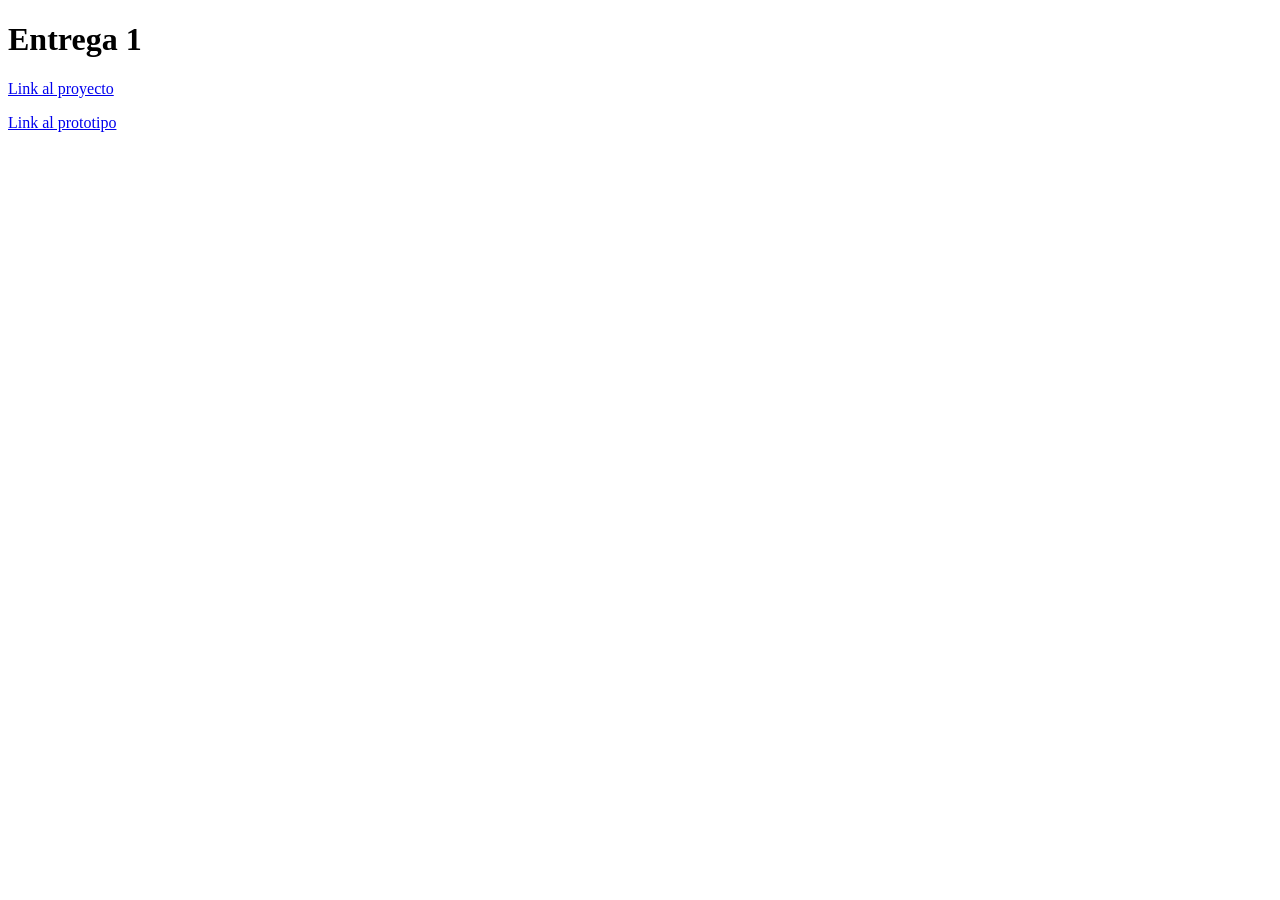
<file: Entrega1/index.html>
<!DOCTYPE html>
<html lang="es">
<head>
  <meta charset="UTF-8">
  <title>Entrega</title>
</head>
<body>
  <h1>Entrega 1</h1>
  <p><a href="https://www.figma.com/design/CqTTtU4QlnoVjXC7O8yoIb/tpe-entrega-1-grupo-15?node-id=73-565&t=6qr1GurvFnPlDeMV-1">Link al proyecto</a></p>
  <p><a href="https://www.figma.com/design/CqTTtU4QlnoVjXC7O8yoIb/tpe-entrega-1-grupo-15?node-id=73-565&t=cZD7wKF3hQrmsvrB-1">Link al prototipo</a></p>
</body>
</html>
</file>
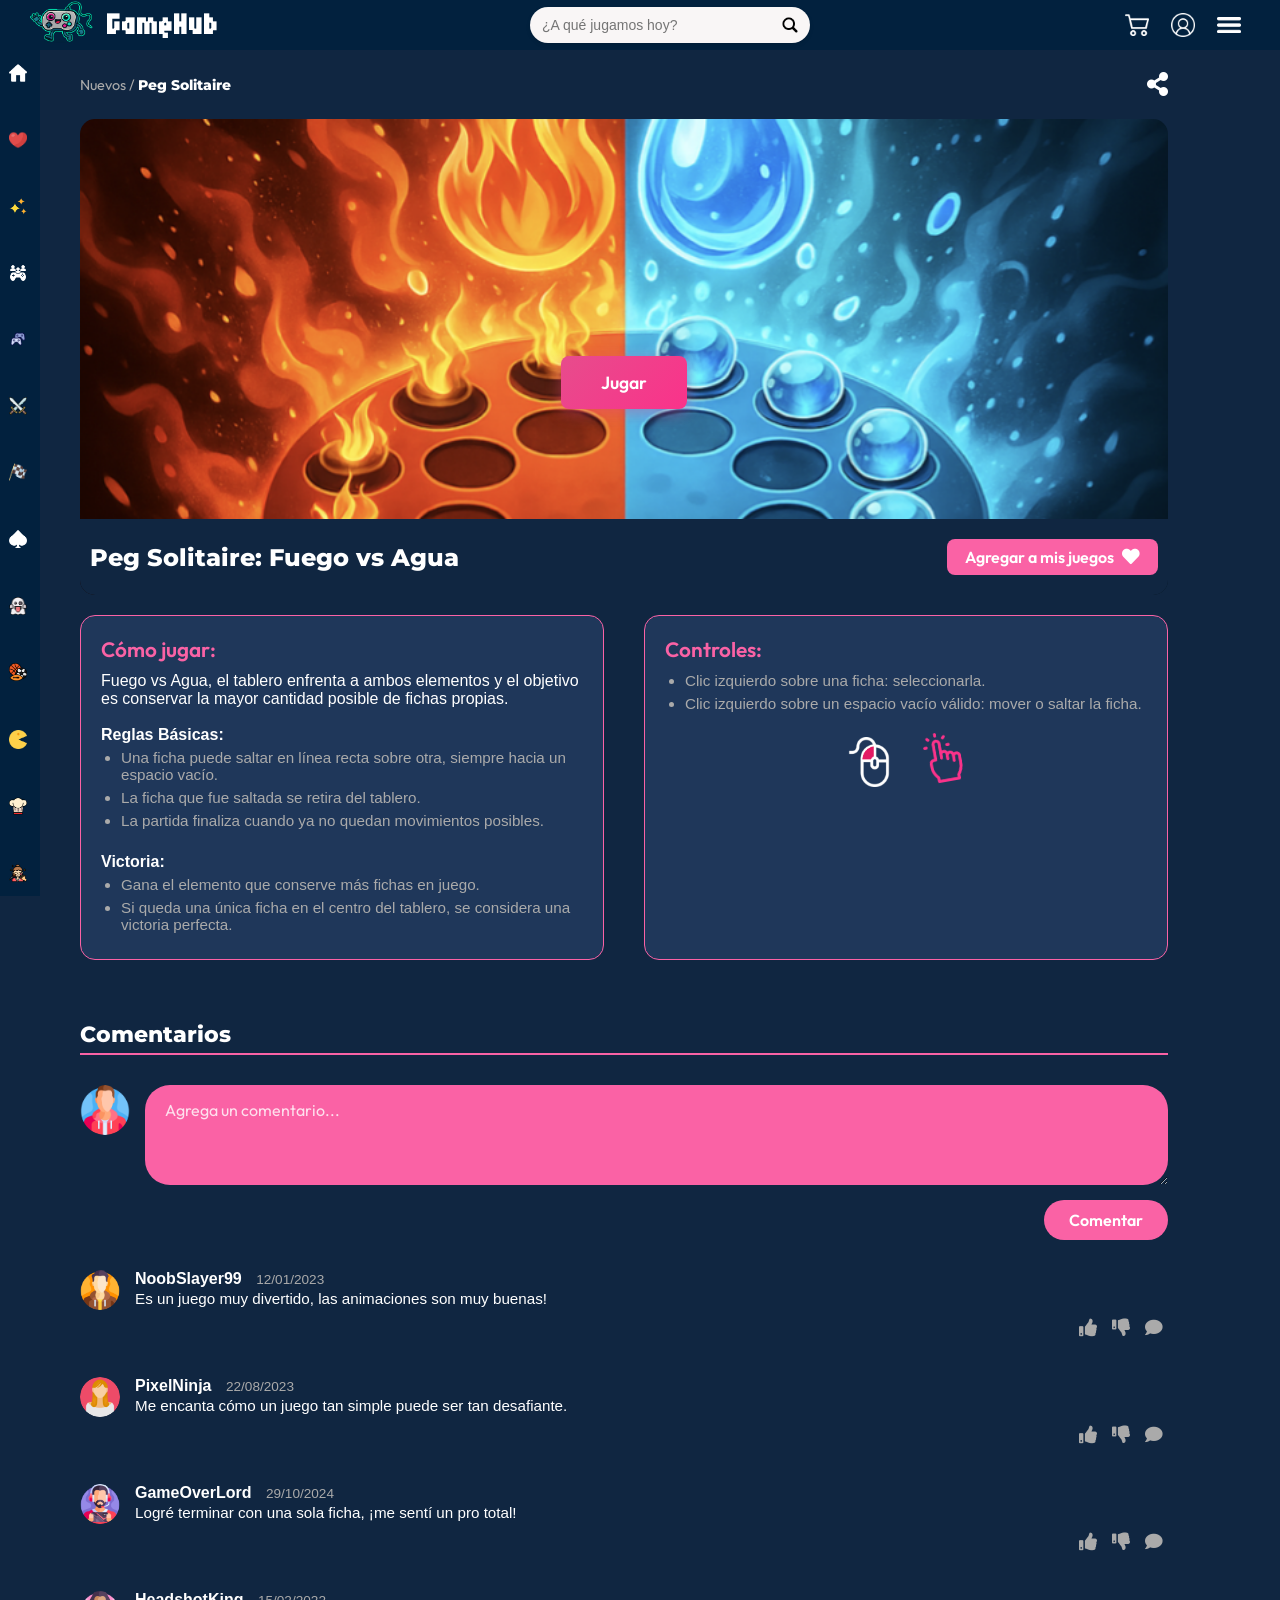
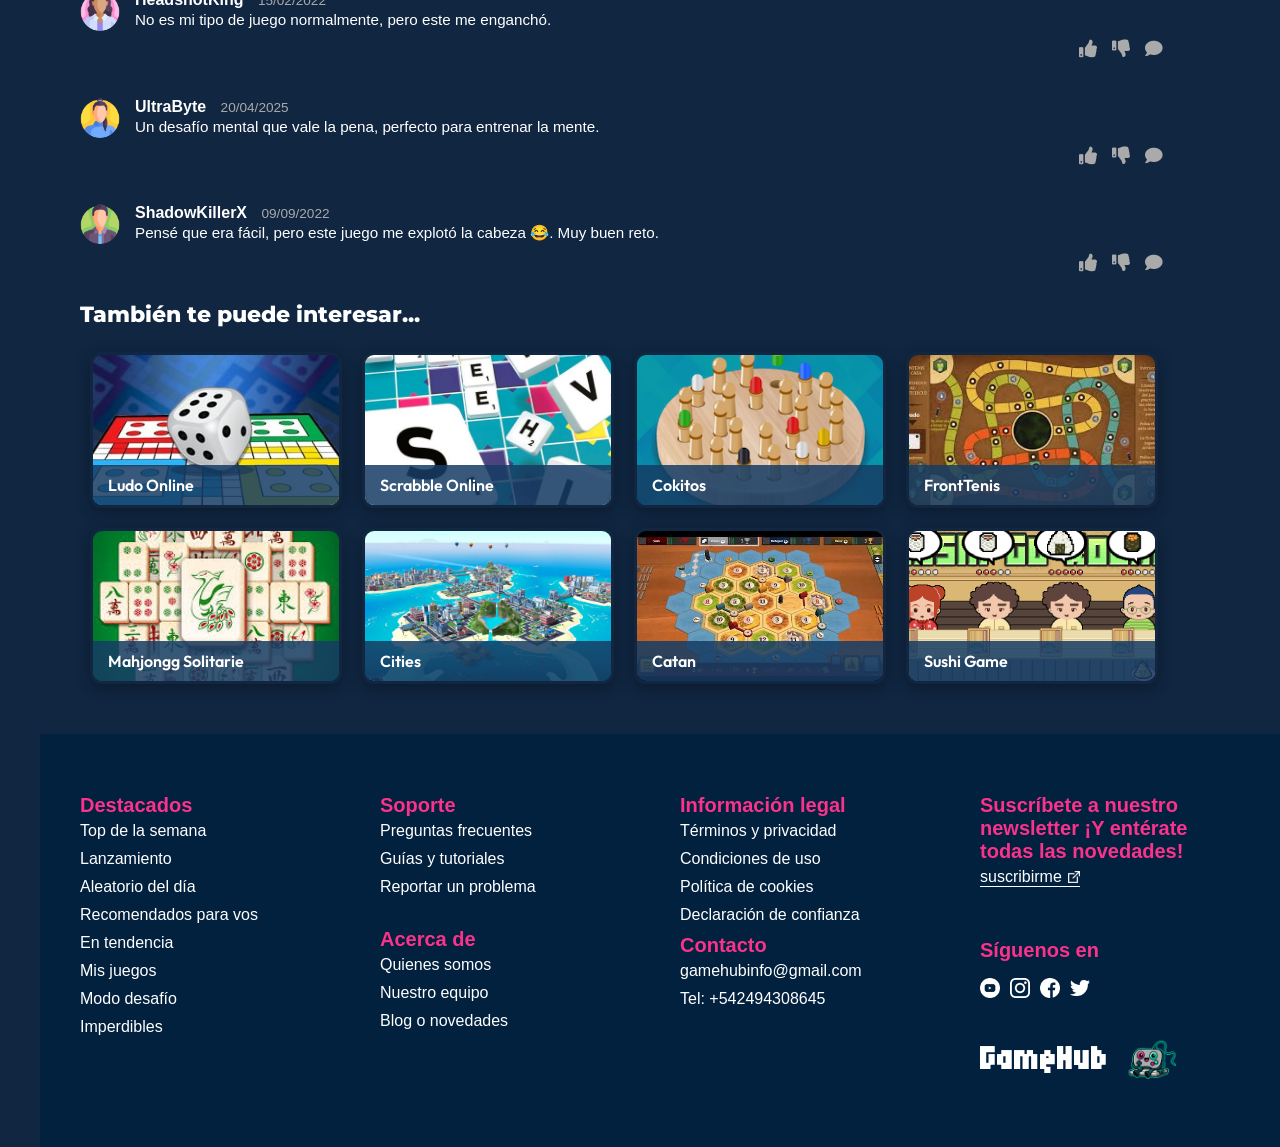
<file: Entrega2/juegoPeg.html>
<!DOCTYPE html>
<html lang="es">
<head>
    <meta charset="UTF-8">
    <meta name="viewport" content="width=device-width, initial-scale=1.0">
    <title>Peg Solitaire</title>
    
    <link rel="stylesheet" href="css/barras.css">    
    <link rel="stylesheet" href="css/juego.css">     
    <link rel="stylesheet" href="css/footer.css">

    <link rel="stylesheet" href="https://cdnjs.cloudflare.com/ajax/libs/font-awesome/5.15.4/css/all.min.css">
    <link rel="preconnect" href="https://fonts.googleapis.com">
    <link rel="preconnect" href="https://fonts.gstatic.com" crossorigin>
    <link href="https://fonts.googleapis.com/css2?family=Micro+5&display=swap" rel="stylesheet">
    <link href="https://fonts.googleapis.com/css2?family=Montserrat:wght@500;800&display=swap" rel="stylesheet">
    <link href="https://fonts.googleapis.com/css2?family=Outfit:wght@700;800&display=swap" rel="stylesheet">

</head>
<body>

  <section id="seccion-header">
    <header>
      <div class="logo">
        <a href="home.php">
          <img src="images/iconos_barra_header/icono_GameHub.png" alt="GameHub">
        </a>
        <h1>GameHub</h1>
      </div>

        <!-- Buscador -->
        <div class="buscador-wrapper">
            <div class="buscador">
                <input type="text" placeholder="¿A qué jugamos hoy?">
                <img src="images/iconos_barra_header/lupa.png" alt="Buscar" class="lupa-icono">
            </div>
        </div>

      <!-- Acciones (carrito, perfil, menú) -->
      <div class="acciones">
        <!-- Carrito -->
        <button class="icon-btn">
          <img src="images/iconos_barra_header/carrito-de-compras.png" alt="Carrito">
        </button>

        <!-- Perfil -->
        <div class="menu-container">
          <button class="icon-btn toggle-menu" data-target="menu-perfil">
            <img src="images/iconos_barra_header/usuario.png" alt="Perfil">
          </button>
          <div id="menu-perfil" class="menu">
            <img src="images/iconos_barra_header/avatar.png" alt="avatar" class="avatar">
            <h3>NICKNAME</h3>
            <p>Configuraciones de la cuenta</p>
            <ul>
              <li>Editar Nickname</li>
              <li>Editar Avatar</li>
              <li>Correo electrónico</li>
              <li>Contraseña</li>
              <li>Idioma</li>
            </ul>
          </div>
        </div>

        <!-- Menú hamburguesa -->
        <div class="hamb-wrapper">
          <div class="menu-container">
            <button class="icon-btn toggle-menu" data-target="menu-redes">
              <img src="images/iconos_barra_header/menu.png" alt="Menú">
            </button>
            <div id="menu-redes" class="menu">
              <ul>
                <li id="logout-link"><a href="#" >Log Out</a><img src="images/iconos_menu_hamb/log-out.png" alt="Salir"></li>
                <li><a href="#">Facebook</a><img src="images/iconos_menu_hamb/facebook.png" alt="Facebook"></li>
                <li><a href="#">Instagram</a><img src="images/iconos_menu_hamb/instagram.png" alt="Instagram"></li>
                <li><a href="#">Youtube</a><img src="images/iconos_menu_hamb/youtube.png" alt="Youtube"></li>
                <li><a href="#">Twitter</a><img src="images/iconos_menu_hamb/twitter.png" alt="Twitter"></li>
              </ul>
            </div>
          </div>
        </div>
      </div>
    </header>
  </section>

  <section id="seccion-sidebar">
    <nav class="sidebar">
        <ul>
        <li><a href="home.php"><i class="active"><img src="images/iconos_nav_bar/casa-home.png"></i><span>Home</span></a></li>
        <li><a href="#"><i class="active"><img src="images/iconos_nav_bar/corazon-favs.png"></i><span>Mis juegos</span></a></li>
        <li><a href="#"><i class="active"><img src="images/iconos_nav_bar/estrellas-new.png"></i><span>Nuevos</span></a></li>
        <li><a href="#"><i class="active"><img src="images/iconos_nav_bar/joystick-multijugador.png"></i><span>Multijugador</span></a></li>
        <li><a href="#"><i class="active"><img src="images/iconos_nav_bar/controles-2-players.png"></i><span>2 jugadores</span></a></li>
        <li><a href="#"><i class="active"><img src="images/iconos_nav_bar/espadas-accion.png"></i><span>Accion</span></a></li>
        <li><a href="#"><i class="active"><img src="images/iconos_nav_bar/bandera-carreras.png"></i><span>Carreras</span></a></li>
        <li><a href="#"><i class="active"><img src="images/iconos_nav_bar/pikas-de-mesa.png"></i><span>De mesa</span></a></li>
        <li><a href="#"><i class="active"><img src="images/iconos_nav_bar/fantasma-terror.png"></i><span>Terror</span></a></li>
        <li><a href="#"><i class="active"><img src="images/iconos_nav_bar/pelotas-deportes.png"></i><span>Deportes</span></a></li>
        <li><a href="#"><i class="active"><img src="images/iconos_nav_bar/pacman-clasicos.png"></i><span>Clasicos</span></a></li>
        <li><a href="#"><i class="active"><img src="images/iconos_nav_bar/gorro-cocina.png"></i><span>Cocina</span></a></li>
        <li><a href="#"><i class="active"><img src="images/iconos_nav_bar/maquillaje.png"></i><span>Belleza</span></a></li>
        </ul>
    </nav>
</section>

<main class="game-page">

    <section class="game-breadcrumb-header">
        <div class="breadcrumb">
            Nuevos / <span>Peg Solitaire</span>
        </div>
        <button class="share-btn">
            <i class="fas fa-share-alt"></i>
        </button>
    </section>

    <section class="game-banner-container">
        <div class="game-banner-card">
            <img src="images/pegSolitarie.png" alt="Peg Solitaire: Fuego vs Agua" class="banner-image">
            
            <div class="banner-overlay">
                <button class="btn-primary-play" id="playButton">Jugar</button>
            </div>
            
            <div class="card-footer">
                <h2>Peg Solitaire: Fuego vs Agua</h2>
                <button class="btn-add-game" id="addToMyGamesBtn">
                    Agregar a mis juegos <i class="fas fa-heart"></i>
                </button>
            </div>
        </div>
    </section>
    
    <section class="game-info-details">
        <div class="info-section how-to-play">
            <h3>Cómo jugar:</h3>
            <p>Fuego vs Agua, el tablero enfrenta a ambos elementos y el objetivo es conservar la mayor cantidad posible de fichas propias.</p> <br>
            <h4>Reglas Básicas:</h4>
            <ul>
                <li>Una ficha puede saltar en línea recta sobre otra, siempre hacia un espacio vacío.</li>
                <li>La ficha que fue saltada se retira del tablero.</li>
                <li>La partida finaliza cuando ya no quedan movimientos posibles.</li>
            </ul> <br>
            <h4>Victoria:</h4> 
            <ul>
                <li>Gana el elemento que conserve más fichas en juego.</li>
                <li>Si queda una única ficha en el centro del tablero, se considera una victoria perfecta.</li>
            </ul>
        </div>
        <div class="info-section controls">
            <h3>Controles:</h3>
            <ul>
                <li>Clic izquierdo sobre una ficha: seleccionarla.</li>
                <li>Clic izquierdo sobre un espacio vacío válido: mover o saltar la ficha.</li>
            </ul>
            <div class="controls">
                <img src="images/mouseBtnIzq.PNG" alt="Icono de Control de Mouse" class="control-image">
                <img src="images/seleccione.png" alt="Icono de Seleccionar" class="control-image hand-icon">
            </div>
        </div>
    </section>

  <section class="comments-section">
    <h2>Comentarios</h2>
    <div class="comment-input-area">
        <img src="images/imgAvatarComentarios/hombre1.png" alt="Avatar" class="user-avatar">
        <textarea placeholder="Agrega un comentario..." class="comment-textarea"></textarea>
    </div>
    <button class="btn-comment-submit">Comentar</button>
    
    <div class="comment-item">
        <img src="images/imgAvatarComentarios/hombre2.png" alt="Avatar" class="user-avatar">
        
        <div class="comment-content">
            
            <div class="comment-header">
                <span class="comment-username">NoobSlayer99</span>
                <span class="comment-date">12/01/2023</span>
            </div>
            
            <p class="comment-text">Es un juego muy divertido, las animaciones  son muy buenas!</p>
            
            <div class="comment-actions">
                <i class="fas fa-thumbs-up"></i>
                <i class="fas fa-thumbs-down"></i>
                <i class="fas fa-comment"></i>
            </div>
        </div>
    </div>


    <div class="comment-item">
        <img src="images/imgAvatarComentarios/mujer3.png" alt="Avatar" class="user-avatar">
        
        <div class="comment-content">
            
            <div class="comment-header">
                <span class="comment-username">PixelNinja</span>
                <span class="comment-date">22/08/2023</span>
            </div>
            
            <p class="comment-text">Me encanta cómo un juego tan simple puede ser tan desafiante.</p>
            
            <div class="comment-actions">
                <i class="fas fa-thumbs-up"></i>
                <i class="fas fa-thumbs-down"></i>
                <i class="fas fa-comment"></i>
            </div>
        </div>
    </div>

    <div class="comment-item">
        <img src="images/imgAvatarComentarios/hombre4.png" alt="Avatar" class="user-avatar">
        
        <div class="comment-content">
            
            <div class="comment-header">
                <span class="comment-username">GameOverLord</span>
                <span class="comment-date">29/10/2024</span>
            </div>
            
            <p class="comment-text">Logré terminar con una sola ficha, ¡me sentí un pro total!</p>
            
            <div class="comment-actions">
                <i class="fas fa-thumbs-up"></i>
                <i class="fas fa-thumbs-down"></i>
                <i class="fas fa-comment"></i>
            </div>
        </div>
    </div>

    <div class="comment-item">
        <img src="images/imgAvatarComentarios/mujer5.png" alt="Avatar" class="user-avatar">
        
        <div class="comment-content">
            
            <div class="comment-header">
                <span class="comment-username">HeadshotKing</span>
                <span class="comment-date">15/02/2022</span>
            </div>
            
            <p class="comment-text">No es mi tipo de juego normalmente, pero este me enganchó.</p>
            
            <div class="comment-actions">
                <i class="fas fa-thumbs-up"></i>
                <i class="fas fa-thumbs-down"></i>
                <i class="fas fa-comment"></i>
            </div>
        </div>
    </div>

    <div class="comment-item">
        <img src="images/imgAvatarComentarios/mujer6.png" alt="Avatar" class="user-avatar">
        
        <div class="comment-content">
            
            <div class="comment-header">
                <span class="comment-username">UltraByte</span>
                <span class="comment-date">20/04/2025</span>
            </div>
            
            <p class="comment-text">Un desafío mental que vale la pena, perfecto para entrenar la mente.</p>
            
            <div class="comment-actions">
                <i class="fas fa-thumbs-up"></i>
                <i class="fas fa-thumbs-down"></i>
                <i class="fas fa-comment"></i>
            </div>
        </div>
    </div>
    
    <div class="comment-item">
        <img src="images/imgAvatarComentarios/hombre7.png" alt="Avatar" class="user-avatar">
        
        <div class="comment-content">
            
            <div class="comment-header">
                <span class="comment-username">ShadowKillerX</span>
                <span class="comment-date">09/09/2022</span>
            </div>
            
            <p class="comment-text">Pensé que era fácil, pero este juego me explotó la cabeza 😂. Muy buen reto.</p>
            
            <div class="comment-actions">
                <i class="fas fa-thumbs-up"></i>
                <i class="fas fa-thumbs-down"></i>
                <i class="fas fa-comment"></i>
            </div>
        </div>
    </div>

    </section>

    <section class="related-games-section">
        <h2>También te puede interesar...</h2>
        <div class="games-grid">
            <div class="game-card">
                <img src="images/imgTambienInteresa/recom1.jpg" alt="Ludo Online" class="game-image">
                <div class="game-title-overlay">
                   Ludo Online
                </div>
            </div>
            <div class="game-card">
                <img src="images/imgTambienInteresa/recom2.jpg" alt="Scrabble Online" class="game-image">
                <div class="game-title-overlay">
                    Scrabble Online
                </div>
            </div>
            <div class="game-card">
                <img src="images/imgTambienInteresa/recom3.png" alt="Cokitos" class="game-image">
                <div class="game-title-overlay">
                    Cokitos
                </div>
            </div>
            <div class="game-card">
                <img src="images/imgTambienInteresa/recom4.jpeg" alt="FrontTenis" class="game-image">
                <div class="game-title-overlay">
                   FrontTenis
                </div>
            </div>
        </div>
         <div class="games-grid">
            <div class="game-card">
                <img src="images/imgTambienInteresa/recom5.jpeg" alt="Mahjongg Solitarie" class="game-image">
                <div class="game-title-overlay">
                    Mahjongg Solitarie
                </div>
            </div>
            <div class="game-card">
                <img src="images/imgTambienInteresa/recom6.jpeg" alt="Cities" class="game-image">
                <div class="game-title-overlay">
                    Cities
                </div>
            </div>
            <div class="game-card">
                <img src="images/imgTambienInteresa/recom7.jpg" alt="Catan" class="game-image">
                <div class="game-title-overlay">
                    Catan
                </div>
            </div>
            <div class="game-card">
                <img src="images/imgTambienInteresa/recom8.png" alt="Sushi Game" class="game-image">
                <div class="game-title-overlay">
                    Sushi Game
                </div>
        </div>
    </section>

</main>

<footer class="footer">
    <div class="footer-container">
        <div class="footer-column">
            <h3>Destacados</h3>
            <ul class="ul-footer">
                <li>Top de la semana</li>
                <li>Lanzamiento</li>
                <li>Aleatorio del día</li>
                <li>Recomendados para vos</li>
                <li>En tendencia</li>
                <li>Mis juegos</li>
                <li>Modo desafío</li>
                <li>Imperdibles</li>
            </ul>
        </div>

        <div class="footer-column">
            <h3>Soporte</h3>
            <ul class="ul-footer">
                <li>Preguntas frecuentes</li>
                <li>Guías y tutoriales</li>
                <li>Reportar un problema</li>
            </ul>

            <h3 class="margin-top">Acerca de</h3>
            <ul class="ul-footer">
                <li>Quienes somos</li>
                <li>Nuestro equipo</li>
                <li>Blog o novedades</li>
            </ul>
        </div>

        <div class="footer-column">
            <h3>Información legal</h3>
            <ul class="ul-footer">
                <li>Términos y privacidad</li>
                <li>Condiciones de uso</li>
                <li>Política de cookies</li>
                <li>Declaración de confianza</li>
            </ul>

            <h3>Contacto</h3>
            <ul class="ul-footer">
                <li>gamehubinfo@gmail.com</li>
                <li>Tel: +542494308645</li>
            </ul>
        </div>

        <div class="footer-column">
            <h3>Suscríbete a nuestro newsletter ¡Y entérate todas las novedades!</h3>
            <a href="#" class="subscribe-link">suscribirme 
                <img src="images/imgFooter/flecha.png" alt="flecha" class="icono-flecha">
            </a>

            <h3 class="margin-top">Síguenos en</h3>
                <div class="social-icons">               
                    <img src="images/imgFooter/youtube.png" alt="YouTube">
                    <img src="images/imgFooter/instagram.png" alt="Instagram">
                    <img src="images/imgFooter/facebook.png" alt="Facebook">
                    <img src="images/imgFooter/twitter.png" alt="Twitter">
                </div>

            <div class="logos">
                <span class="logo-text">GameHub</span>
                <div class="logo-icon">
                    <img src="images/imgFooter/logoSentado.png" alt="logo GameHub">
                </div>
            </div>
        </div>
    </div>
</footer>


<script src="js/agregarJuego.js"></script>
<script src="js/barras.js"></script>
<script src="js/redireccionamiento.js"></script>

</body>
</html>
</file>
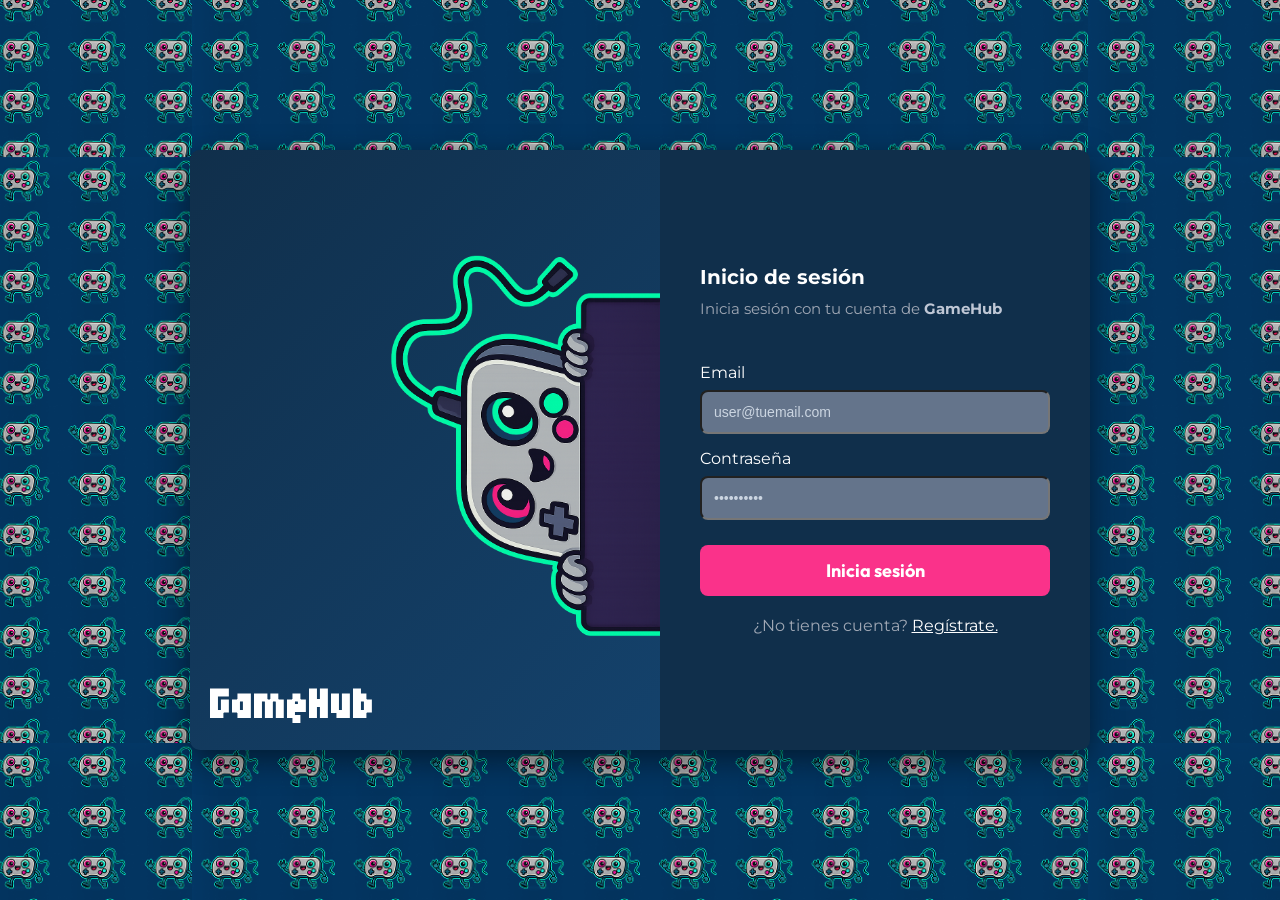
<file: Entrega2/logIn.html>
<!doctype html>
<html lang="es">
  <head>
    <meta charset="UTF-8" />
    <link href="https://fonts.googleapis.com/css2?family=Montserrat&family=Outfit&family=Micro+5&display=swap" rel="stylesheet">
    <link href="./css/login.css" rel="stylesheet">
    <meta name="viewport" content="width=device-width, initial-scale=1.0" />
    <title>Inicio de Sesión</title>
  </head>
  <body>
    <div class="container">
      <div class="image-side">
        <img src="./images/imgInicioSesion/logoAcostado.png" alt="GameHub" class="side-image">
        <p class="brand-text">GameHub</p>
      </div>

      <!-- PANEL DERECHO -->
      <div class="right-side">
        <!-- LOGIN -->
        <div class="form-side" id="login-form">
          <h2>Inicio de sesión</h2>
          <p class="subtitle">Inicia sesión con tu cuenta de <span class="name">GameHub</span></p>

          <form id="inicioSesion">
            <label for="login-email">Email</label>
            <input type="email" id="login-email" placeholder="user@tuemail.com" required>

            <label for="login-password">Contraseña</label>
            <input type="password" id="login-password" placeholder="••••••••••" required>

            <button type="submit" class="btn-primary">Inicia sesión</button>
          </form>

          <p class="bottom-text">¿No tienes cuenta? <a href="#" id="ir-a-registro">Regístrate.</a></p>
        </div>

        <!-- REGISTRO -->
        <div class="form-side hidden" id="register-form">
          <h2>Registrarse</h2>

          <form id="form-registro"> 
              <label for="register-name">Nombre y apellido*</label> 
              <input type="text" id="register-name" required> 

              <label for="register-nickname">Nickname</label> 
              <input type="text" id="register-nickname">

              <label for="register-age">Edad*</label> 
              <input type="number" id="register-age" required> 

              <label for="register-email">Email*</label> 
              <input type="email" id="register-email" required> 
              
              <label for="register-password">Contraseña*</label> 
              <input type="password" id="register-password" required> 
              
              <label for="register-confirm">Repetir contraseña*</label> 
              <input type="password" id="register-confirm" required> 
              
              <div class="recaptcha-container"> 
                  <img src="./images/imgInicioSesion/captcha.jpg" alt="reCAPTCHA" class="recaptcha-image"> 
              </div> 
              
              <button type="submit" class="btn-primary">Regístrate</button> 
          </form>

          <p class="bottom-text">¿Ya tienes cuenta? <a href="#" id="ir-a-login">Inicia sesión.</a></p>
        </div>

        <!-- SUCCESS -->
        <div class="success-message hidden" id="success-message">
          <div class="success-icon">✓</div>
          <h2>¡Registro Exitoso!</h2>
          <p>Tu cuenta ha sido creada correctamente</p>
        </div>
      </div>
    </div>

    <script type="module" src="./js/login.js"></script>
    <script type="module" src="./js/redireccionamiento.js"></script>
  </body>
</html>
</file>
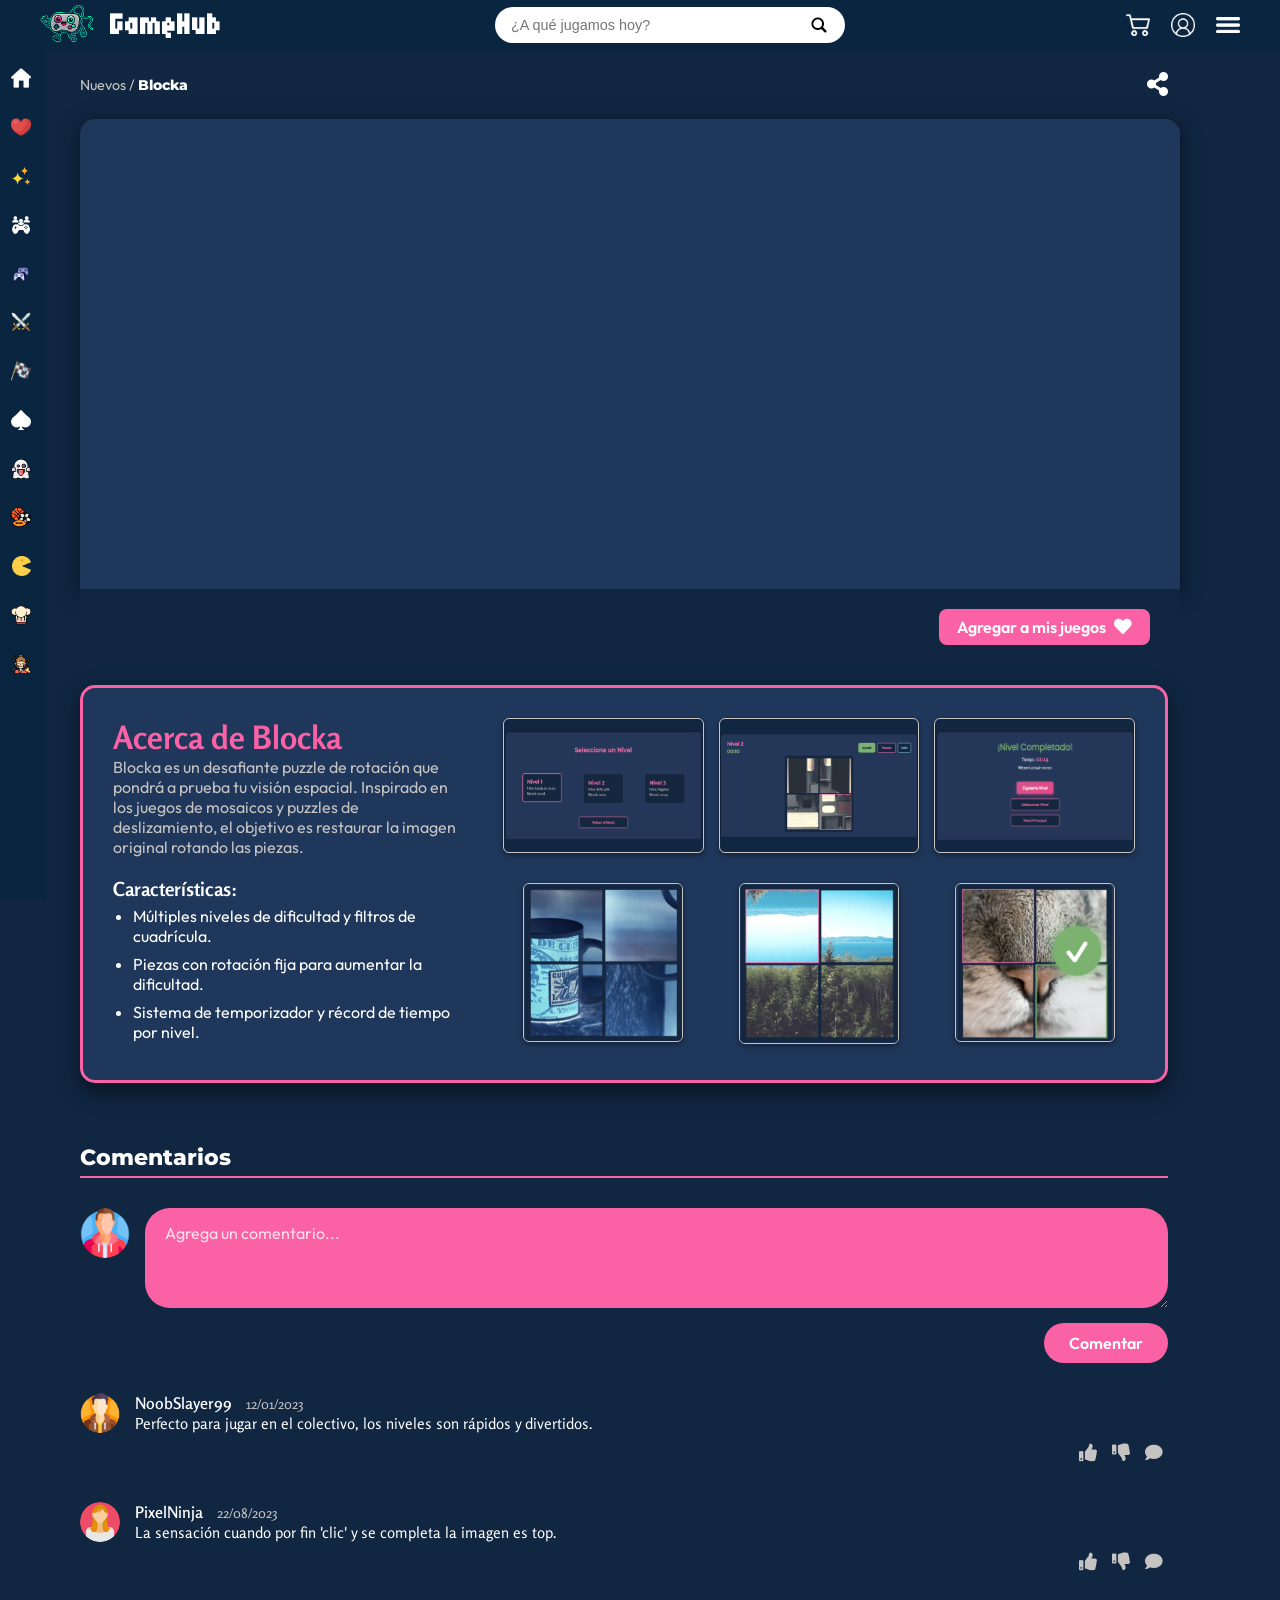
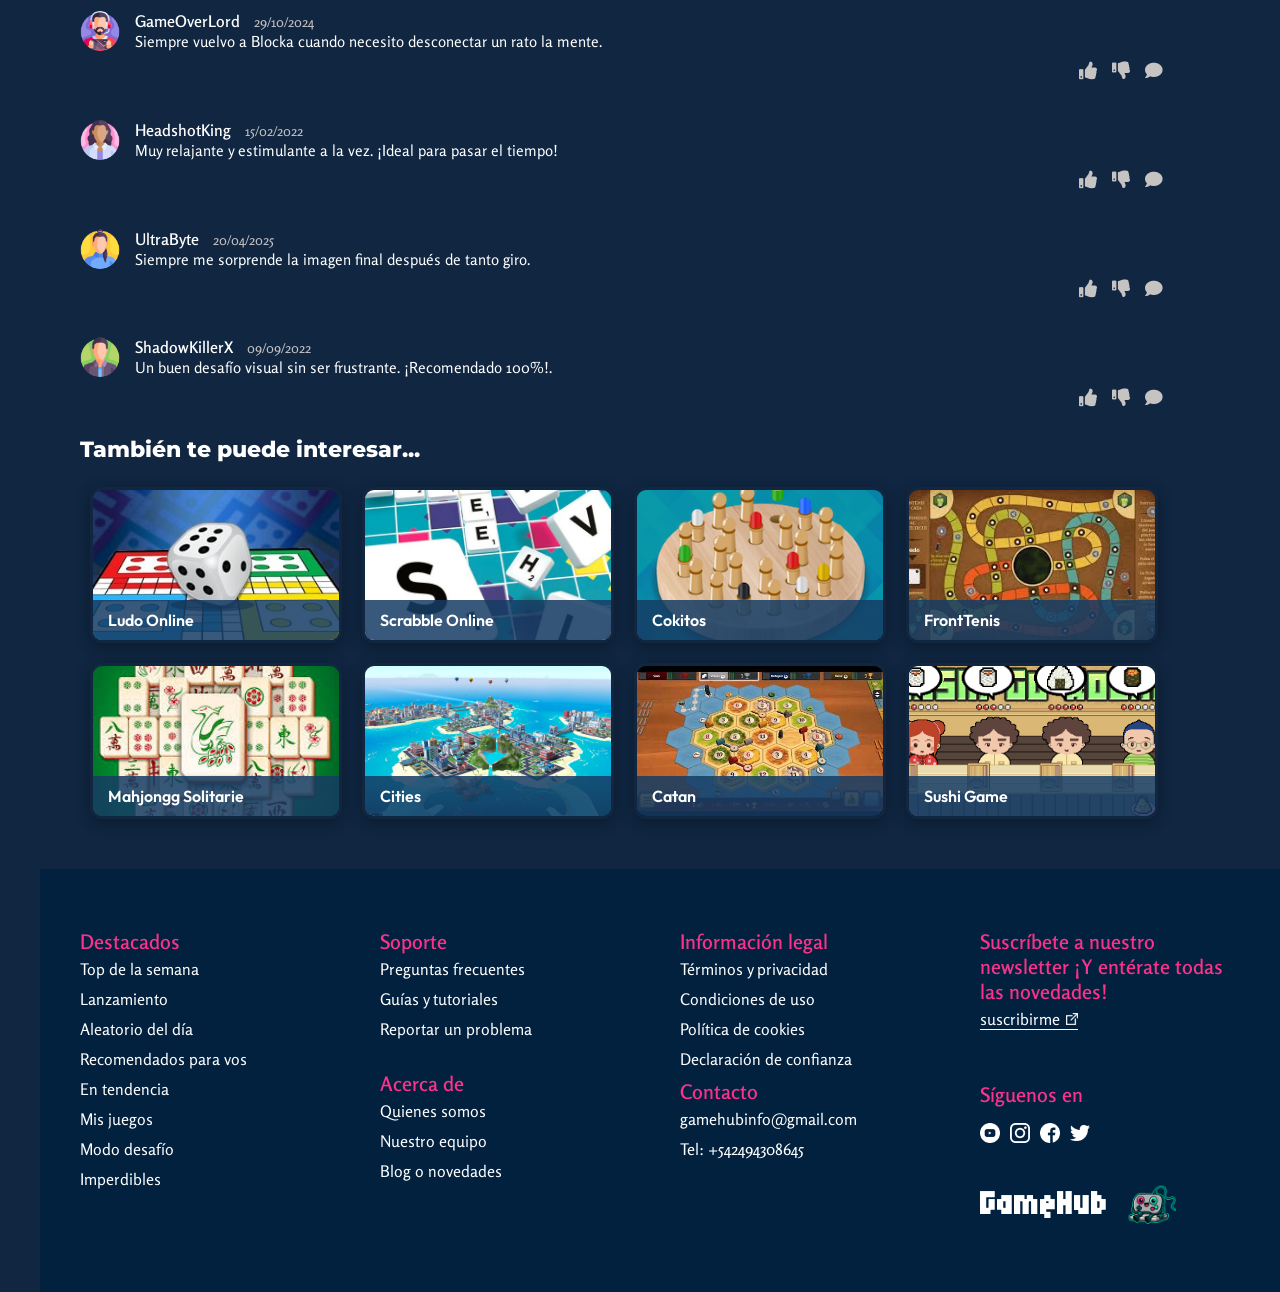
<file: Entrega3/blocka.html>
<!DOCTYPE html>
<html lang="es">
<head>
    <meta charset="UTF-8">
    <meta name="viewport" content="width=device-width, initial-scale=1.0">
    <title>Blocka</title>
    
    <link rel="stylesheet" href="css/barras.css">  
    <link rel="stylesheet" href="css/juego.css">
    <link rel="stylesheet" href="css/footer.css">    
    <link rel="stylesheet" href="css/blocka.css"> 

    <link rel="stylesheet" href="https://cdnjs.cloudflare.com/ajax/libs/font-awesome/5.15.4/css/all.min.css">
    <link rel="preconnect" href="https://fonts.googleapis.com">
    <link rel="preconnect" href="https://fonts.gstatic.com" crossorigin>
    <link href="https://fonts.googleapis.com/css2?family=Montserrat:wght@600;700&family=Outfit:wght@400;600;700&family=Orbitron:wght@400;500;600;700;800;900&family=Rosario:wght@400;700&family=Roboto:wght@400;600&family=Micro+5&family=Freckle+Face&family=Poppins&display=swap" rel="stylesheet">

</head>
<body>

    <header class="header">
            <div class="header-left" id="logo-inicio" onclick="window.location.href='home.html'" style="cursor: pointer;">
        <img src="img/iconos_barra_header/icono_GameHub.png" alt="GameHub Logo" class="logo">
        <h1 class="site-title">GameHub</h1>
    </div>

        <div class="header-center">
            <div class="search-bar">
                <input type="text" placeholder="¿A qué jugamos hoy?" class="search-input">
                <button class="search-button">
                    <img src="img/iconos_barra_header/lupa.png" alt="Buscar" class="icon-img">
                </button>
            </div>
        </div>

        <div class="header-right">
            <button class="icon-button cart-button">
                <img src="img/iconos_barra_header/carrito-de-compras.png" alt="Carrito" class="icon-img">
            </button>
            <button class="icon-button profile-button toggle-menu" data-target="profileDropdown">
                <img src="img/iconos_barra_header/usuario.png" alt="Perfil" class="icon-img">
            </button>
            <button class="icon-button hamburger-button toggle-menu" data-target="hamburgerDropdown">
                <img src="img/iconos_barra_header/menu.png" alt="Menú" class="icon-img">
            </button>
        </div>
    </header>

    <div class="dropdown profile-dropdown menu" id="profileDropdown"> 
        <div class="profile-header">
            <img src="img/iconos_barra_header/avatar.png" alt="Avatar" class="profile-avatar">
            <div class="profile-info">
                <p class="profile-nickname">NICKNAME</p>
            </div>
        </div>
        <ul class="dropdown-menu">
            <li><a href="#" class="dropdown-item">Configuraciones de la cuenta</a></li>
            <li><a href="#" class="dropdown-item">Editar Nickname</a></li>
            <li><a href="#" class="dropdown-item">Editar avatar</a></li>
            <li><a href="#" class="dropdown-item">Correo electrónico</a></li>
            <li><a href="#" class="dropdown-item">Contraseña</a></li>
            <li><a href="#" class="dropdown-item">Idioma</a></li>
        </ul>
    </div>

    <div class="dropdown hamburger-dropdown menu" id="hamburgerDropdown">
        <ul class="dropdown-menu">
            <li><a href="login.html" class="dropdown-item" id="logout-link">
                LogOut
                <img src="img/iconos_menu_hamb/log-out.png" alt="LogOut" class="menu-icon">
            </a></li>
            <li class="mobile-only"><a href="home.html" class="dropdown-item">
                Home
                <img src="img/iconos_nav_bar/casa-home.png" alt="Home" class="menu-icon">
            </a></li>
            <li class="mobile-only"><a href="#" class="dropdown-item">
                Mis Juegos
                <img src="img/iconos_nav_bar/corazon-favs.png" alt="Multijugador" class="menu-icon">
            </a></li>
            <li class="mobile-only"><a href="#" class="dropdown-item">
                Nuevos
                <img src="img/iconos_nav_bar/estrellas-new.png" alt="2 jugadores" class="menu-icon">
            </a></li>
            <li class="mobile-only"><a href="#" class="dropdown-item">
                Multijugador
                <img src="img/iconos_nav_bar/joystick-multijugador.png" alt="Clásicos" class="menu-icon">
            </a></li>
            <li class="mobile-only"><a href="#" class="dropdown-item">
                2 Jugadores
                <img src="img/iconos_nav_bar/controles-2-players.png" alt="De mesa" class="menu-icon">
            </a></li>
            <li class="mobile-only"><a href="#" class="dropdown-item">
                Acción
                <img src="img/iconos_nav_bar/espadas-accion.png" alt="Acción" class="menu-icon">
            </a></li>
            <li class="mobile-only"><a href="#" class="dropdown-item">
                Carreras
                <img src="img/iconos_nav_bar/bandera-carreras.png" alt="Belleza" class="menu-icon">
            </a></li>
            <li class="mobile-only"><a href="#" class="dropdown-item">
                De Mesa
                <img src="img/iconos_nav_bar/pikas-de-mesa.png" alt="Cocina" class="menu-icon">
            </a></li>
            <li class="mobile-only"><a href="#" class="dropdown-item">
                Terror
                <img src="img/iconos_nav_bar/fantasma-terror.png" alt="Deportes" class="menu-icon">
            </a></li>
            <li class="mobile-only"><a href="#" class="dropdown-item">
                Deportes
                <img src="img/iconos_nav_bar/pelotas-deportes.png" alt="Terror" class="menu-icon">
            </a></li>
               <li class="mobile-only"><a href="#" class="dropdown-item">
                Clásicos
                <img src="img/iconos_nav_bar/pacman-clasicos.png" alt="Cocina" class="menu-icon">
            </a></li>
            <li class="mobile-only"><a href="#" class="dropdown-item">
                Cocina
                <img src="img/iconos_nav_bar/gorro-cocina.png" alt="Deportes" class="menu-icon">
            </a></li>
            <li class="mobile-only"><a href="#" class="dropdown-item">
                Belleza
                <img src="img/iconos_nav_bar/maquillaje.png" alt="Terror" class="menu-icon">
            </a></li>

            <li class="desktop-only"><a href="#" class="dropdown-item">
                Instagram
                <img src="img/iconos_menu_hamb/instagram.png" alt="Instagram" class="menu-icon">
            </a></li>
            <li class="desktop-only"><a href="#" class="dropdown-item">
                Facebook
                <img src="img/iconos_menu_hamb/facebook.png" alt="Facebook" class="menu-icon">             
            </a></li>
            <li class="desktop-only"><a href="#" class="dropdown-item">
                Twitter
                <img src="img/iconos_menu_hamb/twitter.png" alt="Twitter" class="menu-icon">
            </a></li>
            <li class="desktop-only"><a href="#" class="dropdown-item">
                Youtube
                <img src="img/iconos_menu_hamb/youtube.png" alt="Twitter" class="menu-icon">               
            </a></li>
        </ul>
    </div>

    <aside class="sidebar" id="sidebar">
        <nav class="sidebar-nav">
            <a href="home.html" class="sidebar-item" id="enlace-home-sidebar">
                <img src="img/iconos_nav_bar/casa-home.png" alt="Home" class="sidebar-icon">
                <span class="sidebar-text">Home</span>
            </a>
            <a href="#" class="sidebar-item">
                <img src="img/iconos_nav_bar/corazon-favs.png" alt="Multijugador" class="sidebar-icon">
                <span class="sidebar-text">Mis Juegos</span>
            </a>
            <a href="#" class="sidebar-item">
                <img src="img/iconos_nav_bar/estrellas-new.png" alt="2 jugadores" class="sidebar-icon">
                <span class="sidebar-text">Nuevos</span>
            </a>
            <a href="#" class="sidebar-item">
                <img src="img/iconos_nav_bar/joystick-multijugador.png" alt="Clásicos" class="sidebar-icon">
                <span class="sidebar-text">Multijugador</span>
            </a>
            <a href="#" class="sidebar-item">
                <img src="img/iconos_nav_bar/controles-2-players.png" alt="De mesa" class="sidebar-icon">
                <span class="sidebar-text">2 Jugadores</span>
            </a>
            <a href="#" class="sidebar-item">
                <img src="img/iconos_nav_bar/espadas-accion.png" alt="Acción" class="sidebar-icon">
                <span class="sidebar-text">Acción</span>
            </a>
            <a href="#" class="sidebar-item">
                <img src="img/iconos_nav_bar/bandera-carreras.png" alt="Belleza" class="sidebar-icon">
                <span class="sidebar-text">Carreras</span>
            </a>
            <a href="#" class="sidebar-item">
                <img src="img/iconos_nav_bar/pikas-de-mesa.png" alt="Cocina" class="sidebar-icon">
                <span class="sidebar-text">De mesa</span>
            </a>
            <a href="#" class="sidebar-item">
                <img src="img/iconos_nav_bar/fantasma-terror.png" alt="Deportes" class="sidebar-icon">
                <span class="sidebar-text">Terror</span>
            </a>
            <a href="#" class="sidebar-item">
                <img src="img/iconos_nav_bar/pelotas-deportes.png" alt="Terror" class="sidebar-icon">
                <span class="sidebar-text">Deportes</span>
            </a>
            <a href="#" class="sidebar-item">
                <img src="img/iconos_nav_bar/pacman-clasicos.png" alt="Cocina" class="sidebar-icon">
                <span class="sidebar-text">Clasicos</span>
            </a>
            <a href="#" class="sidebar-item">
                <img src="img/iconos_nav_bar/gorro-cocina.png" alt="Deportes" class="sidebar-icon">
                <span class="sidebar-text">Cocina</span>
            </a>
            <a href="#" class="sidebar-item">
                <img src="img/iconos_nav_bar/maquillaje.png" alt="Terror" class="sidebar-icon">
                <span class="sidebar-text">Belleza</span>
            </a>
        </nav>
    </aside>

<main class="game-page">
    <section class="game-breadcrumb-header">
        <div class="breadcrumb">
            Nuevos / <span>Blocka</span>
        </div>
        <button class="share-btn">
            <i class="fas fa-share-alt"></i>
        </button>
    </section>

<div id="blocka-wrapper">
    <div id="contenedor-juego">

    <div id="menu-principal">
        <h1>BLOCKA</h1>
        <p>Rota las piezas de la imagen hasta formar la imagen completa</p>
        <div class="botones-menu">
            <button class="boton boton-primario boton-principal-jugar" id="btn-jugar-inicio">Jugar</button>
            <button class="boton boton-secundario" id="btn-instrucciones">Instrucciones</button>
        </div>
    </div>

    <div id="instrucciones" class="oculto">
        <h2>Instrucciones</h2>
        
            <h3>Objetivo: Rotar todas las piezas de la imagen hasta formar la imagen completa.</h3>
            <div class="contenedor-mouse-control">
                <img src="img/blocka/prueba2.png" alt="Instrucciones Mouse" class="img-esquema">
            </div>
                <p><strong>Click Izquierdo:</strong> Rota la pieza 90° hacia la izquierda.</p>
                <p><strong>Click Derecho:</strong> Rota la pieza 90° hacia la derecha.</p>
        
            <h4>Ayuda: Si el nivel es difícil, puedes usar "Ayuda" para que una pieza se coloque correctamente. Se sumarán 5 segundos al contador.</h4>

        <div class="botones-menu-instrucciones">
            <button class="boton boton-secundario" id="btn-volver-menu-instrucciones">Volver al Menú</button>
        </div>
    </div>

    <div id="selector-nivel" class="oculto">
        <h2>Selecciona un Nivel</h2>
        <div class="grilla-niveles" id="grilla-niveles">
        </div>
        <button class="boton boton-secundario" id="btn-volver-menu-selector">Volver al Menú</button>
    </div>

    <div id="pantalla-pre-juego" class="oculto">
        <h2>Seleccionando imagen...</h2>
        <div id="imagenes-preview-container">
        </div>
        <p id="nivel-seleccionado-info"></p>
        </div>

    <div id="pantalla-juego" class="oculto">
        <div id="encabezado-juego">
            <div id="info-juego">
                <h2 id="titulo-nivel">Nivel 1</h2>
                <div id="temporizador">00:00</div>
            </div>
           <div id="controles-juego">
                <button id="boton-ayudita" class="boton boton-ayuda">Ayuda</button>
                
                <button class="boton boton-pausar" id="boton-pausar-juego">Pausar</button>
                
                <button class="boton boton-salir" id="btn-menu-juego">Salir</button>
            </div>
        </div>
        <div id="grilla-blocka">
        </div>
        <div id="mensaje-completado" class="oculto"> ✓</div>
    </div>


    <div id="pantalla-victoria" class="oculto">
        <h2>¡Nivel Completado!</h2>
        <p>Tiempo: <span class="tiempo-victoria" id="tiempo-victoria">00:00</span></p>
        <p id="mensaje-record"></p>
        <div class="botones-menu">
            <button class="boton boton-primario" id="boton-siguiente-nivel">Siguiente Nivel</button>
            <button class="boton boton-secundario" id="btn-seleccionar-nivel-victoria">Seleccionar Nivel</button>
            <button class="boton boton-secundario" id="btn-menu-victoria">Menú Principal</button>
        </div>
    </div>
</div>

    <div class="card-footer">
        <h2></h2> 
        <button class="btn-add-game" id="addToMyGamesBtn">
            Agregar a mis juegos <i class="fas fa-heart"></i>
        </button>
    </div>
</div>


  <section class="game-info-details card-instrucciones-completa">
    
    <div class="info-wrapper">
        <h3>Acerca de Blocka</h3>
        <p>Blocka es un desafiante puzzle de rotación que pondrá a prueba tu visión espacial. Inspirado en los juegos de mosaicos y puzzles de deslizamiento, el objetivo es restaurar la imagen original rotando las piezas.</p><br>
        
        <h4>Características:</h4>           
        <ul>
            <li>Múltiples niveles de dificultad y filtros de cuadrícula.</li>
            <li>Piezas con rotación fija para aumentar la dificultad.</li>
            <li>Sistema de temporizador y récord de tiempo por nivel.</li>
        </ul>
    </div>
    
    <div class="imagenes-wrapper">
        
        <img src="img/blocka/imagenesR1.png" alt="Esquema Menú Principal" class="img-esquema">
        <img src="img/blocka/imagenesR2.png" alt="Esquema Pantalla de Juego" class="img-esquema">
        <img src="img/blocka/imageneesR4.png" alt="Esquema Extra" class="img-esquema">

        <img src="img/blocka/imagenesR5.png" alt="Pieza de Puzzle 1" class="img-puzzle-ejemplo">
        <img src="img/blocka/imagenesR7.png" alt="Pieza de Puzzle 2" class="img-puzzle-ejemplo">
        <img src="img/blocka/imagenesR8.png" alt="Pieza de Puzzle 4" class="img-puzzle-ejemplo">
        
    </div>
    
</section>

  <section class="comments-section">
    <h2>Comentarios</h2>
    <div class="comment-input-area">
        <img src="img/imgAvatarComentarios/hombre1.png" alt="Avatar" class="user-avatar">
        <textarea placeholder="Agrega un comentario..." class="comment-textarea"></textarea>
    </div>
    <button class="btn-comment-submit">Comentar</button>
    
    <div class="comment-item">
        <img src="img/imgAvatarComentarios/hombre2.png" alt="Avatar" class="user-avatar">
        
        <div class="comment-content">
            
            <div class="comment-header">
                <span class="comment-username">NoobSlayer99</span>
                <span class="comment-date">12/01/2023</span>
            </div>
            
            <p class="comment-text">Perfecto para jugar en el colectivo, los niveles son rápidos y divertidos.</p>
            
            <div class="comment-actions">
                <i class="fas fa-thumbs-up"></i>
                <i class="fas fa-thumbs-down"></i>
                <i class="fas fa-comment"></i>
            </div>
        </div>
    </div>


    <div class="comment-item">
        <img src="img/imgAvatarComentarios/mujer3.png" alt="Avatar" class="user-avatar">
        
        <div class="comment-content">
            
            <div class="comment-header">
                <span class="comment-username">PixelNinja</span>
                <span class="comment-date">22/08/2023</span>
            </div>
            
            <p class="comment-text">La sensación cuando por fin 'clic' y se completa la imagen es top.</p>
            
            <div class="comment-actions">
                <i class="fas fa-thumbs-up"></i>
                <i class="fas fa-thumbs-down"></i>
                <i class="fas fa-comment"></i>
            </div>
        </div>
    </div>

    <div class="comment-item">
        <img src="img/imgAvatarComentarios/hombre4.png" alt="Avatar" class="user-avatar">
        
        <div class="comment-content">
            
            <div class="comment-header">
                <span class="comment-username">GameOverLord</span>
                <span class="comment-date">29/10/2024</span>
            </div>
            
            <p class="comment-text">Siempre vuelvo a Blocka cuando necesito desconectar un rato la mente.</p>
            
            <div class="comment-actions">
                <i class="fas fa-thumbs-up"></i>
                <i class="fas fa-thumbs-down"></i>
                <i class="fas fa-comment"></i>
            </div>
        </div>
    </div>

    <div class="comment-item">
        <img src="img/imgAvatarComentarios/mujer5.png" alt="Avatar" class="user-avatar">
        
        <div class="comment-content">
            
            <div class="comment-header">
                <span class="comment-username">HeadshotKing</span>
                <span class="comment-date">15/02/2022</span>
            </div>
            
            <p class="comment-text">Muy relajante y estimulante a la vez. ¡Ideal para pasar el tiempo!</p>
            
            <div class="comment-actions">
                <i class="fas fa-thumbs-up"></i>
                <i class="fas fa-thumbs-down"></i>
                <i class="fas fa-comment"></i>
            </div>
        </div>
    </div>

    <div class="comment-item">
        <img src="img/imgAvatarComentarios/mujer6.png" alt="Avatar" class="user-avatar">
        
        <div class="comment-content">
            
            <div class="comment-header">
                <span class="comment-username">UltraByte</span>
                <span class="comment-date">20/04/2025</span>
            </div>
            
            <p class="comment-text">Siempre me sorprende la imagen final después de tanto giro.</p>
            
            <div class="comment-actions">
                <i class="fas fa-thumbs-up"></i>
                <i class="fas fa-thumbs-down"></i>
                <i class="fas fa-comment"></i>
            </div>
        </div>
    </div>
    
    <div class="comment-item">
        <img src="img/imgAvatarComentarios/hombre7.png" alt="Avatar" class="user-avatar">
        
        <div class="comment-content">
            
            <div class="comment-header">
                <span class="comment-username">ShadowKillerX</span>
                <span class="comment-date">09/09/2022</span>
            </div>
            
            <p class="comment-text">Un buen desafío visual sin ser frustrante. ¡Recomendado 100%!.</p>
            
            <div class="comment-actions">
                <i class="fas fa-thumbs-up"></i>
                <i class="fas fa-thumbs-down"></i>
                <i class="fas fa-comment"></i>
            </div>
        </div>
    </div>

    </section>

    <section class="related-games-section">
        <h2>También te puede interesar...</h2>
        <div class="games-grid">
            <div class="game-card">
                <img src="img/imgTambienInteresa/recom1.jpg" alt="Ludo Online" class="game-image">
                <div class="game-title-overlay">
                   Ludo Online
                </div>
            </div>
            <div class="game-card">
                <img src="img/imgTambienInteresa/recom2.jpg" alt="Scrabble Online" class="game-image">
                <div class="game-title-overlay">
                    Scrabble Online
                </div>
            </div>
            <div class="game-card">
                <img src="img/imgTambienInteresa/recom3.png" alt="Cokitos" class="game-image">
                <div class="game-title-overlay">
                    Cokitos
                </div>
            </div>
            <div class="game-card">
                <img src="img/imgTambienInteresa/recom4.jpeg" alt="FrontTenis" class="game-image">
                <div class="game-title-overlay">
                   FrontTenis
                </div>
            </div>
        </div>
         <div class="games-grid">
            <div class="game-card">
                <img src="img/imgTambienInteresa/recom5.jpeg" alt="Mahjongg Solitarie" class="game-image">
                <div class="game-title-overlay">
                    Mahjongg Solitarie
                </div>
            </div>
            <div class="game-card">
                <img src="img/imgTambienInteresa/recom6.jpeg" alt="Cities" class="game-image">
                <div class="game-title-overlay">
                    Cities
                </div>
            </div>
            <div class="game-card">
                <img src="img/imgTambienInteresa/recom7.jpg" alt="Catan" class="game-image">
                <div class="game-title-overlay">
                    Catan
                </div>
            </div>
            <div class="game-card">
                <img src="img/imgTambienInteresa/recom8.png" alt="Sushi Game" class="game-image">
                <div class="game-title-overlay">
                    Sushi Game
                </div>
        </div>
    </section>

</main>

<footer class="footer">
    <div class="footer-container">
        <div class="footer-column">
            <h3>Destacados</h3>
            <ul class="ul-footer">
                <li>Top de la semana</li>
                <li>Lanzamiento</li>
                <li>Aleatorio del día</li>
                <li>Recomendados para vos</li>
                <li>En tendencia</li>
                <li>Mis juegos</li>
                <li>Modo desafío</li>
                <li>Imperdibles</li>
            </ul>
        </div>

        <div class="footer-column">
            <h3>Soporte</h3>
            <ul class="ul-footer">
                <li>Preguntas frecuentes</li>
                <li>Guías y tutoriales</li>
                <li>Reportar un problema</li>
            </ul>

            <h3 class="margin-top">Acerca de</h3>
            <ul class="ul-footer">
                <li>Quienes somos</li>
                <li>Nuestro equipo</li>
                <li>Blog o novedades</li>
            </ul>
        </div>

        <div class="footer-column">
            <h3>Información legal</h3>
            <ul class="ul-footer">
                <li>Términos y privacidad</li>
                <li>Condiciones de uso</li>
                <li>Política de cookies</li>
                <li>Declaración de confianza</li>
            </ul>

            <h3>Contacto</h3>
            <ul class="ul-footer">
                <li>gamehubinfo@gmail.com</li>
                <li>Tel: +542494308645</li>
            </ul>
        </div>

        <div class="footer-column">
            <h3>Suscríbete a nuestro newsletter ¡Y entérate todas las novedades!</h3>
            <a href="#" class="subscribe-link">suscribirme 
                <img src="img/imgFooter/flecha.png" alt="flecha" class="icono-flecha">
            </a>

            <h3 class="margin-top">Síguenos en</h3>
                <div class="social-icons">               
                    <img src="img/imgFooter/youtube.png" alt="YouTube">
                    <img src="img/imgFooter/instagram.png" alt="Instagram">
                    <img src="img/imgFooter/facebook.png" alt="Facebook">
                    <img src="img/imgFooter/twitter.png" alt="Twitter">
                </div>

            <div class="logos">
                <span class="logo-text">GameHub</span>
                <div class="logo-icon">
                    <img src="img/imgFooter/logoSentado.png" alt="logo GameHub">
                </div>
            </div>
        </div>
    </div>
</footer>


<script src="js/agregarJuego.js"></script>
<script src="js/barras.js"></script> 
<script src="js/redireccionamiento.js"></script>
<script src="js/blocka.js"></script>


</body>
</html>
</file>
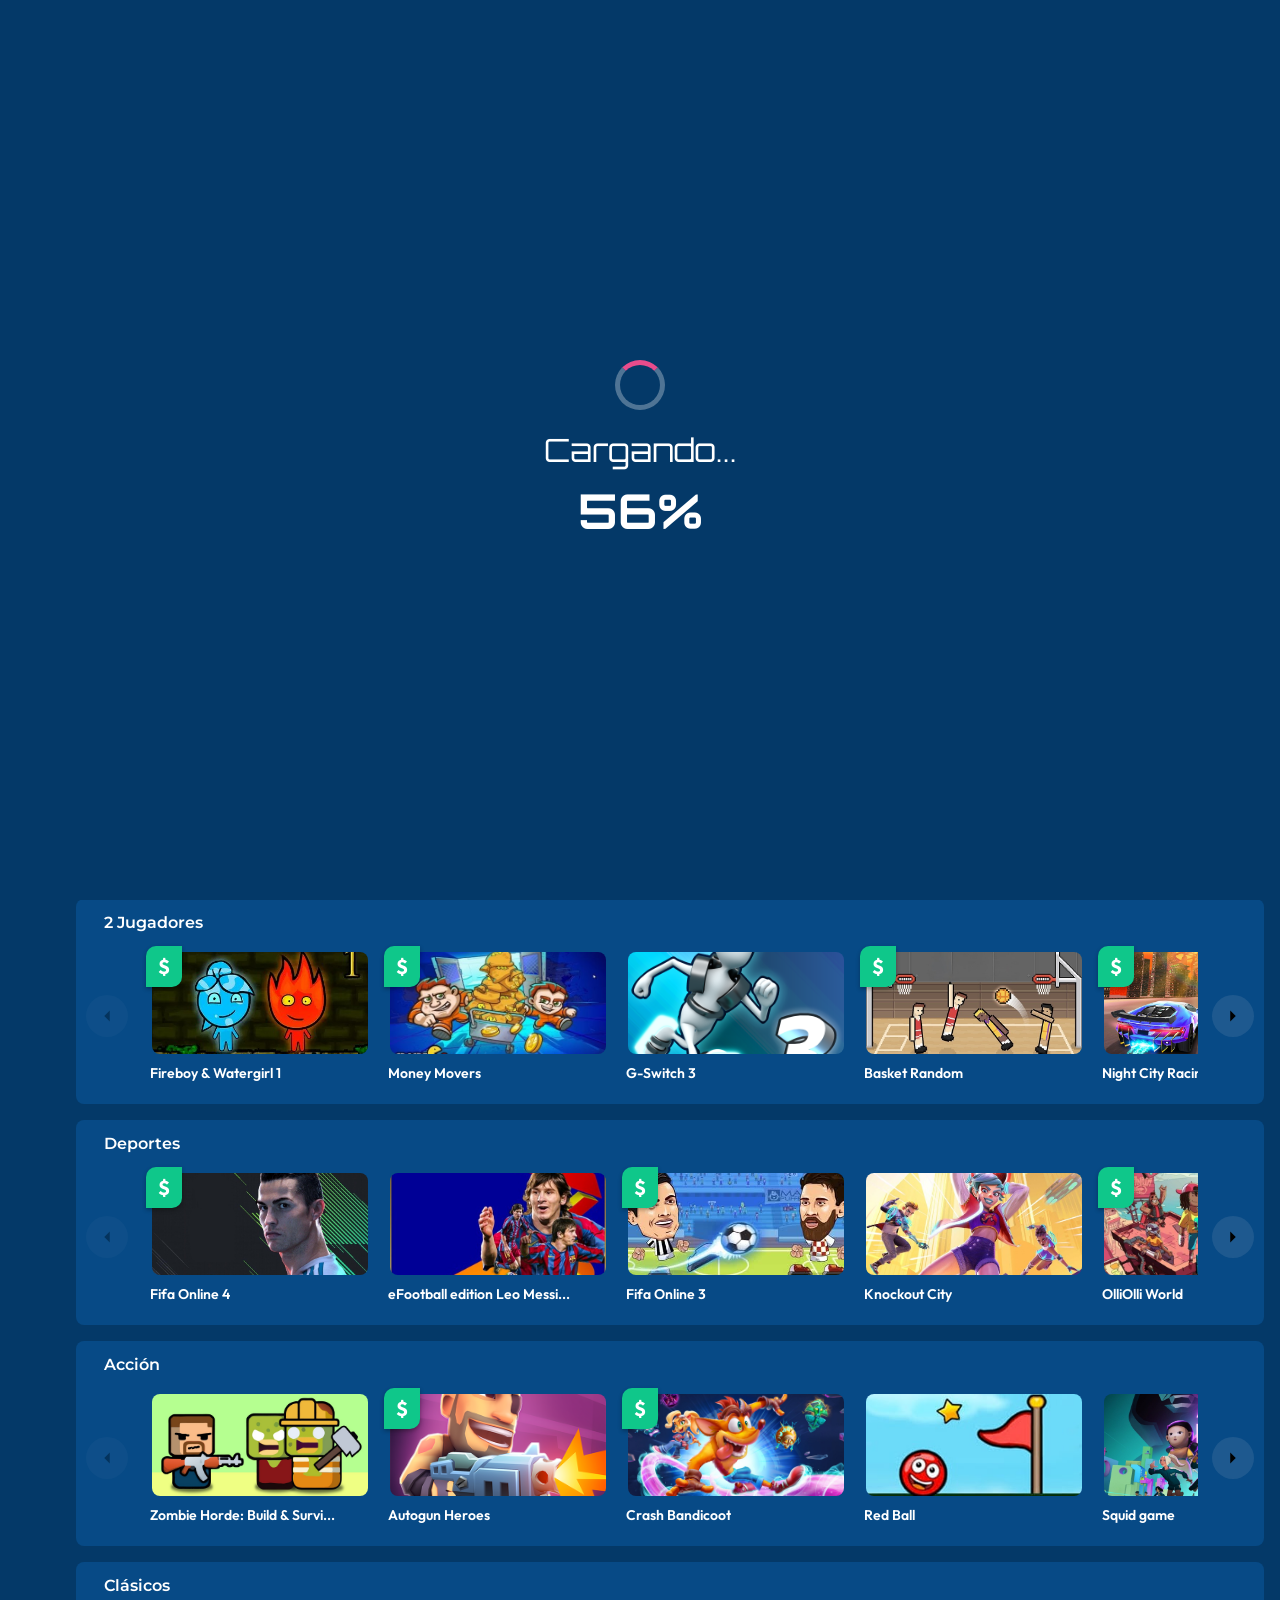
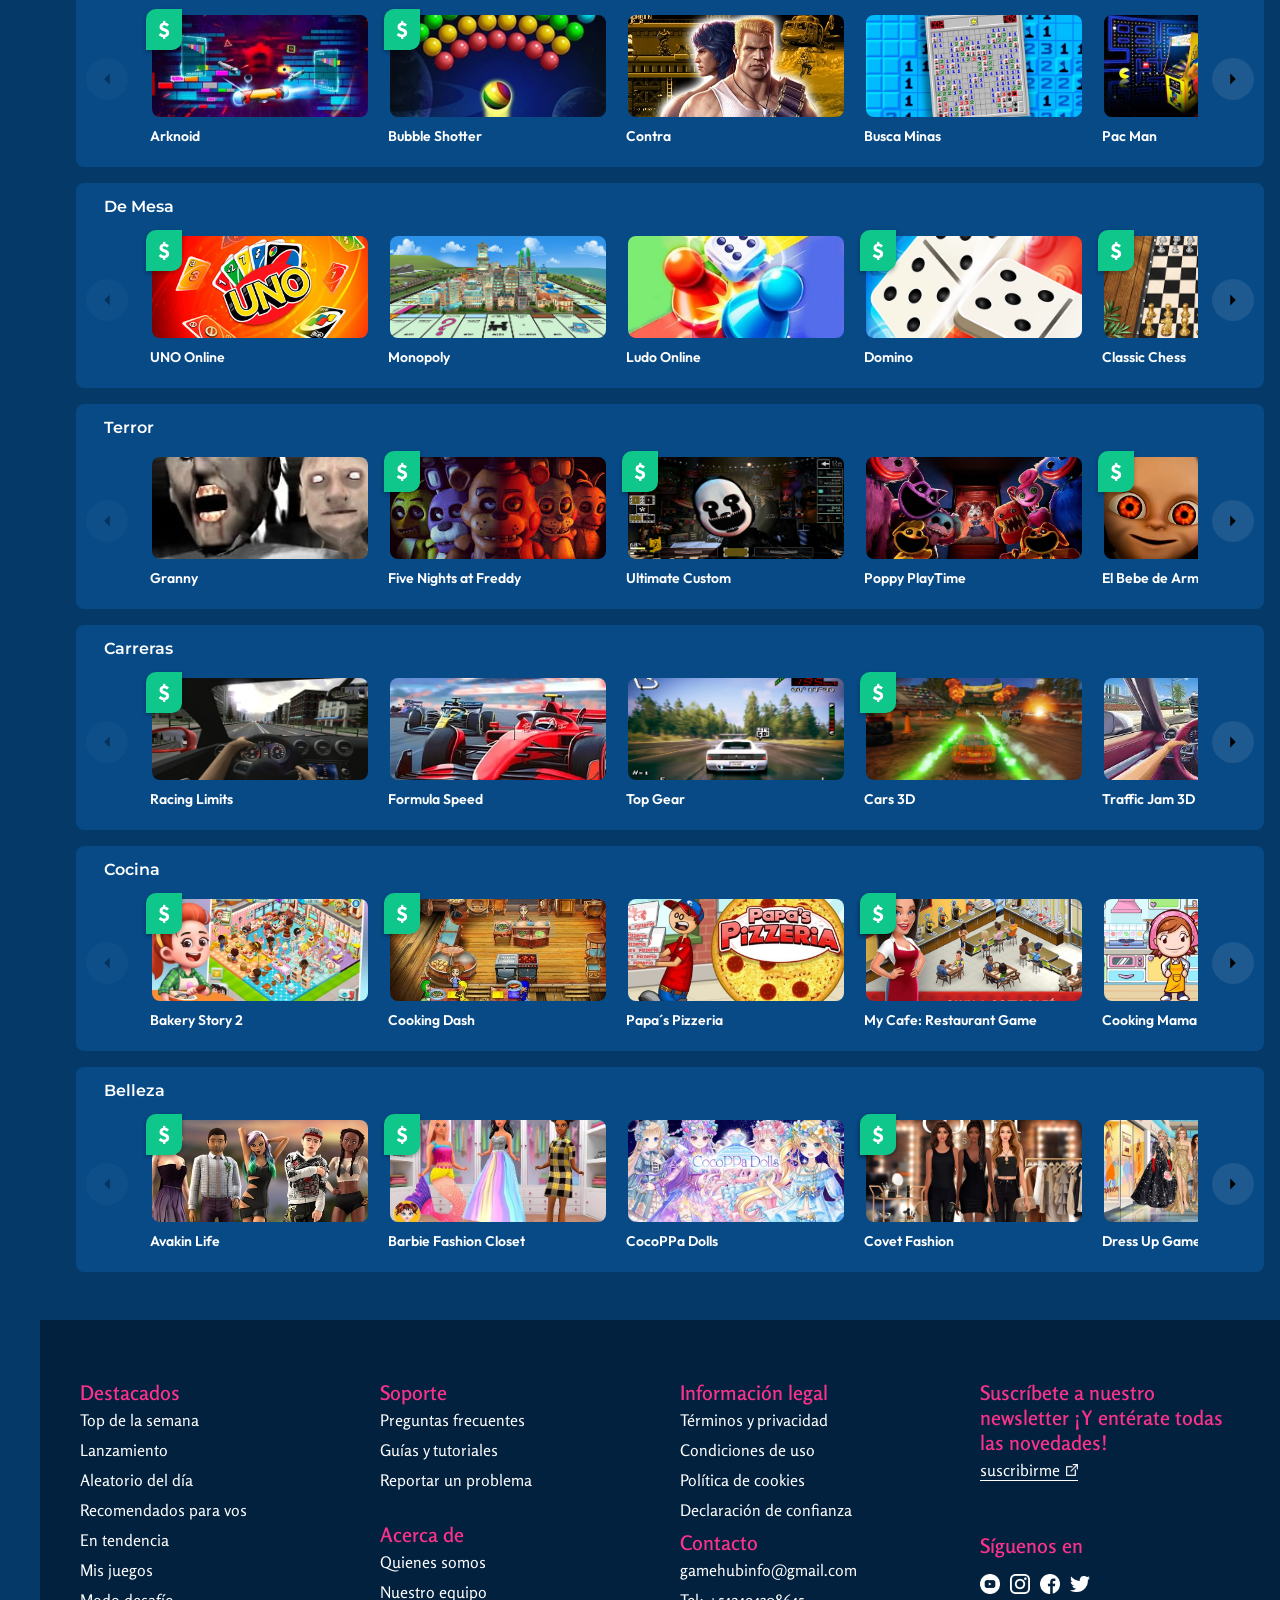
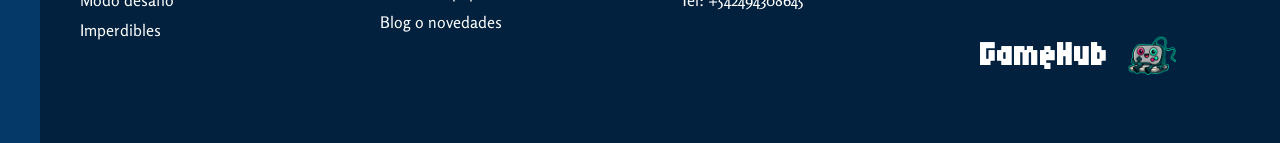
<file: Entrega3/home.html>
<!DOCTYPE html>
<html lang="es">
<head>
    <meta charset="UTF-8">
    <meta name="viewport" content="width=device-width, initial-scale=1.0">
    <title>GameHub</title>
    <link rel="preconnect" href="https://fonts.googleapis.com">
    <link rel="preconnect" href="https://fonts.gstatic.com" crossorigin>
    <link href="https://fonts.googleapis.com/css2?family=Montserrat:wght@600;700&family=Outfit:wght@400;600;700&family=Orbitron:wght@400;500;600;700;800;900&family=Rosario:wght@400;700&family=Roboto:wght@400;600&family=Micro+5&display=swap" rel="stylesheet">
   
    <link rel="stylesheet" href="./css/componentes.css">
    <link rel="stylesheet" href="css/style.css">
</head>
<body>

    <div id="loading-screen">
        <div class="loader-content">
            <div class="spinner-loader"></div>
            Cargando...
            <span class="loading-percentage">0%</span>
        </div>
    </div>

    <!-- Header -->
    <header class="header">
        <div class="header-left">
            <img src="img/iconos_barra_header/icono_GameHub.png" alt="GameHub Logo" class="logo">
            <h1 class="site-title">GameHub</h1>
        </div>

        <div class="header-center">
            <div class="search-bar">
                <input type="text" placeholder="¿A qué jugamos hoy?" class="search-input">
                <button class="search-button">
                    <img src="img/iconos_barra_header/lupa.png" alt="Buscar" class="icon-img">
                </button>
            </div>
        </div>

        <div class="header-right">
            <button class="icon-button cart-button">
                <img src="img/iconos_barra_header/carrito-de-compras.png" alt="Carrito" class="icon-img">
            </button>
            <button class="icon-button profile-button" id="profileButton">
                <img src="img/iconos_barra_header/usuario.png" alt="Perfil" class="icon-img">
            </button>
            <button class="icon-button hamburger-button" id="hamburgerButton">
                <img src="img/iconos_barra_header/menu.png" alt="Menú" class="icon-img">
            </button>
        </div>
    </header>

    <!-- Profile Dropdown -->
    <div class="dropdown profile-dropdown" id="profileDropdown">
        <div class="profile-header">
            <img src="img/iconos_barra_header/avatar.png" alt="Avatar" class="profile-avatar">
            <div class="profile-info">
                <p class="profile-nickname">NICKNAME</p>
            </div>
        </div>
        <ul class="dropdown-menu">
            <li><a href="#" class="dropdown-item">Configuraciones de la cuenta</a></li>
            <li><a href="#" class="dropdown-item">Editar Nickname</a></li>
            <li><a href="#" class="dropdown-item">Editar avatar</a></li>
            <li><a href="#" class="dropdown-item">Correo electrónico</a></li>
            <li><a href="#" class="dropdown-item">Contraseña</a></li>
            <li><a href="#" class="dropdown-item">Idioma</a></li>
        </ul>
    </div>

    <!-- Hamburger Dropdown -->
    <div class="dropdown hamburger-dropdown" id="hamburgerDropdown">
        <ul class="dropdown-menu">
            <li><a href="#" class="dropdown-item" id="logout-link">   
                LogOut
                <img src="img/iconos_menu_hamb/log-out.png" alt="LogOut" class="menu-icon">
            </a></li>
            <!-- Categories only Mobile -->
            <li class="mobile-only"><a href="#" class="dropdown-item">
                Home
                <img src="img/iconos_nav_bar/casa-home.png" alt="Home" class="menu-icon">
            </a></li>
            <li class="mobile-only"><a href="#" class="dropdown-item">
                Mis Juegos
                <img src="img/iconos_nav_bar/corazon-favs.png" alt="Multijugador" class="menu-icon">
            </a></li>
            <li class="mobile-only"><a href="#" class="dropdown-item">
                Nuevos
                <img src="img/iconos_nav_bar/estrellas-new.png" alt="2 jugadores" class="menu-icon">
            </a></li>
            <li class="mobile-only"><a href="#" class="dropdown-item">
                Multijugador
                <img src="img/iconos_nav_bar/joystick-multijugador.png" alt="Clásicos" class="menu-icon">
            </a></li>
            <li class="mobile-only"><a href="#" class="dropdown-item">
                2 Jugadores
                <img src="img/iconos_nav_bar/controles-2-players.png" alt="De mesa" class="menu-icon">
            </a></li>
            <li class="mobile-only"><a href="#" class="dropdown-item">
                Acción
                <img src="img/iconos_nav_bar/espadas-accion.png" alt="Acción" class="menu-icon">
            </a></li>
            <li class="mobile-only"><a href="#" class="dropdown-item">
                Carreras
                <img src="img/iconos_nav_bar/bandera-carreras.png" alt="Belleza" class="menu-icon">
            </a></li>
            <li class="mobile-only"><a href="#" class="dropdown-item">
                De Mesa
                <img src="img/iconos_nav_bar/pikas-de-mesa.png" alt="Cocina" class="menu-icon">
            </a></li>
            <li class="mobile-only"><a href="#" class="dropdown-item">
                Terror
                <img src="img/iconos_nav_bar/fantasma-terror.png" alt="Deportes" class="menu-icon">
            </a></li>
            <li class="mobile-only"><a href="#" class="dropdown-item">
                Deportes
                <img src="img/iconos_nav_bar/pelotas-deportes.png" alt="Terror" class="menu-icon">
            </a></li>
               <li class="mobile-only"><a href="#" class="dropdown-item">
                Clásicos
                <img src="img/iconos_nav_bar/pacman-clasicos.png" alt="Cocina" class="menu-icon">
            </a></li>
            <li class="mobile-only"><a href="#" class="dropdown-item">
                Cocina
                <img src="img/iconos_nav_bar/gorro-cocina.png" alt="Deportes" class="menu-icon">
            </a></li>
            <li class="mobile-only"><a href="#" class="dropdown-item">
                Belleza
                <img src="img/iconos_nav_bar/maquillaje.png" alt="Terror" class="menu-icon">
            </a></li>

            <!-- Desktop only social links -->
            <li class="desktop-only"><a href="#" class="dropdown-item">
                Instagram
                <img src="img/iconos_menu_hamb/instagram.png" alt="Instagram" class="menu-icon">
            </a></li>
            <li class="desktop-only"><a href="#" class="dropdown-item">
                Facebook
                <img src="img/iconos_menu_hamb/facebook.png" alt="Facebook" class="menu-icon">             
            </a></li>
            <li class="desktop-only"><a href="#" class="dropdown-item">
                Twitter
                <img src="img/iconos_menu_hamb/twitter.png" alt="Twitter" class="menu-icon">
            </a></li>
            <li class="desktop-only"><a href="#" class="dropdown-item">
                Youtube
                <img src="img/iconos_menu_hamb/youtube.png" alt="Twitter" class="menu-icon">               
            </a></li>
        </ul>
    </div>

    <!-- Sidebar -->
    <aside class="sidebar" id="sidebar">
        <nav class="sidebar-nav">
            <a href="#" class="sidebar-item">
                <img src="img/iconos_nav_bar/casa-home.png" alt="Home" class="sidebar-icon">
                <span class="sidebar-text">Home</span>
            </a>
            <a href="#" class="sidebar-item">
                <img src="img/iconos_nav_bar/corazon-favs.png" alt="Multijugador" class="sidebar-icon">
                <span class="sidebar-text">Mis Juegos</span>
            </a>
            <a href="#" class="sidebar-item">
                <img src="img/iconos_nav_bar/estrellas-new.png" alt="2 jugadores" class="sidebar-icon">
                <span class="sidebar-text">Nuevos</span>
            </a>
            <a href="#" class="sidebar-item">
                <img src="img/iconos_nav_bar/joystick-multijugador.png" alt="Clásicos" class="sidebar-icon">
                <span class="sidebar-text">Multijugador</span>
            </a>
            <a href="#" class="sidebar-item">
                <img src="img/iconos_nav_bar/controles-2-players.png" alt="De mesa" class="sidebar-icon">
                <span class="sidebar-text">2 Jugadores</span>
            </a>
            <a href="#" class="sidebar-item">
                <img src="img/iconos_nav_bar/espadas-accion.png" alt="Acción" class="sidebar-icon">
                <span class="sidebar-text">Acción</span>
            </a>
            <a href="#" class="sidebar-item">
                <img src="img/iconos_nav_bar/bandera-carreras.png" alt="Belleza" class="sidebar-icon">
                <span class="sidebar-text">Carreras</span>
            </a>
            <a href="#" class="sidebar-item">
                <img src="img/iconos_nav_bar/pikas-de-mesa.png" alt="Cocina" class="sidebar-icon">
                <span class="sidebar-text">De mesa</span>
            </a>
            <a href="#" class="sidebar-item">
                <img src="img/iconos_nav_bar/fantasma-terror.png" alt="Deportes" class="sidebar-icon">
                <span class="sidebar-text">Terror</span>
            </a>
            <a href="#" class="sidebar-item">
                <img src="img/iconos_nav_bar/pelotas-deportes.png" alt="Terror" class="sidebar-icon">
                <span class="sidebar-text">Deportes</span>
            </a>
            <a href="#" class="sidebar-item">
                <img src="img/iconos_nav_bar/pacman-clasicos.png" alt="Cocina" class="sidebar-icon">
                <span class="sidebar-text">Clasicos</span>
            </a>
            <a href="#" class="sidebar-item">
                <img src="img/iconos_nav_bar/gorro-cocina.png" alt="Deportes" class="sidebar-icon">
                <span class="sidebar-text">Cocina</span>
            </a>
            <a href="#" class="sidebar-item">
                <img src="img/iconos_nav_bar/maquillaje.png" alt="Terror" class="sidebar-icon">
                <span class="sidebar-text">Belleza</span>
            </a>
        </nav>
    </aside>

    <!-- Main Content -->
    <main class="main-content">

           <!-- Destacados Section -->
        <section id="seccion-destacados" class="carousel-module">
            <div class="destacados-main-container">
                <h2 class="destacados-section-title">Destacados</h2>
                
                <div class="destacados-carousel-nav-desktop">
                
                    <button class="destacados-nav-button destacados-nav-button-left" aria-label="Anterior" onclick="previousSlide()">
                        <svg width="24" height="60" viewBox="0 0 24 60" fill="none" stroke="currentColor" stroke-width="3" stroke-linecap="round" stroke-linejoin="round">
                            <polyline points="18 10 6 30 18 50"></polyline>
                        </svg>
                    </button>

                    <div class="destacados-carousel-wrapper">
                        <div class="destacados-carousel-inner">
                            </div>
                    </div>

                    <button class="destacados-nav-button destacados-nav-button-right" aria-label="Siguiente" onclick="nextSlide()">
                        <svg width="24" height="60" viewBox="0 0 24 60" fill="none" stroke="currentColor" stroke-width="3" stroke-linecap="round" stroke-linejoin="round">
                            <polyline points="6 10 18 30 6 50"></polyline>
                        </svg>
                    </button>
                </div>

            </div>
        </section>

          <!-- Mis Juegos Section -->
        <section class="misjuegos-container">
            <h2 class="misjuegos-titulo">Mis Juegos</h2>
            
            <div class="misjuegos-contenido">
                <div class="misjuegos-info-izquierda">
                    <img src="img/imgMisjuegos/logoSentado.png" alt="Logo Juegos" class="misjuegos-logo">
                    <div class="misjuegos-texto">
                        <p>Aquí encontrarás tus juegos favoritos y las últimas partidas</p>
                    </div>
                </div>
        
            <div class="misjuegos-juegos-container">
                <div class="misjuegos-card">
                        <div class="misjuegos-card-image" id="card-blocka"> 
                            <img src="img/imgMisjuegos/blockaportada.png" alt="blocka">
                        </div>
                        <h2 class="misjuegos-card-title">Blocka</h2>
                    </div>

                    <div class="misjuegos-card" id="card-peg">
                        <div class="misjuegos-card-image">
                            <img src="img/imgMisjuegos/pegSolitarie.png" alt="peg">
                        </div>
                        <h2 class="misjuegos-card-title">Peg Solitaire</h2>
                    </div>

                    <div class="misjuegos-card">
                        <div class="misjuegos-card-image">
                            <img src="img/imgMisjuegos/badicecream.jpg" alt="badicecream">
                        </div>
                        <h2 class="misjuegos-card-title">Bad Ice cream 7</h2>
                    </div>
                </div>
            </div>
        </section>  

    <!-- Carruseles Categorias Section -->
    <section class="main-container-carruseles">
        <section class="carousel-container">
            <h2 class="carousel-title">Multijugador</h2>
            <div class="carousel-wrapper">
                <button class="carousel-btn carousel-btn-left" data-carousel="carousel1" data-direction="anterior">
                    <svg width="24" height="24" viewBox="0 0 24 24"><polyline points="15 18 9 12 15 6"></polyline></svg>
                </button>
                <div class="carousel-track-container">
                    <div class="carousel-track" data-track="carousel1">
                        <div class="game-card"><div class="game-card-image"><img src="img/imgCarruseles/multijugador/Bomb it 7.png" alt=""></div><h3 class="game-card-title">Bomb It 7</h3></div>
                        <div class="game-card"><div class="price-tag">$</div><div class="game-card-image"><img src="img/imgCarruseles/multijugador/bad ice cream 7.jpg" alt=""></div><h3 class="game-card-title">Bad Ice Cream 3</h3></div>
                        <div class="game-card"><div class="price-tag">$</div><div class="game-card-image"><img src="img/imgCarruseles/multijugador/Gun Mayhem 2.jpg" alt=""></div><h3 class="game-card-title">Gun Mayhem 2</h3></div>
                        <div class="game-card"><div class="price-tag">$</div><div class="game-card-image"><img src="img/imgCarruseles/multijugador/Worms Armageddon.jpg" alt=""></div><h3 class="game-card-title">Worms Armagedom</h3></div>
                        <div class="game-card"><div class="game-card-image"><img src="img/imgCarruseles/multijugador/Uno.jpg" alt=""></div><h3 class="game-card-title">Uno Online</h3></div>
                        <div class="game-card"><div class="price-tag">$</div><div class="game-card-image"><img src="img/imgCarruseles/multijugador/Ludo.png" alt=""></div><h3 class="game-card-title">Ludo Online</h3></div>
                        <div class="game-card"><div class="game-card-image"><img src="img/imgCarruseles/multijugador/roblox.jpeg" alt=""></div><h3 class="game-card-title">Roblox</h3></div>
                        <div class="game-card"><div class="price-tag">$</div><div class="game-card-image"><img src="img/imgCarruseles/multijugador/Chess Online.jpg" alt=""></div><h3 class="game-card-title">Chess Online</h3></div>
                        <div class="game-card"><div class="game-card-image"><img src="img/imgCarruseles/multijugador/stealABrainrot.avif" alt=""></div><h3 class="game-card-title">Steal a Brainrot</h3></div>
                        <div class="game-card"><div class="price-tag">$</div><div class="game-card-image"><img src="img/imgCarruseles/multijugador/8 Ball Pool.jpg" alt=""></div><h3 class="game-card-title">8 Ball Pool</h3></div>
                        <div class="game-card"><div class="price-tag">$</div><div class="game-card-image"><img src="img/imgCarruseles/multijugador/scrabble.jpg" alt=""></div><h3 class="game-card-title">Scrable Online</h3></div>
                        <div class="game-card"><div class="price-tag">$</div><div class="game-card-image"><img src="img/imgCarruseles/multijugador/Domino.jpg" alt=""></div><h3 class="game-card-title">Domino Online</h3></div>
                    </div>
                </div>
                <button class="carousel-btn carousel-btn-right" data-carousel="carousel1" data-direction="siguiente">
                    <svg width="24" height="24" viewBox="0 0 24 24"><polyline points="9 18 15 12 9 6"></polyline></svg>
                </button>
            </div>
        </section>

        <section class="carousel-container">
            <h2 class="carousel-title">2 Jugadores</h2>
            <div class="carousel-wrapper">
                <button class="carousel-btn carousel-btn-left" data-carousel="carousel2" data-direction="anterior">
                    <svg width="24" height="24" viewBox="0 0 24 24"><polyline points="15 18 9 12 15 6"></polyline></svg>
                </button>
                <div class="carousel-track-container">
                    <div class="carousel-track" data-track="carousel2">
                        <div class="game-card"><div class="price-tag">$</div><div class="game-card-image"><img src="img/imgCarruseles/2jugadores/FireBoy and Watergirl.jpg" alt=""></div><h3 class="game-card-title">Fireboy & Watergirl 1</h3></div>
                        <div class="game-card"><div class="price-tag">$</div><div class="game-card-image"><img src="img/imgCarruseles/2jugadores/Money Movers.jpg" alt=""></div><h3 class="game-card-title">Money Movers</h3></div>
                        <div class="game-card"><div class="game-card-image"><img src="img/imgCarruseles/2jugadores/G-Switch 3.png" alt=""></div><h3 class="game-card-title">G-Switch 3</h3></div>
                        <div class="game-card"><div class="price-tag">$</div><div class="game-card-image"><img src="img/imgCarruseles/2jugadores/Basket random.jpg" alt=""></div><h3 class="game-card-title">Basket Random</h3></div>
                        <div class="game-card"><div class="price-tag">$</div><div class="game-card-image"><img src="img/imgCarruseles/2jugadores/Night city racing.jpg" alt=""></div><h3 class="game-card-title">Night City Racing</h3></div>
                        <div class="game-card"><div class="price-tag">$</div><div class="game-card-image"><img src="img/imgCarruseles/2jugadores/Soccer legends 2021.jpg" alt=""></div><h3 class="game-card-title">Soccer Legends 2021</h3></div>
                        <div class="game-card"><div class="game-card-image"><img src="img/imgCarruseles/2jugadores/Rolling balls sea race.jpg" alt=""></div><h3 class="game-card-title">Rolling Balls Sea Race</h3></div>
                        <div class="game-card"><div class="price-tag">$</div><div class="game-card-image"><img src="img/imgCarruseles/2jugadores/Chicken Scream.jpg" alt=""></div><h3 class="game-card-title">Chicken Scream</h3></div>
                        <div class="game-card"><div class="game-card-image"><img src="img/imgCarruseles/2jugadores/Tank Wars.jpg" alt=""></div><h3 class="game-card-title">Tank Wars</h3></div>
                        <div class="game-card"><div class="price-tag">$</div><div class="game-card-image"><img src="img/imgCarruseles/2jugadores/Fish Stab Getting Big.png" alt=""></div><h3 class="game-card-title">Fish Stab Getting Big</h3></div>
                        <div class="game-card"><div class="game-card-image"><img src="img/imgCarruseles/2jugadores/3enRaya.jpg" alt=""></div><h3 class="game-card-title">Tres En Raya</h3></div>
                        <div class="game-card"><div class="game-card-image"><img src="img/imgCarruseles/2jugadores/tagRun.jpg" alt=""></div><h3 class="game-card-title">Tag Run</h3></div>
                    </div>
                </div>
                <button class="carousel-btn carousel-btn-right" data-carousel="carousel2" data-direction="siguiente">
                    <svg width="24" height="24" viewBox="0 0 24 24"><polyline points="9 18 15 12 9 6"></polyline></svg>
                </button>
            </div>
        </section>

        <section class="carousel-container">
            <h2 class="carousel-title">Deportes</h2>
            <div class="carousel-wrapper">
                <button class="carousel-btn carousel-btn-left" data-carousel="carousel3" data-direction="anterior">
                    <svg width="24" height="24" viewBox="0 0 24 24"><polyline points="15 18 9 12 15 6"></polyline></svg>
                </button>
                <div class="carousel-track-container">
                    <div class="carousel-track" data-track="carousel3">
                        <div class="game-card"><div class="price-tag">$</div><div class="game-card-image"><img src="img/imgCarruseles/deporte/fifa_online_4.jpg" alt="fifa online 4"></div><h3 class="game-card-title">Fifa Online 4</h3></div>
                        <div class="game-card"><div class="game-card-image"><img src="img/imgCarruseles/deporte/eFootball_edition_Leo_Messi_2025.jpg" alt="eFootball Leo Messi"></div><h3 class="game-card-title">eFootball edition Leo Messi 2025</h3></div>
                        <div class="game-card"><div class="price-tag">$</div><div class="game-card-image"><img src="img/imgCarruseles/deporte/head_soccer.jpg" alt="head soccer"></div><h3 class="game-card-title">Fifa Online 3</h3></div>
                        <div class="game-card"><div class="game-card-image"><img src="img/imgCarruseles/deporte/Knockout_City.jpg" alt="knockout city"></div><h3 class="game-card-title">Knockout City</h3></div>
                        <div class="game-card"><div class="price-tag">$</div><div class="game-card-image"><img src="img/imgCarruseles/deporte/OlliOlli_World.jpg" alt="OlliOlli world"></div><h3 class="game-card-title">OlliOlli World</h3></div>
                        <div class="game-card"><div class="game-card-image"><img src="img/imgCarruseles/deporte/UFC_5.jpg" alt="UFC 5"></div><h3 class="game-card-title">UFC 5</h3></div>
                        <div class="game-card"><div class="price-tag">$</div><div class="game-card-image"><img src="img/imgCarruseles/deporte/Blood_Bowl_3.jpg" alt="Blood bowl 3"></div><h3 class="game-card-title">Blood Bowl 3</h3></div>
                        <div class="game-card"><div class="game-card-image"><img src="img/imgCarruseles/deporte/NBA_2k24.jpg" alt="NBA 2k24"></div><h3 class="game-card-title">NBA 2k24</h3></div>
                        <div class="game-card"><div class="price-tag">$</div><div class="game-card-image"><img src="img/imgCarruseles/deporte/NHL_25.jpg" alt="NHL 25"></div><h3 class="game-card-title">NHL 25</h3></div>
                        <div class="game-card"><div class="game-card-image"><img src="img/imgCarruseles/deporte/Golf_With_Your_Friends.jpg" alt="golf with your friends"></div><h3 class="game-card-title">Golf With Your Friends</h3></div>
                        <div class="game-card"><div class="price-tag">$</div><div class="game-card-image"><img src="img/imgCarruseles/deporte/MLB_The_Show_25.jpg" alt="MLB the show"></div><h3 class="game-card-title">MLB The Show</h3></div>
                        <div class="game-card"><div class="price-tag">$</div><div class="game-card-image"><img src="img/imgCarruseles/deporte/EA_Sports_FC_25.jpg" alt="EA sports fc 25"></div><h3 class="game-card-title">EA Sports FC</h3></div>
                    </div>
                </div>
                <button class="carousel-btn carousel-btn-right" data-carousel="carousel3" data-direction="siguiente">
                    <svg width="24" height="24" viewBox="0 0 24 24"><polyline points="9 18 15 12 9 6"></polyline></svg>
                </button>
            </div>
        </section>

        <section class="carousel-container">
            <h2 class="carousel-title">Acción</h2>
            <div class="carousel-wrapper">
                <button class="carousel-btn carousel-btn-left" data-carousel="carousel4" data-direction="anterior">
                    <svg width="24" height="24" viewBox="0 0 24 24"><polyline points="15 18 9 12 15 6"></polyline></svg>
                </button>
                <div class="carousel-track-container">
                    <div class="carousel-track" data-track="carousel4">
                        <div class="game-card"><div class="game-card-image"><img src="img/imgCarruseles/accion/Zombie horde Build & Survive.jpg" alt=""></div><h3 class="game-card-title">Zombie Horde: Build & Survive</h3></div>
                        <div class="game-card"><div class="price-tag">$</div><div class="game-card-image"><img src="img/imgCarruseles/accion/Autogun heroes.png" alt=""></div><h3 class="game-card-title">Autogun Heroes</h3></div>
                        <div class="game-card"><div class="price-tag">$</div><div class="game-card-image"><img src="img/imgCarruseles/accion/Crash Bandicoot.jpg" alt=""></div><h3 class="game-card-title">Crash Bandicoot</h3></div>
                        <div class="game-card"><div class="game-card-image"><img src="img/imgCarruseles/accion/red ball.jpg" alt=""></div><h3 class="game-card-title">Red Ball</h3></div>
                        <div class="game-card"><div class="game-card-image"><img src="img/imgCarruseles/accion/Squid Game.jpg" alt=""></div><h3 class="game-card-title">Squid game</h3></div>
                        <div class="game-card"><div class="price-tag">$</div><div class="game-card-image"><img src="img/imgCarruseles/accion/Geometry Dash.jpg" alt=""></div><h3 class="game-card-title">Geometry Dash</h3></div>
                        <div class="game-card"><div class="price-tag">$</div><div class="game-card-image"><img src="img/imgCarruseles/accion/Go Slimey Go.jpg" alt=""></div><h3 class="game-card-title">Go Slimey Go</h3></div>
                        <div class="game-card"><div class="price-tag">$</div><div class="game-card-image"><img src="img/imgCarruseles/accion/sonic the hedhehog (1).jpg" alt=""></div><h3 class="game-card-title">Sonic The Hedgehog</h3></div>
                        <div class="game-card"><div class="game-card-image"><img src="img/imgCarruseles/accion/Dragon Ball Advanced Adventure.jpg" alt=""></div><h3 class="game-card-title">Dragon Ball: Advanced Adventure</h3></div>
                        <div class="game-card"><div class="price-tag">$</div><div class="game-card-image"><img src="img/imgCarruseles/accion/Labubu Playground.jpg" alt=""></div><h3 class="game-card-title">Labubu Playground</h3></div>
                        <div class="game-card"><div class="price-tag">$</div><div class="game-card-image"><img src="img/imgCarruseles/accion/99nightsintheforest.webp" alt=""></div><h3 class="game-card-title">99 Nights In The Forest</h3></div>
                        <div class="game-card"><div class="game-card-image"><img src="img/imgCarruseles/accion/boxteria2.jpeg" alt=""></div><h3 class="game-card-title">Boxteria 2</h3></div>
                    </div>
                </div>
                <button class="carousel-btn carousel-btn-right" data-carousel="carousel4" data-direction="siguiente">
                    <svg width="24" height="24" viewBox="0 0 24 24"><polyline points="9 18 15 12 9 6"></polyline></svg>
                </button>
            </div>
        </section>

        <section class="carousel-container">
            <h2 class="carousel-title">Clásicos</h2>
            <div class="carousel-wrapper">
                <button class="carousel-btn carousel-btn-left" data-carousel="carousel5" data-direction="anterior">
                    <svg width="24" height="24" viewBox="0 0 24 24"><polyline points="15 18 9 12 15 6"></polyline></svg>
                </button>
                <div class="carousel-track-container">
                    <div class="carousel-track" data-track="carousel5">
                        <div class="game-card"><div class="price-tag">$</div><div class="game-card-image"><img src="img/imgCarruseles/clasicos/arkanoid.jpg" alt="arkanoid"></div><h3 class="game-card-title">Arknoid</h3></div>
                        <div class="game-card"><div class="price-tag">$</div><div class="game-card-image"><img src="img/imgCarruseles/clasicos/bubble_shooter.jpg" alt="bubble shooter"></div><h3 class="game-card-title">Bubble Shotter</h3></div>
                        <div class="game-card"><div class="game-card-image"><img src="img/imgCarruseles/clasicos/contra.jpg" alt="contra"></div><h3 class="game-card-title">Contra</h3></div>
                        <div class="game-card"><div class="game-card-image"><img src="img/imgCarruseles/clasicos/busca_minas.jpg" alt="busca minas"></div><h3 class="game-card-title">Busca Minas</h3></div>
                        <div class="game-card"><div class="game-card-image"><img src="img/imgCarruseles/clasicos/pac_man.jpg" alt="pac man"></div><h3 class="game-card-title">Pac Man</h3></div>
                        <div class="game-card"><div class="price-tag">$</div><div class="game-card-image"><img src="img/imgCarruseles/clasicos/Tetris.jpg" alt="tetris"></div><h3 class="game-card-title">Tetris</h3></div>
                        <div class="game-card"><div class="price-tag">$</div><div class="game-card-image"><img src="img/imgCarruseles/clasicos/space_invaders.jpg" alt="space invaders"></div><h3 class="game-card-title">Space Invaders</h3></div>
                        <div class="game-card"><div class="game-card-image"><img src="img/imgCarruseles/clasicos/sonic_the_hedhehog.jpg" alt="sonic the hedhehog"></div><h3 class="game-card-title">Sonic The Hedhehog</h3></div>
                        <div class="game-card"><div class="game-card-image"><img src="img/imgCarruseles/clasicos/snake.jpg" alt="snake"></div><h3 class="game-card-title">Snake</h3></div>
                        <div class="game-card"><div class="price-tag">$</div><div class="game-card-image"><img src="img/imgCarruseles/clasicos/street_fighter_II.jpg" alt="street fighter II"></div><h3 class="game-card-title">Street Fighter II</h3></div>
                        <div class="game-card"><div class="price-tag">$</div><div class="game-card-image"><img src="img/imgCarruseles/clasicos/solitario_klondike.jpg" alt="solitario klondike"></div><h3 class="game-card-title">Solitario Klondike</h3></div>
                        <div class="game-card"><div class="price-tag">$</div><div class="game-card-image"><img src="img/imgCarruseles/clasicos/mahjong.jpg" alt="mahjong"></div><h3 class="game-card-title">Mahjong</h3></div>
                    </div>
                </div>
                <button class="carousel-btn carousel-btn-right" data-carousel="carousel5" data-direction="siguiente">
                    <svg width="24" height="24" viewBox="0 0 24 24"><polyline points="9 18 15 12 9 6"></polyline></svg>
                </button>
            </div>
        </section>
    
        <section class="carousel-container">
            <h2 class="carousel-title">De Mesa</h2>
            <div class="carousel-wrapper">
                <button class="carousel-btn carousel-btn-left" data-carousel="carousel6" data-direction="anterior">
                    <svg width="24" height="24" viewBox="0 0 24 24"><polyline points="15 18 9 12 15 6"></polyline></svg>
                </button>
                <div class="carousel-track-container">
                    <div class="carousel-track" data-track="carousel6">
                        <div class="game-card"><div class="price-tag">$</div><div class="game-card-image"><img src="img/imgCarruseles/deMesa/mesa1UNOOnline.jpg" alt=""></div><h3 class="game-card-title">UNO Online</h3></div>
                        <div class="game-card"><div class="game-card-image"><img src="img/imgCarruseles/deMesa/mesa2Monopoly.webp" alt=""></div><h3 class="game-card-title">Monopoly</h3></div>
                        <div class="game-card"><div class="game-card-image"><img src="img/imgCarruseles/deMesa/mesa3LudoOnline.jpg" alt=""></div><h3 class="game-card-title">Ludo Online</h3></div>
                        <div class="game-card"><div class="price-tag">$</div><div class="game-card-image"><img src="img/imgCarruseles/deMesa/mesa4Domino.png" alt=""></div><h3 class="game-card-title">Domino</h3></div>
                        <div class="game-card"><div class="price-tag">$</div><div class="game-card-image"><img src="img/imgCarruseles/deMesa/mesa5ClassicChess.webp" alt=""></div><h3 class="game-card-title">Classic Chess</h3></div>
                        <div class="game-card"><div class="price-tag">$</div><div class="game-card-image"><img src="img/imgCarruseles/deMesa/mesa6ChinchonOnline.jpeg" alt=""></div><h3 class="game-card-title">Chinchon Online</h3></div>
                        <div class="game-card"><div class="game-card-image"><img src="img/imgCarruseles/deMesa/mesa7PokerTexas.webp" alt=""></div><h3 class="game-card-title">Poker Texas </h3></div>
                        <div class="game-card"><div class="price-tag">$</div><div class="game-card-image"><img src="img/imgCarruseles/deMesa/mesa8DamasChinas.png" alt=""></div><h3 class="game-card-title">Damas Chinas</h3></div>
                        <div class="game-card"><div class="game-card-image"><img src="img/imgCarruseles/deMesa/mesa9BlackJackOnline.jpg" alt=""></div><h3 class="game-card-title">Black Jack Online</h3></div>
                        <div class="game-card"><div class="price-tag">$</div><div class="game-card-image"><img src="img/imgCarruseles/deMesa/mesa10BuracoOnline.jpg" alt=""></div><h3 class="game-card-title">Buraco Online</h3></div>
                        <div class="game-card"><div class="game-card-image"><img src="img/imgCarruseles/deMesa/mesa11ParchisOnline.jpeg" alt=""></div><h3 class="game-card-title">Parchis Online</h3></div>
                        <div class="game-card"><div class="game-card-image"><img src="img/imgCarruseles/deMesa/mesa12DreamPetHotel.jpg" alt=""></div><h3 class="game-card-title">Dream Pet Hotel</h3></div>
                    </div>
                </div>
                <button class="carousel-btn carousel-btn-right" data-carousel="carousel6" data-direction="siguiente">
                    <svg width="24" height="24" viewBox="0 0 24 24"><polyline points="9 18 15 12 9 6"></polyline></svg>
                </button>
            </div>
        </section>

        <section class="carousel-container">
            <h2 class="carousel-title">Terror</h2>
            <div class="carousel-wrapper">
                <button class="carousel-btn carousel-btn-left" data-carousel="carousel7" data-direction="anterior">
                    <svg width="24" height="24" viewBox="0 0 24 24"><polyline points="15 18 9 12 15 6"></polyline></svg>
                </button>
                <div class="carousel-track-container">
                    <div class="carousel-track" data-track="carousel7">
                        <div class="game-card"><div class="game-card-image"><img src="img/imgCarruseles/terror/terror1Granny.jpg" alt=""></div><h3 class="game-card-title">Granny</h3></div>
                        <div class="game-card"><div class="price-tag">$</div><div class="game-card-image"><img src="img/imgCarruseles/terror/terror2FiveNightsAtFreddy.jpeg" alt=""></div><h3 class="game-card-title">Five Nights at Freddy</h3></div>
                        <div class="game-card"><div class="price-tag">$</div><div class="game-card-image"><img src="img/imgCarruseles/terror/terror3UltimateCustom.webp" alt=""></div><h3 class="game-card-title">Ultimate Custom</h3></div>
                        <div class="game-card"><div class="game-card-image"><img src="img/imgCarruseles/terror/terror4PoppyPlayTime.jpg" alt=""></div><h3 class="game-card-title">Poppy PlayTime</h3></div>
                        <div class="game-card"><div class="price-tag">$</div><div class="game-card-image"><img src="img/imgCarruseles/terror/terror5ElBebeDeArmario.jpg" alt=""></div><h3 class="game-card-title">El Bebe de Armario</h3></div>
                        <div class="game-card"><div class="price-tag">$</div><div class="game-card-image"><img src="img/imgCarruseles/terror/terror6DearCannibal.jpg" alt=""></div><h3 class="game-card-title">Deer Cannibal</h3></div>
                        <div class="game-card"><div class="game-card-image"><img src="img/imgCarruseles/terror/terror7Zardy'sMaze.jpeg" alt=""></div><h3 class="game-card-title">Zardy’s Maze</h3></div>
                        <div class="game-card"><div class="price-tag">$</div><div class="game-card-image"><img src="img/imgCarruseles/terror/terror8LateLaundry.png" alt=""></div><h3 class="game-card-title">Late Laundry</h3></div>
                        <div class="game-card"><div class="game-card-image"><img src="img/imgCarruseles/terror/terror9SideEffects.png" alt=""></div><h3 class="game-card-title">Side Effects</h3></div>
                        <div class="game-card"><div class="game-card-image"><img src="img/imgCarruseles/terror/terror10Jolly2.webp" alt=""></div><h3 class="game-card-title">Jolly 2</h3></div>
                        <div class="game-card"><div class="price-tag">$</div><div class="game-card-image"><img src="img/imgCarruseles/terror/terror11Kiosk.jpg" alt=""></div><h3 class="game-card-title">Kiosc</h3></div>
                        <div class="game-card"><div class="price-tag">$</div><div class="game-card-image"><img src="img/imgCarruseles/terror/terror12Exit8.webp" alt=""></div><h3 class="game-card-title">Exit 8</h3></div>
                    </div>
                </div>
                <button class="carousel-btn carousel-btn-right" data-carousel="carousel7" data-direction="siguiente">
                    <svg width="24" height="24" viewBox="0 0 24 24"><polyline points="9 18 15 12 9 6"></polyline></svg>
                </button>
            </div>
        </section>

        <section class="carousel-container">
            <h2 class="carousel-title">Carreras</h2>
            <div class="carousel-wrapper">
                <button class="carousel-btn carousel-btn-left" data-carousel="carousel8" data-direction="anterior">
                    <svg width="24" height="24" viewBox="0 0 24 24"><polyline points="15 18 9 12 15 6"></polyline></svg>
                </button>
                <div class="carousel-track-container">
                    <div class="carousel-track" data-track="carousel8">
                        <div class="game-card"><div class="price-tag">$</div><div class="game-card-image"><img src="img/imgCarruseles/carreras/carreras1RacingLimits.png" alt=""></div><h3 class="game-card-title">Racing Limits</h3></div>
                        <div class="game-card"><div class="game-card-image"><img src="img/imgCarruseles/carreras/carreras2FormulaSpeed.PNG" alt=""></div><h3 class="game-card-title">Formula Speed</h3></div>
                        <div class="game-card"><div class="game-card-image"><img src="img/imgCarruseles/carreras/carreras3TopGear.jpg" alt=""></div><h3 class="game-card-title">Top Gear</h3></div>
                        <div class="game-card"><div class="price-tag">$</div><div class="game-card-image"><img src="img/imgCarruseles/carreras/carreras4Cards3D.jpg" alt=""></div><h3 class="game-card-title">Cars 3D</h3></div>
                        <div class="game-card"><div class="game-card-image"><img src="img/imgCarruseles/carreras/carreras5TrafficJam3D.jpeg" alt=""></div><h3 class="game-card-title">Traffic Jam 3D</h3></div>
                        <div class="game-card"><div class="price-tag">$</div><div class="game-card-image"><img src="img/imgCarruseles/carreras/carreras6MegaStuntsGTA5.png" alt=""></div><h3 class="game-card-title">Mega Stunts GTA 5</h3></div>
                        <div class="game-card"><div class="game-card-image"><img src="img/imgCarruseles/carreras/carreras7CliffRacer.jpg" alt=""></div><h3 class="game-card-title">Cliff Rocer</h3></div>
                        <div class="game-card"><div class="price-tag">$</div><div class="game-card-image"><img src="img/imgCarruseles/carreras/carreras8EVOF4.jpg" alt=""></div><h3 class="game-card-title">EVO F4</h3></div>
                        <div class="game-card"><div class="price-tag">$</div><div class="game-card-image"><img src="img/imgCarruseles/carreras/carreras9MarioKart.jpg" alt=""></div><h3 class="game-card-title">Mario Kart</h3></div>
                        <div class="game-card"><div class="game-card-image"><img src="img/imgCarruseles/carreras/carreras10NazcarRumble.jpg" alt=""></div><h3 class="game-card-title">Nazcar Rumble</h3></div>
                        <div class="game-card"><div class="price-tag">$</div><div class="game-card-image"><img src="img/imgCarruseles/carreras/carreras11MrRacer.jpg" alt=""></div><h3 class="game-card-title">Mr Racer</h3></div>
                        <div class="game-card"><div class="price-tag">$</div><div class="game-card-image"><img src="img/imgCarruseles/carreras/carreras12CrazyDescentRace.jpeg" alt=""></div><h3 class="game-card-title">Crazy Descent Race</h3></div>
                    </div>
                </div>
                <button class="carousel-btn carousel-btn-right" data-carousel="carousel8" data-direction="siguiente">
                    <svg width="24" height="24" viewBox="0 0 24 24"><polyline points="9 18 15 12 9 6"></polyline></svg>
                </button>
            </div>
        </section>

        <section class="carousel-container">
            <h2 class="carousel-title">Cocina</h2>
            <div class="carousel-wrapper">
                <button class="carousel-btn carousel-btn-left" data-carousel="carousel9" data-direction="anterior">
                    <svg width="24" height="24" viewBox="0 0 24 24"><polyline points="15 18 9 12 15 6"></polyline></svg>
                </button>
                <div class="carousel-track-container">
                    <div class="carousel-track" data-track="carousel9">
                        <div class="game-card"><div class="price-tag">$</div><div class="game-card-image"><img src="img/imgCarruseles/cocina/Bakery_story_2.jpg" alt="bakery story 2"></div><h3 class="game-card-title">Bakery Story 2</h3></div>
                        <div class="game-card"><div class="price-tag">$</div><div class="game-card-image"><img src="img/imgCarruseles/cocina/Cooking_dash.jpg" alt="cooking dash"></div><h3 class="game-card-title">Cooking Dash</h3></div>
                        <div class="game-card"><div class="game-card-image"><img src="img/imgCarruseles/cocina/Papa´s_pizzeria.jpg" alt="Papa´s pizzeria"></div><h3 class="game-card-title">Papa´s Pizzeria</h3></div>
                        <div class="game-card"><div class="price-tag">$</div><div class="price-tag">$</div><div class="game-card-image"><img src="img/imgCarruseles/cocina/My_cafe_restaurant_game.jpg" alt="My cafe restaurant game"></div><h3 class="game-card-title">My Cafe: Restaurant Game</h3></div>
                        <div class="game-card"><div class="game-card-image"><img src="img/imgCarruseles/cocina/Cooking_Mama.jpg" alt="cooking mama"></div><h3 class="game-card-title">Cooking Mama</h3></div>
                        <div class="game-card"><div class="game-card-image"><img src="img/imgCarruseles/cocina/Kitchen_scramble.jpg" alt="Kitchen Scramble"></div><h3 class="game-card-title">Kitchen Scramble</h3></div>
                        <div class="game-card"><div class="game-card-image"><img src="img/imgCarruseles/cocina/Good_pizza_great_pizza.jpg" alt="good pizza, great pizza"></div><h3 class="game-card-title">Good Pizza, Great Pizza</h3></div>
                        <div class="game-card"><div class="price-tag">$</div><div class="game-card-image"><img src="img/imgCarruseles/cocina/Ratatouille_the_game.jpg" alt="Ratatouille the game"></div><h3 class="game-card-title">Ratatouille: The Game</h3></div>
                        <div class="game-card"><div class="price-tag">$</div><div class="game-card-image"><img src="img/imgCarruseles/cocina/World_chef.jpg" alt="world chef"></div><h3 class="game-card-title">World Chef</h3></div>
                        <div class="game-card"><div class="price-tag">$</div><div class="game-card-image"><img src="img/imgCarruseles/cocina/Cooking_Fever.jpg" alt="cooking fever"></div><h3 class="game-card-title">Cooking Fever</h3></div>
                        <div class="game-card"><div class="game-card-image"><img src="img/imgCarruseles/cocina/OverCooked!_2.jpg" alt="OverCooked! 2"></div><h3 class="game-card-title">OverCooked! 2</h3></div>
                        <div class="game-card"><div class="game-card-image"><img src="img/imgCarruseles/cocina/Cooking_Battle_2.jpg" alt="Cooking Battle 2"></div><h3 class="game-card-title">Cooking Battle 2</h3></div>
                    </div>
                </div>
                <button class="carousel-btn carousel-btn-right" data-carousel="carousel9" data-direction="siguiente">
                    <svg width="24" height="24" viewBox="0 0 24 24"><polyline points="9 18 15 12 9 6"></polyline></svg>
                </button>
            </div>
        </section>

        <section class="carousel-container">
            <h2 class="carousel-title">Belleza</h2>
            <div class="carousel-wrapper">
                <button class="carousel-btn carousel-btn-left" data-carousel="carousel10" data-direction="anterior">
                    <svg width="24" height="24" viewBox="0 0 24 24"><polyline points="15 18 9 12 15 6"></polyline></svg>
                </button>
                <div class="carousel-track-container">
                    <div class="carousel-track" data-track="carousel10">
                        <div class="game-card"><div class="price-tag">$</div><div class="game-card-image"><img src="img/imgCarruseles/belleza/Avakin_Life.jpg" alt="Avakin life"></div><h3 class="game-card-title">Avakin Life</h3></div>
                        <div class="game-card"><div class="price-tag">$</div><div class="game-card-image"><img src="img/imgCarruseles/belleza/barbie_fashion_closet.jpg" alt="barbie fashion closet"></div><h3 class="game-card-title">Barbie Fashion Closet</h3></div>
                        <div class="game-card"><div class="game-card-image"><img src="img/imgCarruseles/belleza/CocoPPa_Dolls.jpg" alt="CocoPPa Dolls"></div><h3 class="game-card-title">CocoPPa Dolls</h3></div>
                        <div class="game-card"><div class="price-tag">$</div><div class="price-tag">$</div><div class="game-card-image"><img src="img/imgCarruseles/belleza/covet_fashion.jpg" alt="covet fashion"></div><h3 class="game-card-title">Covet Fashion</h3></div>
                        <div class="game-card"><div class="game-card-image"><img src="img/imgCarruseles/belleza/Dress_Up_Games.jpg" alt="dress up games"></div><h3 class="game-card-title">Dress Up Games</h3></div>
                        <div class="game-card"><div class="game-card-image"><img src="img/imgCarruseles/belleza/fashion_fever.jpg" alt="fashion fever"></div><h3 class="game-card-title">Fashion Fever</h3></div>
                        <div class="game-card"><div class="game-card-image"><img src="img/imgCarruseles/belleza/Frozen_Makeup.jpg" alt="frozen makeup"></div><h3 class="game-card-title">Frozen Makeup</h3></div>
                        <div class="game-card"><div class="price-tag">$</div><div class="game-card-image"><img src="img/imgCarruseles/belleza/glamour_life.jpg" alt="glamour life"></div><h3 class="game-card-title">Glamour Life</h3></div>
                        <div class="game-card"><div class="price-tag">$</div><div class="game-card-image"><img src="img/imgCarruseles/belleza/Hair_Challenge.jpg" alt="hair challenge"></div><h3 class="game-card-title">Hair Challenge</h3></div>
                        <div class="game-card"><div class="price-tag">$</div><div class="game-card-image"><img src="img/imgCarruseles/belleza/lady_popular.jpg" alt="lady popular"></div><h3 class="game-card-title">Lady Popular</h3></div>
                        <div class="game-card"><div class="game-card-image"><img src="img/imgCarruseles/belleza/Love_Nikki-Dress_UP_Queen.jpg" alt="love nikki dress up queen"></div><h3 class="game-card-title">Love Nikki-Dress: UP Queen</h3></div>
                        <div class="game-card"><div class="game-card-image"><img src="img/imgCarruseles/belleza/Makeup_Artist_Makeover_Games.jpg" alt="makeup artist makeover games"></div><h3 class="game-card-title">Makeup Artist Makeover Games</h3></div>
                    </div>
                </div>
                <button class="carousel-btn carousel-btn-right" data-carousel="carousel10" data-direction="siguiente">
                    <svg width="24" height="24" viewBox="0 0 24 24"><polyline points="9 18 15 12 9 6"></polyline></svg>
                </button>
            </div>
        </section>
    </section>
  
    </main>

    <!-- Footer -->
    <footer class="footer">
        <div class="footer-container">
            <div class="footer-column">
                <h3>Destacados</h3>
                <ul class="ul-footer">
                    <li>Top de la semana</li>
                    <li>Lanzamiento</li>
                    <li>Aleatorio del día</li>
                    <li>Recomendados para vos</li>
                    <li>En tendencia</li>
                    <li>Mis juegos</li>
                    <li>Modo desafío</li>
                    <li>Imperdibles</li>
                </ul>
        </div>

        <div class="footer-column">
            <h3>Soporte</h3>
            <ul class="ul-footer">
                <li>Preguntas frecuentes</li>
                <li>Guías y tutoriales</li>
                <li>Reportar un problema</li>
            </ul>

            <h3 class="margin-top">Acerca de</h3>
            <ul class="ul-footer">
                <li>Quienes somos</li>
                <li>Nuestro equipo</li>
                <li>Blog o novedades</li>
            </ul>
        </div>

        <div class="footer-column">
            <h3>Información legal</h3>
            <ul class="ul-footer">
                <li>Términos y privacidad</li>
                <li>Condiciones de uso</li>
                <li>Política de cookies</li>
                <li>Declaración de confianza</li>
            </ul>

            <h3>Contacto</h3>
            <ul class="ul-footer">
                <li>gamehubinfo@gmail.com</li>
                <li>Tel: +542494308645</li>
            </ul>
        </div>

        <div class="footer-column">
            <h3>Suscríbete a nuestro newsletter ¡Y entérate todas las novedades!</h3>
            <a href="#" class="subscribe-link">suscribirme 
                <img src="img/imgFooter/flecha.png" alt="flecha" class="icono-flecha">
            </a>

            <h3 class="margin-top">Síguenos en</h3>
                <div class="social-icons">               
                    <img src="img/imgFooter/youtube.png" alt="YouTube">
                    <img src="img/imgFooter/instagram.png" alt="Instagram">
                    <img src="img/imgFooter/facebook.png" alt="Facebook">
                    <img src="img/imgFooter/twitter.png" alt="Twitter">
                </div>

            <div class="logos">
                <span class="logo-text">GameHub</span>
                <div class="logo-icon">
                    <img src="img/imgFooter/logoSentado.png" alt="logo GameHub">
                </div>
            </div>
            </div>
        </div>
    </footer>


    <script src="./js/main.js"></script>
    <script src="./js/loading.js"></script>
    <script src="./js/carruselPrincipal.js"></script>
    <script src="./js/bloqueCarruseles.js"></script>
    <script src="./js/redireccionamiento.js"></script>
    
</body>
</html>
</file>
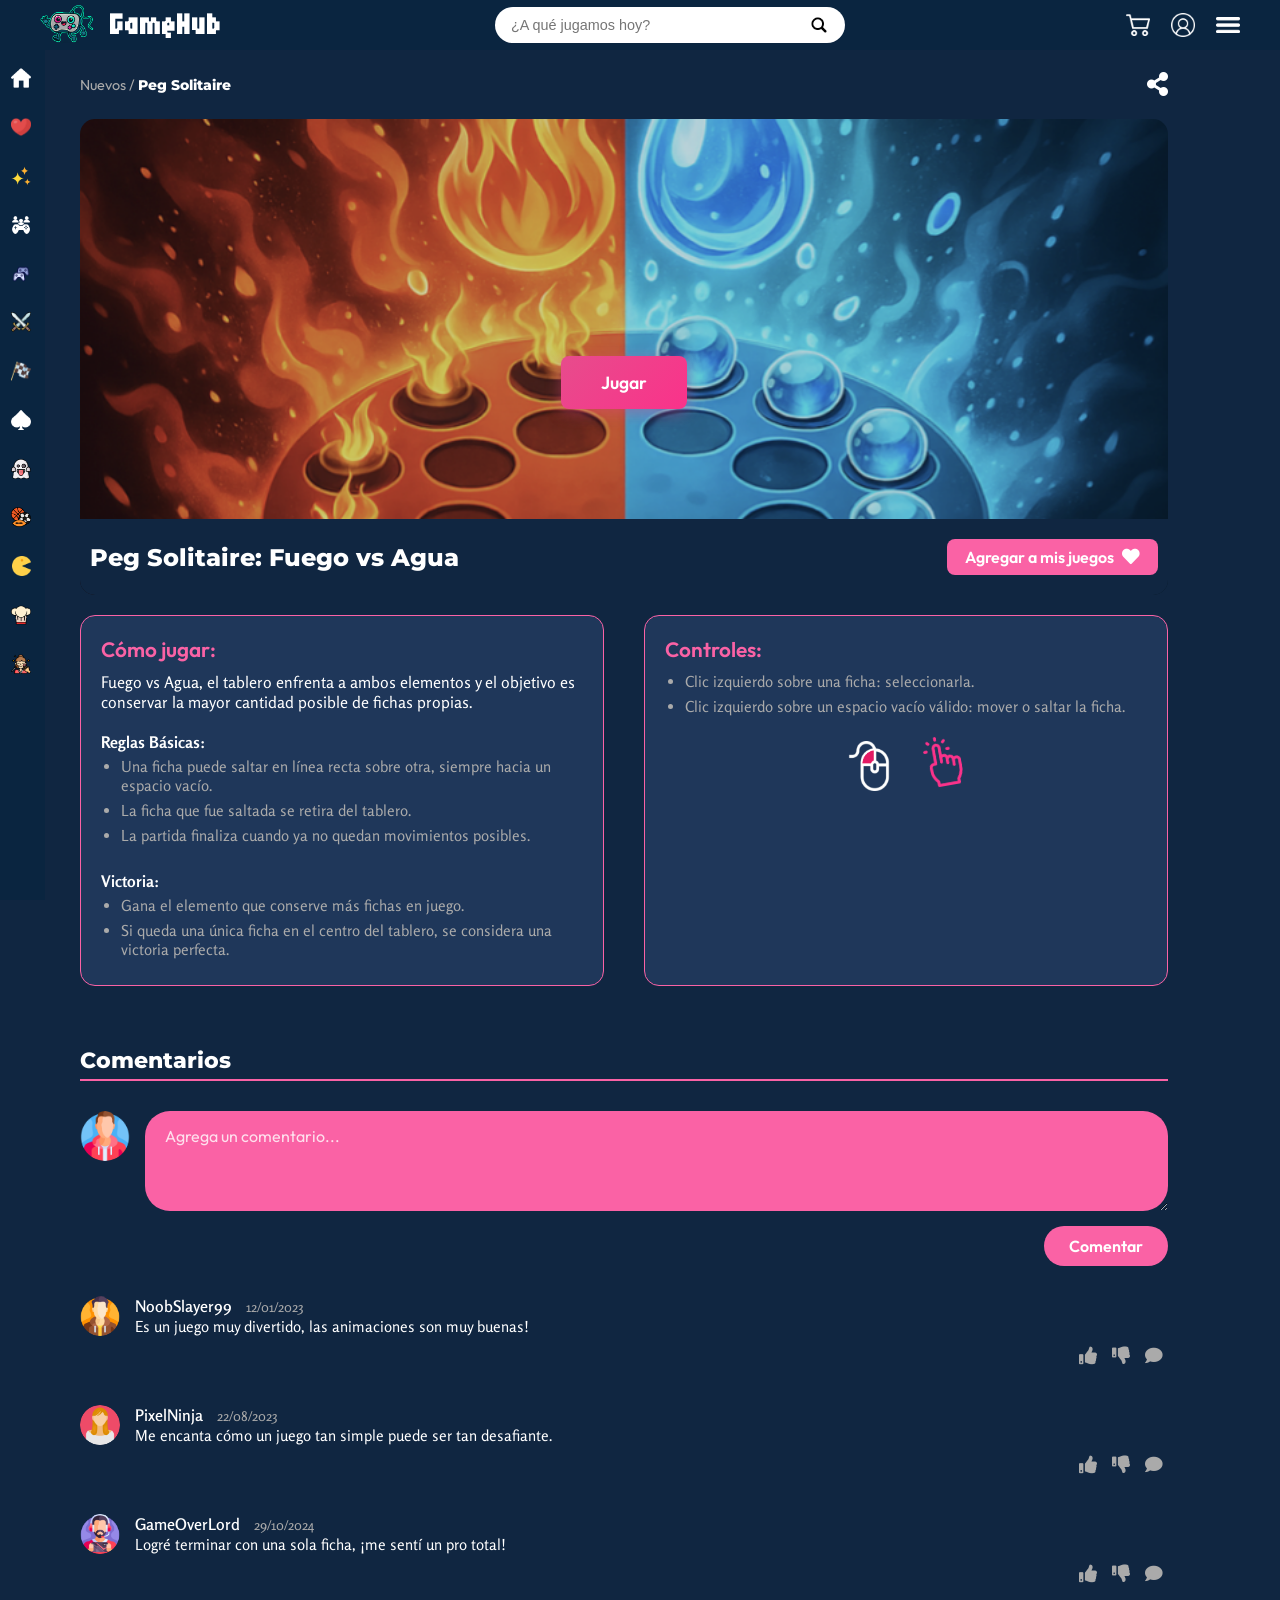
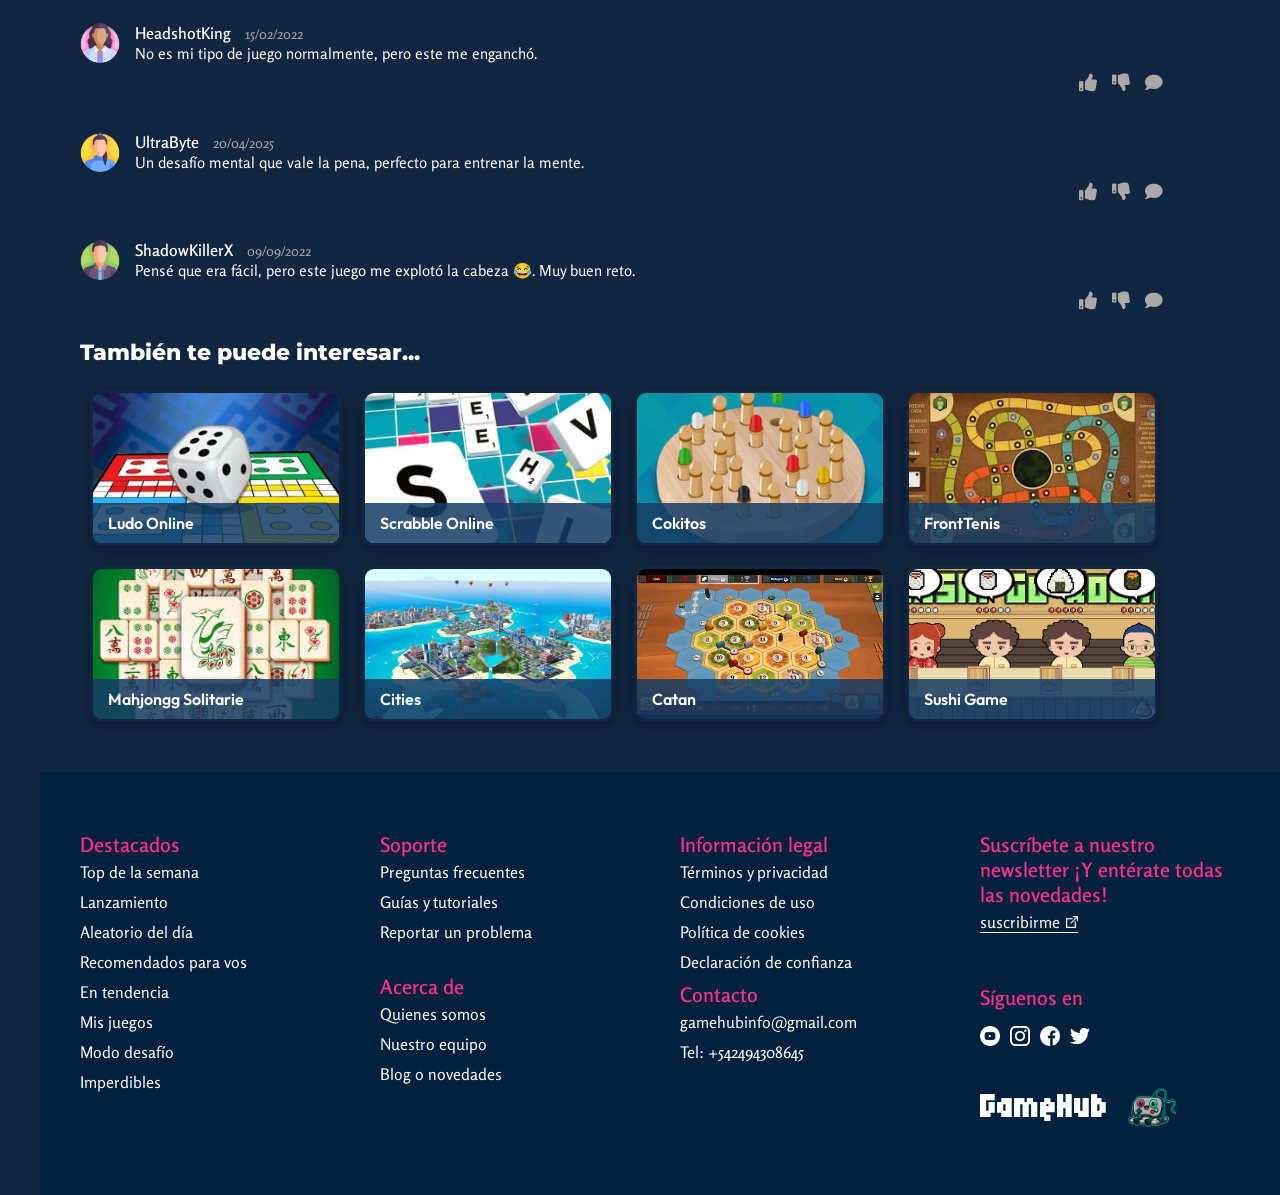
<file: Entrega3/juegoPeg.html>
<!DOCTYPE html>
<html lang="es">
<head>
    <meta charset="UTF-8">
    <meta name="viewport" content="width=device-width, initial-scale=1.0">
    <title>Peg Solitaire</title>
    
    <link rel="stylesheet" href="css/barras.css">    
    <link rel="stylesheet" href="css/juego.css">     
    <link rel="stylesheet" href="css/footer.css"> 
   
    <link rel="stylesheet" href="https://cdnjs.cloudflare.com/ajax/libs/font-awesome/5.15.4/css/all.min.css">
    <link rel="preconnect" href="https://fonts.googleapis.com">
    <link rel="preconnect" href="https://fonts.gstatic.com" crossorigin>
    <link href="https://fonts.googleapis.com/css2?family=Montserrat:wght@600;700&family=Outfit:wght@400;600;700&family=Orbitron:wght@400;500;600;700;800;900&family=Rosario:wght@400;700&family=Roboto:wght@400;600&family=Micro+5&display=swap" rel="stylesheet">

</head>
<body>

    <header class="header">
            <div class="header-left" id="logo-inicio" onclick="window.location.href='home.html'" style="cursor: pointer;">
        <img src="img/iconos_barra_header/icono_GameHub.png" alt="GameHub Logo" class="logo">
        <h1 class="site-title">GameHub</h1>
    </div>

        <div class="header-center">
            <div class="search-bar">
                <input type="text" placeholder="¿A qué jugamos hoy?" class="search-input">
                <button class="search-button">
                    <img src="img/iconos_barra_header/lupa.png" alt="Buscar" class="icon-img">
                </button>
            </div>
        </div>

        <div class="header-right">
            <button class="icon-button cart-button">
                <img src="img/iconos_barra_header/carrito-de-compras.png" alt="Carrito" class="icon-img">
            </button>
            <button class="icon-button profile-button toggle-menu" data-target="profileDropdown">
                <img src="img/iconos_barra_header/usuario.png" alt="Perfil" class="icon-img">
            </button>
            <button class="icon-button hamburger-button toggle-menu" data-target="hamburgerDropdown">
                <img src="img/iconos_barra_header/menu.png" alt="Menú" class="icon-img">
            </button>
        </div>
    </header>

    <div class="dropdown profile-dropdown menu" id="profileDropdown"> 
        <div class="profile-header">
            <img src="img/iconos_barra_header/avatar.png" alt="Avatar" class="profile-avatar">
            <div class="profile-info">
                <p class="profile-nickname">NICKNAME</p>
            </div>
        </div>
        <ul class="dropdown-menu">
            <li><a href="#" class="dropdown-item">Configuraciones de la cuenta</a></li>
            <li><a href="#" class="dropdown-item">Editar Nickname</a></li>
            <li><a href="#" class="dropdown-item">Editar avatar</a></li>
            <li><a href="#" class="dropdown-item">Correo electrónico</a></li>
            <li><a href="#" class="dropdown-item">Contraseña</a></li>
            <li><a href="#" class="dropdown-item">Idioma</a></li>
        </ul>
    </div>

    <div class="dropdown hamburger-dropdown menu" id="hamburgerDropdown">
        <ul class="dropdown-menu">
            <li><a href="login.html" class="dropdown-item" id="logout-link">
                LogOut
                <img src="img/iconos_menu_hamb/log-out.png" alt="LogOut" class="menu-icon">
            </a></li>
            <li class="mobile-only"><a href="home.html" class="dropdown-item">
                Home
                <img src="img/iconos_nav_bar/casa-home.png" alt="Home" class="menu-icon">
            </a></li>
            <li class="mobile-only"><a href="#" class="dropdown-item">
                Mis Juegos
                <img src="img/iconos_nav_bar/corazon-favs.png" alt="Multijugador" class="menu-icon">
            </a></li>
            <li class="mobile-only"><a href="#" class="dropdown-item">
                Nuevos
                <img src="img/iconos_nav_bar/estrellas-new.png" alt="2 jugadores" class="menu-icon">
            </a></li>
            <li class="mobile-only"><a href="#" class="dropdown-item">
                Multijugador
                <img src="img/iconos_nav_bar/joystick-multijugador.png" alt="Clásicos" class="menu-icon">
            </a></li>
            <li class="mobile-only"><a href="#" class="dropdown-item">
                2 Jugadores
                <img src="img/iconos_nav_bar/controles-2-players.png" alt="De mesa" class="menu-icon">
            </a></li>
            <li class="mobile-only"><a href="#" class="dropdown-item">
                Acción
                <img src="img/iconos_nav_bar/espadas-accion.png" alt="Acción" class="menu-icon">
            </a></li>
            <li class="mobile-only"><a href="#" class="dropdown-item">
                Carreras
                <img src="img/iconos_nav_bar/bandera-carreras.png" alt="Belleza" class="menu-icon">
            </a></li>
            <li class="mobile-only"><a href="#" class="dropdown-item">
                De Mesa
                <img src="img/iconos_nav_bar/pikas-de-mesa.png" alt="Cocina" class="menu-icon">
            </a></li>
            <li class="mobile-only"><a href="#" class="dropdown-item">
                Terror
                <img src="img/iconos_nav_bar/fantasma-terror.png" alt="Deportes" class="menu-icon">
            </a></li>
            <li class="mobile-only"><a href="#" class="dropdown-item">
                Deportes
                <img src="img/iconos_nav_bar/pelotas-deportes.png" alt="Terror" class="menu-icon">
            </a></li>
               <li class="mobile-only"><a href="#" class="dropdown-item">
                Clásicos
                <img src="img/iconos_nav_bar/pacman-clasicos.png" alt="Cocina" class="menu-icon">
            </a></li>
            <li class="mobile-only"><a href="#" class="dropdown-item">
                Cocina
                <img src="img/iconos_nav_bar/gorro-cocina.png" alt="Deportes" class="menu-icon">
            </a></li>
            <li class="mobile-only"><a href="#" class="dropdown-item">
                Belleza
                <img src="img/iconos_nav_bar/maquillaje.png" alt="Terror" class="menu-icon">
            </a></li>

            <li class="desktop-only"><a href="#" class="dropdown-item">
                Instagram
                <img src="img/iconos_menu_hamb/instagram.png" alt="Instagram" class="menu-icon">
            </a></li>
            <li class="desktop-only"><a href="#" class="dropdown-item">
                Facebook
                <img src="img/iconos_menu_hamb/facebook.png" alt="Facebook" class="menu-icon">             
            </a></li>
            <li class="desktop-only"><a href="#" class="dropdown-item">
                Twitter
                <img src="img/iconos_menu_hamb/twitter.png" alt="Twitter" class="menu-icon">
            </a></li>
            <li class="desktop-only"><a href="#" class="dropdown-item">
                Youtube
                <img src="img/iconos_menu_hamb/youtube.png" alt="Twitter" class="menu-icon">               
            </a></li>
        </ul>
    </div>

    <aside class="sidebar" id="sidebar">
        <nav class="sidebar-nav">
            <a href="home.html" class="sidebar-item" id="enlace-home-sidebar">
                <img src="img/iconos_nav_bar/casa-home.png" alt="Home" class="sidebar-icon">
                <span class="sidebar-text">Home</span>
            </a>
            <a href="#" class="sidebar-item">
                <img src="img/iconos_nav_bar/corazon-favs.png" alt="Multijugador" class="sidebar-icon">
                <span class="sidebar-text">Mis Juegos</span>
            </a>
            <a href="#" class="sidebar-item">
                <img src="img/iconos_nav_bar/estrellas-new.png" alt="2 jugadores" class="sidebar-icon">
                <span class="sidebar-text">Nuevos</span>
            </a>
            <a href="#" class="sidebar-item">
                <img src="img/iconos_nav_bar/joystick-multijugador.png" alt="Clásicos" class="sidebar-icon">
                <span class="sidebar-text">Multijugador</span>
            </a>
            <a href="#" class="sidebar-item">
                <img src="img/iconos_nav_bar/controles-2-players.png" alt="De mesa" class="sidebar-icon">
                <span class="sidebar-text">2 Jugadores</span>
            </a>
            <a href="#" class="sidebar-item">
                <img src="img/iconos_nav_bar/espadas-accion.png" alt="Acción" class="sidebar-icon">
                <span class="sidebar-text">Acción</span>
            </a>
            <a href="#" class="sidebar-item">
                <img src="img/iconos_nav_bar/bandera-carreras.png" alt="Belleza" class="sidebar-icon">
                <span class="sidebar-text">Carreras</span>
            </a>
            <a href="#" class="sidebar-item">
                <img src="img/iconos_nav_bar/pikas-de-mesa.png" alt="Cocina" class="sidebar-icon">
                <span class="sidebar-text">De mesa</span>
            </a>
            <a href="#" class="sidebar-item">
                <img src="img/iconos_nav_bar/fantasma-terror.png" alt="Deportes" class="sidebar-icon">
                <span class="sidebar-text">Terror</span>
            </a>
            <a href="#" class="sidebar-item">
                <img src="img/iconos_nav_bar/pelotas-deportes.png" alt="Terror" class="sidebar-icon">
                <span class="sidebar-text">Deportes</span>
            </a>
            <a href="#" class="sidebar-item">
                <img src="img/iconos_nav_bar/pacman-clasicos.png" alt="Cocina" class="sidebar-icon">
                <span class="sidebar-text">Clasicos</span>
            </a>
            <a href="#" class="sidebar-item">
                <img src="img/iconos_nav_bar/gorro-cocina.png" alt="Deportes" class="sidebar-icon">
                <span class="sidebar-text">Cocina</span>
            </a>
            <a href="#" class="sidebar-item">
                <img src="img/iconos_nav_bar/maquillaje.png" alt="Terror" class="sidebar-icon">
                <span class="sidebar-text">Belleza</span>
            </a>
        </nav>
    </aside>

<main class="game-page">
    <section class="game-breadcrumb-header">
        <div class="breadcrumb">
            Nuevos / <span>Peg Solitaire</span>
        </div>
        <button class="share-btn">
            <i class="fas fa-share-alt"></i>
        </button>
    </section>

    <section class="game-banner-container">
        <div class="game-banner-card">
            <img src="img/img_juego_peg/pegSolitarie.png" alt="Peg Solitaire: Fuego vs Agua" class="banner-image">
            
            <div class="banner-overlay">
                <button class="btn-primary-play" id="playButton">Jugar</button>
            </div>
            
            <div class="card-footer">
                <h2>Peg Solitaire: Fuego vs Agua</h2>
                <button class="btn-add-game" id="addToMyGamesBtn">
                    Agregar a mis juegos <i class="fas fa-heart"></i>
                </button>
            </div>
        </div>
    </section>
    
    <section class="game-info-details">
        <div class="info-section how-to-play">
            <h3>Cómo jugar:</h3>
            <p>Fuego vs Agua, el tablero enfrenta a ambos elementos y el objetivo es conservar la mayor cantidad posible de fichas propias.</p> <br>
            <h4>Reglas Básicas:</h4>
            <ul>
                <li>Una ficha puede saltar en línea recta sobre otra, siempre hacia un espacio vacío.</li>
                <li>La ficha que fue saltada se retira del tablero.</li>
                <li>La partida finaliza cuando ya no quedan movimientos posibles.</li>
            </ul> <br>
            <h4>Victoria:</h4> 
            <ul>
                <li>Gana el elemento que conserve más fichas en juego.</li>
                <li>Si queda una única ficha en el centro del tablero, se considera una victoria perfecta.</li>
            </ul>
        </div>
        <div class="info-section controls">
            <h3>Controles:</h3>
            <ul>
                <li>Clic izquierdo sobre una ficha: seleccionarla.</li>
                <li>Clic izquierdo sobre un espacio vacío válido: mover o saltar la ficha.</li>
            </ul>
            <div class="controls">
                <img src="img/img_juego_peg/mouseBtnIzq.PNG" alt="Icono de Control de Mouse" class="control-image">
                <img src="img/img_juego_peg/seleccione.png" alt="Icono de Seleccionar" class="control-image hand-icon">
            </div>
        </div>
    </section>

  <section class="comments-section">
    <h2>Comentarios</h2>
    <div class="comment-input-area">
        <img src="img/imgAvatarComentarios/hombre1.png" alt="Avatar" class="user-avatar">
        <textarea placeholder="Agrega un comentario..." class="comment-textarea"></textarea>
    </div>
    <button class="btn-comment-submit">Comentar</button>
    
    <div class="comment-item">
        <img src="img/imgAvatarComentarios/hombre2.png" alt="Avatar" class="user-avatar">
        
        <div class="comment-content">
            
            <div class="comment-header">
                <span class="comment-username">NoobSlayer99</span>
                <span class="comment-date">12/01/2023</span>
            </div>
            
            <p class="comment-text">Es un juego muy divertido, las animaciones  son muy buenas!</p>
            
            <div class="comment-actions">
                <i class="fas fa-thumbs-up"></i>
                <i class="fas fa-thumbs-down"></i>
                <i class="fas fa-comment"></i>
            </div>
        </div>
    </div>


    <div class="comment-item">
        <img src="img/imgAvatarComentarios/mujer3.png" alt="Avatar" class="user-avatar">
        
        <div class="comment-content">
            
            <div class="comment-header">
                <span class="comment-username">PixelNinja</span>
                <span class="comment-date">22/08/2023</span>
            </div>
            
            <p class="comment-text">Me encanta cómo un juego tan simple puede ser tan desafiante.</p>
            
            <div class="comment-actions">
                <i class="fas fa-thumbs-up"></i>
                <i class="fas fa-thumbs-down"></i>
                <i class="fas fa-comment"></i>
            </div>
        </div>
    </div>

    <div class="comment-item">
        <img src="img/imgAvatarComentarios/hombre4.png" alt="Avatar" class="user-avatar">
        
        <div class="comment-content">
            
            <div class="comment-header">
                <span class="comment-username">GameOverLord</span>
                <span class="comment-date">29/10/2024</span>
            </div>
            
            <p class="comment-text">Logré terminar con una sola ficha, ¡me sentí un pro total!</p>
            
            <div class="comment-actions">
                <i class="fas fa-thumbs-up"></i>
                <i class="fas fa-thumbs-down"></i>
                <i class="fas fa-comment"></i>
            </div>
        </div>
    </div>

    <div class="comment-item">
        <img src="img/imgAvatarComentarios/mujer5.png" alt="Avatar" class="user-avatar">
        
        <div class="comment-content">
            
            <div class="comment-header">
                <span class="comment-username">HeadshotKing</span>
                <span class="comment-date">15/02/2022</span>
            </div>
            
            <p class="comment-text">No es mi tipo de juego normalmente, pero este me enganchó.</p>
            
            <div class="comment-actions">
                <i class="fas fa-thumbs-up"></i>
                <i class="fas fa-thumbs-down"></i>
                <i class="fas fa-comment"></i>
            </div>
        </div>
    </div>

    <div class="comment-item">
        <img src="img/imgAvatarComentarios/mujer6.png" alt="Avatar" class="user-avatar">
        
        <div class="comment-content">
            
            <div class="comment-header">
                <span class="comment-username">UltraByte</span>
                <span class="comment-date">20/04/2025</span>
            </div>
            
            <p class="comment-text">Un desafío mental que vale la pena, perfecto para entrenar la mente.</p>
            
            <div class="comment-actions">
                <i class="fas fa-thumbs-up"></i>
                <i class="fas fa-thumbs-down"></i>
                <i class="fas fa-comment"></i>
            </div>
        </div>
    </div>
    
    <div class="comment-item">
        <img src="img/imgAvatarComentarios/hombre7.png" alt="Avatar" class="user-avatar">
        
        <div class="comment-content">
            
            <div class="comment-header">
                <span class="comment-username">ShadowKillerX</span>
                <span class="comment-date">09/09/2022</span>
            </div>
            
            <p class="comment-text">Pensé que era fácil, pero este juego me explotó la cabeza 😂. Muy buen reto.</p>
            
            <div class="comment-actions">
                <i class="fas fa-thumbs-up"></i>
                <i class="fas fa-thumbs-down"></i>
                <i class="fas fa-comment"></i>
            </div>
        </div>
    </div>

    </section>

    <section class="related-games-section">
        <h2>También te puede interesar...</h2>
        <div class="games-grid">
            <div class="game-card">
                <img src="img/imgTambienInteresa/recom1.jpg" alt="Ludo Online" class="game-image">
                <div class="game-title-overlay">
                   Ludo Online
                </div>
            </div>
            <div class="game-card">
                <img src="img/imgTambienInteresa/recom2.jpg" alt="Scrabble Online" class="game-image">
                <div class="game-title-overlay">
                    Scrabble Online
                </div>
            </div>
            <div class="game-card">
                <img src="img/imgTambienInteresa/recom3.png" alt="Cokitos" class="game-image">
                <div class="game-title-overlay">
                    Cokitos
                </div>
            </div>
            <div class="game-card">
                <img src="img/imgTambienInteresa/recom4.jpeg" alt="FrontTenis" class="game-image">
                <div class="game-title-overlay">
                   FrontTenis
                </div>
            </div>
        </div>
         <div class="games-grid">
            <div class="game-card">
                <img src="img/imgTambienInteresa/recom5.jpeg" alt="Mahjongg Solitarie" class="game-image">
                <div class="game-title-overlay">
                    Mahjongg Solitarie
                </div>
            </div>
            <div class="game-card">
                <img src="img/imgTambienInteresa/recom6.jpeg" alt="Cities" class="game-image">
                <div class="game-title-overlay">
                    Cities
                </div>
            </div>
            <div class="game-card">
                <img src="img/imgTambienInteresa/recom7.jpg" alt="Catan" class="game-image">
                <div class="game-title-overlay">
                    Catan
                </div>
            </div>
            <div class="game-card">
                <img src="img/imgTambienInteresa/recom8.png" alt="Sushi Game" class="game-image">
                <div class="game-title-overlay">
                    Sushi Game
                </div>
        </div>
    </section>

</main>

<footer class="footer">
    <div class="footer-container">
        <div class="footer-column">
            <h3>Destacados</h3>
            <ul class="ul-footer">
                <li>Top de la semana</li>
                <li>Lanzamiento</li>
                <li>Aleatorio del día</li>
                <li>Recomendados para vos</li>
                <li>En tendencia</li>
                <li>Mis juegos</li>
                <li>Modo desafío</li>
                <li>Imperdibles</li>
            </ul>
        </div>

        <div class="footer-column">
            <h3>Soporte</h3>
            <ul class="ul-footer">
                <li>Preguntas frecuentes</li>
                <li>Guías y tutoriales</li>
                <li>Reportar un problema</li>
            </ul>

            <h3 class="margin-top">Acerca de</h3>
            <ul class="ul-footer">
                <li>Quienes somos</li>
                <li>Nuestro equipo</li>
                <li>Blog o novedades</li>
            </ul>
        </div>

        <div class="footer-column">
            <h3>Información legal</h3>
            <ul class="ul-footer">
                <li>Términos y privacidad</li>
                <li>Condiciones de uso</li>
                <li>Política de cookies</li>
                <li>Declaración de confianza</li>
            </ul>

            <h3>Contacto</h3>
            <ul class="ul-footer">
                <li>gamehubinfo@gmail.com</li>
                <li>Tel: +542494308645</li>
            </ul>
        </div>

        <div class="footer-column">
            <h3>Suscríbete a nuestro newsletter ¡Y entérate todas las novedades!</h3>
            <a href="#" class="subscribe-link">suscribirme 
                <img src="img/imgFooter/flecha.png" alt="flecha" class="icono-flecha">
            </a>

            <h3 class="margin-top">Síguenos en</h3>
                <div class="social-icons">               
                    <img src="img/imgFooter/youtube.png" alt="YouTube">
                    <img src="img/imgFooter/instagram.png" alt="Instagram">
                    <img src="img/imgFooter/facebook.png" alt="Facebook">
                    <img src="img/imgFooter/twitter.png" alt="Twitter">
                </div>

            <div class="logos">
                <span class="logo-text">GameHub</span>
                <div class="logo-icon">
                    <img src="img/imgFooter/logoSentado.png" alt="logo GameHub">
                </div>
            </div>
        </div>
    </div>
</footer>


<script src="js/agregarJuego.js"></script>
<script src="js/barras.js"></script> 
<script src="js/redireccionamiento.js"></script>

</body>
</html>
</file>
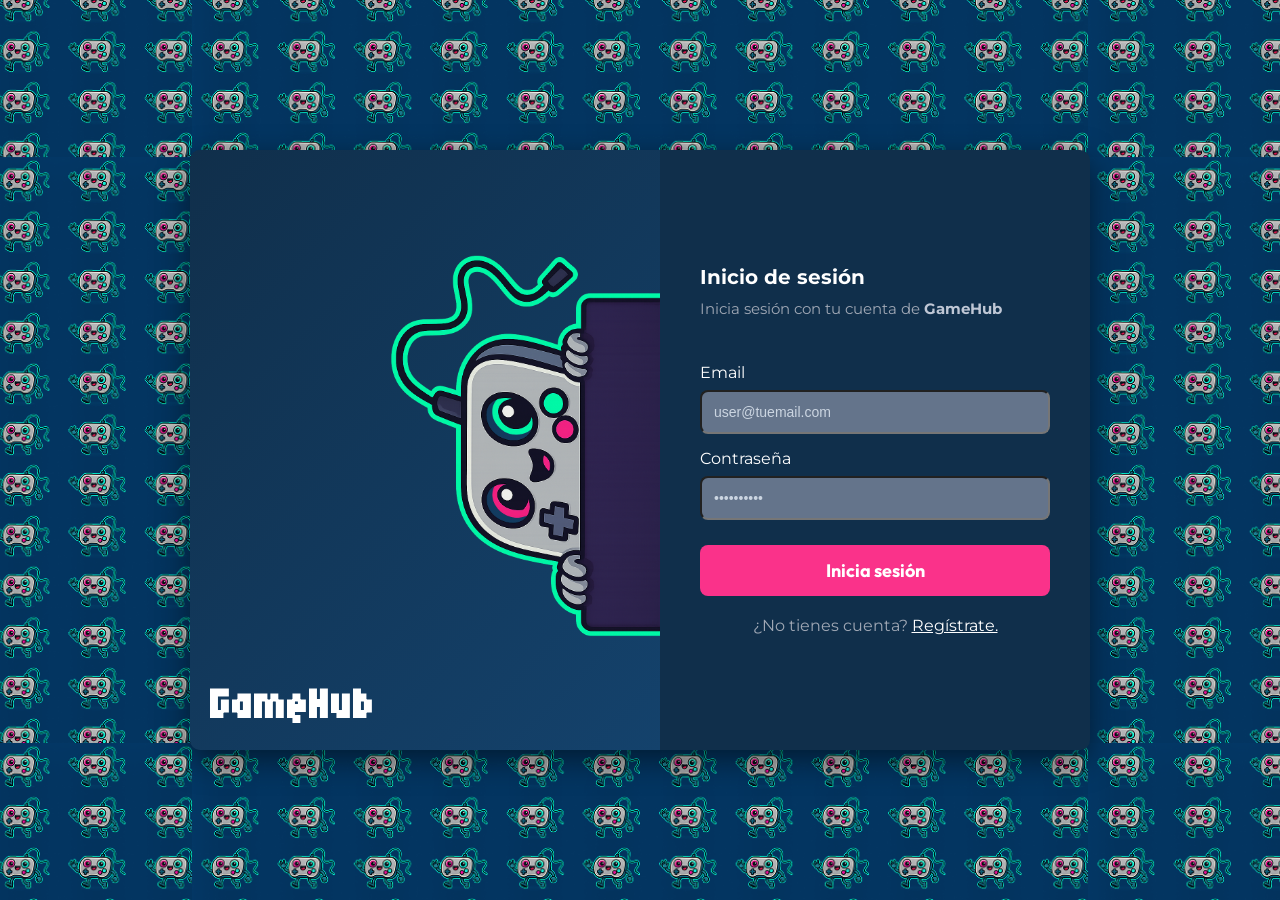
<file: Entrega3/logIn.html>
<!doctype html>
<html lang="es">
  <head>
    <meta charset="UTF-8" />
    <link href="https://fonts.googleapis.com/css2?family=Montserrat&family=Outfit&family=Micro+5&display=swap" rel="stylesheet">
    <link href="./css/login.css" rel="stylesheet">
    <meta name="viewport" content="width=device-width, initial-scale=1.0" />
    <title>Inicio de Sesión</title>
  </head>
  <body>
    <div class="container">
      <div class="image-side">
        <img src="./img/imgInicioSesion/logoAcostado.png" alt="GameHub" class="side-image">
        <p class="brand-text">GameHub</p>
      </div>

      <!-- PANEL DERECHO -->
      <div class="right-side">
        <!-- LOGIN -->
        <div class="form-side" id="login-form">
          <h2>Inicio de sesión</h2>
          <p class="subtitle">Inicia sesión con tu cuenta de <span class="name">GameHub</span></p>

          <form id="inicioSesion">
            <label for="login-email">Email</label>
            <input type="email" id="login-email" placeholder="user@tuemail.com" required>

            <label for="login-password">Contraseña</label>
            <input type="password" id="login-password" placeholder="••••••••••" required>

            <button type="submit" class="btn-primary">Inicia sesión</button>
          </form>

          <p class="bottom-text">¿No tienes cuenta? <a href="#" id="ir-a-registro">Regístrate.</a></p>
        </div>

        <!-- REGISTRO -->
        <div class="form-side hidden" id="register-form">
          <h2>Registrarse</h2>

          <form id="form-registro"> 
              <label for="register-name">Nombre y apellido*</label> 
              <input type="text" id="register-name" required> 

              <label for="register-nickname">Nickname</label> 
              <input type="text" id="register-nickname">

              <label for="register-age">Edad*</label> 
              <input type="number" id="register-age" required> 

              <label for="register-email">Email*</label> 
              <input type="email" id="register-email" required> 
              
              <label for="register-password">Contraseña*</label> 
              <input type="password" id="register-password" required> 
              
              <label for="register-confirm">Repetir contraseña*</label> 
              <input type="password" id="register-confirm" required> 
              
              <div class="recaptcha-container"> 
                  <img src="./img/imgInicioSesion/captcha.jpg" alt="reCAPTCHA" class="recaptcha-image"> 
              </div> 
              
              <button type="submit" class="btn-primary">Regístrate</button> 
          </form>

          <p class="bottom-text">¿Ya tienes cuenta? <a href="#" id="ir-a-login">Inicia sesión.</a></p>
        </div>

        <!-- SUCCESS -->
        <div class="success-message hidden" id="success-message">
          <div class="success-icon">✓</div>
          <h2>¡Registro Exitoso!</h2>
          <p>Tu cuenta ha sido creada correctamente</p>
        </div>
      </div>
    </div>

  
   <script src="./js/login.js"></script>
  
  </body>
</html>
</file>
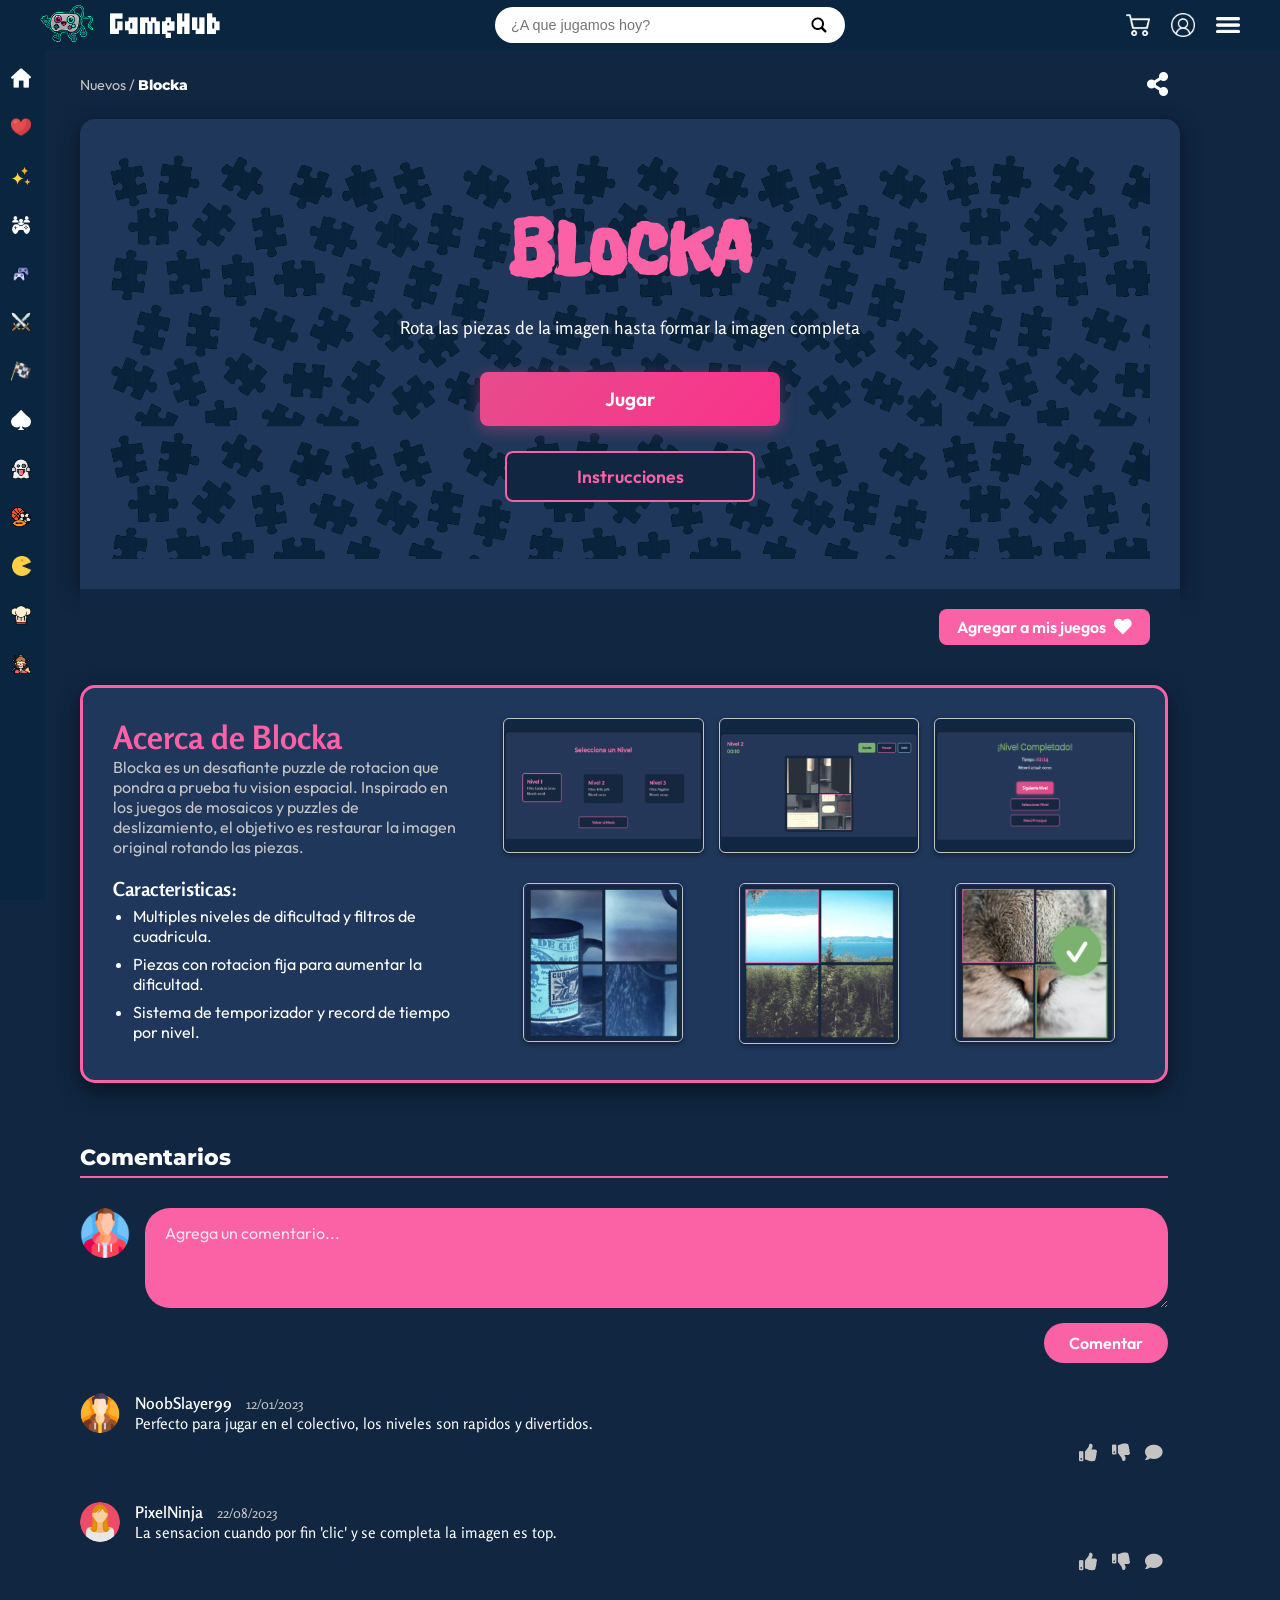
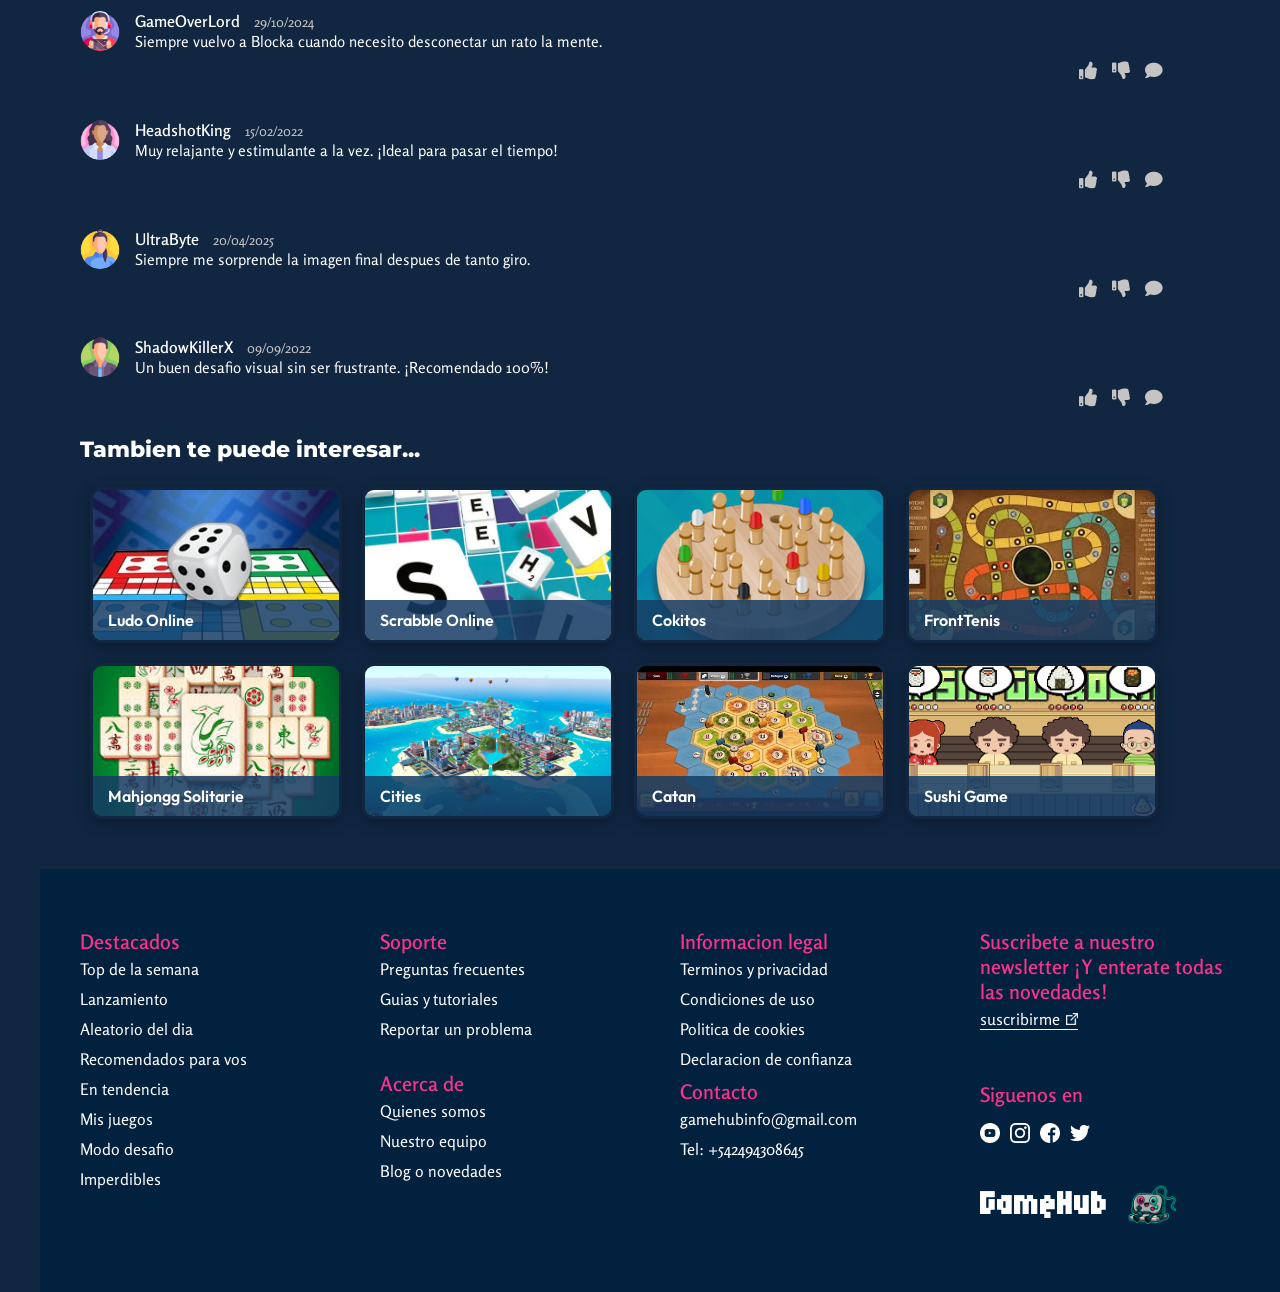
<file: Entrega4/blocka.html>
<!DOCTYPE html>
<html lang="es">
<head>
    <meta charset="UTF-8">
    <meta name="viewport" content="width=device-width, initial-scale=1.0">
    <title>Blocka</title>
    
    <link rel="stylesheet" href="css/barras.css">    
    <link rel="stylesheet" href="css/juego.css">
    <link rel="stylesheet" href="css/footer.css">      
    <link rel="stylesheet" href="css/blocka.css"> 

    <link rel="stylesheet" href="https://cdnjs.cloudflare.com/ajax/libs/font-awesome/5.15.4/css/all.min.css">
    <link rel="preconnect" href="https://fonts.googleapis.com">
    <link rel="preconnect" href="https://fonts.gstatic.com" crossorigin>
    <link href="https://fonts.googleapis.com/css2?family=Montserrat:wght@600;700&family=Outfit:wght@400;600;700&family=Orbitron:wght@400;500;600;700;800;900&family=Rosario:wght@400;700&family=Roboto:wght@400;600&family=Micro+5&family=Freckle+Face&family=Poppins&display=swap" rel="stylesheet">

</head>
<body>

    <header class="header">
        <div class="header-left" id="logo-inicio" onclick="window.location.href='home.html'" style="cursor: pointer;">
            <img src="img/iconos_barra_header/icono_GameHub.png" alt="GameHub Logo" class="logo">
            <h1 class="site-title">GameHub</h1>
        </div>

        <div class="header-center">
            <div class="search-bar">
                <input type="text" placeholder="¿A que jugamos hoy?" class="search-input">
                <button class="search-button">
                    <img src="img/iconos_barra_header/lupa.png" alt="Buscar" class="icon-img">
                </button>
            </div>
        </div>

        <div class="header-right">
            <button class="icon-button cart-button">
                <img src="img/iconos_barra_header/carrito-de-compras.png" alt="Carrito" class="icon-img">
            </button>
            <button class="icon-button profile-button toggle-menu" data-target="profileDropdown">
                <img src="img/iconos_barra_header/usuario.png" alt="Perfil" class="icon-img">
            </button>
            <button class="icon-button hamburger-button toggle-menu" data-target="hamburgerDropdown">
                <img src="img/iconos_barra_header/menu.png" alt="Menu" class="icon-img">
            </button>
        </div>
    </header>

    <div class="dropdown profile-dropdown menu" id="profileDropdown"> 
        <div class="profile-header">
            <img src="img/iconos_barra_header/avatar.png" alt="Avatar" class="profile-avatar">
            <div class="profile-info">
                <p class="profile-nickname">NICKNAME</p>
            </div>
        </div>
        <ul class="dropdown-menu">
            <li><a href="#" class="dropdown-item">Configuraciones de la cuenta</a></li>
            <li><a href="#" class="dropdown-item">Editar Nickname</a></li>
            <li><a href="#" class="dropdown-item">Editar avatar</a></li>
            <li><a href="#" class="dropdown-item">Correo electronico</a></li>
            <li><a href="#" class="dropdown-item">Contrasena</a></li>
            <li><a href="#" class="dropdown-item">Idioma</a></li>
        </ul>
    </div>

    <div class="dropdown hamburger-dropdown menu" id="hamburgerDropdown">
        <ul class="dropdown-menu">
            <li><a href="login.html" class="dropdown-item" id="logout-link">
                LogOut
                <img src="img/iconos_menu_hamb/log-out.png" alt="LogOut" class="menu-icon">
            </a></li>
            <li class="mobile-only"><a href="home.html" class="dropdown-item">
                Home
                <img src="img/iconos_nav_bar/casa-home.png" alt="Home" class="menu-icon">
            </a></li>
            <li class="mobile-only"><a href="#" class="dropdown-item">
                Mis Juegos
                <img src="img/iconos_nav_bar/corazon-favs.png" alt="Multijugador" class="menu-icon">
            </a></li>
            <li class="mobile-only"><a href="#" class="dropdown-item">
                Nuevos
                <img src="img/iconos_nav_bar/estrellas-new.png" alt="2 jugadores" class="menu-icon">
            </a></li>
            <li class="mobile-only"><a href="#" class="dropdown-item">
                Multijugador
                <img src="img/iconos_nav_bar/joystick-multijugador.png" alt="Clasicos" class="menu-icon">
            </a></li>
            <li class="mobile-only"><a href="#" class="dropdown-item">
                2 Jugadores
                <img src="img/iconos_nav_bar/controles-2-players.png" alt="De mesa" class="menu-icon">
            </a></li>
            <li class="mobile-only"><a href="#" class="dropdown-item">
                Accion
                <img src="img/iconos_nav_bar/espadas-accion.png" alt="Accion" class="menu-icon">
            </a></li>
            <li class="mobile-only"><a href="#" class="dropdown-item">
                Carreras
                <img src="img/iconos_nav_bar/bandera-carreras.png" alt="Belleza" class="menu-icon">
            </a></li>
            <li class="mobile-only"><a href="#" class="dropdown-item">
                De Mesa
                <img src="img/iconos_nav_bar/pikas-de-mesa.png" alt="Cocina" class="menu-icon">
            </a></li>
            <li class="mobile-only"><a href="#" class="dropdown-item">
                Terror
                <img src="img/iconos_nav_bar/fantasma-terror.png" alt="Deportes" class="menu-icon">
            </a></li>
            <li class="mobile-only"><a href="#" class="dropdown-item">
                Deportes
                <img src="img/iconos_nav_bar/pelotas-deportes.png" alt="Terror" class="menu-icon">
            </a></li>
            <li class="mobile-only"><a href="#" class="dropdown-item">
                Clasicos
                <img src="img/iconos_nav_bar/pacman-clasicos.png" alt="Cocina" class="menu-icon">
            </a></li>
            <li class="mobile-only"><a href="#" class="dropdown-item">
                Cocina
                <img src="img/iconos_nav_bar/gorro-cocina.png" alt="Deportes" class="menu-icon">
            </a></li>
            <li class="mobile-only"><a href="#" class="dropdown-item">
                Belleza
                <img src="img/iconos_nav_bar/maquillaje.png" alt="Terror" class="menu-icon">
            </a></li>

            <li class="desktop-only"><a href="#" class="dropdown-item">
                Instagram
                <img src="img/iconos_menu_hamb/instagram.png" alt="Instagram" class="menu-icon">
            </a></li>
            <li class="desktop-only"><a href="#" class="dropdown-item">
                Facebook
                <img src="img/iconos_menu_hamb/facebook.png" alt="Facebook" class="menu-icon">          
            </a></li>
            <li class="desktop-only"><a href="#" class="dropdown-item">
                Twitter
                <img src="img/iconos_menu_hamb/twitter.png" alt="Twitter" class="menu-icon">
            </a></li>
            <li class="desktop-only"><a href="#" class="dropdown-item">
                Youtube
                <img src="img/iconos_menu_hamb/youtube.png" alt="Twitter" class="menu-icon">           
            </a></li>
        </ul>
    </div>

    <aside class="sidebar" id="sidebar">
        <nav class="sidebar-nav">
            <a href="home.html" class="sidebar-item" id="enlace-home-sidebar">
                <img src="img/iconos_nav_bar/casa-home.png" alt="Home" class="sidebar-icon">
                <span class="sidebar-text">Home</span>
            </a>
            <a href="#" class="sidebar-item">
                <img src="img/iconos_nav_bar/corazon-favs.png" alt="Multijugador" class="sidebar-icon">
                <span class="sidebar-text">Mis Juegos</span>
            </a>
            <a href="#" class="sidebar-item">
                <img src="img/iconos_nav_bar/estrellas-new.png" alt="2 jugadores" class="sidebar-icon">
                <span class="sidebar-text">Nuevos</span>
            </a>
            <a href="#" class="sidebar-item">
                <img src="img/iconos_nav_bar/joystick-multijugador.png" alt="Clasicos" class="sidebar-icon">
                <span class="sidebar-text">Multijugador</span>
            </a>
            <a href="#" class="sidebar-item">
                <img src="img/iconos_nav_bar/controles-2-players.png" alt="De mesa" class="sidebar-icon">
                <span class="sidebar-text">2 Jugadores</span>
            </a>
            <a href="#" class="sidebar-item">
                <img src="img/iconos_nav_bar/espadas-accion.png" alt="Accion" class="sidebar-icon">
                <span class="sidebar-text">Accion</span>
            </a>
            <a href="#" class="sidebar-item">
                <img src="img/iconos_nav_bar/bandera-carreras.png" alt="Belleza" class="sidebar-icon">
                <span class="sidebar-text">Carreras</span>
            </a>
            <a href="#" class="sidebar-item">
                <img src="img/iconos_nav_bar/pikas-de-mesa.png" alt="Cocina" class="sidebar-icon">
                <span class="sidebar-text">De mesa</span>
            </a>
            <a href="#" class="sidebar-item">
                <img src="img/iconos_nav_bar/fantasma-terror.png" alt="Deportes" class="sidebar-icon">
                <span class="sidebar-text">Terror</span>
            </a>
            <a href="#" class="sidebar-item">
                <img src="img/iconos_nav_bar/pelotas-deportes.png" alt="Terror" class="sidebar-icon">
                <span class="sidebar-text">Deportes</span>
            </a>
            <a href="#" class="sidebar-item">
                <img src="img/iconos_nav_bar/pacman-clasicos.png" alt="Cocina" class="sidebar-icon">
                <span class="sidebar-text">Clasicos</span>
            </a>
            <a href="#" class="sidebar-item">
                <img src="img/iconos_nav_bar/gorro-cocina.png" alt="Deportes" class="sidebar-icon">
                <span class="sidebar-text">Cocina</span>
            </a>
            <a href="#" class="sidebar-item">
                <img src="img/iconos_nav_bar/maquillaje.png" alt="Terror" class="sidebar-icon">
                <span class="sidebar-text">Belleza</span>
            </a>
        </nav>
    </aside>

<main class="game-page">
    <section class="game-breadcrumb-header">
        <div class="breadcrumb">
            Nuevos / <span>Blocka</span>
        </div>
        <button class="share-btn">
            <i class="fas fa-share-alt"></i>
        </button>
    </section>

<div id="blocka-wrapper">
    <div id="contenedor-juego">

                <div id="menu-principal" class="oculto">
            <h1>BLOCKA</h1>
            <p>Rota las piezas de la imagen hasta formar la imagen completa</p>
            <div class="botones-menu">
                <button class="boton boton-primario boton-principal-jugar" id="btn-jugar-inicio">Jugar</button>
                <button class="boton boton-secundario" id="btn-instrucciones">Instrucciones</button>
            </div>
        </div>

        <div id="instrucciones" class="oculto">
            <h2>Instrucciones</h2>
            
                <h3>Objetivo: Rotar todas las piezas de la imagen hasta formar la imagen completa.</h3>
                <div class="contenedor-mouse-control">
                    <img src="img/blocka/prueba2.png" alt="Instrucciones Mouse" class="img-esquema">
                </div>
                <p><strong>Click Izquierdo:</strong> Rota la pieza 90&deg; hacia la izquierda.</p>
                <p><strong>Click Derecho:</strong> Rota la pieza 90&deg; hacia la derecha.</p>
            
                <h4>Ayuda: Si el nivel es dificil, puedes usar "Ayuda" para que una pieza se coloque correctamente. Se sumaran 5 segundos al contador.</h4>

            <div class="botones-menu-instrucciones">
                <button class="boton boton-secundario" id="btn-volver-menu-instrucciones">Volver al Menu</button>
            </div>
        </div>

        <div id="selector-nivel" class="oculto">
            <h2>Selecciona un Nivel</h2>
            <div class="grilla-niveles" id="grilla-niveles">
            </div>
            <button class="boton boton-secundario" id="btn-volver-menu-selector">Volver al Menu</button>
        </div>

                <div id="selector-piezas">
            <h2>Selecciona la cantidad de piezas</h2>
            <div class="botones-piezas-opciones">
                <button class="boton boton-piezas" data-cantidad="4" id="btn-4piezas">4 Piezas (2x2)</button>
                <button class="boton boton-piezas" data-cantidad="6" id="btn-6piezas">6 Piezas (2x3)</button>
                <button class="boton boton-piezas" data-cantidad="8" id="btn-8piezas">8 Piezas (2x4)</button>
            </div>
            
            <div class="botones-menu">
                <button id="btn-comenzar-juego" class="boton boton-primario" disabled>Comenzar</button>
                <button id="btn-volver-niveles" class="boton boton-secundario">Volver a Niveles</button>
            </div>
        </div>

        <div id="pantalla-pre-juego" class="oculto">
            <h2>Seleccionando imagen...</h2>
            <p id="nivel-seleccionado-info"></p>
            <div id="imagenes-preview-container">
            </div>
        </div>

        <div id="pantalla-juego" class="oculto">
            <div id="encabezado-juego">
                <div id="info-juego">
                    <h2 id="titulo-nivel">Nivel 1</h2>
                    <div id="temporizador">00:00</div>
                </div>
                <div id="controles-juego">
                    <button id="boton-ayudita" class="boton boton-ayuda">Ayuda</button>
                    <button class="boton boton-pausar" id="boton-pausar-juego">Pausar</button>
                    <button class="boton boton-salir" id="btn-menu-juego">Salir</button>
                </div>
            </div>
            <div id="grilla-blocka">
            </div>
            <div id="mensaje-completado" class="oculto"> &#10003;</div>
        </div>


        <div id="pantalla-victoria" class="oculto">
            <h2>¡Nivel Completado!</h2>
            <p>Tiempo: <span class="tiempo-victoria" id="tiempo-victoria">00:00</span></p>
            <p id="mensaje-record"></p>
            <div class="botones-menu">
                <button class="boton boton-primario" id="boton-siguiente-nivel">Siguiente Nivel</button> 
                <button class="boton boton-secundario" id="btn-seleccionar-nivel-victoria">Seleccionar Nivel</button>
                <button class="boton boton-secundario" id="btn-menu-victoria">Menu Principal</button>
            </div>
        </div>
    </div>

    <div class="card-footer">
        <h2></h2> 
        <button class="btn-add-game" id="addToMyGamesBtn">
            Agregar a mis juegos <i class="fas fa-heart"></i>
        </button>
    </div>
</div>

<section class="game-info-details card-instrucciones-completa">
    
    <div class="info-wrapper">
        <h3>Acerca de Blocka</h3>
        <p>Blocka es un desafiante puzzle de rotacion que pondra a prueba tu vision espacial. Inspirado en los juegos de mosaicos y puzzles de deslizamiento, el objetivo es restaurar la imagen original rotando las piezas.</p><br>
        
        <h4>Caracteristicas:</h4>          
        <ul>
            <li>Multiples niveles de dificultad y filtros de cuadricula.</li>
            <li>Piezas con rotacion fija para aumentar la dificultad.</li>
            <li>Sistema de temporizador y record de tiempo por nivel.</li>
        </ul>
    </div>
    
    <div class="imagenes-wrapper">
        
        <img src="img/blocka/imagenesR1.png" alt="Esquema Menu Principal" class="img-esquema">
        <img src="img/blocka/imagenesR2.png" alt="Esquema Pantalla de Juego" class="img-esquema">
        <img src="img/blocka/imageneesR4.png" alt="Esquema Extra" class="img-esquema">

        <img src="img/blocka/imagenesR5.png" alt="Pieza de Puzzle 1" class="img-puzzle-ejemplo">
        <img src="img/blocka/imagenesR7.png" alt="Pieza de Puzzle 2" class="img-puzzle-ejemplo">
        <img src="img/blocka/imagenesR8.png" alt="Pieza de Puzzle 4" class="img-puzzle-ejemplo">
        
    </div>
    
</section>

<section class="comments-section">
    <h2>Comentarios</h2>
    <div class="comment-input-area">
        <img src="img/imgAvatarComentarios/hombre1.png" alt="Avatar" class="user-avatar">
        <textarea placeholder="Agrega un comentario..." class="comment-textarea"></textarea>
    </div>
    <button class="btn-comment-submit">Comentar</button>
    
    <div class="comment-item">
        <img src="img/imgAvatarComentarios/hombre2.png" alt="Avatar" class="user-avatar">
        
        <div class="comment-content">
            
            <div class="comment-header">
                <span class="comment-username">NoobSlayer99</span>
                <span class="comment-date">12/01/2023</span>
            </div>
            
            <p class="comment-text">Perfecto para jugar en el colectivo, los niveles son rapidos y divertidos.</p>
            
            <div class="comment-actions">
                <i class="fas fa-thumbs-up"></i>
                <i class="fas fa-thumbs-down"></i>
                <i class="fas fa-comment"></i>
            </div>
        </div>
    </div>


    <div class="comment-item">
        <img src="img/imgAvatarComentarios/mujer3.png" alt="Avatar" class="user-avatar">
        
        <div class="comment-content">
            
            <div class="comment-header">
                <span class="comment-username">PixelNinja</span>
                <span class="comment-date">22/08/2023</span>
            </div>
            
            <p class="comment-text">La sensacion cuando por fin 'clic' y se completa la imagen es top.</p>
            
            <div class="comment-actions">
                <i class="fas fa-thumbs-up"></i>
                <i class="fas fa-thumbs-down"></i>
                <i class="fas fa-comment"></i>
            </div>
        </div>
    </div>

    <div class="comment-item">
        <img src="img/imgAvatarComentarios/hombre4.png" alt="Avatar" class="user-avatar">
        
        <div class="comment-content">
            
            <div class="comment-header">
                <span class="comment-username">GameOverLord</span>
                <span class="comment-date">29/10/2024</span>
            </div>
            
            <p class="comment-text">Siempre vuelvo a Blocka cuando necesito desconectar un rato la mente.</p>
            
            <div class="comment-actions">
                <i class="fas fa-thumbs-up"></i>
                <i class="fas fa-thumbs-down"></i>
                <i class="fas fa-comment"></i>
            </div>
        </div>
    </div>

    <div class="comment-item">
        <img src="img/imgAvatarComentarios/mujer5.png" alt="Avatar" class="user-avatar">
        
        <div class="comment-content">
            
            <div class="comment-header">
                <span class="comment-username">HeadshotKing</span>
                <span class="comment-date">15/02/2022</span>
            </div>
            
            <p class="comment-text">Muy relajante y estimulante a la vez. ¡Ideal para pasar el tiempo!</p>
            
            <div class="comment-actions">
                <i class="fas fa-thumbs-up"></i>
                <i class="fas fa-thumbs-down"></i>
                <i class="fas fa-comment"></i>
            </div>
        </div>
    </div>

    <div class="comment-item">
        <img src="img/imgAvatarComentarios/mujer6.png" alt="Avatar" class="user-avatar">
        
        <div class="comment-content">
            
            <div class="comment-header">
                <span class="comment-username">UltraByte</span>
                <span class="comment-date">20/04/2025</span>
            </div>
            
            <p class="comment-text">Siempre me sorprende la imagen final despues de tanto giro.</p>
            
            <div class="comment-actions">
                <i class="fas fa-thumbs-up"></i>
                <i class="fas fa-thumbs-down"></i>
                <i class="fas fa-comment"></i>
            </div>
        </div>
    </div>
    
    <div class="comment-item">
        <img src="img/imgAvatarComentarios/hombre7.png" alt="Avatar" class="user-avatar">
        
        <div class="comment-content">
            
            <div class="comment-header">
                <span class="comment-username">ShadowKillerX</span>
                <span class="comment-date">09/09/2022</span>
            </div>
            
            <p class="comment-text">Un buen desafio visual sin ser frustrante. ¡Recomendado 100%!</p>
            
            <div class="comment-actions">
                <i class="fas fa-thumbs-up"></i>
                <i class="fas fa-thumbs-down"></i>
                <i class="fas fa-comment"></i>
            </div>
        </div>
    </div>

    </section>

    <section class="related-games-section">
        <h2>Tambien te puede interesar...</h2>
        <div class="games-grid">
            <div class="game-card">
                <img src="img/imgTambienInteresa/recom1.jpg" alt="Ludo Online" class="game-image">
                <div class="game-title-overlay">
                   Ludo Online
                </div>
            </div>
            <div class="game-card">
                <img src="img/imgTambienInteresa/recom2.jpg" alt="Scrabble Online" class="game-image">
                <div class="game-title-overlay">
                    Scrabble Online
                </div>
            </div>
            <div class="game-card">
                <img src="img/imgTambienInteresa/recom3.png" alt="Cokitos" class="game-image">
                <div class="game-title-overlay">
                    Cokitos
                </div>
            </div>
            <div class="game-card">
                <img src="img/imgTambienInteresa/recom4.jpeg" alt="FrontTenis" class="game-image">
                <div class="game-title-overlay">
                   FrontTenis
                </div>
            </div>
        </div>
            <div class="games-grid">
            <div class="game-card">
                <img src="img/imgTambienInteresa/recom5.jpeg" alt="Mahjongg Solitarie" class="game-image">
                <div class="game-title-overlay">
                    Mahjongg Solitarie
                </div>
            </div>
            <div class="game-card">
                <img src="img/imgTambienInteresa/recom6.jpeg" alt="Cities" class="game-image">
                <div class="game-title-overlay">
                    Cities
                </div>
            </div>
            <div class="game-card">
                <img src="img/imgTambienInteresa/recom7.jpg" alt="Catan" class="game-image">
                <div class="game-title-overlay">
                    Catan
                </div>
            </div>
            <div class="game-card">
                <img src="img/imgTambienInteresa/recom8.png" alt="Sushi Game" class="game-image">
                <div class="game-title-overlay">
                    Sushi Game
                </div>
            </div>
        </div>
    </section>

</main>

<footer class="footer">
    <div class="footer-container">
        <div class="footer-column">
            <h3>Destacados</h3>
            <ul class="ul-footer">
                <li>Top de la semana</li>
                <li>Lanzamiento</li>
                <li>Aleatorio del dia</li>
                <li>Recomendados para vos</li>
                <li>En tendencia</li>
                <li>Mis juegos</li>
                <li>Modo desafio</li>
                <li>Imperdibles</li>
            </ul>
        </div>

        <div class="footer-column">
            <h3>Soporte</h3>
            <ul class="ul-footer">
                <li>Preguntas frecuentes</li>
                <li>Guias y tutoriales</li>
                <li>Reportar un problema</li>
            </ul>

            <h3 class="margin-top">Acerca de</h3>
            <ul class="ul-footer">
                <li>Quienes somos</li>
                <li>Nuestro equipo</li>
                <li>Blog o novedades</li>
            </ul>
        </div>

        <div class="footer-column">
            <h3>Informacion legal</h3>
            <ul class="ul-footer">
                <li>Terminos y privacidad</li>
                <li>Condiciones de uso</li>
                <li>Politica de cookies</li>
                <li>Declaracion de confianza</li>
            </ul>

            <h3>Contacto</h3>
            <ul class="ul-footer">
                <li>gamehubinfo@gmail.com</li>
                <li>Tel: +542494308645</li>
            </ul>
        </div>

        <div class="footer-column">
            <h3>Suscribete a nuestro newsletter ¡Y enterate todas las novedades!</h3>
            <a href="#" class="subscribe-link">suscribirme 
                <img src="img/imgFooter/flecha.png" alt="flecha" class="icono-flecha">
            </a>

            <h3 class="margin-top">Siguenos en</h3>
                <div class="social-icons">            
                    <img src="img/imgFooter/youtube.png" alt="YouTube">
                    <img src="img/imgFooter/instagram.png" alt="Instagram">
                    <img src="img/imgFooter/facebook.png" alt="Facebook">
                    <img src="img/imgFooter/twitter.png" alt="Twitter">
                </div>

            <div class="logos">
                <span class="logo-text">GameHub</span>
                <div class="logo-icon">
                    <img src="img/imgFooter/logoSentado.png" alt="logo GameHub">
                </div>
            </div>
        </div>
    </div>
</footer>


<script src="js/agregarJuego.js"></script>
<script src="js/barras.js"></script> 
<script src="js/redireccionamiento.js"></script>
<script src="js/blockaPOO.js"></script>


</body>
</html>
</file>
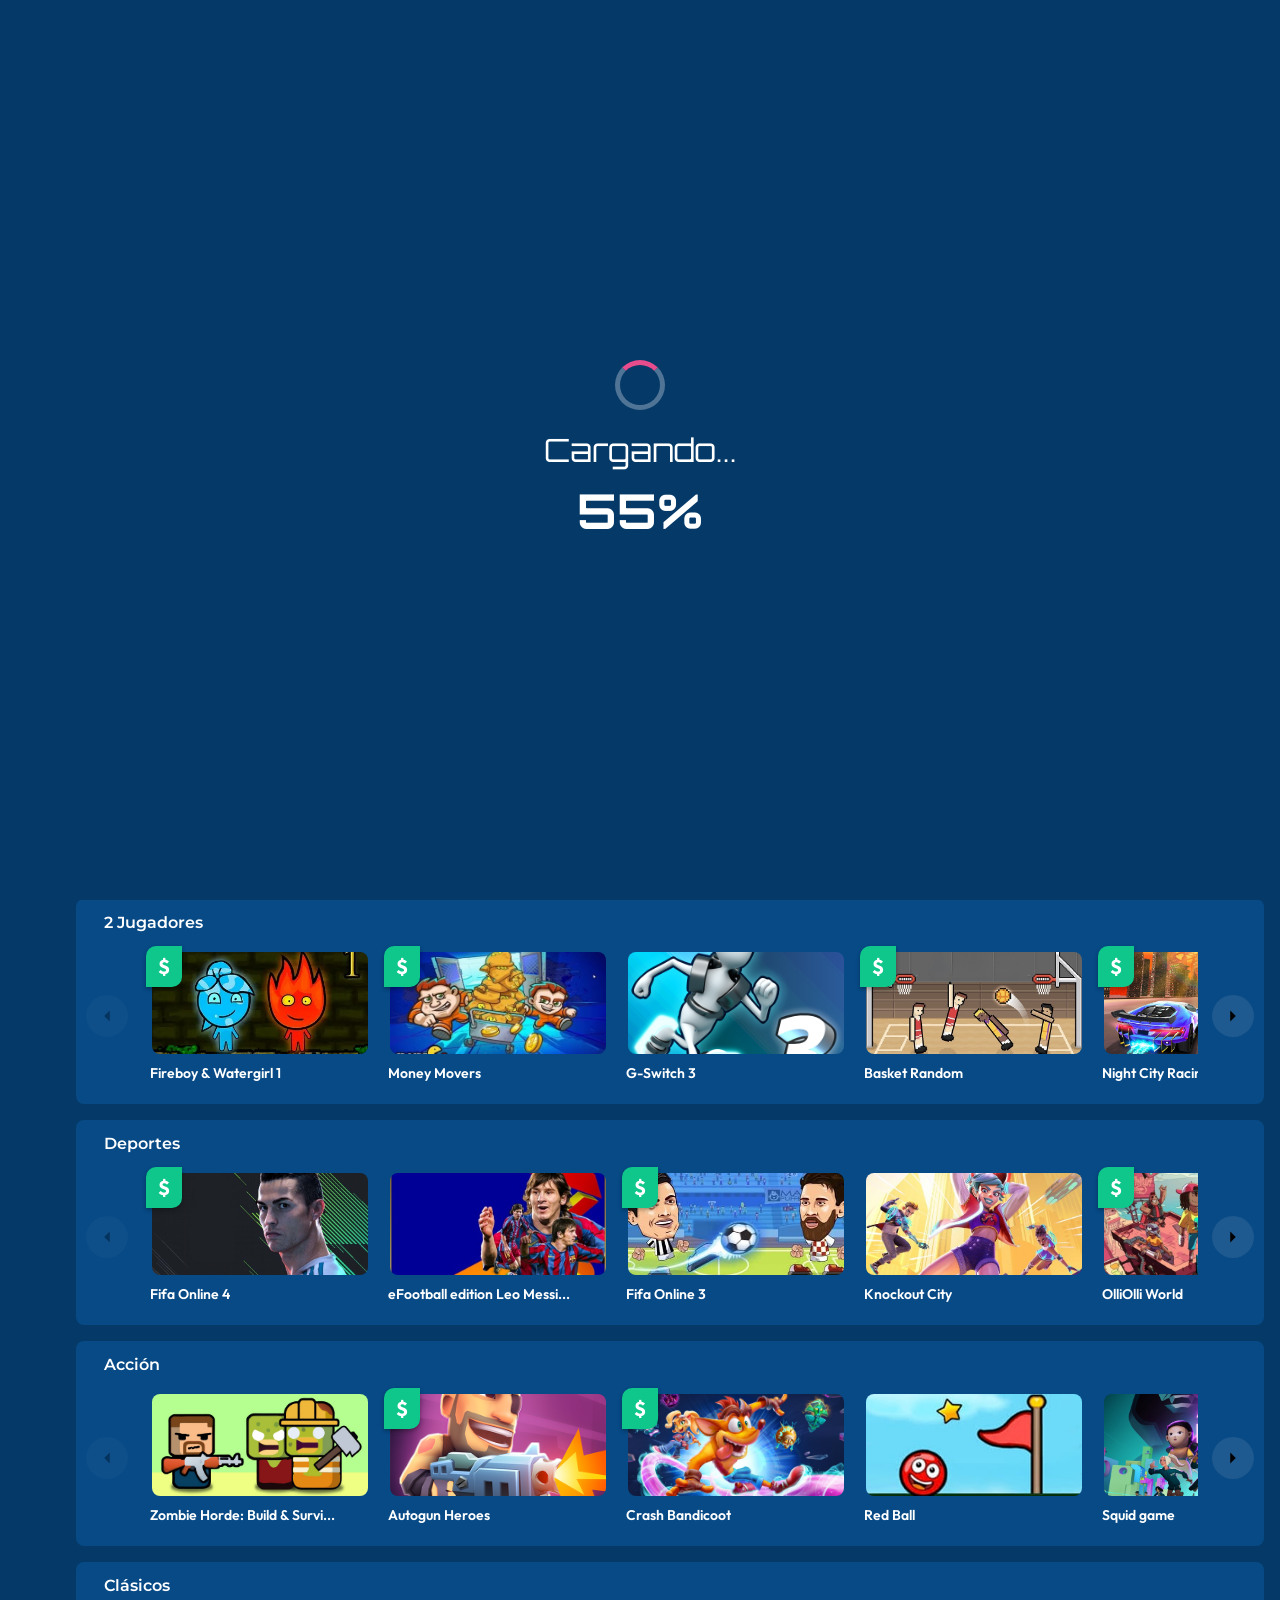
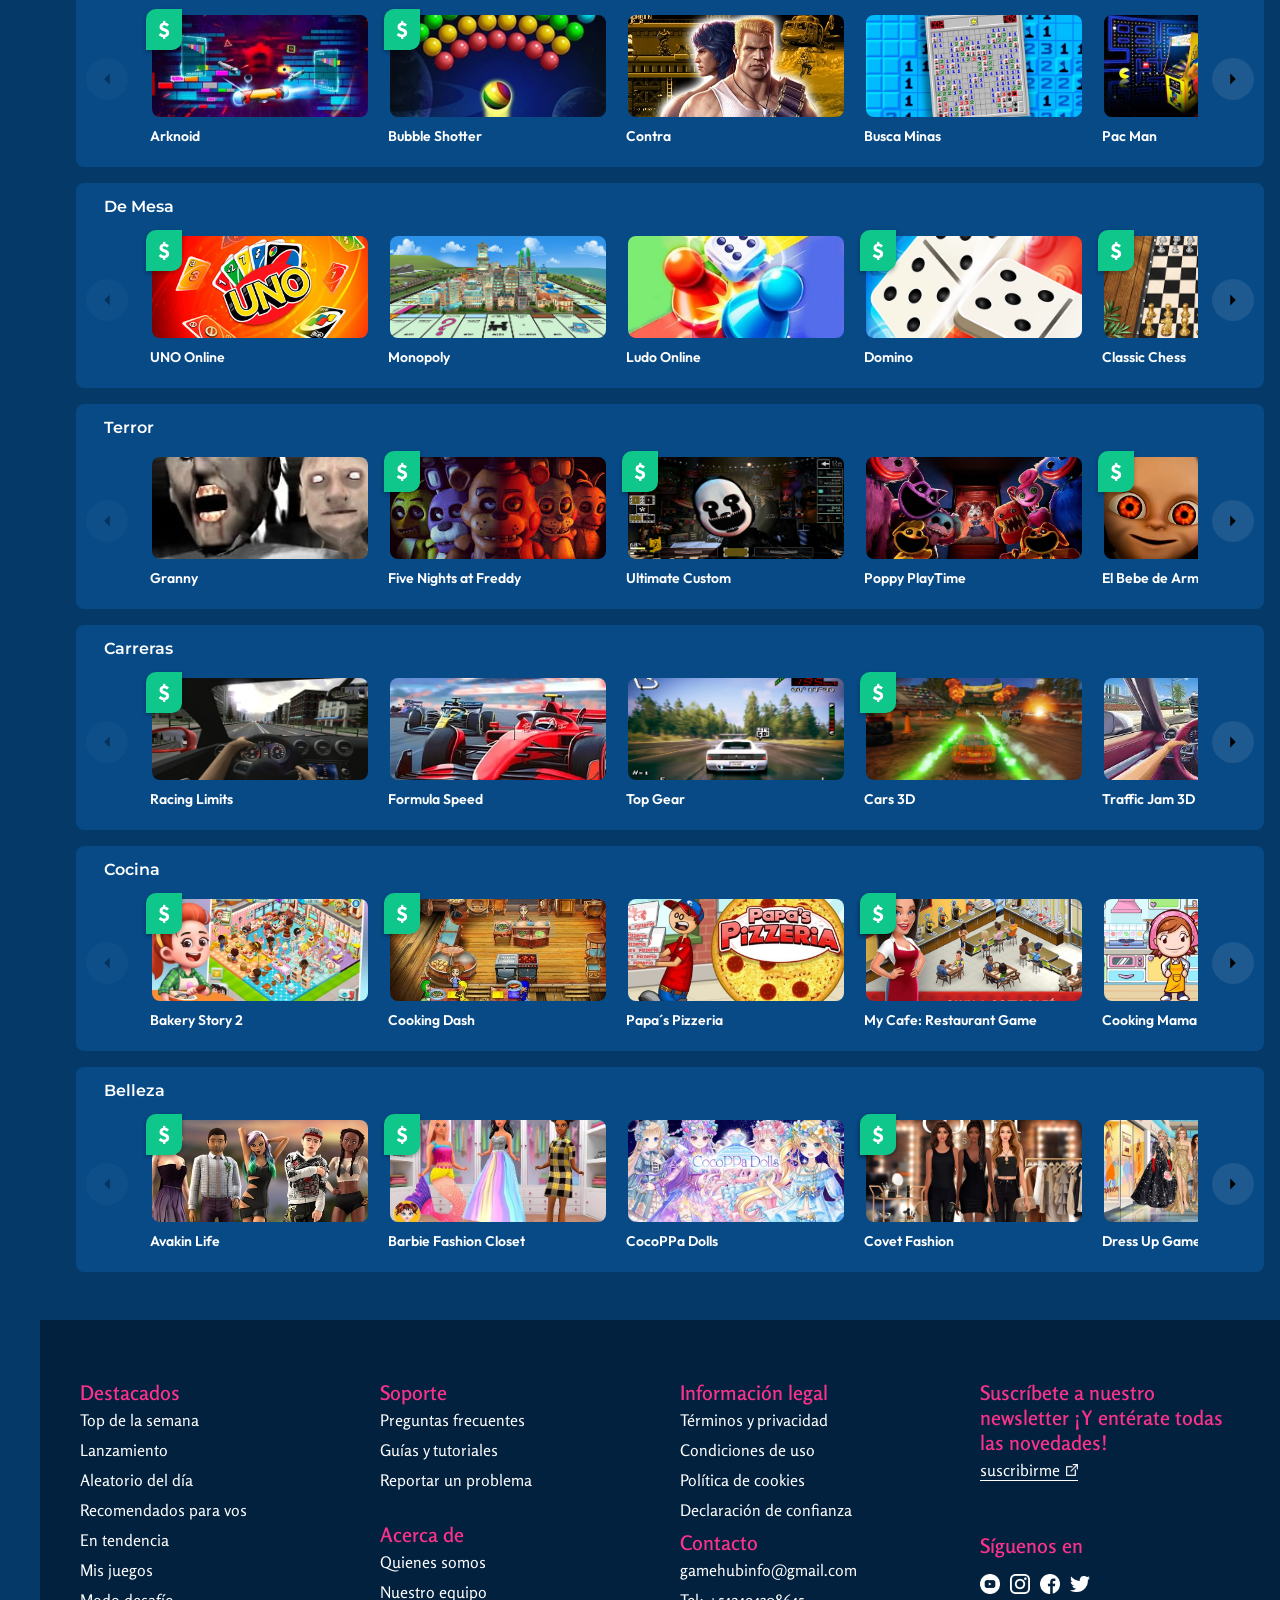
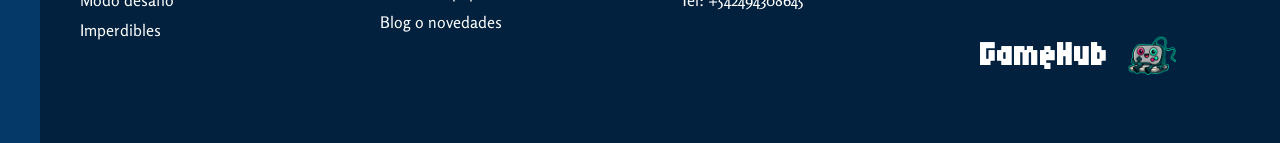
<file: Entrega4/home.html>
<!DOCTYPE html>
<html lang="es">
<head>
    <meta charset="UTF-8">
    <meta name="viewport" content="width=device-width, initial-scale=1.0">
    <title>GameHub - Navigation</title>
    <link rel="preconnect" href="https://fonts.googleapis.com">
    <link rel="preconnect" href="https://fonts.gstatic.com" crossorigin>
    <link href="https://fonts.googleapis.com/css2?family=Montserrat:wght@600;700&family=Outfit:wght@400;600;700&family=Orbitron:wght@400;500;600;700;800;900&family=Rosario:wght@400;700&family=Roboto:wght@400;600&family=Micro+5&display=swap" rel="stylesheet">
   
    <link rel="stylesheet" href="./css/componentes.css">
    <link rel="stylesheet" href="css/style.css">
</head>
<body>

    <div id="loading-screen">
        <div class="loader-content">
            <div class="spinner-loader"></div>
            Cargando...
            <span class="loading-percentage">0%</span>
        </div>
    </div>

    <!-- Header -->
    <header class="header">
        <div class="header-left">
            <img src="img/iconos_barra_header/icono_GameHub.png" alt="GameHub Logo" class="logo">
            <h1 class="site-title">GameHub</h1>
        </div>

        <div class="header-center">
            <div class="search-bar">
                <input type="text" placeholder="¿A qué jugamos hoy?" class="search-input">
                <button class="search-button">
                    <img src="img/iconos_barra_header/lupa.png" alt="Buscar" class="icon-img">
                </button>
            </div>
        </div>

        <div class="header-right">
            <button class="icon-button cart-button">
                <img src="img/iconos_barra_header/carrito-de-compras.png" alt="Carrito" class="icon-img">
            </button>
            <button class="icon-button profile-button" id="profileButton">
                <img src="img/iconos_barra_header/usuario.png" alt="Perfil" class="icon-img">
            </button>
            <button class="icon-button hamburger-button" id="hamburgerButton">
                <img src="img/iconos_barra_header/menu.png" alt="Menú" class="icon-img">
            </button>
        </div>
    </header>

    <!-- Profile Dropdown -->
    <div class="dropdown profile-dropdown" id="profileDropdown">
        <div class="profile-header">
            <img src="img/iconos_barra_header/avatar.png" alt="Avatar" class="profile-avatar">
            <div class="profile-info">
                <p class="profile-nickname">NICKNAME</p>
            </div>
        </div>
        <ul class="dropdown-menu">
            <li><a href="#" class="dropdown-item">Configuraciones de la cuenta</a></li>
            <li><a href="#" class="dropdown-item">Editar Nickname</a></li>
            <li><a href="#" class="dropdown-item">Editar avatar</a></li>
            <li><a href="#" class="dropdown-item">Correo electrónico</a></li>
            <li><a href="#" class="dropdown-item">Contraseña</a></li>
            <li><a href="#" class="dropdown-item">Idioma</a></li>
        </ul>
    </div>

    <!-- Hamburger Dropdown -->
    <div class="dropdown hamburger-dropdown" id="hamburgerDropdown">
        <ul class="dropdown-menu">
            <li><a href="#" class="dropdown-item" id="logout-link">   
                LogOut
                <img src="img/iconos_menu_hamb/log-out.png" alt="LogOut" class="menu-icon">
            </a></li>
            <!-- Categories only Mobile -->
            <li class="mobile-only"><a href="#" class="dropdown-item">
                Home
                <img src="img/iconos_nav_bar/casa-home.png" alt="Home" class="menu-icon">
            </a></li>
            <li class="mobile-only"><a href="#" class="dropdown-item">
                Mis Juegos
                <img src="img/iconos_nav_bar/corazon-favs.png" alt="Multijugador" class="menu-icon">
            </a></li>
            <li class="mobile-only"><a href="#" class="dropdown-item">
                Nuevos
                <img src="img/iconos_nav_bar/estrellas-new.png" alt="2 jugadores" class="menu-icon">
            </a></li>
            <li class="mobile-only"><a href="#" class="dropdown-item">
                Multijugador
                <img src="img/iconos_nav_bar/joystick-multijugador.png" alt="Clásicos" class="menu-icon">
            </a></li>
            <li class="mobile-only"><a href="#" class="dropdown-item">
                2 Jugadores
                <img src="img/iconos_nav_bar/controles-2-players.png" alt="De mesa" class="menu-icon">
            </a></li>
            <li class="mobile-only"><a href="#" class="dropdown-item">
                Acción
                <img src="img/iconos_nav_bar/espadas-accion.png" alt="Acción" class="menu-icon">
            </a></li>
            <li class="mobile-only"><a href="#" class="dropdown-item">
                Carreras
                <img src="img/iconos_nav_bar/bandera-carreras.png" alt="Belleza" class="menu-icon">
            </a></li>
            <li class="mobile-only"><a href="#" class="dropdown-item">
                De Mesa
                <img src="img/iconos_nav_bar/pikas-de-mesa.png" alt="Cocina" class="menu-icon">
            </a></li>
            <li class="mobile-only"><a href="#" class="dropdown-item">
                Terror
                <img src="img/iconos_nav_bar/fantasma-terror.png" alt="Deportes" class="menu-icon">
            </a></li>
            <li class="mobile-only"><a href="#" class="dropdown-item">
                Deportes
                <img src="img/iconos_nav_bar/pelotas-deportes.png" alt="Terror" class="menu-icon">
            </a></li>
               <li class="mobile-only"><a href="#" class="dropdown-item">
                Clásicos
                <img src="img/iconos_nav_bar/pacman-clasicos.png" alt="Cocina" class="menu-icon">
            </a></li>
            <li class="mobile-only"><a href="#" class="dropdown-item">
                Cocina
                <img src="img/iconos_nav_bar/gorro-cocina.png" alt="Deportes" class="menu-icon">
            </a></li>
            <li class="mobile-only"><a href="#" class="dropdown-item">
                Belleza
                <img src="img/iconos_nav_bar/maquillaje.png" alt="Terror" class="menu-icon">
            </a></li>

            <!-- Desktop only social links -->
            <li class="desktop-only"><a href="#" class="dropdown-item">
                Instagram
                <img src="img/iconos_menu_hamb/instagram.png" alt="Instagram" class="menu-icon">
            </a></li>
            <li class="desktop-only"><a href="#" class="dropdown-item">
                Facebook
                <img src="img/iconos_menu_hamb/facebook.png" alt="Facebook" class="menu-icon">             
            </a></li>
            <li class="desktop-only"><a href="#" class="dropdown-item">
                Twitter
                <img src="img/iconos_menu_hamb/twitter.png" alt="Twitter" class="menu-icon">
            </a></li>
            <li class="desktop-only"><a href="#" class="dropdown-item">
                Youtube
                <img src="img/iconos_menu_hamb/youtube.png" alt="Twitter" class="menu-icon">               
            </a></li>
        </ul>
    </div>

    <!-- Sidebar -->
    <aside class="sidebar" id="sidebar">
        <nav class="sidebar-nav">
            <a href="#" class="sidebar-item">
                <img src="img/iconos_nav_bar/casa-home.png" alt="Home" class="sidebar-icon">
                <span class="sidebar-text">Home</span>
            </a>
            <a href="#" class="sidebar-item">
                <img src="img/iconos_nav_bar/corazon-favs.png" alt="Multijugador" class="sidebar-icon">
                <span class="sidebar-text">Mis Juegos</span>
            </a>
            <a href="#" class="sidebar-item">
                <img src="img/iconos_nav_bar/estrellas-new.png" alt="2 jugadores" class="sidebar-icon">
                <span class="sidebar-text">Nuevos</span>
            </a>
            <a href="#" class="sidebar-item">
                <img src="img/iconos_nav_bar/joystick-multijugador.png" alt="Clásicos" class="sidebar-icon">
                <span class="sidebar-text">Multijugador</span>
            </a>
            <a href="#" class="sidebar-item">
                <img src="img/iconos_nav_bar/controles-2-players.png" alt="De mesa" class="sidebar-icon">
                <span class="sidebar-text">2 Jugadores</span>
            </a>
            <a href="#" class="sidebar-item">
                <img src="img/iconos_nav_bar/espadas-accion.png" alt="Acción" class="sidebar-icon">
                <span class="sidebar-text">Acción</span>
            </a>
            <a href="#" class="sidebar-item">
                <img src="img/iconos_nav_bar/bandera-carreras.png" alt="Belleza" class="sidebar-icon">
                <span class="sidebar-text">Carreras</span>
            </a>
            <a href="#" class="sidebar-item">
                <img src="img/iconos_nav_bar/pikas-de-mesa.png" alt="Cocina" class="sidebar-icon">
                <span class="sidebar-text">De mesa</span>
            </a>
            <a href="#" class="sidebar-item">
                <img src="img/iconos_nav_bar/fantasma-terror.png" alt="Deportes" class="sidebar-icon">
                <span class="sidebar-text">Terror</span>
            </a>
            <a href="#" class="sidebar-item">
                <img src="img/iconos_nav_bar/pelotas-deportes.png" alt="Terror" class="sidebar-icon">
                <span class="sidebar-text">Deportes</span>
            </a>
            <a href="#" class="sidebar-item">
                <img src="img/iconos_nav_bar/pacman-clasicos.png" alt="Cocina" class="sidebar-icon">
                <span class="sidebar-text">Clasicos</span>
            </a>
            <a href="#" class="sidebar-item">
                <img src="img/iconos_nav_bar/gorro-cocina.png" alt="Deportes" class="sidebar-icon">
                <span class="sidebar-text">Cocina</span>
            </a>
            <a href="#" class="sidebar-item">
                <img src="img/iconos_nav_bar/maquillaje.png" alt="Terror" class="sidebar-icon">
                <span class="sidebar-text">Belleza</span>
            </a>
        </nav>
    </aside>

    <!-- Main Content -->
    <main class="main-content">

           <!-- Destacados Section -->
        <section id="seccion-destacados" class="carousel-module">
            <div class="destacados-main-container">
                <h2 class="destacados-section-title">Destacados</h2>
                
                <div class="destacados-carousel-nav-desktop">
                
                    <button class="destacados-nav-button destacados-nav-button-left" aria-label="Anterior" onclick="previousSlide()">
                        <svg width="24" height="60" viewBox="0 0 24 60" fill="none" stroke="currentColor" stroke-width="3" stroke-linecap="round" stroke-linejoin="round">
                            <polyline points="18 10 6 30 18 50"></polyline>
                        </svg>
                    </button>

                    <div class="destacados-carousel-wrapper">
                        <div class="destacados-carousel-inner">
                            </div>
                    </div>

                    <button class="destacados-nav-button destacados-nav-button-right" aria-label="Siguiente" onclick="nextSlide()">
                        <svg width="24" height="60" viewBox="0 0 24 60" fill="none" stroke="currentColor" stroke-width="3" stroke-linecap="round" stroke-linejoin="round">
                            <polyline points="6 10 18 30 6 50"></polyline>
                        </svg>
                    </button>
                </div>

            </div>
        </section>

          <!-- Mis Juegos Section -->
        <section class="misjuegos-container">
            <h2 class="misjuegos-titulo">Mis Juegos</h2>
            
            <div class="misjuegos-contenido">
                <div class="misjuegos-info-izquierda">
                    <img src="img/imgMisjuegos/logoSentado.png" alt="Logo Juegos" class="misjuegos-logo">
                    <div class="misjuegos-texto">
                        <p>Aquí encontrarás tus juegos favoritos y las últimas partidas</p>
                    </div>
                </div>
        
            <div class="misjuegos-juegos-container">
                <div class="misjuegos-card">
                        <div class="misjuegos-card-image" id="card-blocka"> 
                            <img src="img/imgMisjuegos/blockaportada.png" alt="blocka">
                        </div>
                        <h2 class="misjuegos-card-title">Blocka</h2>
                    </div>

                    <div class="misjuegos-card" id="card-peg">
                        <div class="misjuegos-card-image">
                            <img src="img/imgMisjuegos/pegSolitarie.png" alt="peg">
                        </div>
                        <h2 class="misjuegos-card-title">Peg Solitaire</h2>
                    </div>

                    <div class="misjuegos-card">
                        <div class="misjuegos-card-image">
                            <img src="img/imgMisjuegos/badicecream.jpg" alt="badicecream">
                        </div>
                        <h2 class="misjuegos-card-title">Bad Ice cream 7</h2>
                    </div>
                </div>
            </div>
        </section>  

    <!-- Carruseles Categorias Section -->
    <section class="main-container-carruseles">
        <section class="carousel-container">
            <h2 class="carousel-title">Multijugador</h2>
            <div class="carousel-wrapper">
                <button class="carousel-btn carousel-btn-left" data-carousel="carousel1" data-direction="anterior">
                    <svg width="24" height="24" viewBox="0 0 24 24"><polyline points="15 18 9 12 15 6"></polyline></svg>
                </button>
                <div class="carousel-track-container">
                    <div class="carousel-track" data-track="carousel1">
                        <div class="game-card"><div class="game-card-image"><img src="img/imgCarruseles/multijugador/Bomb it 7.png" alt=""></div><h3 class="game-card-title">Bomb It 7</h3></div>
                        <div class="game-card"><div class="price-tag">$</div><div class="game-card-image"><img src="img/imgCarruseles/multijugador/bad ice cream 7.jpg" alt=""></div><h3 class="game-card-title">Bad Ice Cream 3</h3></div>
                        <div class="game-card"><div class="price-tag">$</div><div class="game-card-image"><img src="img/imgCarruseles/multijugador/Gun Mayhem 2.jpg" alt=""></div><h3 class="game-card-title">Gun Mayhem 2</h3></div>
                        <div class="game-card"><div class="price-tag">$</div><div class="game-card-image"><img src="img/imgCarruseles/multijugador/Worms Armageddon.jpg" alt=""></div><h3 class="game-card-title">Worms Armagedom</h3></div>
                        <div class="game-card"><div class="game-card-image"><img src="img/imgCarruseles/multijugador/Uno.jpg" alt=""></div><h3 class="game-card-title">Uno Online</h3></div>
                        <div class="game-card"><div class="price-tag">$</div><div class="game-card-image"><img src="img/imgCarruseles/multijugador/Ludo.png" alt=""></div><h3 class="game-card-title">Ludo Online</h3></div>
                        <div class="game-card"><div class="game-card-image"><img src="img/imgCarruseles/multijugador/roblox.jpeg" alt=""></div><h3 class="game-card-title">Roblox</h3></div>
                        <div class="game-card"><div class="price-tag">$</div><div class="game-card-image"><img src="img/imgCarruseles/multijugador/Chess Online.jpg" alt=""></div><h3 class="game-card-title">Chess Online</h3></div>
                        <div class="game-card"><div class="game-card-image"><img src="img/imgCarruseles/multijugador/stealABrainrot.avif" alt=""></div><h3 class="game-card-title">Steal a Brainrot</h3></div>
                        <div class="game-card"><div class="price-tag">$</div><div class="game-card-image"><img src="img/imgCarruseles/multijugador/8 Ball Pool.jpg" alt=""></div><h3 class="game-card-title">8 Ball Pool</h3></div>
                        <div class="game-card"><div class="price-tag">$</div><div class="game-card-image"><img src="img/imgCarruseles/multijugador/scrabble.jpg" alt=""></div><h3 class="game-card-title">Scrable Online</h3></div>
                        <div class="game-card"><div class="price-tag">$</div><div class="game-card-image"><img src="img/imgCarruseles/multijugador/Domino.jpg" alt=""></div><h3 class="game-card-title">Domino Online</h3></div>
                    </div>
                </div>
                <button class="carousel-btn carousel-btn-right" data-carousel="carousel1" data-direction="siguiente">
                    <svg width="24" height="24" viewBox="0 0 24 24"><polyline points="9 18 15 12 9 6"></polyline></svg>
                </button>
            </div>
        </section>

        <section class="carousel-container">
            <h2 class="carousel-title">2 Jugadores</h2>
            <div class="carousel-wrapper">
                <button class="carousel-btn carousel-btn-left" data-carousel="carousel2" data-direction="anterior">
                    <svg width="24" height="24" viewBox="0 0 24 24"><polyline points="15 18 9 12 15 6"></polyline></svg>
                </button>
                <div class="carousel-track-container">
                    <div class="carousel-track" data-track="carousel2">
                        <div class="game-card"><div class="price-tag">$</div><div class="game-card-image"><img src="img/imgCarruseles/2jugadores/FireBoy and Watergirl.jpg" alt=""></div><h3 class="game-card-title">Fireboy & Watergirl 1</h3></div>
                        <div class="game-card"><div class="price-tag">$</div><div class="game-card-image"><img src="img/imgCarruseles/2jugadores/Money Movers.jpg" alt=""></div><h3 class="game-card-title">Money Movers</h3></div>
                        <div class="game-card"><div class="game-card-image"><img src="img/imgCarruseles/2jugadores/G-Switch 3.png" alt=""></div><h3 class="game-card-title">G-Switch 3</h3></div>
                        <div class="game-card"><div class="price-tag">$</div><div class="game-card-image"><img src="img/imgCarruseles/2jugadores/Basket random.jpg" alt=""></div><h3 class="game-card-title">Basket Random</h3></div>
                        <div class="game-card"><div class="price-tag">$</div><div class="game-card-image"><img src="img/imgCarruseles/2jugadores/Night city racing.jpg" alt=""></div><h3 class="game-card-title">Night City Racing</h3></div>
                        <div class="game-card"><div class="price-tag">$</div><div class="game-card-image"><img src="img/imgCarruseles/2jugadores/Soccer legends 2021.jpg" alt=""></div><h3 class="game-card-title">Soccer Legends 2021</h3></div>
                        <div class="game-card"><div class="game-card-image"><img src="img/imgCarruseles/2jugadores/Rolling balls sea race.jpg" alt=""></div><h3 class="game-card-title">Rolling Balls Sea Race</h3></div>
                        <div class="game-card"><div class="price-tag">$</div><div class="game-card-image"><img src="img/imgCarruseles/2jugadores/Chicken Scream.jpg" alt=""></div><h3 class="game-card-title">Chicken Scream</h3></div>
                        <div class="game-card"><div class="game-card-image"><img src="img/imgCarruseles/2jugadores/Tank Wars.jpg" alt=""></div><h3 class="game-card-title">Tank Wars</h3></div>
                        <div class="game-card"><div class="price-tag">$</div><div class="game-card-image"><img src="img/imgCarruseles/2jugadores/Fish Stab Getting Big.png" alt=""></div><h3 class="game-card-title">Fish Stab Getting Big</h3></div>
                        <div class="game-card"><div class="game-card-image"><img src="img/imgCarruseles/2jugadores/3enRaya.jpg" alt=""></div><h3 class="game-card-title">Tres En Raya</h3></div>
                        <div class="game-card"><div class="game-card-image"><img src="img/imgCarruseles/2jugadores/tagRun.jpg" alt=""></div><h3 class="game-card-title">Tag Run</h3></div>
                    </div>
                </div>
                <button class="carousel-btn carousel-btn-right" data-carousel="carousel2" data-direction="siguiente">
                    <svg width="24" height="24" viewBox="0 0 24 24"><polyline points="9 18 15 12 9 6"></polyline></svg>
                </button>
            </div>
        </section>

        <section class="carousel-container">
            <h2 class="carousel-title">Deportes</h2>
            <div class="carousel-wrapper">
                <button class="carousel-btn carousel-btn-left" data-carousel="carousel3" data-direction="anterior">
                    <svg width="24" height="24" viewBox="0 0 24 24"><polyline points="15 18 9 12 15 6"></polyline></svg>
                </button>
                <div class="carousel-track-container">
                    <div class="carousel-track" data-track="carousel3">
                        <div class="game-card"><div class="price-tag">$</div><div class="game-card-image"><img src="img/imgCarruseles/deporte/fifa_online_4.jpg" alt="fifa online 4"></div><h3 class="game-card-title">Fifa Online 4</h3></div>
                        <div class="game-card"><div class="game-card-image"><img src="img/imgCarruseles/deporte/eFootball_edition_Leo_Messi_2025.jpg" alt="eFootball Leo Messi"></div><h3 class="game-card-title">eFootball edition Leo Messi 2025</h3></div>
                        <div class="game-card"><div class="price-tag">$</div><div class="game-card-image"><img src="img/imgCarruseles/deporte/head_soccer.jpg" alt="head soccer"></div><h3 class="game-card-title">Fifa Online 3</h3></div>
                        <div class="game-card"><div class="game-card-image"><img src="img/imgCarruseles/deporte/Knockout_City.jpg" alt="knockout city"></div><h3 class="game-card-title">Knockout City</h3></div>
                        <div class="game-card"><div class="price-tag">$</div><div class="game-card-image"><img src="img/imgCarruseles/deporte/OlliOlli_World.jpg" alt="OlliOlli world"></div><h3 class="game-card-title">OlliOlli World</h3></div>
                        <div class="game-card"><div class="game-card-image"><img src="img/imgCarruseles/deporte/UFC_5.jpg" alt="UFC 5"></div><h3 class="game-card-title">UFC 5</h3></div>
                        <div class="game-card"><div class="price-tag">$</div><div class="game-card-image"><img src="img/imgCarruseles/deporte/Blood_Bowl_3.jpg" alt="Blood bowl 3"></div><h3 class="game-card-title">Blood Bowl 3</h3></div>
                        <div class="game-card"><div class="game-card-image"><img src="img/imgCarruseles/deporte/NBA_2k24.jpg" alt="NBA 2k24"></div><h3 class="game-card-title">NBA 2k24</h3></div>
                        <div class="game-card"><div class="price-tag">$</div><div class="game-card-image"><img src="img/imgCarruseles/deporte/NHL_25.jpg" alt="NHL 25"></div><h3 class="game-card-title">NHL 25</h3></div>
                        <div class="game-card"><div class="game-card-image"><img src="img/imgCarruseles/deporte/Golf_With_Your_Friends.jpg" alt="golf with your friends"></div><h3 class="game-card-title">Golf With Your Friends</h3></div>
                        <div class="game-card"><div class="price-tag">$</div><div class="game-card-image"><img src="img/imgCarruseles/deporte/MLB_The_Show_25.jpg" alt="MLB the show"></div><h3 class="game-card-title">MLB The Show</h3></div>
                        <div class="game-card"><div class="price-tag">$</div><div class="game-card-image"><img src="img/imgCarruseles/deporte/EA_Sports_FC_25.jpg" alt="EA sports fc 25"></div><h3 class="game-card-title">EA Sports FC</h3></div>
                    </div>
                </div>
                <button class="carousel-btn carousel-btn-right" data-carousel="carousel3" data-direction="siguiente">
                    <svg width="24" height="24" viewBox="0 0 24 24"><polyline points="9 18 15 12 9 6"></polyline></svg>
                </button>
            </div>
        </section>

        <section class="carousel-container">
            <h2 class="carousel-title">Acción</h2>
            <div class="carousel-wrapper">
                <button class="carousel-btn carousel-btn-left" data-carousel="carousel4" data-direction="anterior">
                    <svg width="24" height="24" viewBox="0 0 24 24"><polyline points="15 18 9 12 15 6"></polyline></svg>
                </button>
                <div class="carousel-track-container">
                    <div class="carousel-track" data-track="carousel4">
                        <div class="game-card"><div class="game-card-image"><img src="img/imgCarruseles/accion/Zombie horde Build & Survive.jpg" alt=""></div><h3 class="game-card-title">Zombie Horde: Build & Survive</h3></div>
                        <div class="game-card"><div class="price-tag">$</div><div class="game-card-image"><img src="img/imgCarruseles/accion/Autogun heroes.png" alt=""></div><h3 class="game-card-title">Autogun Heroes</h3></div>
                        <div class="game-card"><div class="price-tag">$</div><div class="game-card-image"><img src="img/imgCarruseles/accion/Crash Bandicoot.jpg" alt=""></div><h3 class="game-card-title">Crash Bandicoot</h3></div>
                        <div class="game-card"><div class="game-card-image"><img src="img/imgCarruseles/accion/red ball.jpg" alt=""></div><h3 class="game-card-title">Red Ball</h3></div>
                        <div class="game-card"><div class="game-card-image"><img src="img/imgCarruseles/accion/Squid Game.jpg" alt=""></div><h3 class="game-card-title">Squid game</h3></div>
                        <div class="game-card"><div class="price-tag">$</div><div class="game-card-image"><img src="img/imgCarruseles/accion/Geometry Dash.jpg" alt=""></div><h3 class="game-card-title">Geometry Dash</h3></div>
                        <div class="game-card"><div class="price-tag">$</div><div class="game-card-image"><img src="img/imgCarruseles/accion/Go Slimey Go.jpg" alt=""></div><h3 class="game-card-title">Go Slimey Go</h3></div>
                        <div class="game-card"><div class="price-tag">$</div><div class="game-card-image"><img src="img/imgCarruseles/accion/sonic the hedhehog (1).jpg" alt=""></div><h3 class="game-card-title">Sonic The Hedgehog</h3></div>
                        <div class="game-card"><div class="game-card-image"><img src="img/imgCarruseles/accion/Dragon Ball Advanced Adventure.jpg" alt=""></div><h3 class="game-card-title">Dragon Ball: Advanced Adventure</h3></div>
                        <div class="game-card"><div class="price-tag">$</div><div class="game-card-image"><img src="img/imgCarruseles/accion/Labubu Playground.jpg" alt=""></div><h3 class="game-card-title">Labubu Playground</h3></div>
                        <div class="game-card"><div class="price-tag">$</div><div class="game-card-image"><img src="img/imgCarruseles/accion/99nightsintheforest.webp" alt=""></div><h3 class="game-card-title">99 Nights In The Forest</h3></div>
                        <div class="game-card"><div class="game-card-image"><img src="img/imgCarruseles/accion/boxteria2.jpeg" alt=""></div><h3 class="game-card-title">Boxteria 2</h3></div>
                    </div>
                </div>
                <button class="carousel-btn carousel-btn-right" data-carousel="carousel4" data-direction="siguiente">
                    <svg width="24" height="24" viewBox="0 0 24 24"><polyline points="9 18 15 12 9 6"></polyline></svg>
                </button>
            </div>
        </section>

        <section class="carousel-container">
            <h2 class="carousel-title">Clásicos</h2>
            <div class="carousel-wrapper">
                <button class="carousel-btn carousel-btn-left" data-carousel="carousel5" data-direction="anterior">
                    <svg width="24" height="24" viewBox="0 0 24 24"><polyline points="15 18 9 12 15 6"></polyline></svg>
                </button>
                <div class="carousel-track-container">
                    <div class="carousel-track" data-track="carousel5">
                        <div class="game-card"><div class="price-tag">$</div><div class="game-card-image"><img src="img/imgCarruseles/clasicos/arkanoid.jpg" alt="arkanoid"></div><h3 class="game-card-title">Arknoid</h3></div>
                        <div class="game-card"><div class="price-tag">$</div><div class="game-card-image"><img src="img/imgCarruseles/clasicos/bubble_shooter.jpg" alt="bubble shooter"></div><h3 class="game-card-title">Bubble Shotter</h3></div>
                        <div class="game-card"><div class="game-card-image"><img src="img/imgCarruseles/clasicos/contra.jpg" alt="contra"></div><h3 class="game-card-title">Contra</h3></div>
                        <div class="game-card"><div class="game-card-image"><img src="img/imgCarruseles/clasicos/busca_minas.jpg" alt="busca minas"></div><h3 class="game-card-title">Busca Minas</h3></div>
                        <div class="game-card"><div class="game-card-image"><img src="img/imgCarruseles/clasicos/pac_man.jpg" alt="pac man"></div><h3 class="game-card-title">Pac Man</h3></div>
                        <div class="game-card"><div class="price-tag">$</div><div class="game-card-image"><img src="img/imgCarruseles/clasicos/Tetris.jpg" alt="tetris"></div><h3 class="game-card-title">Tetris</h3></div>
                        <div class="game-card"><div class="price-tag">$</div><div class="game-card-image"><img src="img/imgCarruseles/clasicos/space_invaders.jpg" alt="space invaders"></div><h3 class="game-card-title">Space Invaders</h3></div>
                        <div class="game-card"><div class="game-card-image"><img src="img/imgCarruseles/clasicos/sonic_the_hedhehog.jpg" alt="sonic the hedhehog"></div><h3 class="game-card-title">Sonic The Hedhehog</h3></div>
                        <div class="game-card"><div class="game-card-image"><img src="img/imgCarruseles/clasicos/snake.jpg" alt="snake"></div><h3 class="game-card-title">Snake</h3></div>
                        <div class="game-card"><div class="price-tag">$</div><div class="game-card-image"><img src="img/imgCarruseles/clasicos/street_fighter_II.jpg" alt="street fighter II"></div><h3 class="game-card-title">Street Fighter II</h3></div>
                        <div class="game-card"><div class="price-tag">$</div><div class="game-card-image"><img src="img/imgCarruseles/clasicos/solitario_klondike.jpg" alt="solitario klondike"></div><h3 class="game-card-title">Solitario Klondike</h3></div>
                        <div class="game-card"><div class="price-tag">$</div><div class="game-card-image"><img src="img/imgCarruseles/clasicos/mahjong.jpg" alt="mahjong"></div><h3 class="game-card-title">Mahjong</h3></div>
                    </div>
                </div>
                <button class="carousel-btn carousel-btn-right" data-carousel="carousel5" data-direction="siguiente">
                    <svg width="24" height="24" viewBox="0 0 24 24"><polyline points="9 18 15 12 9 6"></polyline></svg>
                </button>
            </div>
        </section>
    
        <section class="carousel-container">
            <h2 class="carousel-title">De Mesa</h2>
            <div class="carousel-wrapper">
                <button class="carousel-btn carousel-btn-left" data-carousel="carousel6" data-direction="anterior">
                    <svg width="24" height="24" viewBox="0 0 24 24"><polyline points="15 18 9 12 15 6"></polyline></svg>
                </button>
                <div class="carousel-track-container">
                    <div class="carousel-track" data-track="carousel6">
                        <div class="game-card"><div class="price-tag">$</div><div class="game-card-image"><img src="img/imgCarruseles/deMesa/mesa1UNOOnline.jpg" alt=""></div><h3 class="game-card-title">UNO Online</h3></div>
                        <div class="game-card"><div class="game-card-image"><img src="img/imgCarruseles/deMesa/mesa2Monopoly.webp" alt=""></div><h3 class="game-card-title">Monopoly</h3></div>
                        <div class="game-card"><div class="game-card-image"><img src="img/imgCarruseles/deMesa/mesa3LudoOnline.jpg" alt=""></div><h3 class="game-card-title">Ludo Online</h3></div>
                        <div class="game-card"><div class="price-tag">$</div><div class="game-card-image"><img src="img/imgCarruseles/deMesa/mesa4Domino.png" alt=""></div><h3 class="game-card-title">Domino</h3></div>
                        <div class="game-card"><div class="price-tag">$</div><div class="game-card-image"><img src="img/imgCarruseles/deMesa/mesa5ClassicChess.webp" alt=""></div><h3 class="game-card-title">Classic Chess</h3></div>
                        <div class="game-card"><div class="price-tag">$</div><div class="game-card-image"><img src="img/imgCarruseles/deMesa/mesa6ChinchonOnline.jpeg" alt=""></div><h3 class="game-card-title">Chinchon Online</h3></div>
                        <div class="game-card"><div class="game-card-image"><img src="img/imgCarruseles/deMesa/mesa7PokerTexas.webp" alt=""></div><h3 class="game-card-title">Poker Texas </h3></div>
                        <div class="game-card"><div class="price-tag">$</div><div class="game-card-image"><img src="img/imgCarruseles/deMesa/mesa8DamasChinas.png" alt=""></div><h3 class="game-card-title">Damas Chinas</h3></div>
                        <div class="game-card"><div class="game-card-image"><img src="img/imgCarruseles/deMesa/mesa9BlackJackOnline.jpg" alt=""></div><h3 class="game-card-title">Black Jack Online</h3></div>
                        <div class="game-card"><div class="price-tag">$</div><div class="game-card-image"><img src="img/imgCarruseles/deMesa/mesa10BuracoOnline.jpg" alt=""></div><h3 class="game-card-title">Buraco Online</h3></div>
                        <div class="game-card"><div class="game-card-image"><img src="img/imgCarruseles/deMesa/mesa11ParchisOnline.jpeg" alt=""></div><h3 class="game-card-title">Parchis Online</h3></div>
                        <div class="game-card"><div class="game-card-image"><img src="img/imgCarruseles/deMesa/mesa12DreamPetHotel.jpg" alt=""></div><h3 class="game-card-title">Dream Pet Hotel</h3></div>
                    </div>
                </div>
                <button class="carousel-btn carousel-btn-right" data-carousel="carousel6" data-direction="siguiente">
                    <svg width="24" height="24" viewBox="0 0 24 24"><polyline points="9 18 15 12 9 6"></polyline></svg>
                </button>
            </div>
        </section>

        <section class="carousel-container">
            <h2 class="carousel-title">Terror</h2>
            <div class="carousel-wrapper">
                <button class="carousel-btn carousel-btn-left" data-carousel="carousel7" data-direction="anterior">
                    <svg width="24" height="24" viewBox="0 0 24 24"><polyline points="15 18 9 12 15 6"></polyline></svg>
                </button>
                <div class="carousel-track-container">
                    <div class="carousel-track" data-track="carousel7">
                        <div class="game-card"><div class="game-card-image"><img src="img/imgCarruseles/terror/terror1Granny.jpg" alt=""></div><h3 class="game-card-title">Granny</h3></div>
                        <div class="game-card"><div class="price-tag">$</div><div class="game-card-image"><img src="img/imgCarruseles/terror/terror2FiveNightsAtFreddy.jpeg" alt=""></div><h3 class="game-card-title">Five Nights at Freddy</h3></div>
                        <div class="game-card"><div class="price-tag">$</div><div class="game-card-image"><img src="img/imgCarruseles/terror/terror3UltimateCustom.webp" alt=""></div><h3 class="game-card-title">Ultimate Custom</h3></div>
                        <div class="game-card"><div class="game-card-image"><img src="img/imgCarruseles/terror/terror4PoppyPlayTime.jpg" alt=""></div><h3 class="game-card-title">Poppy PlayTime</h3></div>
                        <div class="game-card"><div class="price-tag">$</div><div class="game-card-image"><img src="img/imgCarruseles/terror/terror5ElBebeDeArmario.jpg" alt=""></div><h3 class="game-card-title">El Bebe de Armario</h3></div>
                        <div class="game-card"><div class="price-tag">$</div><div class="game-card-image"><img src="img/imgCarruseles/terror/terror6DearCannibal.jpg" alt=""></div><h3 class="game-card-title">Deer Cannibal</h3></div>
                        <div class="game-card"><div class="game-card-image"><img src="img/imgCarruseles/terror/terror7Zardy'sMaze.jpeg" alt=""></div><h3 class="game-card-title">Zardy’s Maze</h3></div>
                        <div class="game-card"><div class="price-tag">$</div><div class="game-card-image"><img src="img/imgCarruseles/terror/terror8LateLaundry.png" alt=""></div><h3 class="game-card-title">Late Laundry</h3></div>
                        <div class="game-card"><div class="game-card-image"><img src="img/imgCarruseles/terror/terror9SideEffects.png" alt=""></div><h3 class="game-card-title">Side Effects</h3></div>
                        <div class="game-card"><div class="game-card-image"><img src="img/imgCarruseles/terror/terror10Jolly2.webp" alt=""></div><h3 class="game-card-title">Jolly 2</h3></div>
                        <div class="game-card"><div class="price-tag">$</div><div class="game-card-image"><img src="img/imgCarruseles/terror/terror11Kiosk.jpg" alt=""></div><h3 class="game-card-title">Kiosc</h3></div>
                        <div class="game-card"><div class="price-tag">$</div><div class="game-card-image"><img src="img/imgCarruseles/terror/terror12Exit8.webp" alt=""></div><h3 class="game-card-title">Exit 8</h3></div>
                    </div>
                </div>
                <button class="carousel-btn carousel-btn-right" data-carousel="carousel7" data-direction="siguiente">
                    <svg width="24" height="24" viewBox="0 0 24 24"><polyline points="9 18 15 12 9 6"></polyline></svg>
                </button>
            </div>
        </section>

        <section class="carousel-container">
            <h2 class="carousel-title">Carreras</h2>
            <div class="carousel-wrapper">
                <button class="carousel-btn carousel-btn-left" data-carousel="carousel8" data-direction="anterior">
                    <svg width="24" height="24" viewBox="0 0 24 24"><polyline points="15 18 9 12 15 6"></polyline></svg>
                </button>
                <div class="carousel-track-container">
                    <div class="carousel-track" data-track="carousel8">
                        <div class="game-card"><div class="price-tag">$</div><div class="game-card-image"><img src="img/imgCarruseles/carreras/carreras1RacingLimits.png" alt=""></div><h3 class="game-card-title">Racing Limits</h3></div>
                        <div class="game-card"><div class="game-card-image"><img src="img/imgCarruseles/carreras/carreras2FormulaSpeed.PNG" alt=""></div><h3 class="game-card-title">Formula Speed</h3></div>
                        <div class="game-card"><div class="game-card-image"><img src="img/imgCarruseles/carreras/carreras3TopGear.jpg" alt=""></div><h3 class="game-card-title">Top Gear</h3></div>
                        <div class="game-card"><div class="price-tag">$</div><div class="game-card-image"><img src="img/imgCarruseles/carreras/carreras4Cards3D.jpg" alt=""></div><h3 class="game-card-title">Cars 3D</h3></div>
                        <div class="game-card"><div class="game-card-image"><img src="img/imgCarruseles/carreras/carreras5TrafficJam3D.jpeg" alt=""></div><h3 class="game-card-title">Traffic Jam 3D</h3></div>
                        <div class="game-card"><div class="price-tag">$</div><div class="game-card-image"><img src="img/imgCarruseles/carreras/carreras6MegaStuntsGTA5.png" alt=""></div><h3 class="game-card-title">Mega Stunts GTA 5</h3></div>
                        <div class="game-card"><div class="game-card-image"><img src="img/imgCarruseles/carreras/carreras7CliffRacer.jpg" alt=""></div><h3 class="game-card-title">Cliff Rocer</h3></div>
                        <div class="game-card"><div class="price-tag">$</div><div class="game-card-image"><img src="img/imgCarruseles/carreras/carreras8EVOF4.jpg" alt=""></div><h3 class="game-card-title">EVO F4</h3></div>
                        <div class="game-card"><div class="price-tag">$</div><div class="game-card-image"><img src="img/imgCarruseles/carreras/carreras9MarioKart.jpg" alt=""></div><h3 class="game-card-title">Mario Kart</h3></div>
                        <div class="game-card"><div class="game-card-image"><img src="img/imgCarruseles/carreras/carreras10NazcarRumble.jpg" alt=""></div><h3 class="game-card-title">Nazcar Rumble</h3></div>
                        <div class="game-card"><div class="price-tag">$</div><div class="game-card-image"><img src="img/imgCarruseles/carreras/carreras11MrRacer.jpg" alt=""></div><h3 class="game-card-title">Mr Racer</h3></div>
                        <div class="game-card"><div class="price-tag">$</div><div class="game-card-image"><img src="img/imgCarruseles/carreras/carreras12CrazyDescentRace.jpeg" alt=""></div><h3 class="game-card-title">Crazy Descent Race</h3></div>
                    </div>
                </div>
                <button class="carousel-btn carousel-btn-right" data-carousel="carousel8" data-direction="siguiente">
                    <svg width="24" height="24" viewBox="0 0 24 24"><polyline points="9 18 15 12 9 6"></polyline></svg>
                </button>
            </div>
        </section>

        <section class="carousel-container">
            <h2 class="carousel-title">Cocina</h2>
            <div class="carousel-wrapper">
                <button class="carousel-btn carousel-btn-left" data-carousel="carousel9" data-direction="anterior">
                    <svg width="24" height="24" viewBox="0 0 24 24"><polyline points="15 18 9 12 15 6"></polyline></svg>
                </button>
                <div class="carousel-track-container">
                    <div class="carousel-track" data-track="carousel9">
                        <div class="game-card"><div class="price-tag">$</div><div class="game-card-image"><img src="img/imgCarruseles/cocina/Bakery_story_2.jpg" alt="bakery story 2"></div><h3 class="game-card-title">Bakery Story 2</h3></div>
                        <div class="game-card"><div class="price-tag">$</div><div class="game-card-image"><img src="img/imgCarruseles/cocina/Cooking_dash.jpg" alt="cooking dash"></div><h3 class="game-card-title">Cooking Dash</h3></div>
                        <div class="game-card"><div class="game-card-image"><img src="img/imgCarruseles/cocina/Papa´s_pizzeria.jpg" alt="Papa´s pizzeria"></div><h3 class="game-card-title">Papa´s Pizzeria</h3></div>
                        <div class="game-card"><div class="price-tag">$</div><div class="price-tag">$</div><div class="game-card-image"><img src="img/imgCarruseles/cocina/My_cafe_restaurant_game.jpg" alt="My cafe restaurant game"></div><h3 class="game-card-title">My Cafe: Restaurant Game</h3></div>
                        <div class="game-card"><div class="game-card-image"><img src="img/imgCarruseles/cocina/Cooking_Mama.jpg" alt="cooking mama"></div><h3 class="game-card-title">Cooking Mama</h3></div>
                        <div class="game-card"><div class="game-card-image"><img src="img/imgCarruseles/cocina/Kitchen_scramble.jpg" alt="Kitchen Scramble"></div><h3 class="game-card-title">Kitchen Scramble</h3></div>
                        <div class="game-card"><div class="game-card-image"><img src="img/imgCarruseles/cocina/Good_pizza_great_pizza.jpg" alt="good pizza, great pizza"></div><h3 class="game-card-title">Good Pizza, Great Pizza</h3></div>
                        <div class="game-card"><div class="price-tag">$</div><div class="game-card-image"><img src="img/imgCarruseles/cocina/Ratatouille_the_game.jpg" alt="Ratatouille the game"></div><h3 class="game-card-title">Ratatouille: The Game</h3></div>
                        <div class="game-card"><div class="price-tag">$</div><div class="game-card-image"><img src="img/imgCarruseles/cocina/World_chef.jpg" alt="world chef"></div><h3 class="game-card-title">World Chef</h3></div>
                        <div class="game-card"><div class="price-tag">$</div><div class="game-card-image"><img src="img/imgCarruseles/cocina/Cooking_Fever.jpg" alt="cooking fever"></div><h3 class="game-card-title">Cooking Fever</h3></div>
                        <div class="game-card"><div class="game-card-image"><img src="img/imgCarruseles/cocina/OverCooked!_2.jpg" alt="OverCooked! 2"></div><h3 class="game-card-title">OverCooked! 2</h3></div>
                        <div class="game-card"><div class="game-card-image"><img src="img/imgCarruseles/cocina/Cooking_Battle_2.jpg" alt="Cooking Battle 2"></div><h3 class="game-card-title">Cooking Battle 2</h3></div>
                    </div>
                </div>
                <button class="carousel-btn carousel-btn-right" data-carousel="carousel9" data-direction="siguiente">
                    <svg width="24" height="24" viewBox="0 0 24 24"><polyline points="9 18 15 12 9 6"></polyline></svg>
                </button>
            </div>
        </section>

        <section class="carousel-container">
            <h2 class="carousel-title">Belleza</h2>
            <div class="carousel-wrapper">
                <button class="carousel-btn carousel-btn-left" data-carousel="carousel10" data-direction="anterior">
                    <svg width="24" height="24" viewBox="0 0 24 24"><polyline points="15 18 9 12 15 6"></polyline></svg>
                </button>
                <div class="carousel-track-container">
                    <div class="carousel-track" data-track="carousel10">
                        <div class="game-card"><div class="price-tag">$</div><div class="game-card-image"><img src="img/imgCarruseles/belleza/Avakin_Life.jpg" alt="Avakin life"></div><h3 class="game-card-title">Avakin Life</h3></div>
                        <div class="game-card"><div class="price-tag">$</div><div class="game-card-image"><img src="img/imgCarruseles/belleza/barbie_fashion_closet.jpg" alt="barbie fashion closet"></div><h3 class="game-card-title">Barbie Fashion Closet</h3></div>
                        <div class="game-card"><div class="game-card-image"><img src="img/imgCarruseles/belleza/CocoPPa_Dolls.jpg" alt="CocoPPa Dolls"></div><h3 class="game-card-title">CocoPPa Dolls</h3></div>
                        <div class="game-card"><div class="price-tag">$</div><div class="price-tag">$</div><div class="game-card-image"><img src="img/imgCarruseles/belleza/covet_fashion.jpg" alt="covet fashion"></div><h3 class="game-card-title">Covet Fashion</h3></div>
                        <div class="game-card"><div class="game-card-image"><img src="img/imgCarruseles/belleza/Dress_Up_Games.jpg" alt="dress up games"></div><h3 class="game-card-title">Dress Up Games</h3></div>
                        <div class="game-card"><div class="game-card-image"><img src="img/imgCarruseles/belleza/fashion_fever.jpg" alt="fashion fever"></div><h3 class="game-card-title">Fashion Fever</h3></div>
                        <div class="game-card"><div class="game-card-image"><img src="img/imgCarruseles/belleza/Frozen_Makeup.jpg" alt="frozen makeup"></div><h3 class="game-card-title">Frozen Makeup</h3></div>
                        <div class="game-card"><div class="price-tag">$</div><div class="game-card-image"><img src="img/imgCarruseles/belleza/glamour_life.jpg" alt="glamour life"></div><h3 class="game-card-title">Glamour Life</h3></div>
                        <div class="game-card"><div class="price-tag">$</div><div class="game-card-image"><img src="img/imgCarruseles/belleza/Hair_Challenge.jpg" alt="hair challenge"></div><h3 class="game-card-title">Hair Challenge</h3></div>
                        <div class="game-card"><div class="price-tag">$</div><div class="game-card-image"><img src="img/imgCarruseles/belleza/lady_popular.jpg" alt="lady popular"></div><h3 class="game-card-title">Lady Popular</h3></div>
                        <div class="game-card"><div class="game-card-image"><img src="img/imgCarruseles/belleza/Love_Nikki-Dress_UP_Queen.jpg" alt="love nikki dress up queen"></div><h3 class="game-card-title">Love Nikki-Dress: UP Queen</h3></div>
                        <div class="game-card"><div class="game-card-image"><img src="img/imgCarruseles/belleza/Makeup_Artist_Makeover_Games.jpg" alt="makeup artist makeover games"></div><h3 class="game-card-title">Makeup Artist Makeover Games</h3></div>
                    </div>
                </div>
                <button class="carousel-btn carousel-btn-right" data-carousel="carousel10" data-direction="siguiente">
                    <svg width="24" height="24" viewBox="0 0 24 24"><polyline points="9 18 15 12 9 6"></polyline></svg>
                </button>
            </div>
        </section>
    </section>
  
    </main>

    <!-- Footer -->
    <footer class="footer">
        <div class="footer-container">
            <div class="footer-column">
                <h3>Destacados</h3>
                <ul class="ul-footer">
                    <li>Top de la semana</li>
                    <li>Lanzamiento</li>
                    <li>Aleatorio del día</li>
                    <li>Recomendados para vos</li>
                    <li>En tendencia</li>
                    <li>Mis juegos</li>
                    <li>Modo desafío</li>
                    <li>Imperdibles</li>
                </ul>
        </div>

        <div class="footer-column">
            <h3>Soporte</h3>
            <ul class="ul-footer">
                <li>Preguntas frecuentes</li>
                <li>Guías y tutoriales</li>
                <li>Reportar un problema</li>
            </ul>

            <h3 class="margin-top">Acerca de</h3>
            <ul class="ul-footer">
                <li>Quienes somos</li>
                <li>Nuestro equipo</li>
                <li>Blog o novedades</li>
            </ul>
        </div>

        <div class="footer-column">
            <h3>Información legal</h3>
            <ul class="ul-footer">
                <li>Términos y privacidad</li>
                <li>Condiciones de uso</li>
                <li>Política de cookies</li>
                <li>Declaración de confianza</li>
            </ul>

            <h3>Contacto</h3>
            <ul class="ul-footer">
                <li>gamehubinfo@gmail.com</li>
                <li>Tel: +542494308645</li>
            </ul>
        </div>

        <div class="footer-column">
            <h3>Suscríbete a nuestro newsletter ¡Y entérate todas las novedades!</h3>
            <a href="#" class="subscribe-link">suscribirme 
                <img src="img/imgFooter/flecha.png" alt="flecha" class="icono-flecha">
            </a>

            <h3 class="margin-top">Síguenos en</h3>
                <div class="social-icons">               
                    <img src="img/imgFooter/youtube.png" alt="YouTube">
                    <img src="img/imgFooter/instagram.png" alt="Instagram">
                    <img src="img/imgFooter/facebook.png" alt="Facebook">
                    <img src="img/imgFooter/twitter.png" alt="Twitter">
                </div>

            <div class="logos">
                <span class="logo-text">GameHub</span>
                <div class="logo-icon">
                    <img src="img/imgFooter/logoSentado.png" alt="logo GameHub">
                </div>
            </div>
            </div>
        </div>
    </footer>


    <script src="./js/main.js"></script>
    <script src="./js/loading.js"></script>
    <script src="./js/carruselPrincipal.js"></script>
    <script src="./js/bloqueCarruseles.js"></script>
    <script src="./js/redireccionamiento.js"></script>
    
</body>
</html>
</file>
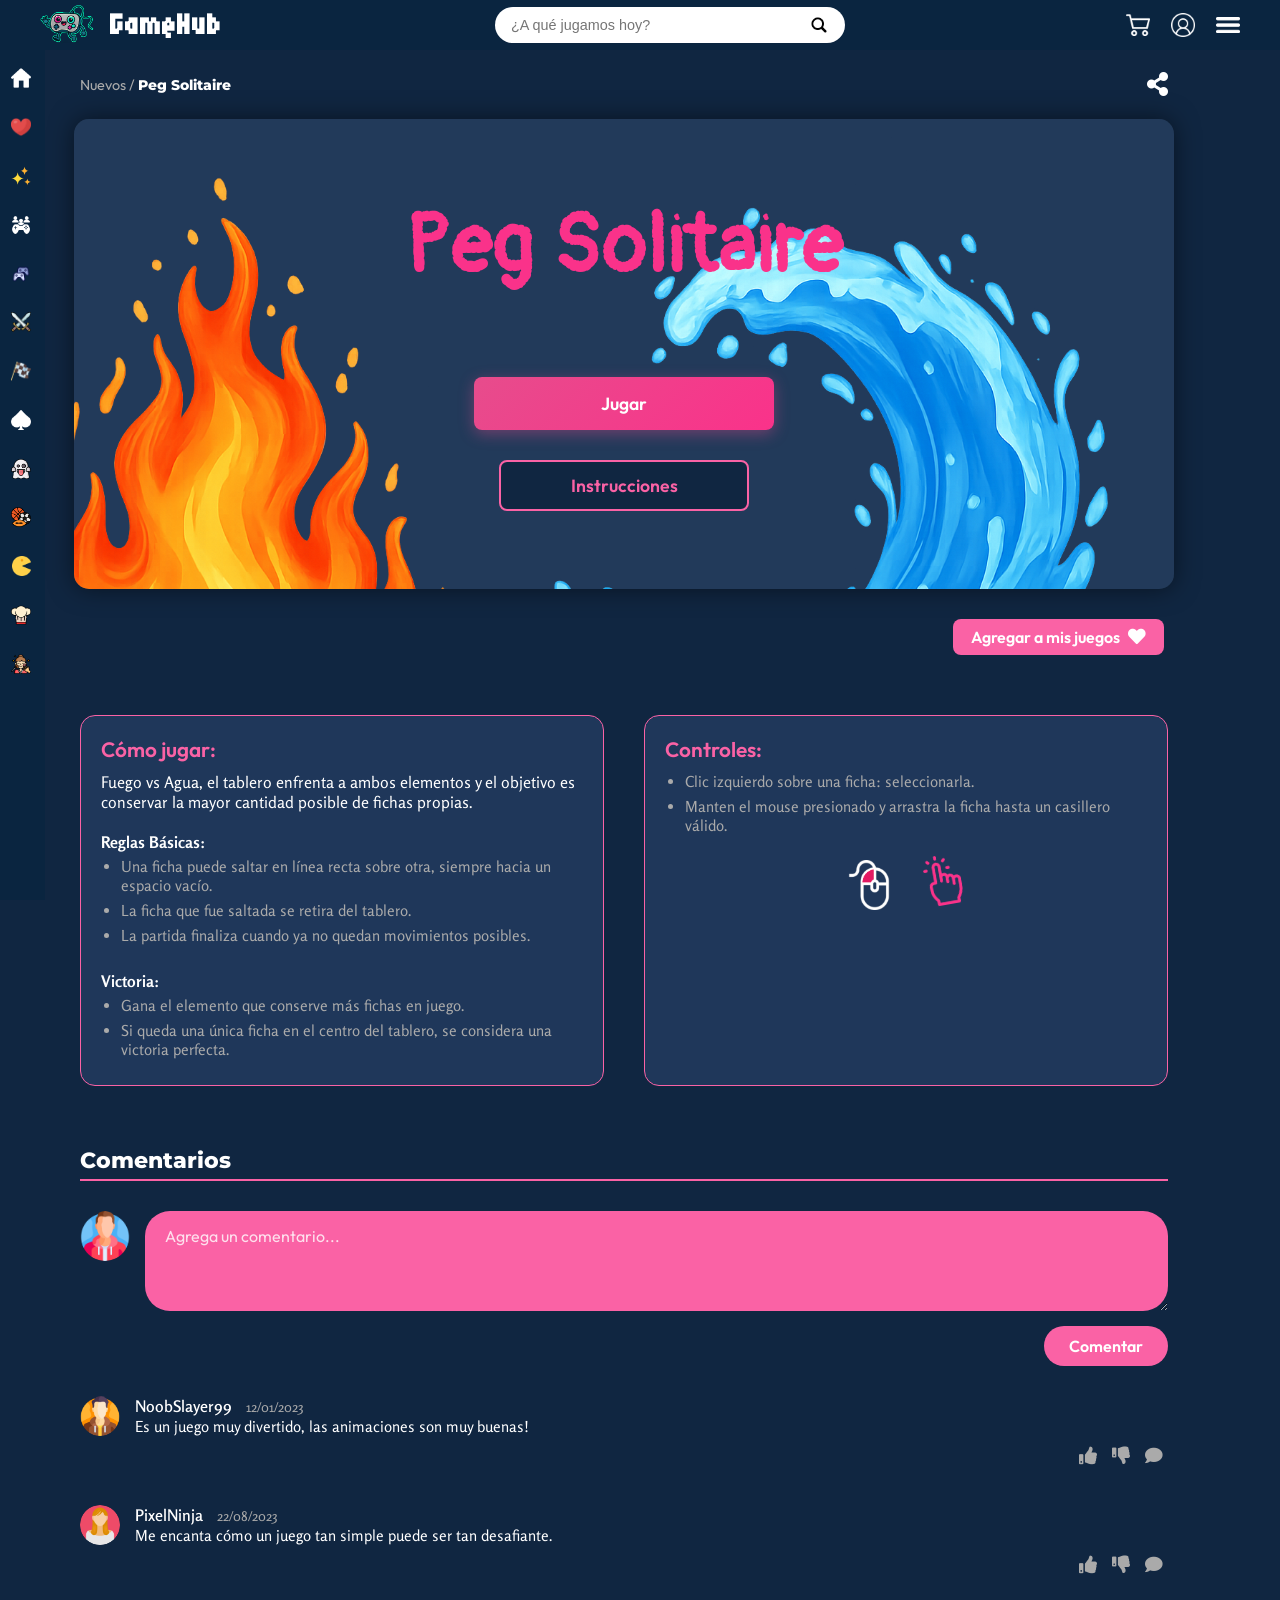
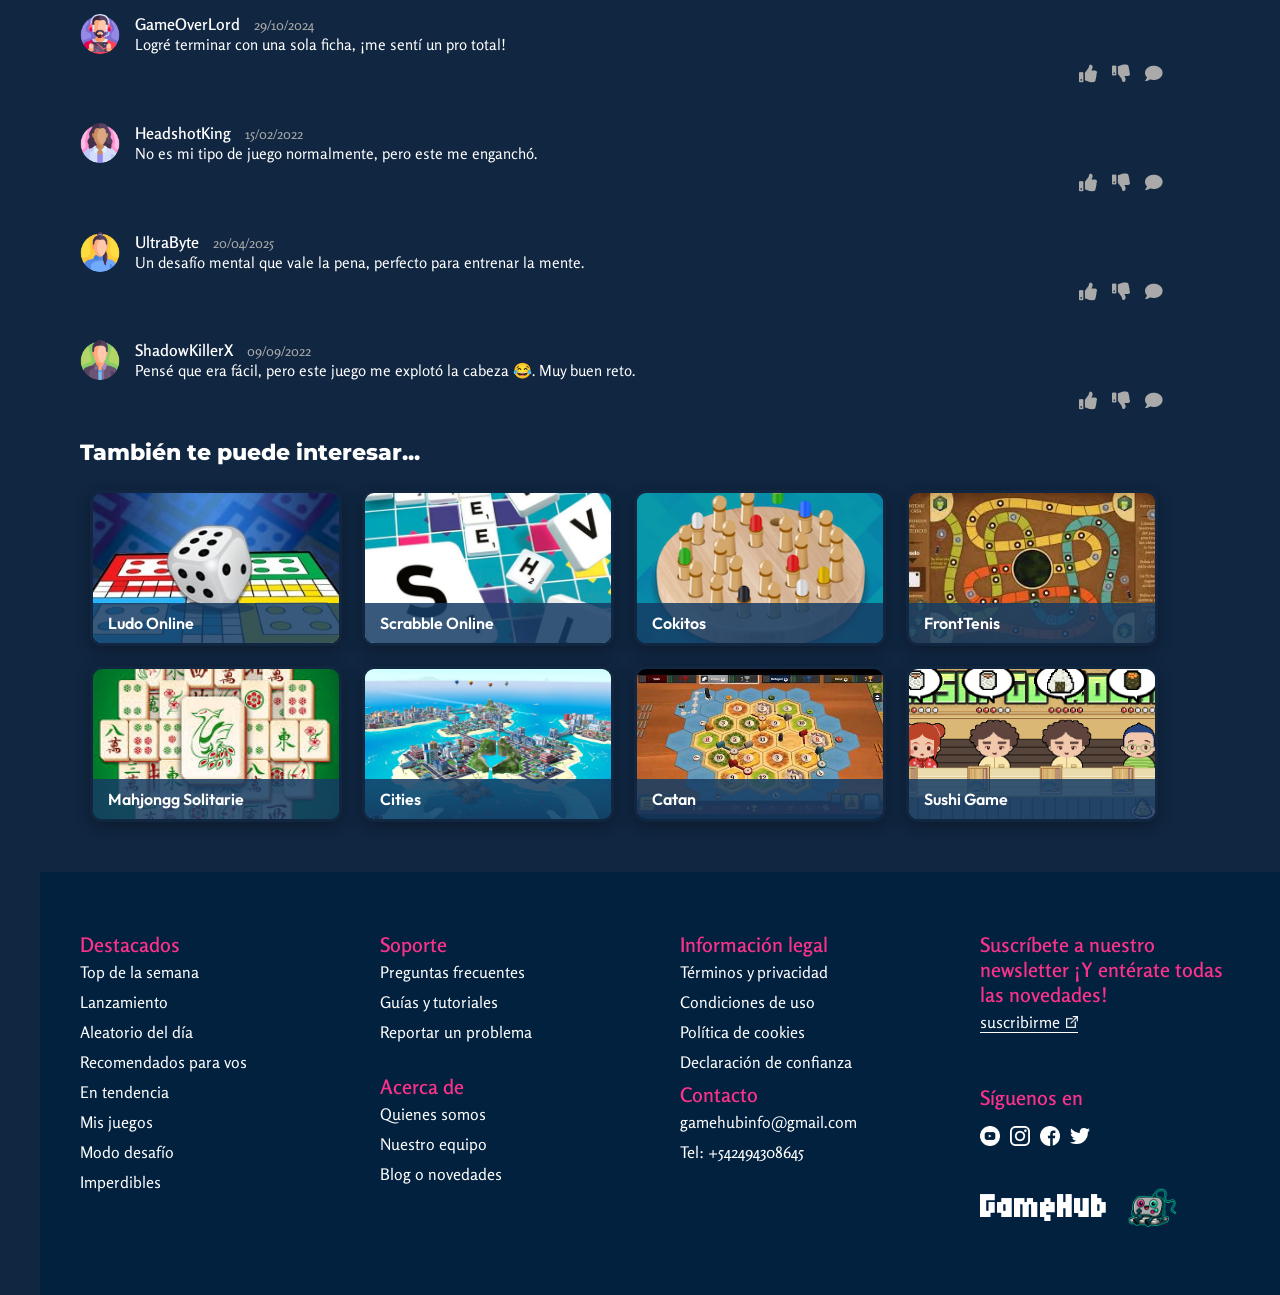
<file: Entrega4/juegoPeg.html>
<!DOCTYPE html>
<html lang="es">
<head>
    <meta charset="UTF-8">
    <meta name="viewport" content="width=device-width, initial-scale=1.0">
    <title>Peg Solitaire</title>
    
    <link rel="stylesheet" href="css/barras.css">    
    <link rel="stylesheet" href="css/juego.css">     
    <link rel="stylesheet" href="css/footer.css"> 
   
    <link rel="stylesheet" href="https://cdnjs.cloudflare.com/ajax/libs/font-awesome/5.15.4/css/all.min.css">
    <link rel="preconnect" href="https://fonts.googleapis.com">
    <link rel="preconnect" href="https://fonts.gstatic.com" crossorigin>
    <link href="https://fonts.googleapis.com/css2?family=Montserrat:wght@600;700&family=Outfit:wght@400;600;700&family=Orbitron:wght@400;500;600;700;800;900&family=Rosario:wght@400;700&family=Roboto:wght@400;600&family=Micro+5&family=Sigmar+One&family=Zalando+Sans+SemiExpanded&family=Ubuntu&family=Pangolin&display=swap" rel="stylesheet">
   
</head>
<body>

    <header class="header">
            <div class="header-left" id="logo-inicio" onclick="window.location.href='home.html'" style="cursor: pointer;">
        <img src="img/iconos_barra_header/icono_GameHub.png" alt="GameHub Logo" class="logo">
        <h1 class="site-title">GameHub</h1>
    </div>

        <div class="header-center">
            <div class="search-bar">
                <input type="text" placeholder="¿A qué jugamos hoy?" class="search-input">
                <button class="search-button">
                    <img src="img/iconos_barra_header/lupa.png" alt="Buscar" class="icon-img">
                </button>
            </div>
        </div>

        <div class="header-right">
            <button class="icon-button cart-button">
                <img src="img/iconos_barra_header/carrito-de-compras.png" alt="Carrito" class="icon-img">
            </button>
            <button class="icon-button profile-button toggle-menu" data-target="profileDropdown">
                <img src="img/iconos_barra_header/usuario.png" alt="Perfil" class="icon-img">
            </button>
            <button class="icon-button hamburger-button toggle-menu" data-target="hamburgerDropdown">
                <img src="img/iconos_barra_header/menu.png" alt="Menú" class="icon-img">
            </button>
        </div>
    </header>

    <div class="dropdown profile-dropdown menu" id="profileDropdown"> 
        <div class="profile-header">
            <img src="img/iconos_barra_header/avatar.png" alt="Avatar" class="profile-avatar">
            <div class="profile-info">
                <p class="profile-nickname">NICKNAME</p>
            </div>
        </div>
        <ul class="dropdown-menu">
            <li><a href="#" class="dropdown-item">Configuraciones de la cuenta</a></li>
            <li><a href="#" class="dropdown-item">Editar Nickname</a></li>
            <li><a href="#" class="dropdown-item">Editar avatar</a></li>
            <li><a href="#" class="dropdown-item">Correo electrónico</a></li>
            <li><a href="#" class="dropdown-item">Contraseña</a></li>
            <li><a href="#" class="dropdown-item">Idioma</a></li>
        </ul>
    </div>

    <div class="dropdown hamburger-dropdown menu" id="hamburgerDropdown">
        <ul class="dropdown-menu">
            <li><a href="login.html" class="dropdown-item" id="logout-link">
                LogOut
                <img src="img/iconos_menu_hamb/log-out.png" alt="LogOut" class="menu-icon">
            </a></li>
            <li class="mobile-only"><a href="home.html" class="dropdown-item">
                Home
                <img src="img/iconos_nav_bar/casa-home.png" alt="Home" class="menu-icon">
            </a></li>
            <li class="mobile-only"><a href="#" class="dropdown-item">
                Mis Juegos
                <img src="img/iconos_nav_bar/corazon-favs.png" alt="Multijugador" class="menu-icon">
            </a></li>
            <li class="mobile-only"><a href="#" class="dropdown-item">
                Nuevos
                <img src="img/iconos_nav_bar/estrellas-new.png" alt="2 jugadores" class="menu-icon">
            </a></li>
            <li class="mobile-only"><a href="#" class="dropdown-item">
                Multijugador
                <img src="img/iconos_nav_bar/joystick-multijugador.png" alt="Clásicos" class="menu-icon">
            </a></li>
            <li class="mobile-only"><a href="#" class="dropdown-item">
                2 Jugadores
                <img src="img/iconos_nav_bar/controles-2-players.png" alt="De mesa" class="menu-icon">
            </a></li>
            <li class="mobile-only"><a href="#" class="dropdown-item">
                Acción
                <img src="img/iconos_nav_bar/espadas-accion.png" alt="Acción" class="menu-icon">
            </a></li>
            <li class="mobile-only"><a href="#" class="dropdown-item">
                Carreras
                <img src="img/iconos_nav_bar/bandera-carreras.png" alt="Belleza" class="menu-icon">
            </a></li>
            <li class="mobile-only"><a href="#" class="dropdown-item">
                De Mesa
                <img src="img/iconos_nav_bar/pikas-de-mesa.png" alt="Cocina" class="menu-icon">
            </a></li>
            <li class="mobile-only"><a href="#" class="dropdown-item">
                Terror
                <img src="img/iconos_nav_bar/fantasma-terror.png" alt="Deportes" class="menu-icon">
            </a></li>
            <li class="mobile-only"><a href="#" class="dropdown-item">
                Deportes
                <img src="img/iconos_nav_bar/pelotas-deportes.png" alt="Terror" class="menu-icon">
            </a></li>
               <li class="mobile-only"><a href="#" class="dropdown-item">
                Clásicos
                <img src="img/iconos_nav_bar/pacman-clasicos.png" alt="Cocina" class="menu-icon">
            </a></li>
            <li class="mobile-only"><a href="#" class="dropdown-item">
                Cocina
                <img src="img/iconos_nav_bar/gorro-cocina.png" alt="Deportes" class="menu-icon">
            </a></li>
            <li class="mobile-only"><a href="#" class="dropdown-item">
                Belleza
                <img src="img/iconos_nav_bar/maquillaje.png" alt="Terror" class="menu-icon">
            </a></li>

            <li class="desktop-only"><a href="#" class="dropdown-item">
                Instagram
                <img src="img/iconos_menu_hamb/instagram.png" alt="Instagram" class="menu-icon">
            </a></li>
            <li class="desktop-only"><a href="#" class="dropdown-item">
                Facebook
                <img src="img/iconos_menu_hamb/facebook.png" alt="Facebook" class="menu-icon">             
            </a></li>
            <li class="desktop-only"><a href="#" class="dropdown-item">
                Twitter
                <img src="img/iconos_menu_hamb/twitter.png" alt="Twitter" class="menu-icon">
            </a></li>
            <li class="desktop-only"><a href="#" class="dropdown-item">
                Youtube
                <img src="img/iconos_menu_hamb/youtube.png" alt="Twitter" class="menu-icon">               
            </a></li>
        </ul>
    </div>

    <aside class="sidebar" id="sidebar">
        <nav class="sidebar-nav">
            <a href="home.html" class="sidebar-item" id="enlace-home-sidebar">
                <img src="img/iconos_nav_bar/casa-home.png" alt="Home" class="sidebar-icon">
                <span class="sidebar-text">Home</span>
            </a>
            <a href="#" class="sidebar-item">
                <img src="img/iconos_nav_bar/corazon-favs.png" alt="Multijugador" class="sidebar-icon">
                <span class="sidebar-text">Mis Juegos</span>
            </a>
            <a href="#" class="sidebar-item">
                <img src="img/iconos_nav_bar/estrellas-new.png" alt="2 jugadores" class="sidebar-icon">
                <span class="sidebar-text">Nuevos</span>
            </a>
            <a href="#" class="sidebar-item">
                <img src="img/iconos_nav_bar/joystick-multijugador.png" alt="Clásicos" class="sidebar-icon">
                <span class="sidebar-text">Multijugador</span>
            </a>
            <a href="#" class="sidebar-item">
                <img src="img/iconos_nav_bar/controles-2-players.png" alt="De mesa" class="sidebar-icon">
                <span class="sidebar-text">2 Jugadores</span>
            </a>
            <a href="#" class="sidebar-item">
                <img src="img/iconos_nav_bar/espadas-accion.png" alt="Acción" class="sidebar-icon">
                <span class="sidebar-text">Acción</span>
            </a>
            <a href="#" class="sidebar-item">
                <img src="img/iconos_nav_bar/bandera-carreras.png" alt="Belleza" class="sidebar-icon">
                <span class="sidebar-text">Carreras</span>
            </a>
            <a href="#" class="sidebar-item">
                <img src="img/iconos_nav_bar/pikas-de-mesa.png" alt="Cocina" class="sidebar-icon">
                <span class="sidebar-text">De mesa</span>
            </a>
            <a href="#" class="sidebar-item">
                <img src="img/iconos_nav_bar/fantasma-terror.png" alt="Deportes" class="sidebar-icon">
                <span class="sidebar-text">Terror</span>
            </a>
            <a href="#" class="sidebar-item">
                <img src="img/iconos_nav_bar/pelotas-deportes.png" alt="Terror" class="sidebar-icon">
                <span class="sidebar-text">Deportes</span>
            </a>
            <a href="#" class="sidebar-item">
                <img src="img/iconos_nav_bar/pacman-clasicos.png" alt="Cocina" class="sidebar-icon">
                <span class="sidebar-text">Clasicos</span>
            </a>
            <a href="#" class="sidebar-item">
                <img src="img/iconos_nav_bar/gorro-cocina.png" alt="Deportes" class="sidebar-icon">
                <span class="sidebar-text">Cocina</span>
            </a>
            <a href="#" class="sidebar-item">
                <img src="img/iconos_nav_bar/maquillaje.png" alt="Terror" class="sidebar-icon">
                <span class="sidebar-text">Belleza</span>
            </a>
        </nav>
    </aside>

<main class="game-page">
    <section class="game-breadcrumb-header">
        <div class="breadcrumb">
            Nuevos / <span>Peg Solitaire</span>
        </div>
        <button class="share-btn">
            <i class="fas fa-share-alt"></i>
        </button>
    </section>

    <section class="game-banner-container">
    
        <div class="juegoPegContenedor" id="juego">

            <!-- 1. Pantalla inicial -->
            <div class="pantalla-inicio" id="paginaInicio">
                <h2>Peg Solitaire</h2>
                <button class="btn-primary-play" id="botonIniciar">Jugar</button>
                <button class="boton boton-secundario" id="btn-instrucciones">Instrucciones</button>

            </div>
            <div class="pantalla-instrucciones" id="paginaInstrucciones">
                <h2 class="titulo-instrucciones">Cómo jugar al Peg Solitaire</h2>

                <p class="descripcion-instrucciones">
                    El Peg Solitaire es un juego de estrategia donde debes eliminar fichas saltando sobre otras. <br> 
                    Tu meta: dejar una sola ficha en el tablero.
                </p>

                <div class="contenedor-columnas">
                    <!-- Columna Izquierda -->
                    <div class="columna-instruccion">
                        <h3 class="subtitulo-instrucciones">Cómo mover las fichas</h3>
                        <p class="texto-instrucciones">
                            1- Selecciona una ficha manteniendo el click sobre ella.<br>
                            2- Arrástrala hacia un casillero válido.<br>
                            3- Suéltala, la ficha que saltas desaparece.
                        </p>

                        <div class="contenedor-imagen-instrucciones">
                            <img src="./img/pegejecucion/instruccion1.png" alt="Ejemplo de movimiento en Peg Solitaire" class="imagen-instrucciones">
                            <img src="./img/pegejecucion/instruccion2.png" alt="Ejemplo de movimiento en Peg Solitaire" class="imagen-instrucciones">
                            <img src="./img/pegejecucion/instruccion3.png" alt="Ejemplo de movimiento en Peg Solitaire" class="imagen-instrucciones">
                        </div>
                    </div>

                    <!-- Columna Derecha -->
                    <div class="columna-instruccion columna-instruccion-d">
                        <h3 class="subtitulo-instrucciones"> El juego finaliza si:</h3>
                        <p class="texto-instrucciones">
                            - Se acaba el tiempo.<br>
                            - Tienes fichas pero no tienes más movimientos válidos.<br>
                            - Se te acabaron los 45 movimientos.
                        </p>

                        <h3 class="subtitulo-instrucciones">Cómo ganar</h3>
                        <p class="texto-instrucciones">
                            Ganas si logras dejar una sola ficha en el tablero antes de que se acabe el tiempo.<br>
                            Si esa ficha está en el casillero del medio, es una victoria perfecta!
                        </p>
                    </div>
                </div>

                <button class="boton boton-secundario" id="btn-volver-inicio" onclick="juegoPeg.volverInicio()">Volver al inicio</button>
            </div>


            <!-- 2. Pantalla del juego -->
            <div class="pantalla-juego" id="paginaJuego">
                <div class="game-header">
                    <div class="info-izquierda">
                        <div id="contadorMovimientos" class="contador-movimientos">
                            Movimientos: <span id="movimientosRestantes">45</span>
                        </div>
                        <div class="temporizador-display" id="temporizadorDisplay">02:00</div>
                    </div>
                    
                    <div class="botones-derecha-juego">
                        <button id="btnReiniciar" class="btn-secondary-reset" title="Reiniciar partida"> Reiniciar </button>
                        <button id="btnPausar" class="btn-juego boton-pausar">Pausar</button>
                        <button id="botonSalir" class="btn-juego boton-salir">Salir</button>
                    </div>
            </div>

                <div class="contenedorTablero">
                    <canvas id="pegCanvas" width="1920" height="1080"></canvas>
                </div>
            </div>

            <!-- 3. Pantalla final -->
            <div class="pantalla-final">
                <h2 id="resultadoTitulo"></h2> 
                <p id="resultadoMensaje"></p> 
    
               <button  class="btn-primary-play"   onclick="juegoPeg.iniciarJuego()"> Jugar de nuevo </button>
               <button class="boton boton-secundario" id="btn-volver-inicio" onclick="juegoPeg.volverInicio()">Volver al inicio</button>
            </div>

        </div>
        
        <div class="card-footer">
            <h2></h2> 
            <button class="btn-add-game" id="addToMyGamesBtn">
                Agregar a mis juegos <i class="fas fa-heart"></i>
            </button>
        </div>
        
    </section>
    
    <section class="game-info-details">
        <div class="info-section how-to-play">
            <h3>Cómo jugar:</h3>
            <p>Fuego vs Agua, el tablero enfrenta a ambos elementos y el objetivo es conservar la mayor cantidad posible de fichas propias.</p> <br>
            <h4>Reglas Básicas:</h4>
            <ul>
                <li>Una ficha puede saltar en línea recta sobre otra, siempre hacia un espacio vacío.</li>
                <li>La ficha que fue saltada se retira del tablero.</li>
                <li>La partida finaliza cuando ya no quedan movimientos posibles.</li>
            </ul> <br>
            <h4>Victoria:</h4> 
            <ul>
                <li>Gana el elemento que conserve más fichas en juego.</li>
                <li>Si queda una única ficha en el centro del tablero, se considera una victoria perfecta.</li>
            </ul>
        </div>
        <div class="info-section controls">
            <h3>Controles:</h3>
            <ul>
                <li>Clic izquierdo sobre una ficha: seleccionarla.</li>
                <li>Manten el mouse presionado y arrastra la ficha hasta un casillero válido.</li>
            </ul>
            <div class="controls">
                <img src="img/img_juego_peg/mouseBtnIzq.PNG" alt="Icono de Control de Mouse" class="control-image">
                <img src="img/img_juego_peg/seleccione.png" alt="Icono de Seleccionar" class="control-image hand-icon">
            </div>
        </div>
    </section>

  <section class="comments-section">
    <h2>Comentarios</h2>
    <div class="comment-input-area">
        <img src="img/imgAvatarComentarios/hombre1.png" alt="Avatar" class="user-avatar">
        <textarea placeholder="Agrega un comentario..." class="comment-textarea"></textarea>
    </div>
    <button class="btn-comment-submit">Comentar</button>
    
    <div class="comment-item">
        <img src="img/imgAvatarComentarios/hombre2.png" alt="Avatar" class="user-avatar">
        
        <div class="comment-content">
            
            <div class="comment-header">
                <span class="comment-username">NoobSlayer99</span>
                <span class="comment-date">12/01/2023</span>
            </div>
            
            <p class="comment-text">Es un juego muy divertido, las animaciones  son muy buenas!</p>
            
            <div class="comment-actions">
                <i class="fas fa-thumbs-up"></i>
                <i class="fas fa-thumbs-down"></i>
                <i class="fas fa-comment"></i>
            </div>
        </div>
    </div>


    <div class="comment-item">
        <img src="img/imgAvatarComentarios/mujer3.png" alt="Avatar" class="user-avatar">
        
        <div class="comment-content">
            
            <div class="comment-header">
                <span class="comment-username">PixelNinja</span>
                <span class="comment-date">22/08/2023</span>
            </div>
            
            <p class="comment-text">Me encanta cómo un juego tan simple puede ser tan desafiante.</p>
            
            <div class="comment-actions">
                <i class="fas fa-thumbs-up"></i>
                <i class="fas fa-thumbs-down"></i>
                <i class="fas fa-comment"></i>
            </div>
        </div>
    </div>

    <div class="comment-item">
        <img src="img/imgAvatarComentarios/hombre4.png" alt="Avatar" class="user-avatar">
        
        <div class="comment-content">
            
            <div class="comment-header">
                <span class="comment-username">GameOverLord</span>
                <span class="comment-date">29/10/2024</span>
            </div>
            
            <p class="comment-text">Logré terminar con una sola ficha, ¡me sentí un pro total!</p>
            
            <div class="comment-actions">
                <i class="fas fa-thumbs-up"></i>
                <i class="fas fa-thumbs-down"></i>
                <i class="fas fa-comment"></i>
            </div>
        </div>
    </div>

    <div class="comment-item">
        <img src="img/imgAvatarComentarios/mujer5.png" alt="Avatar" class="user-avatar">
        
        <div class="comment-content">
            
            <div class="comment-header">
                <span class="comment-username">HeadshotKing</span>
                <span class="comment-date">15/02/2022</span>
            </div>
            
            <p class="comment-text">No es mi tipo de juego normalmente, pero este me enganchó.</p>
            
            <div class="comment-actions">
                <i class="fas fa-thumbs-up"></i>
                <i class="fas fa-thumbs-down"></i>
                <i class="fas fa-comment"></i>
            </div>
        </div>
    </div>

    <div class="comment-item">
        <img src="img/imgAvatarComentarios/mujer6.png" alt="Avatar" class="user-avatar">
        
        <div class="comment-content">
            
            <div class="comment-header">
                <span class="comment-username">UltraByte</span>
                <span class="comment-date">20/04/2025</span>
            </div>
            
            <p class="comment-text">Un desafío mental que vale la pena, perfecto para entrenar la mente.</p>
            
            <div class="comment-actions">
                <i class="fas fa-thumbs-up"></i>
                <i class="fas fa-thumbs-down"></i>
                <i class="fas fa-comment"></i>
            </div>
        </div>
    </div>
    
    <div class="comment-item">
        <img src="img/imgAvatarComentarios/hombre7.png" alt="Avatar" class="user-avatar">
        
        <div class="comment-content">
            
            <div class="comment-header">
                <span class="comment-username">ShadowKillerX</span>
                <span class="comment-date">09/09/2022</span>
            </div>
            
            <p class="comment-text">Pensé que era fácil, pero este juego me explotó la cabeza 😂. Muy buen reto.</p>
            
            <div class="comment-actions">
                <i class="fas fa-thumbs-up"></i>
                <i class="fas fa-thumbs-down"></i>
                <i class="fas fa-comment"></i>
            </div>
        </div>
    </div>

    </section>

    <section class="related-games-section">
        <h2>También te puede interesar...</h2>
        <div class="games-grid">
            <div class="game-card">
                <img src="img/imgTambienInteresa/recom1.jpg" alt="Ludo Online" class="game-image">
                <div class="game-title-overlay">
                   Ludo Online
                </div>
            </div>
            <div class="game-card">
                <img src="img/imgTambienInteresa/recom2.jpg" alt="Scrabble Online" class="game-image">
                <div class="game-title-overlay">
                    Scrabble Online
                </div>
            </div>
            <div class="game-card">
                <img src="img/imgTambienInteresa/recom3.png" alt="Cokitos" class="game-image">
                <div class="game-title-overlay">
                    Cokitos
                </div>
            </div>
            <div class="game-card">
                <img src="img/imgTambienInteresa/recom4.jpeg" alt="FrontTenis" class="game-image">
                <div class="game-title-overlay">
                   FrontTenis
                </div>
            </div>
        </div>
         <div class="games-grid">
            <div class="game-card">
                <img src="img/imgTambienInteresa/recom5.jpeg" alt="Mahjongg Solitarie" class="game-image">
                <div class="game-title-overlay">
                    Mahjongg Solitarie
                </div>
            </div>
            <div class="game-card">
                <img src="img/imgTambienInteresa/recom6.jpeg" alt="Cities" class="game-image">
                <div class="game-title-overlay">
                    Cities
                </div>
            </div>
            <div class="game-card">
                <img src="img/imgTambienInteresa/recom7.jpg" alt="Catan" class="game-image">
                <div class="game-title-overlay">
                    Catan
                </div>
            </div>
            <div class="game-card">
                <img src="img/imgTambienInteresa/recom8.png" alt="Sushi Game" class="game-image">
                <div class="game-title-overlay">
                    Sushi Game
                </div>
        </div>
    </section>

</main>

<footer class="footer">
    <div class="footer-container">
        <div class="footer-column">
            <h3>Destacados</h3>
            <ul class="ul-footer">
                <li>Top de la semana</li>
                <li>Lanzamiento</li>
                <li>Aleatorio del día</li>
                <li>Recomendados para vos</li>
                <li>En tendencia</li>
                <li>Mis juegos</li>
                <li>Modo desafío</li>
                <li>Imperdibles</li>
            </ul>
        </div>

        <div class="footer-column">
            <h3>Soporte</h3>
            <ul class="ul-footer">
                <li>Preguntas frecuentes</li>
                <li>Guías y tutoriales</li>
                <li>Reportar un problema</li>
            </ul>

            <h3 class="margin-top">Acerca de</h3>
            <ul class="ul-footer">
                <li>Quienes somos</li>
                <li>Nuestro equipo</li>
                <li>Blog o novedades</li>
            </ul>
        </div>

        <div class="footer-column">
            <h3>Información legal</h3>
            <ul class="ul-footer">
                <li>Términos y privacidad</li>
                <li>Condiciones de uso</li>
                <li>Política de cookies</li>
                <li>Declaración de confianza</li>
            </ul>

            <h3>Contacto</h3>
            <ul class="ul-footer">
                <li>gamehubinfo@gmail.com</li>
                <li>Tel: +542494308645</li>
            </ul>
        </div>

        <div class="footer-column">
            <h3>Suscríbete a nuestro newsletter ¡Y entérate todas las novedades!</h3>
            <a href="#" class="subscribe-link">suscribirme 
                <img src="img/imgFooter/flecha.png" alt="flecha" class="icono-flecha">
            </a>

            <h3 class="margin-top">Síguenos en</h3>
                <div class="social-icons">               
                    <img src="img/imgFooter/youtube.png" alt="YouTube">
                    <img src="img/imgFooter/instagram.png" alt="Instagram">
                    <img src="img/imgFooter/facebook.png" alt="Facebook">
                    <img src="img/imgFooter/twitter.png" alt="Twitter">
                </div>

            <div class="logos">
                <span class="logo-text">GameHub</span>
                <div class="logo-icon">
                    <img src="img/imgFooter/logoSentado.png" alt="logo GameHub">
                </div>
            </div>
        </div>
    </div>
</footer>


<script src="js/agregarJuego.js"></script>
<script src="js/barras.js"></script> 
<script src="js/redireccionamiento.js"></script>
<script src="js/juegopeg.js"></script>

</body>
</html>
</file>
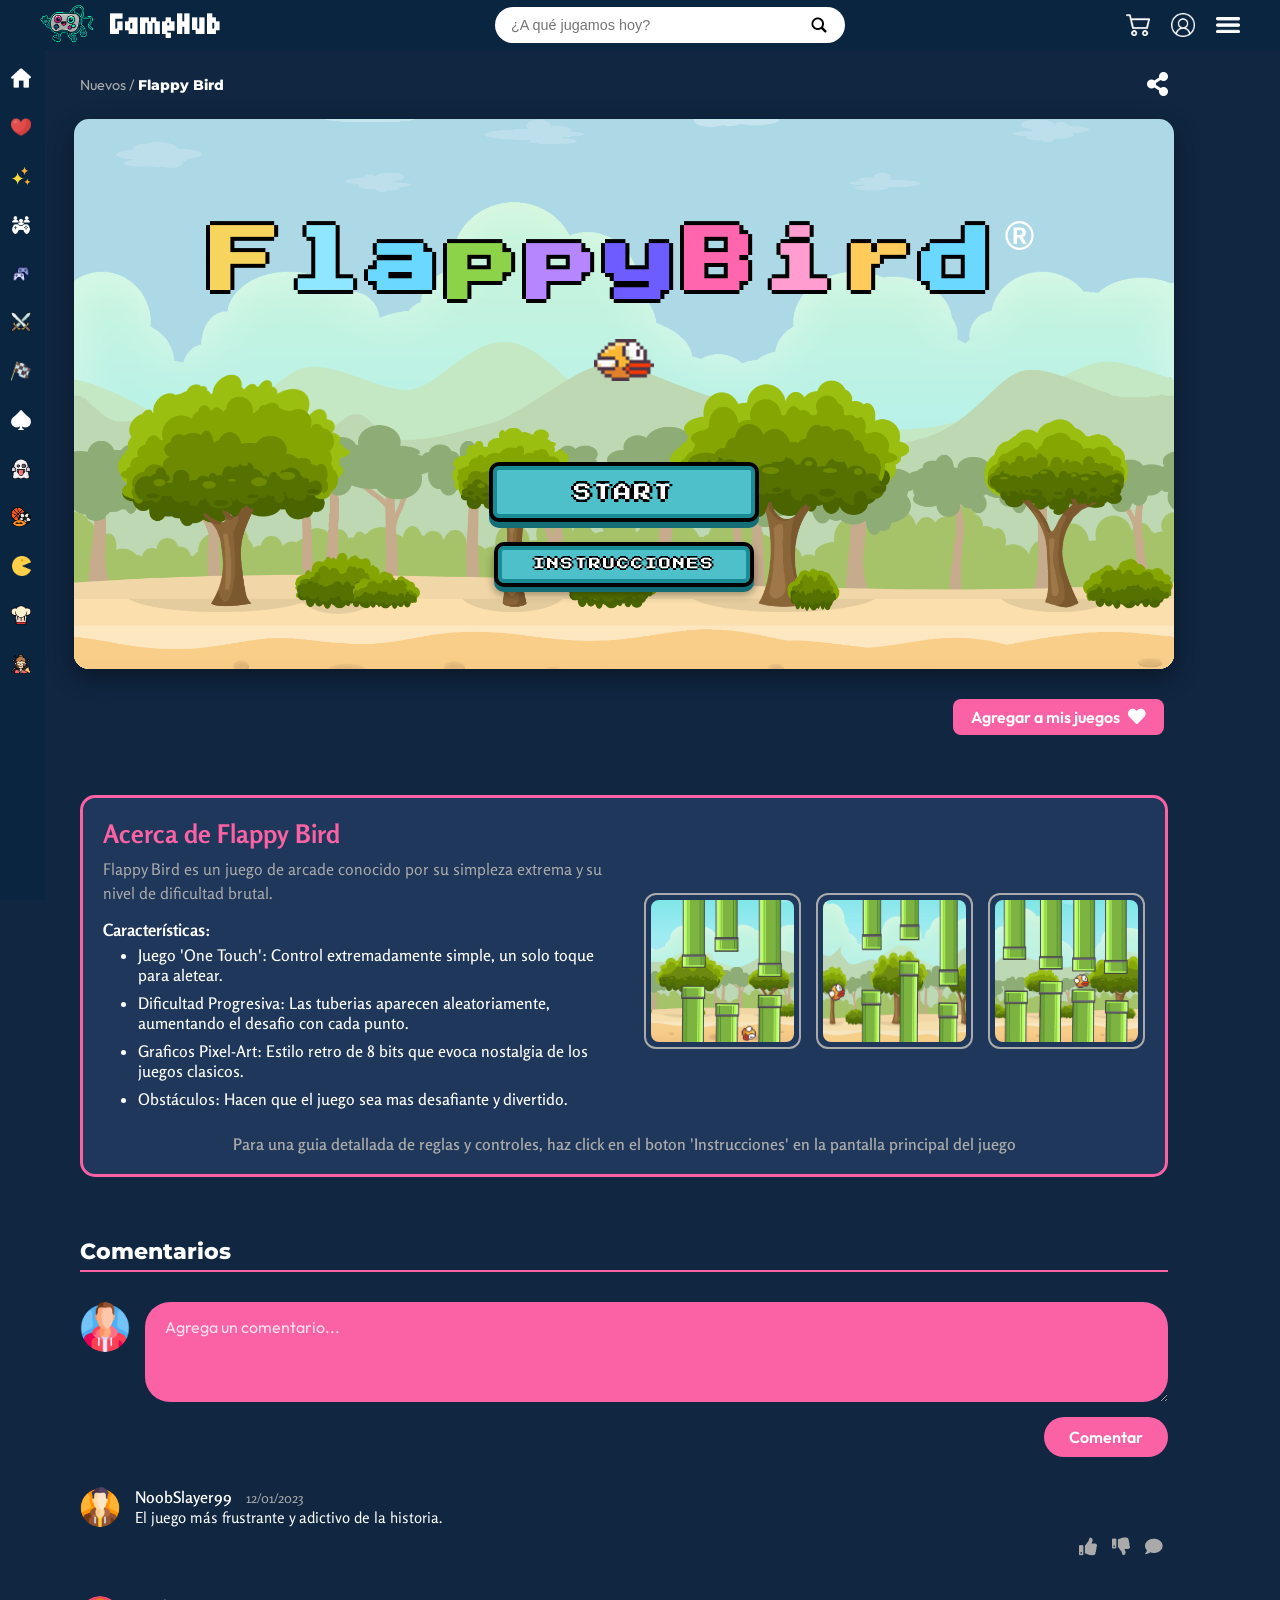
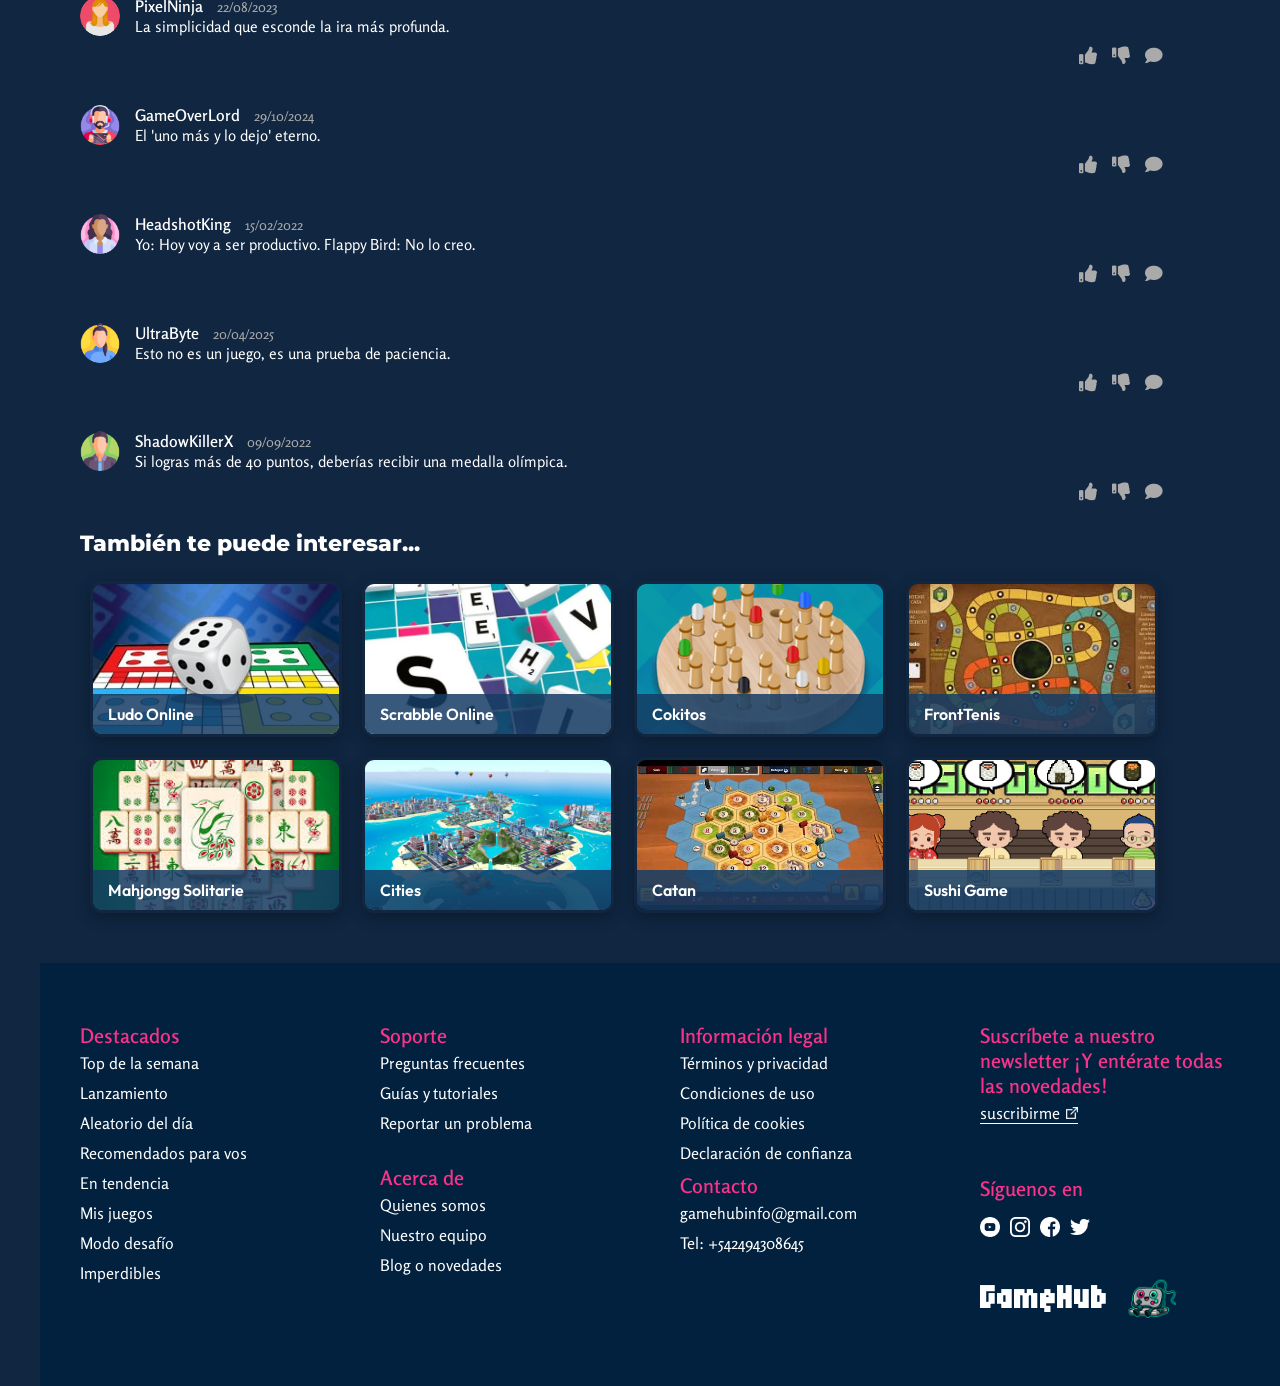
<file: Entrega5/flappy.html>
<!DOCTYPE html>
<html lang="es">
<head>
    <meta charset="UTF-8">
    <meta name="viewport" content="width=device-width, initial-scale=1.0">
    <title>Flappy Bird</title>
    
    <link rel="stylesheet" href="css/barras.css">    
    <link rel="stylesheet" href="css/flappy.css">     
    <link rel="stylesheet" href="css/footer.css"> 
   
    <link rel="stylesheet" href="https://cdnjs.cloudflare.com/ajax/libs/font-awesome/5.15.4/css/all.min.css">
    <link rel="preconnect" href="https://fonts.googleapis.com">
    <link rel="preconnect" href="https://fonts.gstatic.com" crossorigin>
    <link href="https://fonts.googleapis.com/css2?family=Montserrat:wght@600;700&family=Outfit:wght@400;600;700&family=Orbitron:wght@400;500;600;700;800;900&family=Rosario:wght@400;700&family=Roboto:wght@400;600&family=Micro+5&family=Sigmar+One&family=Zalando+Sans+SemiExpanded&family=Ubuntu&family=Pangolin&family=Press+Start+2P&display=swap" rel="stylesheet">
   
</head>
<body>

    <header class="header">
            <div class="header-left" id="logo-inicio" onclick="window.location.href='home.html'" style="cursor: pointer;">
        <img src="img/iconos_barra_header/icono_GameHub.png" alt="GameHub Logo" class="logo">
        <h1 class="site-title">GameHub</h1>
    </div>

        <div class="header-center">
            <div class="search-bar">
                <input type="text" placeholder="¿A qué jugamos hoy?" class="search-input">
                <button class="search-button">
                    <img src="img/iconos_barra_header/lupa.png" alt="Buscar" class="icon-img">
                </button>
            </div>
        </div>

        <div class="header-right">
            <button class="icon-button cart-button">
                <img src="img/iconos_barra_header/carrito-de-compras.png" alt="Carrito" class="icon-img">
            </button>
            <button class="icon-button profile-button toggle-menu" data-target="profileDropdown">
                <img src="img/iconos_barra_header/usuario.png" alt="Perfil" class="icon-img">
            </button>
            <button class="icon-button hamburger-button toggle-menu" data-target="hamburgerDropdown">
                <img src="img/iconos_barra_header/menu.png" alt="Menú" class="icon-img">
            </button>
        </div>
    </header>

    <div class="dropdown profile-dropdown menu" id="profileDropdown"> 
        <div class="profile-header">
            <img src="img/iconos_barra_header/avatar.png" alt="Avatar" class="profile-avatar">
            <div class="profile-info">
                <p class="profile-nickname">NICKNAME</p>
            </div>
        </div>
        <ul class="dropdown-menu">
            <li><a href="#" class="dropdown-item">Configuraciones de la cuenta</a></li>
            <li><a href="#" class="dropdown-item">Editar Nickname</a></li>
            <li><a href="#" class="dropdown-item">Editar avatar</a></li>
            <li><a href="#" class="dropdown-item">Correo electrónico</a></li>
            <li><a href="#" class="dropdown-item">Contraseña</a></li>
            <li><a href="#" class="dropdown-item">Idioma</a></li>
        </ul>
    </div>

    <div class="dropdown hamburger-dropdown menu" id="hamburgerDropdown">
        <ul class="dropdown-menu">
            <li><a href="login.html" class="dropdown-item" id="logout-link">
                LogOut
                <img src="img/iconos_menu_hamb/log-out.png" alt="LogOut" class="menu-icon">
            </a></li>
            <li class="mobile-only"><a href="home.html" class="dropdown-item">
                Home
                <img src="img/iconos_nav_bar/casa-home.png" alt="Home" class="menu-icon">
            </a></li>
            <li class="mobile-only"><a href="#" class="dropdown-item">
                Mis Juegos
                <img src="img/iconos_nav_bar/corazon-favs.png" alt="Multijugador" class="menu-icon">
            </a></li>
            <li class="mobile-only"><a href="#" class="dropdown-item">
                Nuevos
                <img src="img/iconos_nav_bar/estrellas-new.png" alt="2 jugadores" class="menu-icon">
            </a></li>
            <li class="mobile-only"><a href="#" class="dropdown-item">
                Multijugador
                <img src="img/iconos_nav_bar/joystick-multijugador.png" alt="Clásicos" class="menu-icon">
            </a></li>
            <li class="mobile-only"><a href="#" class="dropdown-item">
                2 Jugadores
                <img src="img/iconos_nav_bar/controles-2-players.png" alt="De mesa" class="menu-icon">
            </a></li>
            <li class="mobile-only"><a href="#" class="dropdown-item">
                Acción
                <img src="img/iconos_nav_bar/espadas-accion.png" alt="Acción" class="menu-icon">
            </a></li>
            <li class="mobile-only"><a href="#" class="dropdown-item">
                Carreras
                <img src="img/iconos_nav_bar/bandera-carreras.png" alt="Belleza" class="menu-icon">
            </a></li>
            <li class="mobile-only"><a href="#" class="dropdown-item">
                De Mesa
                <img src="img/iconos_nav_bar/pikas-de-mesa.png" alt="Cocina" class="menu-icon">
            </a></li>
            <li class="mobile-only"><a href="#" class="dropdown-item">
                Terror
                <img src="img/iconos_nav_bar/fantasma-terror.png" alt="Deportes" class="menu-icon">
            </a></li>
            <li class="mobile-only"><a href="#" class="dropdown-item">
                Deportes
                <img src="img/iconos_nav_bar/pelotas-deportes.png" alt="Terror" class="menu-icon">
            </a></li>
               <li class="mobile-only"><a href="#" class="dropdown-item">
                Clásicos
                <img src="img/iconos_nav_bar/pacman-clasicos.png" alt="Cocina" class="menu-icon">
            </a></li>
            <li class="mobile-only"><a href="#" class="dropdown-item">
                Cocina
                <img src="img/iconos_nav_bar/gorro-cocina.png" alt="Deportes" class="menu-icon">
            </a></li>
            <li class="mobile-only"><a href="#" class="dropdown-item">
                Belleza
                <img src="img/iconos_nav_bar/maquillaje.png" alt="Terror" class="menu-icon">
            </a></li>

            <li class="desktop-only"><a href="#" class="dropdown-item">
                Instagram
                <img src="img/iconos_menu_hamb/instagram.png" alt="Instagram" class="menu-icon">
            </a></li>
            <li class="desktop-only"><a href="#" class="dropdown-item">
                Facebook
                <img src="img/iconos_menu_hamb/facebook.png" alt="Facebook" class="menu-icon">             
            </a></li>
            <li class="desktop-only"><a href="#" class="dropdown-item">
                Twitter
                <img src="img/iconos_menu_hamb/twitter.png" alt="Twitter" class="menu-icon">
            </a></li>
            <li class="desktop-only"><a href="#" class="dropdown-item">
                Youtube
                <img src="img/iconos_menu_hamb/youtube.png" alt="Twitter" class="menu-icon">               
            </a></li>
        </ul>
    </div>

    <aside class="sidebar" id="sidebar">
        <nav class="sidebar-nav">
            <a href="home.html" class="sidebar-item" id="enlace-home-sidebar">
                <img src="img/iconos_nav_bar/casa-home.png" alt="Home" class="sidebar-icon">
                <span class="sidebar-text">Home</span>
            </a>
            <a href="#" class="sidebar-item">
                <img src="img/iconos_nav_bar/corazon-favs.png" alt="Multijugador" class="sidebar-icon">
                <span class="sidebar-text">Mis Juegos</span>
            </a>
            <a href="#" class="sidebar-item">
                <img src="img/iconos_nav_bar/estrellas-new.png" alt="2 jugadores" class="sidebar-icon">
                <span class="sidebar-text">Nuevos</span>
            </a>
            <a href="#" class="sidebar-item">
                <img src="img/iconos_nav_bar/joystick-multijugador.png" alt="Clásicos" class="sidebar-icon">
                <span class="sidebar-text">Multijugador</span>
            </a>
            <a href="#" class="sidebar-item">
                <img src="img/iconos_nav_bar/controles-2-players.png" alt="De mesa" class="sidebar-icon">
                <span class="sidebar-text">2 Jugadores</span>
            </a>
            <a href="#" class="sidebar-item">
                <img src="img/iconos_nav_bar/espadas-accion.png" alt="Acción" class="sidebar-icon">
                <span class="sidebar-text">Acción</span>
            </a>
            <a href="#" class="sidebar-item">
                <img src="img/iconos_nav_bar/bandera-carreras.png" alt="Belleza" class="sidebar-icon">
                <span class="sidebar-text">Carreras</span>
            </a>
            <a href="#" class="sidebar-item">
                <img src="img/iconos_nav_bar/pikas-de-mesa.png" alt="Cocina" class="sidebar-icon">
                <span class="sidebar-text">De mesa</span>
            </a>
            <a href="#" class="sidebar-item">
                <img src="img/iconos_nav_bar/fantasma-terror.png" alt="Deportes" class="sidebar-icon">
                <span class="sidebar-text">Terror</span>
            </a>
            <a href="#" class="sidebar-item">
                <img src="img/iconos_nav_bar/pelotas-deportes.png" alt="Terror" class="sidebar-icon">
                <span class="sidebar-text">Deportes</span>
            </a>
            <a href="#" class="sidebar-item">
                <img src="img/iconos_nav_bar/pacman-clasicos.png" alt="Cocina" class="sidebar-icon">
                <span class="sidebar-text">Clasicos</span>
            </a>
            <a href="#" class="sidebar-item">
                <img src="img/iconos_nav_bar/gorro-cocina.png" alt="Deportes" class="sidebar-icon">
                <span class="sidebar-text">Cocina</span>
            </a>
            <a href="#" class="sidebar-item">
                <img src="img/iconos_nav_bar/maquillaje.png" alt="Terror" class="sidebar-icon">
                <span class="sidebar-text">Belleza</span>
            </a>
        </nav>
    </aside>

<main class="game-page">
    <section class="game-breadcrumb-header">
        <div class="breadcrumb">
            Nuevos / <span>Flappy Bird</span>
        </div>
        <button class="share-btn">
            <i class="fas fa-share-alt"></i>
        </button>
    </section>

    <section class="game-banner-container">
    
        <div class="juegoFlappyContenedor" id="juego">

            <div class="pantalla-inicio" id="paginaInicio">
                <h1 class="tituloFlappy" id="titulo-flappy">
                    <span>F</span><span>l</span><span>a</span><span>p</span><span>p</span><span>y</span>
                    <span>B</span><span>i</span><span>r</span><span>d</span>
                    <span class="marca">®</span>
                </h1>

                <div class="pajaro-inicio">
                    <div class="pajaro-frame"></div>
                </div>

                <div class="botones-inicio"> 
                    <button class="btn-primary-play" id="botonIniciar">START</button>
                    <button class="flappy-btn-instrucciones" id="btn-instrucciones">Instrucciones</button> 
                </div>
            </div>

            <div class="pantalla-juego" id="paginaJuego" style="display: none;">
                <div class="layer layer-11"></div>
                <div class="layer layer-10"></div>
                <div class="layer layer-9"></div>
                <div class="layer layer-8"></div>
                <div class="layer layer-7"></div>
                <div class="layer layer-6"></div>
                <div class="layer layer-5"></div>
                <div class="layer layer-4"></div>
                <div class="layer layer-3"></div>
                <div class="layer layer-2"></div>
                
                <div class="pajaro-contenedor" id="pajaroContenedor">
                    <img id="pajaro" src="./img/flappy/bird_spritesheet.png" alt="pajaro">
                </div>
                
                <div class="layer layer-1"></div>
                
                <div class="tapToStart">
                    <img id="cursor" src="./img/flappy/cursor.png" alt="cursor">
                    TAP TO START
                </div>
                <div class="notificacion-vida-perdida oculto" id="notificacionVida">
                    ¡VIDA PERDIDA! <br>
                </div>
                <div class="flappy-puntaje">
                    score:<span id="puntajeNumero">0</span>
                </div>
                <!-- Corazones -->
                <div id="hud-vidas">
                    <img id="vida1" src="./img/flappy/corazonlleno.png" class="corazon" alt="vida1">
                    <img id="vida2" src="./img/flappy/corazonlleno.png" class="corazon" alt="vida2">
                    <img id="vida3" src="./img/flappy/corazonlleno.png" class="corazon" alt="vida3">
                </div>
            </div>

           <div id="pantallaGameOver" class="pantallaGameOver">
                <div class="gameOverCard">
                    <h2>GAME OVER</h2>

                    <p class="gameOverScore">
                        Score: <span id="finalScore">0</span>
                    </p>

                    <p class="gameOverBest">
                        Best score: <span id="bestScore">0</span>
                    </p>

                    <div class="btns-gameOver">
                        <button id="btnReintentar">PLAY</button>
                        <button id="btnIrInicio">HOME</button>
                    </div>
                    
                </div>
            </div>

            <div class="flappy-pantalla-instrucciones" style="display: none;">
                <div class="flappy-instrucciones-panel">
        
                    <h1 class="flappy-titulo-instrucciones">Como jugar a Flappy Bird</h1>
                    <p class="flappy-descripcion-general">Objetivo: Guiar al pájaro a través de las tuberías sin chocar para conseguir la mayor puntuación posible.</p>
                    
                    <div class="flappy-reglas-grid">
                
                        <div class="flappy-regla-item">
                            <h3 class="flappy-subtitulo">Control:</h3>
                            <p>Presiona la barra espaciadora o haz click izquierdo en el mouse para que el pájaro aletee y se impulse hacia arriba.</p>
                            
                            <div class="control-iconos-container">
                                <img src="./img/flappy/instruccion.png" alt="Icono de teclado" class="teclado-imagen">
                                <div class="pajarito-imagen-borde">
                                    <img src="./img/flappy/flybird.png" alt="Pajarito subiendo">
                                </div>
                            </div>
                            <p>Si dejas de presionar, el pájaro caerá.</p>
                        </div>
                
                        <div class="flappy-regla-item">
                            <h3 class="flappy-subtitulo">Reglas:</h3>
                            <ul>
                                <li>Ganas 1 punto por cada par de tuberías que atravieses con éxito.</li>
                                <li>Sumas 3 puntos por cada Bonus que agarres.</li>
                                <li>Sumas una vida por cada corazón que agarres.</li>
                            </ul>
                            
                            <h3>Fin del Juego:</h3> 
                                <ul>
                                    <li>La partida termina si el pájaro choca con el suelo o con cualquiera de las tuberías verdes. </li>
                                    <li>Atención! si chocas con las plantas carnívoras, éstas te sacan una vida, al acabarse tus 3 vidas, también se termina la partida.</li>
                                </ul>
                        </div>
                    </div>
                    <button class="flappy-btn-volver">Volver</button>
                </div>
            </div>
        </div>


    </div>
        
        <div class="card-footer">
            <h2></h2> 
            <button class="btn-add-game" id="addToMyGamesBtn">
                Agregar a mis juegos <i class="fas fa-heart"></i>
            </button>
        </div>
        
    </section>
    
    <section class="game-info-details">
    
        <div class="info-section game-description">
            <h3>Acerca de Flappy Bird</h3>
            <p>Flappy Bird es un juego de arcade conocido por su simpleza extrema y su nivel de dificultad brutal.</p>
            
            <h4 class="caracteristicas-subtitulo">Características:</h4>
            <ul>
                <li>Juego 'One Touch': Control extremadamente simple, un solo toque para aletear.</li>
                <li>Dificultad Progresiva: Las tuberias aparecen aleatoriamente, aumentando el desafio con cada punto.</li>
                <li>Graficos Pixel-Art: Estilo retro de 8 bits que evoca nostalgia de los juegos clasicos.</li>
                <li>Obstáculos: Hacen que el juego sea mas desafiante y divertido.</li>
            </ul>
        </div>

        <div class="info-section game-gallery">
            <div class="gallery-grid-blocka">
                <div class="gallery-img-blocka"><img src="./img/flappy/image5Bird.png" alt="Captura 1"></div>
                <div class="gallery-img-blocka"><img src="./img/flappy/image4Bird.png" alt="Captura 2"></div>
                <div class="gallery-img-blocka"><img src="./img/flappy/image3Bird.png" alt="Captura 3"></div>
            </div>
        </div>

        <p class="instrucciones-footer-text">Para una guia detallada de reglas y controles, haz click en el boton 'Instrucciones' en la pantalla principal del juego</p>
    </section>

  <section class="comments-section">
    <h2>Comentarios</h2>
    <div class="comment-input-area">
        <img src="img/imgAvatarComentarios/hombre1.png" alt="Avatar" class="user-avatar">
        <textarea placeholder="Agrega un comentario..." class="comment-textarea"></textarea>
    </div>
    <button class="btn-comment-submit">Comentar</button>
    
    <div class="comment-item">
        <img src="img/imgAvatarComentarios/hombre2.png" alt="Avatar" class="user-avatar">
        
        <div class="comment-content">
            
            <div class="comment-header">
                <span class="comment-username">NoobSlayer99</span>
                <span class="comment-date">12/01/2023</span>
            </div>
            
            <p class="comment-text">El juego más frustrante y adictivo de la historia.</p>
            
            <div class="comment-actions">
                <i class="fas fa-thumbs-up"></i>
                <i class="fas fa-thumbs-down"></i>
                <i class="fas fa-comment"></i>
            </div>
        </div>
    </div>


    <div class="comment-item">
        <img src="img/imgAvatarComentarios/mujer3.png" alt="Avatar" class="user-avatar">
        
        <div class="comment-content">
            
            <div class="comment-header">
                <span class="comment-username">PixelNinja</span>
                <span class="comment-date">22/08/2023</span>
            </div>
            
            <p class="comment-text">La simplicidad que esconde la ira más profunda.</p>
            
            <div class="comment-actions">
                <i class="fas fa-thumbs-up"></i>
                <i class="fas fa-thumbs-down"></i>
                <i class="fas fa-comment"></i>
            </div>
        </div>
    </div>

    <div class="comment-item">
        <img src="img/imgAvatarComentarios/hombre4.png" alt="Avatar" class="user-avatar">
        
        <div class="comment-content">
            
            <div class="comment-header">
                <span class="comment-username">GameOverLord</span>
                <span class="comment-date">29/10/2024</span>
            </div>
            
            <p class="comment-text">El 'uno más y lo dejo' eterno.</p>
            
            <div class="comment-actions">
                <i class="fas fa-thumbs-up"></i>
                <i class="fas fa-thumbs-down"></i>
                <i class="fas fa-comment"></i>
            </div>
        </div>
    </div>

    <div class="comment-item">
        <img src="img/imgAvatarComentarios/mujer5.png" alt="Avatar" class="user-avatar">
        
        <div class="comment-content">
            
            <div class="comment-header">
                <span class="comment-username">HeadshotKing</span>
                <span class="comment-date">15/02/2022</span>
            </div>
            
            <p class="comment-text">Yo: Hoy voy a ser productivo. Flappy Bird: No lo creo.</p>
            
            <div class="comment-actions">
                <i class="fas fa-thumbs-up"></i>
                <i class="fas fa-thumbs-down"></i>
                <i class="fas fa-comment"></i>
            </div>
        </div>
    </div>

    <div class="comment-item">
        <img src="img/imgAvatarComentarios/mujer6.png" alt="Avatar" class="user-avatar">
        
        <div class="comment-content">
            
            <div class="comment-header">
                <span class="comment-username">UltraByte</span>
                <span class="comment-date">20/04/2025</span>
            </div>
            
            <p class="comment-text">Esto no es un juego, es una prueba de paciencia.</p>
            
            <div class="comment-actions">
                <i class="fas fa-thumbs-up"></i>
                <i class="fas fa-thumbs-down"></i>
                <i class="fas fa-comment"></i>
            </div>
        </div>
    </div>
    
    <div class="comment-item">
        <img src="img/imgAvatarComentarios/hombre7.png" alt="Avatar" class="user-avatar">
        
        <div class="comment-content">
            
            <div class="comment-header">
                <span class="comment-username">ShadowKillerX</span>
                <span class="comment-date">09/09/2022</span>
            </div>
            
            <p class="comment-text">Si logras más de 40 puntos, deberías recibir una medalla olímpica.</p>
            
            <div class="comment-actions">
                <i class="fas fa-thumbs-up"></i>
                <i class="fas fa-thumbs-down"></i>
                <i class="fas fa-comment"></i>
            </div>
        </div>
    </div>

    </section>

    <section class="related-games-section">
        <h2>También te puede interesar...</h2>
        <div class="games-grid">
            <div class="game-card">
                <img src="img/imgTambienInteresa/recom1.jpg" alt="Ludo Online" class="game-image">
                <div class="game-title-overlay">
                   Ludo Online
                </div>
            </div>
            <div class="game-card">
                <img src="img/imgTambienInteresa/recom2.jpg" alt="Scrabble Online" class="game-image">
                <div class="game-title-overlay">
                    Scrabble Online
                </div>
            </div>
            <div class="game-card">
                <img src="img/imgTambienInteresa/recom3.png" alt="Cokitos" class="game-image">
                <div class="game-title-overlay">
                    Cokitos
                </div>
            </div>
            <div class="game-card">
                <img src="img/imgTambienInteresa/recom4.jpeg" alt="FrontTenis" class="game-image">
                <div class="game-title-overlay">
                   FrontTenis
                </div>
            </div>
        </div>
         <div class="games-grid">
            <div class="game-card">
                <img src="img/imgTambienInteresa/recom5.jpeg" alt="Mahjongg Solitarie" class="game-image">
                <div class="game-title-overlay">
                    Mahjongg Solitarie
                </div>
            </div>
            <div class="game-card">
                <img src="img/imgTambienInteresa/recom6.jpeg" alt="Cities" class="game-image">
                <div class="game-title-overlay">
                    Cities
                </div>
            </div>
            <div class="game-card">
                <img src="img/imgTambienInteresa/recom7.jpg" alt="Catan" class="game-image">
                <div class="game-title-overlay">
                    Catan
                </div>
            </div>
            <div class="game-card">
                <img src="img/imgTambienInteresa/recom8.png" alt="Sushi Game" class="game-image">
                <div class="game-title-overlay">
                    Sushi Game
                </div>
        </div>
    </section>

</main>

<footer class="footer">
    <div class="footer-container">
        <div class="footer-column">
            <h3>Destacados</h3>
            <ul class="ul-footer">
                <li>Top de la semana</li>
                <li>Lanzamiento</li>
                <li>Aleatorio del día</li>
                <li>Recomendados para vos</li>
                <li>En tendencia</li>
                <li>Mis juegos</li>
                <li>Modo desafío</li>
                <li>Imperdibles</li>
            </ul>
        </div>

        <div class="footer-column">
            <h3>Soporte</h3>
            <ul class="ul-footer">
                <li>Preguntas frecuentes</li>
                <li>Guías y tutoriales</li>
                <li>Reportar un problema</li>
            </ul>

            <h3 class="margin-top">Acerca de</h3>
            <ul class="ul-footer">
                <li>Quienes somos</li>
                <li>Nuestro equipo</li>
                <li>Blog o novedades</li>
            </ul>
        </div>

        <div class="footer-column">
            <h3>Información legal</h3>
            <ul class="ul-footer">
                <li>Términos y privacidad</li>
                <li>Condiciones de uso</li>
                <li>Política de cookies</li>
                <li>Declaración de confianza</li>
            </ul>

            <h3>Contacto</h3>
            <ul class="ul-footer">
                <li>gamehubinfo@gmail.com</li>
                <li>Tel: +542494308645</li>
            </ul>
        </div>

        <div class="footer-column">
            <h3>Suscríbete a nuestro newsletter ¡Y entérate todas las novedades!</h3>
            <a href="#" class="subscribe-link">suscribirme 
                <img src="img/imgFooter/flecha.png" alt="flecha" class="icono-flecha">
            </a>

            <h3 class="margin-top">Síguenos en</h3>
                <div class="social-icons">               
                    <img src="img/imgFooter/youtube.png" alt="YouTube">
                    <img src="img/imgFooter/instagram.png" alt="Instagram">
                    <img src="img/imgFooter/facebook.png" alt="Facebook">
                    <img src="img/imgFooter/twitter.png" alt="Twitter">
                </div>

            <div class="logos">
                <span class="logo-text">GameHub</span>
                <div class="logo-icon">
                    <img src="img/imgFooter/logoSentado.png" alt="logo GameHub">
                </div>
            </div>
        </div>
    </div>
</footer>


<script src="js/agregarJuego.js"></script>
<script src="js/barras.js"></script> 
<script src="js/redireccionamiento.js"></script>
<script src="js/flappy.js"></script>

</body>
</html>
</file>
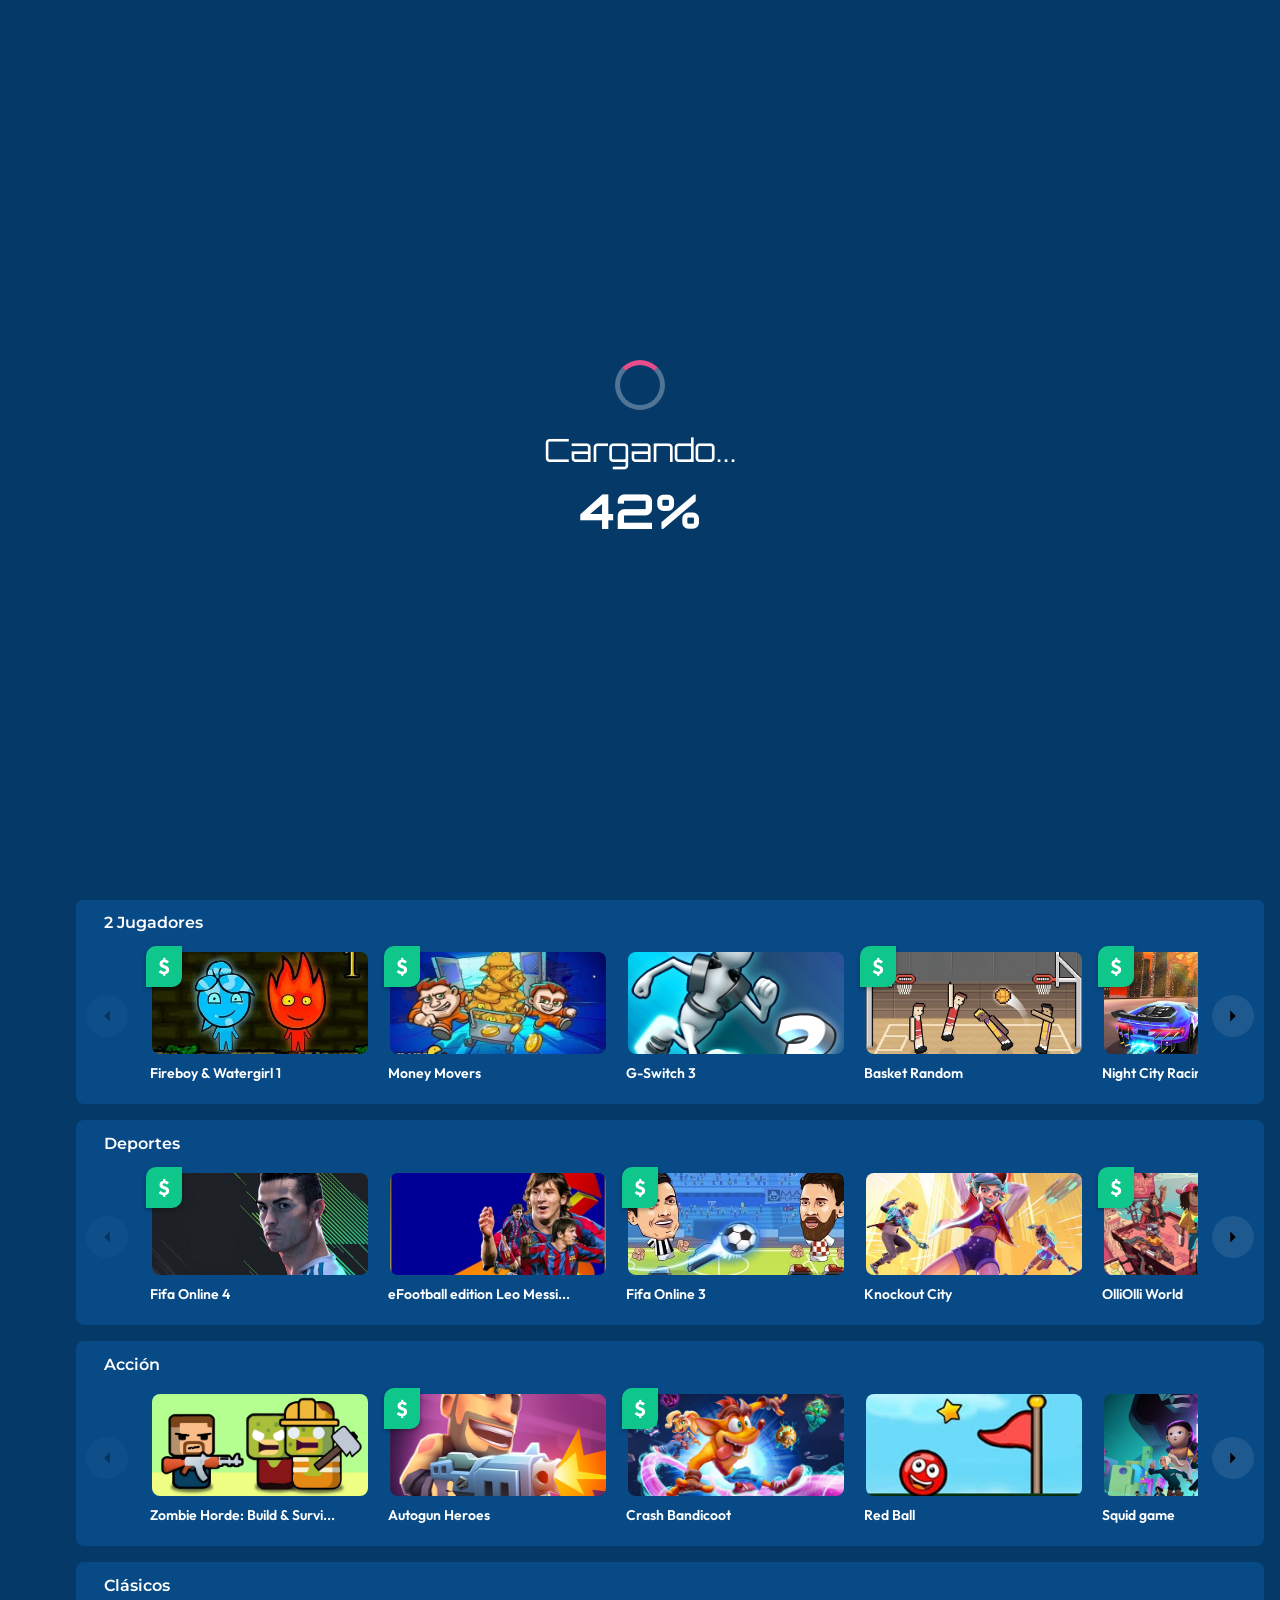
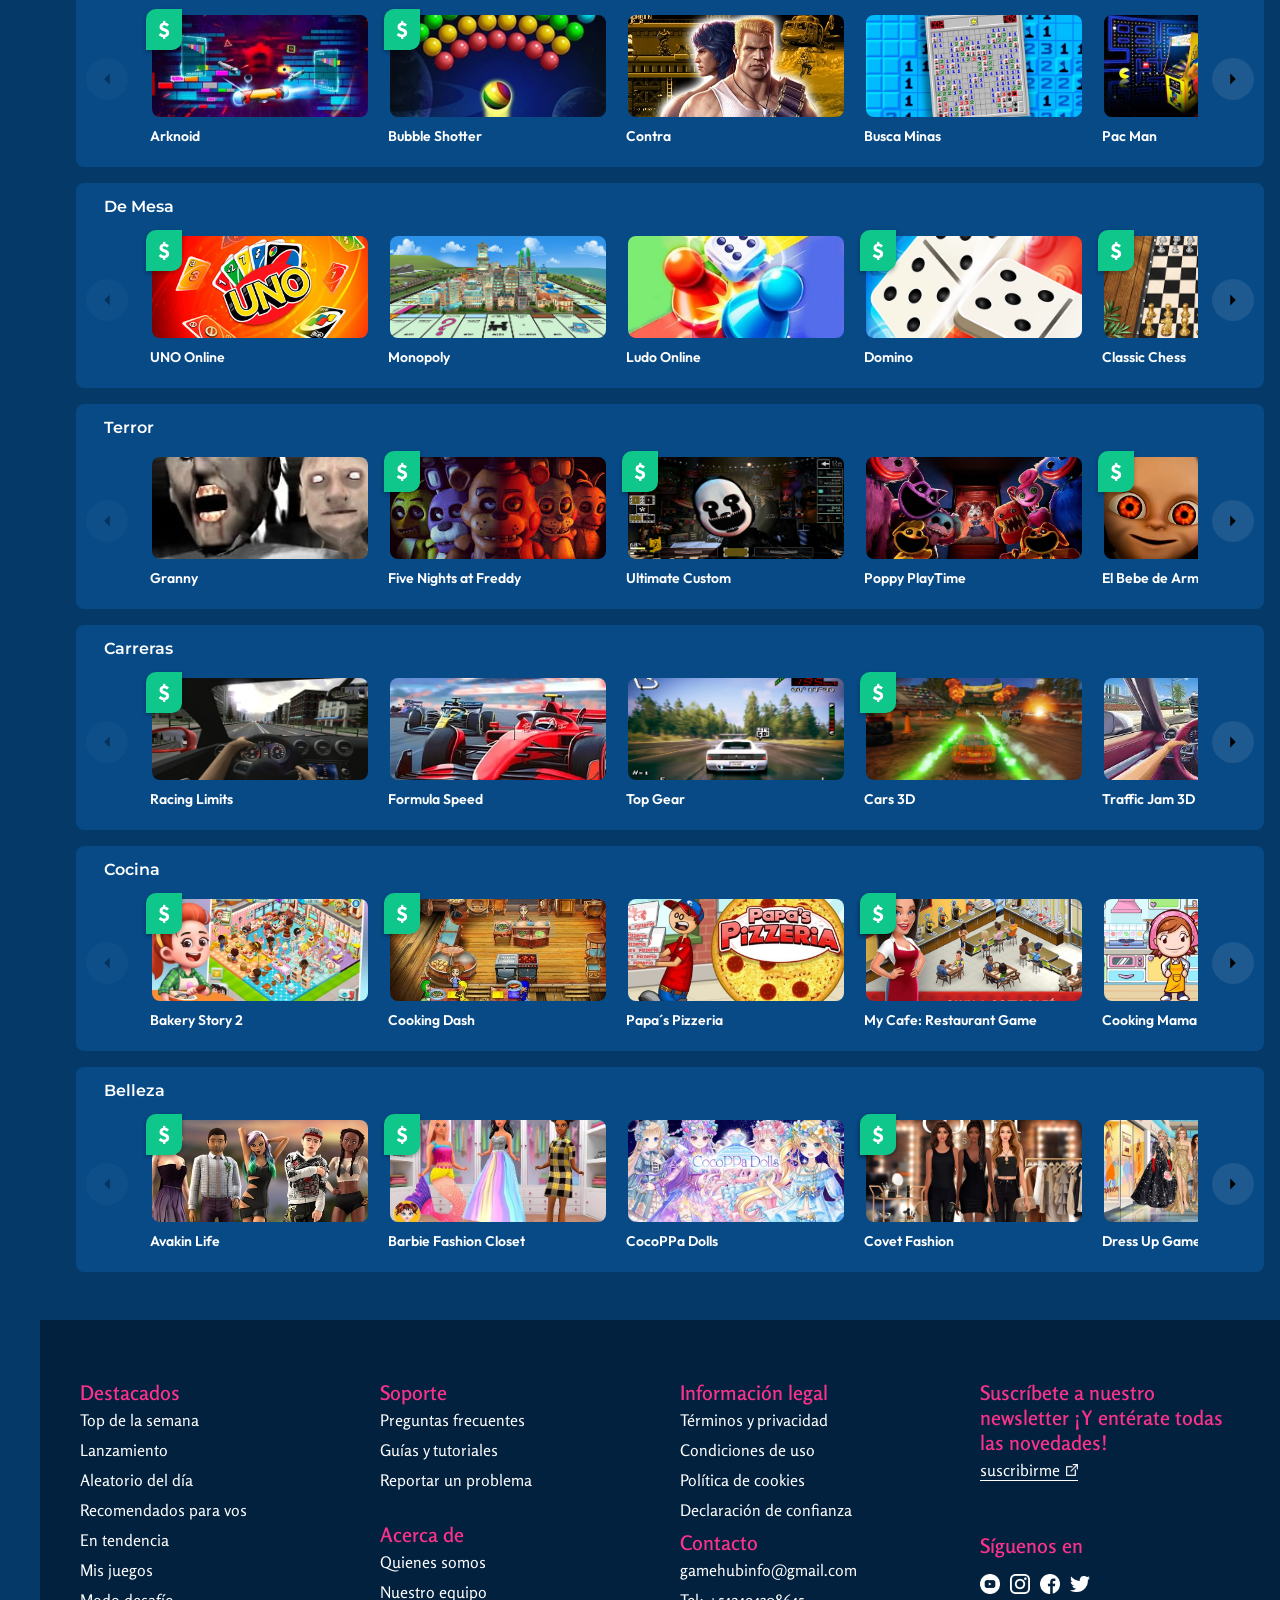
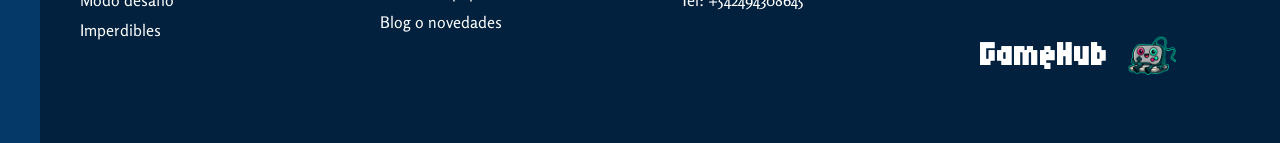
<file: Entrega5/home.html>
<!DOCTYPE html>
<html lang="es">
<head>
    <meta charset="UTF-8">
    <meta name="viewport" content="width=device-width, initial-scale=1.0">
    <title>GameHub - Navigation</title>
    <link rel="preconnect" href="https://fonts.googleapis.com">
    <link rel="preconnect" href="https://fonts.gstatic.com" crossorigin>
    <link href="https://fonts.googleapis.com/css2?family=Montserrat:wght@600;700&family=Outfit:wght@400;600;700&family=Orbitron:wght@400;500;600;700;800;900&family=Rosario:wght@400;700&family=Roboto:wght@400;600&family=Micro+5&display=swap" rel="stylesheet">
   
    <link rel="stylesheet" href="./css/componentes.css">
    <link rel="stylesheet" href="css/style.css">
</head>
<body>

    <div id="loading-screen">
        <div class="loader-content">
            <div class="spinner-loader"></div>
            Cargando...
            <span class="loading-percentage">0%</span>
        </div>
    </div>

    <!-- Header -->
    <header class="header">
        <div class="header-left">
            <img src="img/iconos_barra_header/icono_GameHub.png" alt="GameHub Logo" class="logo">
            <h1 class="site-title">GameHub</h1>
        </div>

        <div class="header-center">
            <div class="search-bar">
                <input type="text" placeholder="¿A qué jugamos hoy?" class="search-input">
                <button class="search-button">
                    <img src="img/iconos_barra_header/lupa.png" alt="Buscar" class="icon-img">
                </button>
            </div>
        </div>

        <div class="header-right">
            <button class="icon-button cart-button">
                <img src="img/iconos_barra_header/carrito-de-compras.png" alt="Carrito" class="icon-img">
            </button>
            <button class="icon-button profile-button" id="profileButton">
                <img src="img/iconos_barra_header/usuario.png" alt="Perfil" class="icon-img">
            </button>
            <button class="icon-button hamburger-button" id="hamburgerButton">
                <img src="img/iconos_barra_header/menu.png" alt="Menú" class="icon-img">
            </button>
        </div>
    </header>

    <!-- Profile Dropdown -->
    <div class="dropdown profile-dropdown" id="profileDropdown">
        <div class="profile-header">
            <img src="img/iconos_barra_header/avatar.png" alt="Avatar" class="profile-avatar">
            <div class="profile-info">
                <p class="profile-nickname">NICKNAME</p>
            </div>
        </div>
        <ul class="dropdown-menu">
            <li><a href="#" class="dropdown-item">Configuraciones de la cuenta</a></li>
            <li><a href="#" class="dropdown-item">Editar Nickname</a></li>
            <li><a href="#" class="dropdown-item">Editar avatar</a></li>
            <li><a href="#" class="dropdown-item">Correo electrónico</a></li>
            <li><a href="#" class="dropdown-item">Contraseña</a></li>
            <li><a href="#" class="dropdown-item">Idioma</a></li>
        </ul>
    </div>

    <!-- Hamburger Dropdown -->
    <div class="dropdown hamburger-dropdown" id="hamburgerDropdown">
        <ul class="dropdown-menu">
            <li><a href="#" class="dropdown-item" id="logout-link">   
                LogOut
                <img src="img/iconos_menu_hamb/log-out.png" alt="LogOut" class="menu-icon">
            </a></li>
            <!-- Categories only Mobile -->
            <li class="mobile-only"><a href="#" class="dropdown-item">
                Home
                <img src="img/iconos_nav_bar/casa-home.png" alt="Home" class="menu-icon">
            </a></li>
            <li class="mobile-only"><a href="#" class="dropdown-item">
                Mis Juegos
                <img src="img/iconos_nav_bar/corazon-favs.png" alt="Multijugador" class="menu-icon">
            </a></li>
            <li class="mobile-only"><a href="#" class="dropdown-item">
                Nuevos
                <img src="img/iconos_nav_bar/estrellas-new.png" alt="2 jugadores" class="menu-icon">
            </a></li>
            <li class="mobile-only"><a href="#" class="dropdown-item">
                Multijugador
                <img src="img/iconos_nav_bar/joystick-multijugador.png" alt="Clásicos" class="menu-icon">
            </a></li>
            <li class="mobile-only"><a href="#" class="dropdown-item">
                2 Jugadores
                <img src="img/iconos_nav_bar/controles-2-players.png" alt="De mesa" class="menu-icon">
            </a></li>
            <li class="mobile-only"><a href="#" class="dropdown-item">
                Acción
                <img src="img/iconos_nav_bar/espadas-accion.png" alt="Acción" class="menu-icon">
            </a></li>
            <li class="mobile-only"><a href="#" class="dropdown-item">
                Carreras
                <img src="img/iconos_nav_bar/bandera-carreras.png" alt="Belleza" class="menu-icon">
            </a></li>
            <li class="mobile-only"><a href="#" class="dropdown-item">
                De Mesa
                <img src="img/iconos_nav_bar/pikas-de-mesa.png" alt="Cocina" class="menu-icon">
            </a></li>
            <li class="mobile-only"><a href="#" class="dropdown-item">
                Terror
                <img src="img/iconos_nav_bar/fantasma-terror.png" alt="Deportes" class="menu-icon">
            </a></li>
            <li class="mobile-only"><a href="#" class="dropdown-item">
                Deportes
                <img src="img/iconos_nav_bar/pelotas-deportes.png" alt="Terror" class="menu-icon">
            </a></li>
               <li class="mobile-only"><a href="#" class="dropdown-item">
                Clásicos
                <img src="img/iconos_nav_bar/pacman-clasicos.png" alt="Cocina" class="menu-icon">
            </a></li>
            <li class="mobile-only"><a href="#" class="dropdown-item">
                Cocina
                <img src="img/iconos_nav_bar/gorro-cocina.png" alt="Deportes" class="menu-icon">
            </a></li>
            <li class="mobile-only"><a href="#" class="dropdown-item">
                Belleza
                <img src="img/iconos_nav_bar/maquillaje.png" alt="Terror" class="menu-icon">
            </a></li>

            <!-- Desktop only social links -->
            <li class="desktop-only"><a href="#" class="dropdown-item">
                Instagram
                <img src="img/iconos_menu_hamb/instagram.png" alt="Instagram" class="menu-icon">
            </a></li>
            <li class="desktop-only"><a href="#" class="dropdown-item">
                Facebook
                <img src="img/iconos_menu_hamb/facebook.png" alt="Facebook" class="menu-icon">             
            </a></li>
            <li class="desktop-only"><a href="#" class="dropdown-item">
                Twitter
                <img src="img/iconos_menu_hamb/twitter.png" alt="Twitter" class="menu-icon">
            </a></li>
            <li class="desktop-only"><a href="#" class="dropdown-item">
                Youtube
                <img src="img/iconos_menu_hamb/youtube.png" alt="Twitter" class="menu-icon">               
            </a></li>
        </ul>
    </div>

    <!-- Sidebar -->
    <aside class="sidebar" id="sidebar">
        <nav class="sidebar-nav">
            <a href="#" class="sidebar-item">
                <img src="img/iconos_nav_bar/casa-home.png" alt="Home" class="sidebar-icon">
                <span class="sidebar-text">Home</span>
            </a>
            <a href="#" class="sidebar-item">
                <img src="img/iconos_nav_bar/corazon-favs.png" alt="Multijugador" class="sidebar-icon">
                <span class="sidebar-text">Mis Juegos</span>
            </a>
            <a href="#" class="sidebar-item">
                <img src="img/iconos_nav_bar/estrellas-new.png" alt="2 jugadores" class="sidebar-icon">
                <span class="sidebar-text">Nuevos</span>
            </a>
            <a href="#" class="sidebar-item">
                <img src="img/iconos_nav_bar/joystick-multijugador.png" alt="Clásicos" class="sidebar-icon">
                <span class="sidebar-text">Multijugador</span>
            </a>
            <a href="#" class="sidebar-item">
                <img src="img/iconos_nav_bar/controles-2-players.png" alt="De mesa" class="sidebar-icon">
                <span class="sidebar-text">2 Jugadores</span>
            </a>
            <a href="#" class="sidebar-item">
                <img src="img/iconos_nav_bar/espadas-accion.png" alt="Acción" class="sidebar-icon">
                <span class="sidebar-text">Acción</span>
            </a>
            <a href="#" class="sidebar-item">
                <img src="img/iconos_nav_bar/bandera-carreras.png" alt="Belleza" class="sidebar-icon">
                <span class="sidebar-text">Carreras</span>
            </a>
            <a href="#" class="sidebar-item">
                <img src="img/iconos_nav_bar/pikas-de-mesa.png" alt="Cocina" class="sidebar-icon">
                <span class="sidebar-text">De mesa</span>
            </a>
            <a href="#" class="sidebar-item">
                <img src="img/iconos_nav_bar/fantasma-terror.png" alt="Deportes" class="sidebar-icon">
                <span class="sidebar-text">Terror</span>
            </a>
            <a href="#" class="sidebar-item">
                <img src="img/iconos_nav_bar/pelotas-deportes.png" alt="Terror" class="sidebar-icon">
                <span class="sidebar-text">Deportes</span>
            </a>
            <a href="#" class="sidebar-item">
                <img src="img/iconos_nav_bar/pacman-clasicos.png" alt="Cocina" class="sidebar-icon">
                <span class="sidebar-text">Clasicos</span>
            </a>
            <a href="#" class="sidebar-item">
                <img src="img/iconos_nav_bar/gorro-cocina.png" alt="Deportes" class="sidebar-icon">
                <span class="sidebar-text">Cocina</span>
            </a>
            <a href="#" class="sidebar-item">
                <img src="img/iconos_nav_bar/maquillaje.png" alt="Terror" class="sidebar-icon">
                <span class="sidebar-text">Belleza</span>
            </a>
        </nav>
    </aside>

    <!-- Main Content -->
    <main class="main-content">

           <!-- Destacados Section -->
        <section id="seccion-destacados" class="carousel-module">
            <div class="destacados-main-container">
                <h2 class="destacados-section-title">Destacados</h2>
                
                <div class="destacados-carousel-nav-desktop">
                
                    <button class="destacados-nav-button destacados-nav-button-left" aria-label="Anterior" onclick="previousSlide()">
                        <svg width="24" height="60" viewBox="0 0 24 60" fill="none" stroke="currentColor" stroke-width="3" stroke-linecap="round" stroke-linejoin="round">
                            <polyline points="18 10 6 30 18 50"></polyline>
                        </svg>
                    </button>

                    <div class="destacados-carousel-wrapper">
                        <div class="destacados-carousel-inner">
                            </div>
                    </div>

                    <button class="destacados-nav-button destacados-nav-button-right" aria-label="Siguiente" onclick="nextSlide()">
                        <svg width="24" height="60" viewBox="0 0 24 60" fill="none" stroke="currentColor" stroke-width="3" stroke-linecap="round" stroke-linejoin="round">
                            <polyline points="6 10 18 30 6 50"></polyline>
                        </svg>
                    </button>
                </div>

            </div>
        </section>

          <!-- Mis Juegos Section -->
        <section class="misjuegos-container">
            <h2 class="misjuegos-titulo">Mis Juegos</h2>
            
            <div class="misjuegos-contenido">
                <div class="misjuegos-info-izquierda">
                    <img src="img/imgMisjuegos/logoSentado.png" alt="Logo Juegos" class="misjuegos-logo">
                    <div class="misjuegos-texto">
                        <p>Aquí encontrarás tus juegos favoritos y las últimas partidas</p>
                    </div>
                </div>
        
            <div class="misjuegos-juegos-container">
                <div class="misjuegos-card">
                        <div class="misjuegos-card-image" id="card-blocka"> 
                            <img src="img/imgMisjuegos/blockaportada.png" alt="blocka">
                        </div>
                        <h2 class="misjuegos-card-title">Blocka</h2>
                    </div>

                    <div class="misjuegos-card" id="card-peg">
                        <div class="misjuegos-card-image">
                            <img src="img/imgMisjuegos/pegSolitarie.png" alt="peg">
                        </div>
                        <h2 class="misjuegos-card-title">Peg Solitaire</h2>
                    </div>

                    <div class="misjuegos-card">
                        <div class="misjuegos-card-image" id="card-flappy">
                            <img src="img/imgMisjuegos/flappy.png" alt="flappy">
                        </div>
                        <h2 class="misjuegos-card-title">Flappy Bird</h2>
                    </div>
                </div>
            </div>
        </section>  

    <!-- Carruseles Categorias Section -->
    <section class="main-container-carruseles">
        <section class="carousel-container">
            <h2 class="carousel-title">Multijugador</h2>
            <div class="carousel-wrapper">
                <button class="carousel-btn carousel-btn-left" data-carousel="carousel1" data-direction="anterior">
                    <svg width="24" height="24" viewBox="0 0 24 24"><polyline points="15 18 9 12 15 6"></polyline></svg>
                </button>
                <div class="carousel-track-container">
                    <div class="carousel-track" data-track="carousel1">
                        <div class="game-card"><div class="game-card-image"><img src="img/imgCarruseles/multijugador/Bomb it 7.png" alt=""></div><h3 class="game-card-title">Bomb It 7</h3></div>
                        <div class="game-card"><div class="price-tag">$</div><div class="game-card-image"><img src="img/imgCarruseles/multijugador/bad ice cream 7.jpg" alt=""></div><h3 class="game-card-title">Bad Ice Cream 3</h3></div>
                        <div class="game-card"><div class="price-tag">$</div><div class="game-card-image"><img src="img/imgCarruseles/multijugador/Gun Mayhem 2.jpg" alt=""></div><h3 class="game-card-title">Gun Mayhem 2</h3></div>
                        <div class="game-card"><div class="price-tag">$</div><div class="game-card-image"><img src="img/imgCarruseles/multijugador/Worms Armageddon.jpg" alt=""></div><h3 class="game-card-title">Worms Armagedom</h3></div>
                        <div class="game-card"><div class="game-card-image"><img src="img/imgCarruseles/multijugador/Uno.jpg" alt=""></div><h3 class="game-card-title">Uno Online</h3></div>
                        <div class="game-card"><div class="price-tag">$</div><div class="game-card-image"><img src="img/imgCarruseles/multijugador/Ludo.png" alt=""></div><h3 class="game-card-title">Ludo Online</h3></div>
                        <div class="game-card"><div class="game-card-image"><img src="img/imgCarruseles/multijugador/roblox.jpeg" alt=""></div><h3 class="game-card-title">Roblox</h3></div>
                        <div class="game-card"><div class="price-tag">$</div><div class="game-card-image"><img src="img/imgCarruseles/multijugador/Chess Online.jpg" alt=""></div><h3 class="game-card-title">Chess Online</h3></div>
                        <div class="game-card"><div class="game-card-image"><img src="img/imgCarruseles/multijugador/stealABrainrot.avif" alt=""></div><h3 class="game-card-title">Steal a Brainrot</h3></div>
                        <div class="game-card"><div class="price-tag">$</div><div class="game-card-image"><img src="img/imgCarruseles/multijugador/8 Ball Pool.jpg" alt=""></div><h3 class="game-card-title">8 Ball Pool</h3></div>
                        <div class="game-card"><div class="price-tag">$</div><div class="game-card-image"><img src="img/imgCarruseles/multijugador/scrabble.jpg" alt=""></div><h3 class="game-card-title">Scrable Online</h3></div>
                        <div class="game-card"><div class="price-tag">$</div><div class="game-card-image"><img src="img/imgCarruseles/multijugador/Domino.jpg" alt=""></div><h3 class="game-card-title">Domino Online</h3></div>
                    </div>
                </div>
                <button class="carousel-btn carousel-btn-right" data-carousel="carousel1" data-direction="siguiente">
                    <svg width="24" height="24" viewBox="0 0 24 24"><polyline points="9 18 15 12 9 6"></polyline></svg>
                </button>
            </div>
        </section>

        <section class="carousel-container">
            <h2 class="carousel-title">2 Jugadores</h2>
            <div class="carousel-wrapper">
                <button class="carousel-btn carousel-btn-left" data-carousel="carousel2" data-direction="anterior">
                    <svg width="24" height="24" viewBox="0 0 24 24"><polyline points="15 18 9 12 15 6"></polyline></svg>
                </button>
                <div class="carousel-track-container">
                    <div class="carousel-track" data-track="carousel2">
                        <div class="game-card"><div class="price-tag">$</div><div class="game-card-image"><img src="img/imgCarruseles/2jugadores/FireBoy and Watergirl.jpg" alt=""></div><h3 class="game-card-title">Fireboy & Watergirl 1</h3></div>
                        <div class="game-card"><div class="price-tag">$</div><div class="game-card-image"><img src="img/imgCarruseles/2jugadores/Money Movers.jpg" alt=""></div><h3 class="game-card-title">Money Movers</h3></div>
                        <div class="game-card"><div class="game-card-image"><img src="img/imgCarruseles/2jugadores/G-Switch 3.png" alt=""></div><h3 class="game-card-title">G-Switch 3</h3></div>
                        <div class="game-card"><div class="price-tag">$</div><div class="game-card-image"><img src="img/imgCarruseles/2jugadores/Basket random.jpg" alt=""></div><h3 class="game-card-title">Basket Random</h3></div>
                        <div class="game-card"><div class="price-tag">$</div><div class="game-card-image"><img src="img/imgCarruseles/2jugadores/Night city racing.jpg" alt=""></div><h3 class="game-card-title">Night City Racing</h3></div>
                        <div class="game-card"><div class="price-tag">$</div><div class="game-card-image"><img src="img/imgCarruseles/2jugadores/Soccer legends 2021.jpg" alt=""></div><h3 class="game-card-title">Soccer Legends 2021</h3></div>
                        <div class="game-card"><div class="game-card-image"><img src="img/imgCarruseles/2jugadores/Rolling balls sea race.jpg" alt=""></div><h3 class="game-card-title">Rolling Balls Sea Race</h3></div>
                        <div class="game-card"><div class="price-tag">$</div><div class="game-card-image"><img src="img/imgCarruseles/2jugadores/Chicken Scream.jpg" alt=""></div><h3 class="game-card-title">Chicken Scream</h3></div>
                        <div class="game-card"><div class="game-card-image"><img src="img/imgCarruseles/2jugadores/Tank Wars.jpg" alt=""></div><h3 class="game-card-title">Tank Wars</h3></div>
                        <div class="game-card"><div class="price-tag">$</div><div class="game-card-image"><img src="img/imgCarruseles/2jugadores/Fish Stab Getting Big.png" alt=""></div><h3 class="game-card-title">Fish Stab Getting Big</h3></div>
                        <div class="game-card"><div class="game-card-image"><img src="img/imgCarruseles/2jugadores/3enRaya.jpg" alt=""></div><h3 class="game-card-title">Tres En Raya</h3></div>
                        <div class="game-card"><div class="game-card-image"><img src="img/imgCarruseles/2jugadores/tagRun.jpg" alt=""></div><h3 class="game-card-title">Tag Run</h3></div>
                    </div>
                </div>
                <button class="carousel-btn carousel-btn-right" data-carousel="carousel2" data-direction="siguiente">
                    <svg width="24" height="24" viewBox="0 0 24 24"><polyline points="9 18 15 12 9 6"></polyline></svg>
                </button>
            </div>
        </section>

        <section class="carousel-container">
            <h2 class="carousel-title">Deportes</h2>
            <div class="carousel-wrapper">
                <button class="carousel-btn carousel-btn-left" data-carousel="carousel3" data-direction="anterior">
                    <svg width="24" height="24" viewBox="0 0 24 24"><polyline points="15 18 9 12 15 6"></polyline></svg>
                </button>
                <div class="carousel-track-container">
                    <div class="carousel-track" data-track="carousel3">
                        <div class="game-card"><div class="price-tag">$</div><div class="game-card-image"><img src="img/imgCarruseles/deporte/fifa_online_4.jpg" alt="fifa online 4"></div><h3 class="game-card-title">Fifa Online 4</h3></div>
                        <div class="game-card"><div class="game-card-image"><img src="img/imgCarruseles/deporte/eFootball_edition_Leo_Messi_2025.jpg" alt="eFootball Leo Messi"></div><h3 class="game-card-title">eFootball edition Leo Messi 2025</h3></div>
                        <div class="game-card"><div class="price-tag">$</div><div class="game-card-image"><img src="img/imgCarruseles/deporte/head_soccer.jpg" alt="head soccer"></div><h3 class="game-card-title">Fifa Online 3</h3></div>
                        <div class="game-card"><div class="game-card-image"><img src="img/imgCarruseles/deporte/Knockout_City.jpg" alt="knockout city"></div><h3 class="game-card-title">Knockout City</h3></div>
                        <div class="game-card"><div class="price-tag">$</div><div class="game-card-image"><img src="img/imgCarruseles/deporte/OlliOlli_World.jpg" alt="OlliOlli world"></div><h3 class="game-card-title">OlliOlli World</h3></div>
                        <div class="game-card"><div class="game-card-image"><img src="img/imgCarruseles/deporte/UFC_5.jpg" alt="UFC 5"></div><h3 class="game-card-title">UFC 5</h3></div>
                        <div class="game-card"><div class="price-tag">$</div><div class="game-card-image"><img src="img/imgCarruseles/deporte/Blood_Bowl_3.jpg" alt="Blood bowl 3"></div><h3 class="game-card-title">Blood Bowl 3</h3></div>
                        <div class="game-card"><div class="game-card-image"><img src="img/imgCarruseles/deporte/NBA_2k24.jpg" alt="NBA 2k24"></div><h3 class="game-card-title">NBA 2k24</h3></div>
                        <div class="game-card"><div class="price-tag">$</div><div class="game-card-image"><img src="img/imgCarruseles/deporte/NHL_25.jpg" alt="NHL 25"></div><h3 class="game-card-title">NHL 25</h3></div>
                        <div class="game-card"><div class="game-card-image"><img src="img/imgCarruseles/deporte/Golf_With_Your_Friends.jpg" alt="golf with your friends"></div><h3 class="game-card-title">Golf With Your Friends</h3></div>
                        <div class="game-card"><div class="price-tag">$</div><div class="game-card-image"><img src="img/imgCarruseles/deporte/MLB_The_Show_25.jpg" alt="MLB the show"></div><h3 class="game-card-title">MLB The Show</h3></div>
                        <div class="game-card"><div class="price-tag">$</div><div class="game-card-image"><img src="img/imgCarruseles/deporte/EA_Sports_FC_25.jpg" alt="EA sports fc 25"></div><h3 class="game-card-title">EA Sports FC</h3></div>
                    </div>
                </div>
                <button class="carousel-btn carousel-btn-right" data-carousel="carousel3" data-direction="siguiente">
                    <svg width="24" height="24" viewBox="0 0 24 24"><polyline points="9 18 15 12 9 6"></polyline></svg>
                </button>
            </div>
        </section>

        <section class="carousel-container">
            <h2 class="carousel-title">Acción</h2>
            <div class="carousel-wrapper">
                <button class="carousel-btn carousel-btn-left" data-carousel="carousel4" data-direction="anterior">
                    <svg width="24" height="24" viewBox="0 0 24 24"><polyline points="15 18 9 12 15 6"></polyline></svg>
                </button>
                <div class="carousel-track-container">
                    <div class="carousel-track" data-track="carousel4">
                        <div class="game-card"><div class="game-card-image"><img src="img/imgCarruseles/accion/Zombie horde Build & Survive.jpg" alt=""></div><h3 class="game-card-title">Zombie Horde: Build & Survive</h3></div>
                        <div class="game-card"><div class="price-tag">$</div><div class="game-card-image"><img src="img/imgCarruseles/accion/Autogun heroes.png" alt=""></div><h3 class="game-card-title">Autogun Heroes</h3></div>
                        <div class="game-card"><div class="price-tag">$</div><div class="game-card-image"><img src="img/imgCarruseles/accion/Crash Bandicoot.jpg" alt=""></div><h3 class="game-card-title">Crash Bandicoot</h3></div>
                        <div class="game-card"><div class="game-card-image"><img src="img/imgCarruseles/accion/red ball.jpg" alt=""></div><h3 class="game-card-title">Red Ball</h3></div>
                        <div class="game-card"><div class="game-card-image"><img src="img/imgCarruseles/accion/Squid Game.jpg" alt=""></div><h3 class="game-card-title">Squid game</h3></div>
                        <div class="game-card"><div class="price-tag">$</div><div class="game-card-image"><img src="img/imgCarruseles/accion/Geometry Dash.jpg" alt=""></div><h3 class="game-card-title">Geometry Dash</h3></div>
                        <div class="game-card"><div class="price-tag">$</div><div class="game-card-image"><img src="img/imgCarruseles/accion/Go Slimey Go.jpg" alt=""></div><h3 class="game-card-title">Go Slimey Go</h3></div>
                        <div class="game-card"><div class="price-tag">$</div><div class="game-card-image"><img src="img/imgCarruseles/accion/sonic the hedhehog (1).jpg" alt=""></div><h3 class="game-card-title">Sonic The Hedgehog</h3></div>
                        <div class="game-card"><div class="game-card-image"><img src="img/imgCarruseles/accion/Dragon Ball Advanced Adventure.jpg" alt=""></div><h3 class="game-card-title">Dragon Ball: Advanced Adventure</h3></div>
                        <div class="game-card"><div class="price-tag">$</div><div class="game-card-image"><img src="img/imgCarruseles/accion/Labubu Playground.jpg" alt=""></div><h3 class="game-card-title">Labubu Playground</h3></div>
                        <div class="game-card"><div class="price-tag">$</div><div class="game-card-image"><img src="img/imgCarruseles/accion/99nightsintheforest.webp" alt=""></div><h3 class="game-card-title">99 Nights In The Forest</h3></div>
                        <div class="game-card"><div class="game-card-image"><img src="img/imgCarruseles/accion/boxteria2.jpeg" alt=""></div><h3 class="game-card-title">Boxteria 2</h3></div>
                    </div>
                </div>
                <button class="carousel-btn carousel-btn-right" data-carousel="carousel4" data-direction="siguiente">
                    <svg width="24" height="24" viewBox="0 0 24 24"><polyline points="9 18 15 12 9 6"></polyline></svg>
                </button>
            </div>
        </section>

        <section class="carousel-container">
            <h2 class="carousel-title">Clásicos</h2>
            <div class="carousel-wrapper">
                <button class="carousel-btn carousel-btn-left" data-carousel="carousel5" data-direction="anterior">
                    <svg width="24" height="24" viewBox="0 0 24 24"><polyline points="15 18 9 12 15 6"></polyline></svg>
                </button>
                <div class="carousel-track-container">
                    <div class="carousel-track" data-track="carousel5">
                        <div class="game-card"><div class="price-tag">$</div><div class="game-card-image"><img src="img/imgCarruseles/clasicos/arkanoid.jpg" alt="arkanoid"></div><h3 class="game-card-title">Arknoid</h3></div>
                        <div class="game-card"><div class="price-tag">$</div><div class="game-card-image"><img src="img/imgCarruseles/clasicos/bubble_shooter.jpg" alt="bubble shooter"></div><h3 class="game-card-title">Bubble Shotter</h3></div>
                        <div class="game-card"><div class="game-card-image"><img src="img/imgCarruseles/clasicos/contra.jpg" alt="contra"></div><h3 class="game-card-title">Contra</h3></div>
                        <div class="game-card"><div class="game-card-image"><img src="img/imgCarruseles/clasicos/busca_minas.jpg" alt="busca minas"></div><h3 class="game-card-title">Busca Minas</h3></div>
                        <div class="game-card"><div class="game-card-image"><img src="img/imgCarruseles/clasicos/pac_man.jpg" alt="pac man"></div><h3 class="game-card-title">Pac Man</h3></div>
                        <div class="game-card"><div class="price-tag">$</div><div class="game-card-image"><img src="img/imgCarruseles/clasicos/Tetris.jpg" alt="tetris"></div><h3 class="game-card-title">Tetris</h3></div>
                        <div class="game-card"><div class="price-tag">$</div><div class="game-card-image"><img src="img/imgCarruseles/clasicos/space_invaders.jpg" alt="space invaders"></div><h3 class="game-card-title">Space Invaders</h3></div>
                        <div class="game-card"><div class="game-card-image"><img src="img/imgCarruseles/clasicos/sonic_the_hedhehog.jpg" alt="sonic the hedhehog"></div><h3 class="game-card-title">Sonic The Hedhehog</h3></div>
                        <div class="game-card"><div class="game-card-image"><img src="img/imgCarruseles/clasicos/snake.jpg" alt="snake"></div><h3 class="game-card-title">Snake</h3></div>
                        <div class="game-card"><div class="price-tag">$</div><div class="game-card-image"><img src="img/imgCarruseles/clasicos/street_fighter_II.jpg" alt="street fighter II"></div><h3 class="game-card-title">Street Fighter II</h3></div>
                        <div class="game-card"><div class="price-tag">$</div><div class="game-card-image"><img src="img/imgCarruseles/clasicos/solitario_klondike.jpg" alt="solitario klondike"></div><h3 class="game-card-title">Solitario Klondike</h3></div>
                        <div class="game-card"><div class="price-tag">$</div><div class="game-card-image"><img src="img/imgCarruseles/clasicos/mahjong.jpg" alt="mahjong"></div><h3 class="game-card-title">Mahjong</h3></div>
                    </div>
                </div>
                <button class="carousel-btn carousel-btn-right" data-carousel="carousel5" data-direction="siguiente">
                    <svg width="24" height="24" viewBox="0 0 24 24"><polyline points="9 18 15 12 9 6"></polyline></svg>
                </button>
            </div>
        </section>
    
        <section class="carousel-container">
            <h2 class="carousel-title">De Mesa</h2>
            <div class="carousel-wrapper">
                <button class="carousel-btn carousel-btn-left" data-carousel="carousel6" data-direction="anterior">
                    <svg width="24" height="24" viewBox="0 0 24 24"><polyline points="15 18 9 12 15 6"></polyline></svg>
                </button>
                <div class="carousel-track-container">
                    <div class="carousel-track" data-track="carousel6">
                        <div class="game-card"><div class="price-tag">$</div><div class="game-card-image"><img src="img/imgCarruseles/deMesa/mesa1UNOOnline.jpg" alt=""></div><h3 class="game-card-title">UNO Online</h3></div>
                        <div class="game-card"><div class="game-card-image"><img src="img/imgCarruseles/deMesa/mesa2Monopoly.webp" alt=""></div><h3 class="game-card-title">Monopoly</h3></div>
                        <div class="game-card"><div class="game-card-image"><img src="img/imgCarruseles/deMesa/mesa3LudoOnline.jpg" alt=""></div><h3 class="game-card-title">Ludo Online</h3></div>
                        <div class="game-card"><div class="price-tag">$</div><div class="game-card-image"><img src="img/imgCarruseles/deMesa/mesa4Domino.png" alt=""></div><h3 class="game-card-title">Domino</h3></div>
                        <div class="game-card"><div class="price-tag">$</div><div class="game-card-image"><img src="img/imgCarruseles/deMesa/mesa5ClassicChess.webp" alt=""></div><h3 class="game-card-title">Classic Chess</h3></div>
                        <div class="game-card"><div class="price-tag">$</div><div class="game-card-image"><img src="img/imgCarruseles/deMesa/mesa6ChinchonOnline.jpeg" alt=""></div><h3 class="game-card-title">Chinchon Online</h3></div>
                        <div class="game-card"><div class="game-card-image"><img src="img/imgCarruseles/deMesa/mesa7PokerTexas.webp" alt=""></div><h3 class="game-card-title">Poker Texas </h3></div>
                        <div class="game-card"><div class="price-tag">$</div><div class="game-card-image"><img src="img/imgCarruseles/deMesa/mesa8DamasChinas.png" alt=""></div><h3 class="game-card-title">Damas Chinas</h3></div>
                        <div class="game-card"><div class="game-card-image"><img src="img/imgCarruseles/deMesa/mesa9BlackJackOnline.jpg" alt=""></div><h3 class="game-card-title">Black Jack Online</h3></div>
                        <div class="game-card"><div class="price-tag">$</div><div class="game-card-image"><img src="img/imgCarruseles/deMesa/mesa10BuracoOnline.jpg" alt=""></div><h3 class="game-card-title">Buraco Online</h3></div>
                        <div class="game-card"><div class="game-card-image"><img src="img/imgCarruseles/deMesa/mesa11ParchisOnline.jpeg" alt=""></div><h3 class="game-card-title">Parchis Online</h3></div>
                        <div class="game-card"><div class="game-card-image"><img src="img/imgCarruseles/deMesa/mesa12DreamPetHotel.jpg" alt=""></div><h3 class="game-card-title">Dream Pet Hotel</h3></div>
                    </div>
                </div>
                <button class="carousel-btn carousel-btn-right" data-carousel="carousel6" data-direction="siguiente">
                    <svg width="24" height="24" viewBox="0 0 24 24"><polyline points="9 18 15 12 9 6"></polyline></svg>
                </button>
            </div>
        </section>

        <section class="carousel-container">
            <h2 class="carousel-title">Terror</h2>
            <div class="carousel-wrapper">
                <button class="carousel-btn carousel-btn-left" data-carousel="carousel7" data-direction="anterior">
                    <svg width="24" height="24" viewBox="0 0 24 24"><polyline points="15 18 9 12 15 6"></polyline></svg>
                </button>
                <div class="carousel-track-container">
                    <div class="carousel-track" data-track="carousel7">
                        <div class="game-card"><div class="game-card-image"><img src="img/imgCarruseles/terror/terror1Granny.jpg" alt=""></div><h3 class="game-card-title">Granny</h3></div>
                        <div class="game-card"><div class="price-tag">$</div><div class="game-card-image"><img src="img/imgCarruseles/terror/terror2FiveNightsAtFreddy.jpeg" alt=""></div><h3 class="game-card-title">Five Nights at Freddy</h3></div>
                        <div class="game-card"><div class="price-tag">$</div><div class="game-card-image"><img src="img/imgCarruseles/terror/terror3UltimateCustom.webp" alt=""></div><h3 class="game-card-title">Ultimate Custom</h3></div>
                        <div class="game-card"><div class="game-card-image"><img src="img/imgCarruseles/terror/terror4PoppyPlayTime.jpg" alt=""></div><h3 class="game-card-title">Poppy PlayTime</h3></div>
                        <div class="game-card"><div class="price-tag">$</div><div class="game-card-image"><img src="img/imgCarruseles/terror/terror5ElBebeDeArmario.jpg" alt=""></div><h3 class="game-card-title">El Bebe de Armario</h3></div>
                        <div class="game-card"><div class="price-tag">$</div><div class="game-card-image"><img src="img/imgCarruseles/terror/terror6DearCannibal.jpg" alt=""></div><h3 class="game-card-title">Deer Cannibal</h3></div>
                        <div class="game-card"><div class="game-card-image"><img src="img/imgCarruseles/terror/terror7Zardy'sMaze.jpeg" alt=""></div><h3 class="game-card-title">Zardy’s Maze</h3></div>
                        <div class="game-card"><div class="price-tag">$</div><div class="game-card-image"><img src="img/imgCarruseles/terror/terror8LateLaundry.png" alt=""></div><h3 class="game-card-title">Late Laundry</h3></div>
                        <div class="game-card"><div class="game-card-image"><img src="img/imgCarruseles/terror/terror9SideEffects.png" alt=""></div><h3 class="game-card-title">Side Effects</h3></div>
                        <div class="game-card"><div class="game-card-image"><img src="img/imgCarruseles/terror/terror10Jolly2.webp" alt=""></div><h3 class="game-card-title">Jolly 2</h3></div>
                        <div class="game-card"><div class="price-tag">$</div><div class="game-card-image"><img src="img/imgCarruseles/terror/terror11Kiosk.jpg" alt=""></div><h3 class="game-card-title">Kiosc</h3></div>
                        <div class="game-card"><div class="price-tag">$</div><div class="game-card-image"><img src="img/imgCarruseles/terror/terror12Exit8.webp" alt=""></div><h3 class="game-card-title">Exit 8</h3></div>
                    </div>
                </div>
                <button class="carousel-btn carousel-btn-right" data-carousel="carousel7" data-direction="siguiente">
                    <svg width="24" height="24" viewBox="0 0 24 24"><polyline points="9 18 15 12 9 6"></polyline></svg>
                </button>
            </div>
        </section>

        <section class="carousel-container">
            <h2 class="carousel-title">Carreras</h2>
            <div class="carousel-wrapper">
                <button class="carousel-btn carousel-btn-left" data-carousel="carousel8" data-direction="anterior">
                    <svg width="24" height="24" viewBox="0 0 24 24"><polyline points="15 18 9 12 15 6"></polyline></svg>
                </button>
                <div class="carousel-track-container">
                    <div class="carousel-track" data-track="carousel8">
                        <div class="game-card"><div class="price-tag">$</div><div class="game-card-image"><img src="img/imgCarruseles/carreras/carreras1RacingLimits.png" alt=""></div><h3 class="game-card-title">Racing Limits</h3></div>
                        <div class="game-card"><div class="game-card-image"><img src="img/imgCarruseles/carreras/carreras2FormulaSpeed.PNG" alt=""></div><h3 class="game-card-title">Formula Speed</h3></div>
                        <div class="game-card"><div class="game-card-image"><img src="img/imgCarruseles/carreras/carreras3TopGear.jpg" alt=""></div><h3 class="game-card-title">Top Gear</h3></div>
                        <div class="game-card"><div class="price-tag">$</div><div class="game-card-image"><img src="img/imgCarruseles/carreras/carreras4Cards3D.jpg" alt=""></div><h3 class="game-card-title">Cars 3D</h3></div>
                        <div class="game-card"><div class="game-card-image"><img src="img/imgCarruseles/carreras/carreras5TrafficJam3D.jpeg" alt=""></div><h3 class="game-card-title">Traffic Jam 3D</h3></div>
                        <div class="game-card"><div class="price-tag">$</div><div class="game-card-image"><img src="img/imgCarruseles/carreras/carreras6MegaStuntsGTA5.png" alt=""></div><h3 class="game-card-title">Mega Stunts GTA 5</h3></div>
                        <div class="game-card"><div class="game-card-image"><img src="img/imgCarruseles/carreras/carreras7CliffRacer.jpg" alt=""></div><h3 class="game-card-title">Cliff Rocer</h3></div>
                        <div class="game-card"><div class="price-tag">$</div><div class="game-card-image"><img src="img/imgCarruseles/carreras/carreras8EVOF4.jpg" alt=""></div><h3 class="game-card-title">EVO F4</h3></div>
                        <div class="game-card"><div class="price-tag">$</div><div class="game-card-image"><img src="img/imgCarruseles/carreras/carreras9MarioKart.jpg" alt=""></div><h3 class="game-card-title">Mario Kart</h3></div>
                        <div class="game-card"><div class="game-card-image"><img src="img/imgCarruseles/carreras/carreras10NazcarRumble.jpg" alt=""></div><h3 class="game-card-title">Nazcar Rumble</h3></div>
                        <div class="game-card"><div class="price-tag">$</div><div class="game-card-image"><img src="img/imgCarruseles/carreras/carreras11MrRacer.jpg" alt=""></div><h3 class="game-card-title">Mr Racer</h3></div>
                        <div class="game-card"><div class="price-tag">$</div><div class="game-card-image"><img src="img/imgCarruseles/carreras/carreras12CrazyDescentRace.jpeg" alt=""></div><h3 class="game-card-title">Crazy Descent Race</h3></div>
                    </div>
                </div>
                <button class="carousel-btn carousel-btn-right" data-carousel="carousel8" data-direction="siguiente">
                    <svg width="24" height="24" viewBox="0 0 24 24"><polyline points="9 18 15 12 9 6"></polyline></svg>
                </button>
            </div>
        </section>

        <section class="carousel-container">
            <h2 class="carousel-title">Cocina</h2>
            <div class="carousel-wrapper">
                <button class="carousel-btn carousel-btn-left" data-carousel="carousel9" data-direction="anterior">
                    <svg width="24" height="24" viewBox="0 0 24 24"><polyline points="15 18 9 12 15 6"></polyline></svg>
                </button>
                <div class="carousel-track-container">
                    <div class="carousel-track" data-track="carousel9">
                        <div class="game-card"><div class="price-tag">$</div><div class="game-card-image"><img src="img/imgCarruseles/cocina/Bakery_story_2.jpg" alt="bakery story 2"></div><h3 class="game-card-title">Bakery Story 2</h3></div>
                        <div class="game-card"><div class="price-tag">$</div><div class="game-card-image"><img src="img/imgCarruseles/cocina/Cooking_dash.jpg" alt="cooking dash"></div><h3 class="game-card-title">Cooking Dash</h3></div>
                        <div class="game-card"><div class="game-card-image"><img src="img/imgCarruseles/cocina/Papa´s_pizzeria.jpg" alt="Papa´s pizzeria"></div><h3 class="game-card-title">Papa´s Pizzeria</h3></div>
                        <div class="game-card"><div class="price-tag">$</div><div class="price-tag">$</div><div class="game-card-image"><img src="img/imgCarruseles/cocina/My_cafe_restaurant_game.jpg" alt="My cafe restaurant game"></div><h3 class="game-card-title">My Cafe: Restaurant Game</h3></div>
                        <div class="game-card"><div class="game-card-image"><img src="img/imgCarruseles/cocina/Cooking_Mama.jpg" alt="cooking mama"></div><h3 class="game-card-title">Cooking Mama</h3></div>
                        <div class="game-card"><div class="game-card-image"><img src="img/imgCarruseles/cocina/Kitchen_scramble.jpg" alt="Kitchen Scramble"></div><h3 class="game-card-title">Kitchen Scramble</h3></div>
                        <div class="game-card"><div class="game-card-image"><img src="img/imgCarruseles/cocina/Good_pizza_great_pizza.jpg" alt="good pizza, great pizza"></div><h3 class="game-card-title">Good Pizza, Great Pizza</h3></div>
                        <div class="game-card"><div class="price-tag">$</div><div class="game-card-image"><img src="img/imgCarruseles/cocina/Ratatouille_the_game.jpg" alt="Ratatouille the game"></div><h3 class="game-card-title">Ratatouille: The Game</h3></div>
                        <div class="game-card"><div class="price-tag">$</div><div class="game-card-image"><img src="img/imgCarruseles/cocina/World_chef.jpg" alt="world chef"></div><h3 class="game-card-title">World Chef</h3></div>
                        <div class="game-card"><div class="price-tag">$</div><div class="game-card-image"><img src="img/imgCarruseles/cocina/Cooking_Fever.jpg" alt="cooking fever"></div><h3 class="game-card-title">Cooking Fever</h3></div>
                        <div class="game-card"><div class="game-card-image"><img src="img/imgCarruseles/cocina/OverCooked!_2.jpg" alt="OverCooked! 2"></div><h3 class="game-card-title">OverCooked! 2</h3></div>
                        <div class="game-card"><div class="game-card-image"><img src="img/imgCarruseles/cocina/Cooking_Battle_2.jpg" alt="Cooking Battle 2"></div><h3 class="game-card-title">Cooking Battle 2</h3></div>
                    </div>
                </div>
                <button class="carousel-btn carousel-btn-right" data-carousel="carousel9" data-direction="siguiente">
                    <svg width="24" height="24" viewBox="0 0 24 24"><polyline points="9 18 15 12 9 6"></polyline></svg>
                </button>
            </div>
        </section>

        <section class="carousel-container">
            <h2 class="carousel-title">Belleza</h2>
            <div class="carousel-wrapper">
                <button class="carousel-btn carousel-btn-left" data-carousel="carousel10" data-direction="anterior">
                    <svg width="24" height="24" viewBox="0 0 24 24"><polyline points="15 18 9 12 15 6"></polyline></svg>
                </button>
                <div class="carousel-track-container">
                    <div class="carousel-track" data-track="carousel10">
                        <div class="game-card"><div class="price-tag">$</div><div class="game-card-image"><img src="img/imgCarruseles/belleza/Avakin_Life.jpg" alt="Avakin life"></div><h3 class="game-card-title">Avakin Life</h3></div>
                        <div class="game-card"><div class="price-tag">$</div><div class="game-card-image"><img src="img/imgCarruseles/belleza/barbie_fashion_closet.jpg" alt="barbie fashion closet"></div><h3 class="game-card-title">Barbie Fashion Closet</h3></div>
                        <div class="game-card"><div class="game-card-image"><img src="img/imgCarruseles/belleza/CocoPPa_Dolls.jpg" alt="CocoPPa Dolls"></div><h3 class="game-card-title">CocoPPa Dolls</h3></div>
                        <div class="game-card"><div class="price-tag">$</div><div class="price-tag">$</div><div class="game-card-image"><img src="img/imgCarruseles/belleza/covet_fashion.jpg" alt="covet fashion"></div><h3 class="game-card-title">Covet Fashion</h3></div>
                        <div class="game-card"><div class="game-card-image"><img src="img/imgCarruseles/belleza/Dress_Up_Games.jpg" alt="dress up games"></div><h3 class="game-card-title">Dress Up Games</h3></div>
                        <div class="game-card"><div class="game-card-image"><img src="img/imgCarruseles/belleza/fashion_fever.jpg" alt="fashion fever"></div><h3 class="game-card-title">Fashion Fever</h3></div>
                        <div class="game-card"><div class="game-card-image"><img src="img/imgCarruseles/belleza/Frozen_Makeup.jpg" alt="frozen makeup"></div><h3 class="game-card-title">Frozen Makeup</h3></div>
                        <div class="game-card"><div class="price-tag">$</div><div class="game-card-image"><img src="img/imgCarruseles/belleza/glamour_life.jpg" alt="glamour life"></div><h3 class="game-card-title">Glamour Life</h3></div>
                        <div class="game-card"><div class="price-tag">$</div><div class="game-card-image"><img src="img/imgCarruseles/belleza/Hair_Challenge.jpg" alt="hair challenge"></div><h3 class="game-card-title">Hair Challenge</h3></div>
                        <div class="game-card"><div class="price-tag">$</div><div class="game-card-image"><img src="img/imgCarruseles/belleza/lady_popular.jpg" alt="lady popular"></div><h3 class="game-card-title">Lady Popular</h3></div>
                        <div class="game-card"><div class="game-card-image"><img src="img/imgCarruseles/belleza/Love_Nikki-Dress_UP_Queen.jpg" alt="love nikki dress up queen"></div><h3 class="game-card-title">Love Nikki-Dress: UP Queen</h3></div>
                        <div class="game-card"><div class="game-card-image"><img src="img/imgCarruseles/belleza/Makeup_Artist_Makeover_Games.jpg" alt="makeup artist makeover games"></div><h3 class="game-card-title">Makeup Artist Makeover Games</h3></div>
                    </div>
                </div>
                <button class="carousel-btn carousel-btn-right" data-carousel="carousel10" data-direction="siguiente">
                    <svg width="24" height="24" viewBox="0 0 24 24"><polyline points="9 18 15 12 9 6"></polyline></svg>
                </button>
            </div>
        </section>
    </section>
  
    </main>

    <!-- Footer -->
    <footer class="footer">
        <div class="footer-container">
            <div class="footer-column">
                <h3>Destacados</h3>
                <ul class="ul-footer">
                    <li>Top de la semana</li>
                    <li>Lanzamiento</li>
                    <li>Aleatorio del día</li>
                    <li>Recomendados para vos</li>
                    <li>En tendencia</li>
                    <li>Mis juegos</li>
                    <li>Modo desafío</li>
                    <li>Imperdibles</li>
                </ul>
        </div>

        <div class="footer-column">
            <h3>Soporte</h3>
            <ul class="ul-footer">
                <li>Preguntas frecuentes</li>
                <li>Guías y tutoriales</li>
                <li>Reportar un problema</li>
            </ul>

            <h3 class="margin-top">Acerca de</h3>
            <ul class="ul-footer">
                <li>Quienes somos</li>
                <li>Nuestro equipo</li>
                <li>Blog o novedades</li>
            </ul>
        </div>

        <div class="footer-column">
            <h3>Información legal</h3>
            <ul class="ul-footer">
                <li>Términos y privacidad</li>
                <li>Condiciones de uso</li>
                <li>Política de cookies</li>
                <li>Declaración de confianza</li>
            </ul>

            <h3>Contacto</h3>
            <ul class="ul-footer">
                <li>gamehubinfo@gmail.com</li>
                <li>Tel: +542494308645</li>
            </ul>
        </div>

        <div class="footer-column">
            <h3>Suscríbete a nuestro newsletter ¡Y entérate todas las novedades!</h3>
            <a href="#" class="subscribe-link">suscribirme 
                <img src="img/imgFooter/flecha.png" alt="flecha" class="icono-flecha">
            </a>

            <h3 class="margin-top">Síguenos en</h3>
                <div class="social-icons">               
                    <img src="img/imgFooter/youtube.png" alt="YouTube">
                    <img src="img/imgFooter/instagram.png" alt="Instagram">
                    <img src="img/imgFooter/facebook.png" alt="Facebook">
                    <img src="img/imgFooter/twitter.png" alt="Twitter">
                </div>

            <div class="logos">
                <span class="logo-text">GameHub</span>
                <div class="logo-icon">
                    <img src="img/imgFooter/logoSentado.png" alt="logo GameHub">
                </div>
            </div>
            </div>
        </div>
    </footer>


    <script src="./js/main.js"></script>
    <script src="./js/loading.js"></script>
    <script src="./js/carruselPrincipal.js"></script>
    <script src="./js/bloqueCarruseles.js"></script>
    <script src="./js/redireccionamiento.js"></script>
    
</body>
</html>
</file>
<file: Entrega2/css/barras.css>
=========================
/* BASE */
/* ========================= */

body {
    margin: 0;
    padding: 0;
    font-family: 'Open Sans', sans-serif;
}

/* ========================= */
/* HEADER */
/* ========================= */

header {
    display: flex;
    justify-content: space-between;
    align-items: center;
    background: #02213E;
    padding: 10px 20px;
    color: white;
    width: 100vw;
    box-sizing: border-box;
    height: 50px;
    margin: 0;
}

/* Logo */

.logo {
    display: flex;
    align-items: center;
    gap: 4px;
}

.logo img {
    width: 83px;
    height: 50px;
    transition: transform 0.5s ease;
    cursor: pointer;
}

.logo img:hover {
    transform: scale(1.1);
    transition: transform 0.2s cubic-bezier(0.34, 1.56, 0.64, 1);
}

.logo h1 {
    font-size: 40px;
    font-family: 'Micro 5', sans-serif;
}

/* ========================= */
/* BUSCADOR */
/* ========================= */

.buscador-wrapper {
    flex: 1;
    display: flex;
    justify-content: center;
    align-items: center;
    padding: 0 20px;
}

.buscador {
    position: relative;
    width: 100%;
    max-width: 280px;
    height: 36px;
    background-color: #F9F6F6;
    border-radius: 20px;
    display: flex;
    align-items: center;
    box-shadow: 0 2px 4px rgba(0,0,0,0.1);
}

.buscador input {
    flex: 1;
    height: 100%;
    border: none;
    outline: none;
    background: transparent;
    color: #333;
    font-family: 'Lohit Devanagari', sans-serif;
    font-size: 14px;
    padding-left: 12px;
    padding-right: 36px;
}

.lupa-icono {
    position: absolute;
    right: 10px;
    width: 20px;
    height: 20px;
    cursor: pointer;
}

/* ========================= */
/* ICONOS DERECHA DEL HEADER */
/* ========================= */

.acciones {
    display: flex;
    align-items: center;
    justify-content: flex-end;
    gap: 14px;
    padding-right: 15px;
}

.icon-btn {
    display: flex;
    align-items: center;
    justify-content: center;
    width: 32px;
    height: 32px;
    background: none;
    border: none;
    cursor: pointer;
    padding: 0;
}

.icon-btn img {
    width: 24px;
    height: 24px;
    object-fit: contain;
}

/* ========================= */
/* MENÚS DESPLEGABLES */
/* ========================= */

.menu-container {
    position: relative;
    display: inline-block;
    margin-right: 0;
}

.menu {
    position: absolute;
    right: 0;
    top: 36px;
    background: #02213E;
    border-radius: 4px;
    padding: 0;
    width: 150px;
    height: auto;
    display: none;
    color: white;
    font-family: 'League Spartan', sans-serif;
    font-size: 14px;
    box-shadow: 0 4px 8px rgba(0, 0, 0, 0.2);
    z-index: 1000;
    opacity: 0;
    transition: opacity 0.3s ease;
    flex-direction: column;
    overflow: hidden;
    gap: 5px;
}

.menu.active {
    display: block;
    opacity: 1;
}

/* Menú perfil */

#menu-perfil {
    width: 260px;
    height: 378px;
}

.menu .avatar {
    width: 80px;
    height: 80px;
    border-radius: 50%;
    display: block;
    margin: 15px auto 10px auto;
}

.menu h3 {
    text-align: center;
    margin: 5px 0;
    color: #ffffff;
}

.menu p {
    text-align: center;
    margin: 0 0 10px 0;
    font-size: 14px;
    color: #bbb;
}

.menu ul {
    list-style-type: none;
    padding: 0;
    margin: 0;
}

.menu ul li {
    display: flex;
    justify-content: center;
    align-items: center;
    padding: 12px 16px;
    cursor: pointer;
    font-size: 14px;
    border-bottom: 1px solid #033354;
    color: #ffffff;
    background-color: #02213E;
    transition: background-color 0.3s;
}

.menu ul li:hover,
.menu ul li a.active {
    background: #FA62A5;
    border-radius: 5px;
    color: #ffffff;
}

/* Menú redes */

#menu-redes {
    top: 40px;
}

#menu-redes ul li {
    display: flex;
    align-items: center;
    justify-content: space-between;
    padding: 12px 16px;
    border-bottom: 1px solid #033354;
    background-color: #02213E;
    font-size: 14px;
    color: #ffffff;
    transition: background-color 0.3s;
}

#menu-redes ul li:hover,
#menu-redes ul li a.active {
    background: #FA62A5;
    border-radius: 5px;
    color: #ffffff;
}

#menu-redes ul li a {
    text-decoration: none;
    color: #ffffff;
    flex-grow: 1;
}

#menu-redes ul li img {
    width: 16px;
    height: 16px;
    margin-left: 10px;
}

/* ========================= */
/* SIDEBAR */
/* ========================= */

.sidebar {
    background-color: #02213E;
    width: 40px;
    height: 660px;
    position: fixed;
    top: 50px;
    left: 0px;
    transition: width 0.3s ease;
    overflow: visible;
    z-index: 9999;
}

.sidebar ul {
    list-style-type: none;
    margin: 0;
    padding: 0;
    height: 100%; /* 👈 ocupa todo el alto de la barra */
    display: flex;
    flex-direction: column;
    justify-content: space-between; /* 👈 distribuye arriba-abajo */
}


.sidebar ul li {
    width: 100%;
    color: #ffffff;
    transition: background-color 0.3s;
}

.sidebar ul li a {
    display: flex;
    align-items: center;
    gap: 30px;
    text-decoration: none;
    font-size: 14px;
    padding: 4px;
    white-space: nowrap;
    margin-left: 5px;
    font-family: 'Roboto', sans-serif;
}

.sidebar ul li a span {
    opacity: 0;
    transition: opacity 0.3s ease;
}

.sidebar:hover {
    width: 170px;
    background-color: #0A2E4D;
}

.sidebar img {
    width: 18px;
    height: auto;
    margin: 10px 0;
    display: block;
    flex-shrink: 0;
}

.sidebar a {
    display: flex;
    align-items: center;
    gap: 8px;
    text-decoration: none;
    color: #fff;
    font-size: 14px;
}

.sidebar span {
    opacity: 0;
    transition: opacity 0.3s ease;
    flex: 1;
}

.sidebar:hover span {
    opacity: 1;
}

.sidebar ul li:hover,
.sidebar ul li a.active {
    position: relative;
    z-index: 1000;
    box-shadow: 0 4px 12px rgba(0, 0, 0, 0.2);
    transform: scale(1.05);
    background: #FA62A5;
    border-radius: 5px;
    color: #ffffff;
}

/* ========================= */
/* RESPONSIVE DESIGN */
/* ========================= */

@media (max-width: 768px) {
    header {
        flex-direction: column;
        height: auto;
        padding: 10px;
        gap: 10px;
    }

    .logo h1 {
        font-size: 32px;
    }

    .logo img {
        width: 70px;
        height: auto;
    }

    .buscador-wrapper {
        width: 100%;
        padding: 0;
    }

    .buscador {
        width: 90%;
        margin: 0 auto;
    }

    .acciones {
        justify-content: center;
        padding-right: 0;
    }
}

@media (max-width: 480px) {
    header {
        display: flex;
        justify-content: flex-start;
        flex-direction: column;
        align-items: flex-start;
        padding: 10px;
        height: 100px;
        position: relative;
    }

    .logo {
        position: absolute;
        bottom: 10px;
        left: 10px;
        display: flex;
        align-items: flex-end;
        gap: 10px;
    }

    .logo img {
        width: 100px;
        height: 67px;
    }

    .logo h1 {
        font-size: 46px;
        position: relative;
        top: 20px;
    }

    .buscador {
        display: none;
    }

    .acciones {
        display: flex;
        justify-content: flex-end;
        align-items: center;
        position: relative;
        top: 20px;
        left: 0;
        width: 100%;
        padding: 0 10px;
        gap: 4px;
    }

    .icon-btn {
        width: 24px;
        height: 24px;
    }

    .acciones img {
        width: 20px;
        height: 20px;
    }

    .menu,
    #menu-redes {
        position: absolute;
        right: 0px;
        top: 38px;
    }

    .sidebar {
        top: 100px;
        height: 100%;
    }

    .sidebar ul li a {
        padding: 14px 7px;
    }
}
</file>
<file: Entrega2/css/juego.css>
/* ======================================= */
/* 0. VARIABLES Y CONFIGURACIÓN GLOBAL     */
/* ======================================= */

:root {
    /* Dimensiones de Diseño */
    --content-width: 1088px;    /* Ancho del contenido central */
    --menu-lateral-width: 40px; /* Ancho de la barra lateral fija */
    --padding-page: 50px;       /* Padding estándar de los lados del header/footer */

    /* Colores */
    --color-bg-dark: #102641;
    --color-card-bg: #1F375A;
    --color-text-primary: #FFFFFF;
    --color-text-secondary: #AAAAAA;
    --color-primary-pink: #FA62A5; 
    
    /* Colores de Hover/Estados */
    --color-pink-hover: #FA328A;
    --color-added-green: #69B469;
    --color-added-green-hover: #5AA15A;
    
    /* FUENTES FINALES */
    --font-base: 'Outfit', sans-serif;  /* Para cuerpo, botones, subtítulos */
    --font-heading: 'Montserrat', sans-serif; /* Para títulos principales y secciones */
    
    /* TAMAÑOS BASE */
    --font-size-base: 16px;
}

/* ======================================= */
/* 1. AJUSTES DEL BODY Y ALINEACIÓN GLOBAL */
/* ======================================= */

body {
    /* Mantenemos el margen para la barra lateral fija */
    margin-left: var(--menu-lateral-width); 
    margin-top: 20px; 
    padding: 0px;
    
    background-color: var(--color-bg-dark);
    
    /* FUENTE BASE: OUTFIT */
    color: var(--color-text-primary);
    font-family: var(--font-base);
    font-size: var(--font-size-base);
}

.game-page {
    /* Mantenemos el ancho fijo */
    width: var(--content-width); 
    
    /* Eliminamos el centrado */
    margin: 0; 
    
    /* Empujamos el contenido a la derecha para separarlo de la barra lateral. */
    margin-left: 40px; 
    
    /* Espacio superior para separar del header superior */
    padding-top: 50px; 
}

/* ======== HEADER SUPERIOR ======== */
header {
    width: 100%;
    position: fixed;
    top: 0;
    left: 0;
    z-index: 1000;
}

/* ======== BARRA LATERAL / SIDEBAR ======== */
.sidebar {
    height: 94%;
    position: fixed;
    top: 50px;
    left: 0;
    z-index: 1000;
}

/* ======================================= */
/* 2. SECCIÓN 1: BREADCRUMB Y SHARE        */
/* ======================================= */

.game-breadcrumb-header {
    display: flex;
    justify-content: space-between;
    align-items: center;
    margin-bottom: 20px;
    height: 29px;
}

/* BREADCRUMB: PARTE "Nuevos /" (Color Gris Sutil y Delgado) */
.breadcrumb {
    font-family: var(--font-base); /* Outfit */
    
    /* Usamos el peso Regular (400) para el aspecto delgado */
    font-weight: 400; 
    
    /* Aplicamos el color secundario (Gris Sutil) que imita la sutileza de la descripción */
    color: var(--color-text-secondary); 
    
    font-size: 0.90rem;
}

/* SPAN: PARTE "Peg Solitaire" (Bold y Color Blanco)  */
.breadcrumb span {
    font-family: var(--font-heading); /* Montserrat */
    font-weight: 800; /* BOLD para el nombre del juego */
    
    color: var(--color-text-primary); 
}

.share-btn {
    background: none;
    border: none;
    color: var(--color-text-primary);
    font-size: 1.5rem;
    cursor: pointer;
}

/* ======================================= */
/* 3. SECCIÓN 2: BANNER Y BOTONES */
/* ======================================= */

.game-banner-container {
    padding: 0;
    margin-bottom: 20px;
}

.game-banner-card {
    position: relative;
    border-radius: 15px; 
    overflow: hidden;
    height: 476px; 
    z-index: 1; 
}

.banner-image {
    width: 100%;
    height: 100%; 
    object-fit: cover;
}

/* Centrado del Botón "Jugar" */
.banner-overlay {
    position: absolute;
    top: 0;
    left: 0;
    width: 100%;
    height: 100%;
    display: flex;
    justify-content: center;
    align-items: center;
    padding-top: 50px;  
}

/* ========================================================== */
/* ESTILOS BASE: BOTÓN JUGAR (.btn-primary-play) */
/* ========================================================== */

.btn-primary-play {
    /* FUENTE: OUTFIT */
    font-family: var(--font-base); 
    font-weight: 600; 
    
    padding: 15px 40px; 
    font-size: 1.1rem;  
    border-radius: 8px; 
    color: #ffffff;
    border: none;
    cursor: pointer;
    
    background: linear-gradient(135deg, #e74c8c 0%, #FA328A 100%); 
    box-shadow: 0 4px 15px rgba(231, 76, 140, 0.4);
    
    transition: 
        transform 0.3s ease, 
        box-shadow 0.3s ease, 
        background 0.3s ease;
    
    animation: pulse 1.5s infinite alternate; 
}

/* ESTADO HOVER */
.btn-primary-play:hover {
    transform: translateY(-4px) scale(1.05);
    box-shadow: 0 12px 28px rgba(231, 76, 140, 0.6);
    background: linear-gradient(135deg, #f06292 0%, #e74c8c 100%);
    animation: none;
}

/* ESTADO ACTIVO */
.btn-primary-play:active {
    transform: translateY(-2px) scale(1.02);
    box-shadow: 0 8px 20px rgba(231, 76, 140, 0.5);
}

/* Barra inferior del Banner */
.card-footer {
    position: absolute;
    bottom: 0;
    left: 0;
    width: 100%;
    display: flex;
    justify-content: space-between; 
    align-items: center;
    background: var(--color-bg-dark); 
    padding: 20px 10px;
}

/* TÍTULO DENTRO DEL FOOTER: MONTSERRAT */
.card-footer h2 {
    /* Mantenemos el font-size de la propuesta inicial del título */
    font-family: var(--font-heading); 
    font-weight: 800;
    font-size: 1.5rem;
    color: var(--color-text-primary);
    margin: 0; 
}

/* ========================================================== */
/* ESTILOS BASE: BOTÓN AGREGAR A MIS JUEGOS (.btn-add-game) */
/* ========================================================== */
.btn-add-game {
    /* FUENTE: OUTFIT */
    font-family: var(--font-base); 
    font-weight: 600;
    
    margin: 0; 
    border-radius: 8px; 
    padding: 8px 18px; 
    font-size: 1rem;
    cursor: pointer;
    background-color: var(--color-primary-pink); 
    color: #ffffff; 
    border: none;
  
    box-shadow: 0 0 0 transparent; 
    animation: none !important;
    
    transition: 
        transform 0.3s ease, 
        box-shadow 0.3s ease, 
        background-color 0.4s ease;
    
    display: inline-flex;
    align-items: center;
    gap: 8px; 
}

/* Icono (Font Awesome) */
.btn-add-game i {
    color: #ffffff;
    font-size: 1.1rem;
}

/* ESTADO HOVER (Normal: Agregar a mis juegos) */
.btn-add-game:not(.added):hover { 
    transform: translateY(-3px) scale(1.02); 
    background-color: var(--color-pink-hover);
    color: #A70046; 
}

/* BLOQUE PARA CAMBIAR EL COLOR DEL CORAZÓN */
.btn-add-game:not(.added):hover i {
    color:  #A70046;
    transition: color 0.3s ease;
}

/* ESTADO "AGREGADO" (.added) */
.btn-add-game.added {
    background-color: var(--color-added-green);
    color: #ffffff; 
}

/* ESTADO HOVER (Agregado) */
.btn-add-game.added:hover {
    background-color: var(--color-added-green-hover);
    transform: translateY(-3px) scale(1.02); 
    color: #ffffff;
}
    
/* ======================================= */
/* 4. SECCIÓN 3: REGLAS Y CONTROLES        */
/* ======================================= */

/* Contenedor General de la Información */
.game-info-details {
    display: flex;
    justify-content: space-between;
    gap: 40px; 
    margin-bottom: 20px;
}

.info-section {
    width: 50%; 
    background-color: var(--color-card-bg);
    border-radius: 15px;
    padding: 20px;
    box-sizing: border-box;

    border: 1px solid var(--color-primary-pink); 
}

/* SUBTÍTULOS (REGLAS, VICTORIA, CONTROLES): OUTFIT */
.info-section h3 {
    font-family: var(--font-base); /* Outfit */
    font-weight: 600;
    color: var(--color-primary-pink);
    margin-top: 0;
    font-size: 1.3rem; 
    margin-bottom: 10px; 
}

.info-section ul {
    list-style: disc; 
    padding-left: 20px; 
    margin-top: 5px; 
}

/* Texto de la Lista */
.info-section li {
    font-size: 0.95rem; 
    margin-bottom: 6px; 
    color: var(--color-text-secondary);
}

/* ---------------------------------------------------- */
/* AJUSTE PARA CENTRAR ICONOS DE CONTROLES */
/* ---------------------------------------------------- */

/* Contenedor de los iconos  */
.info-section div.controls {
    text-align: center; /* Centra los elementos de línea dentro */
    margin-top: 25px;   /* Espacio superior para separar de la lista */
    margin-bottom: 15px;
}

/* Estilo para todas las imágenes de control */
.control-image {
    width: 50px;
    height: auto; 
    
    /* Aseguramos que se comporten como elementos en línea para que text-align: center funcione */
    display: inline-block;
    vertical-align: middle; 
    margin: 0 10px; /* Espacio entre los dos iconos */
    

}

/* Estilo para el icono de la mano/seleccionar */
.hand-icon {
    /* Mantenemos la rotación sutil que pediste */
    transform: rotate(-10deg); 
    position: relative;
    top: -5px; /* Ajuste sutil */
}

/* ======================================= */
/* 5. SECCIÓN COMENTARIOS                  */
/* ======================================= */

/* Títulos de Sección (ej. COMENTARIOS) */
.comments-section h2 {
    /* TÍTULO DE SECCIÓN: MONTSERRAT */
    font-family: var(--font-heading); 
    font-weight: 800;
    
    color: var(--color-text-primary);
    font-size: 1.4rem;
    margin-bottom: 5px; 
    padding-top: 40px; 
}

/* Línea de separación rosa debajo del título "Comentarios" */
.comments-section h2::after {
    content: '';
    display: block;
    width: 100%;
    height: 2px;
    background-color: var(--color-primary-pink);
    margin-top: 5px;
    margin-bottom: 30px; 
}

/* ÁREA DE INPUT DE COMENTARIO */
.comment-input-area {
    display: flex;
    align-items: flex-start; 
    gap: 15px; 
    margin-bottom: 15px;
}

.user-avatar {
    width: 50px; 
    height: 50px;
    border-radius: 50%;
    object-fit: cover;
    flex-shrink: 0; 
}

.comment-textarea {
    width: 100%; 
    min-height: 100px;
    background-color: var(--color-primary-pink); 
    color: var(--color-text-primary);
    border: none;
    border-radius: 25px; 
    padding: 15px 20px;
    box-sizing: border-box;
    resize: vertical; 
    font-size: 1rem;
    font-family: var(--font-base); /* Outfit */
}

.comment-textarea::placeholder {
    color: rgba(255, 255, 255, 0.8);
}

/* BOTÓN COMENTAR (.btn-comment-submit) */
.btn-comment-submit {
    /* FUENTE: OUTFIT */
    font-family: var(--font-base); 
    font-weight: 600;

    background-color: var(--color-primary-pink);
    color: #ffffff;
    border: none;
    
    border-radius: 20px;
    padding: 10px 25px;
    font-size: 1rem;
    cursor: pointer;
    
    display: block;
    margin-left: auto; 
    margin-bottom: 20px; 

    transition: 
        transform 0.3s ease, 
        background-color 0.3s ease;
}

/* ESTADO HOVER */
.btn-comment-submit:hover {
    transform: translateY(-2px); 
    background-color: var(--color-pink-hover); 
    color: #A70046; 
}

/* ESTADO ACTIVO (Al hacer click) */
.btn-comment-submit:active {
    transform: translateY(0);
}


/* COMENTARIOS EXISTENTES */
.comment-item {
    display: flex; 
    align-items: flex-start;
    gap: 15px;
    margin-bottom: 30px; 
    padding-top: 10px;
} 

.comment-item .user-avatar {
    width: 40px; 
    height: 40px;
}

.comment-username {
    font-weight: 600; /* Outfit Semi-Bold */
    color: var(--color-text-primary);
    font-size: 1rem;
    margin-right: 10px; 
}

.comment-date {
    color: var(--color-text-secondary);
    font-size: 0.85rem;
}

.comment-content {
    /* CLAVE: Esto obliga al contenedor de texto a absorber todo el espacio */
    flex-grow: 1; 
}
.comment-text {
    color: var(--color-text-primary);
    font-size: 0.95rem; 
    margin-top: 0;
    margin-bottom: 10px;
    line-height: 1.4;
}

/* Acciones (Like/Dislike/Reply) */
.comment-actions {
    display: flex;
    justify-content: flex-end; 
    gap: 15px;
    margin-right: 5px; 
    margin-top: 10px; 
}

.comment-actions i {
    color: var(--color-text-secondary); 
    cursor: pointer;
    font-size: 1.1rem; 
    transition: color 0.2s;
}

.comment-actions i:hover {
    color: var(--color-primary-pink); 
}

/* ======================================= */
/* 6. SECCIÓN 5: JUEGOS RELACIONADOS       */
/* ======================================= */

.related-games-section {
    margin-top: 20px;
    margin-bottom: 40px;
}

.related-games-section h2 {
    /* TÍTULO DE SECCIÓN: MONTSERRAT */
    font-family: var(--font-heading);
    font-size: 1.35rem; 
    font-weight: 800;
    
    color: #ffffff;
    padding-bottom: 10px;
    margin-bottom: 5px ;
}

.games-grid {
    display: grid;
    grid-template-columns: repeat(auto-fit, minmax(200px, 1fr)); 
    padding: 10px;
    gap: 30px 20px; 
}

/* TARJETA DE JUEGO INDIVIDUAL */

.game-card {
    position: relative;
    border-radius: 12px;
    overflow: hidden; 
    cursor: pointer;
    box-shadow: 0 4px 15px rgba(0, 0, 0, 0.3); 
    
    transition: 
        transform 0.3s ease, 
        box-shadow 0.3s ease, 
        border 0.3s ease;
    
    border: 3px solid transparent; 
}

/* ESTADO HOVER (Borde Rosa y Elevación) */
.game-card:hover {
    transform: translateY(-5px); 
    box-shadow: 0 10px 25px rgba(0, 0, 0, 0.5); 
    border: 3px solid var(--color-primary-pink); 
}

.game-image {
    width: 100%;
    height: 150px; 
    object-fit: cover; 
    display: block;
}

/* Overlay del Título */
.game-title-overlay {
    position: absolute;
    bottom: 0;
    left: 0;
    width: 100%;
    padding: 10px 15px;
    
    background-color: rgba(22, 60, 100, 0.85); 
    
    /* TÍTULO DEL JUEGO EN TARJETA: OUTFIT */
    font-family: var(--font-base); 
    font-weight: 600;
    font-size: 1rem;
    color: #ffffff;
    text-align: left;
}


/* ========================================================== */
/* 7. KEYFRAMES (ANIMACIONES) - CONSOLIDADOS AL FINAL */
/* ========================================================== */

@keyframes pulse {
  0%, 100% {
    transform: scale(1);
    box-shadow: 0 0 10px 0px rgba(231, 76, 140, 0.4); 
    background: linear-gradient(135deg, #e74c8c 0%, #f06292 100%); 
  }
  50% {
    transform: scale(1.08); 
    box-shadow: 0 0 30px 10px rgba(231, 76, 140, 0.85); 
    background: linear-gradient(135deg, #f06292 0%, #e74c8c 100%); 
  }
}

@keyframes fadeInUp {
  0% { opacity: 0; transform: translateY(30px); }
  100% { opacity: 1; transform: translateY(0); }
}

@keyframes spin {
  0% { transform: rotate(0deg); }
  100% { transform: rotate(360deg); }
}

@keyframes slideInBounce {
  0% { opacity: 0; transform: translateX(100%) scale(0.9); }
  60% { transform: translateX(-10px) scale(1.02); }
  100% { opacity: 1; transform: translateX(0) scale(1); }
}

@keyframes zoomIn {
  0% { transform: scale(1.15); opacity: 0.8; }
  100% { transform: scale(1); opacity: 1; }
}

.btn-add-game:not(.added):hover {
    transform: translateY(-3px) scale(1.05); 
    background-color: var(--color-pink-hover);
    color: #A70046; 
    animation: heartbeat 0.8s ease-in-out infinite alternate;
}

.btn-add-game:not(.added):hover i {
    color: #A70046;
    animation: pulseHeart 0.8s ease-in-out infinite alternate;
}

/* ANIMACIÓN DEL BOTÓN */
@keyframes heartbeat {
  0% { transform: translateY(-3px) scale(1.0); box-shadow: 0 0 10px rgba(250, 98, 165, 0.4); }
  50% { transform: translateY(-3px) scale(1.07); box-shadow: 0 0 25px rgba(250, 98, 165, 0.8); }
  100% { transform: translateY(-3px) scale(1.0); box-shadow: 0 0 10px rgba(250, 98, 165, 0.4); }
}

/* ANIMACIÓN DEL CORAZÓN */
@keyframes pulseHeart {
  0% { transform: scale(1); }
  50% { transform: scale(1.3); }
  100% { transform: scale(1); }
}
</file>
<file: Entrega2/css/footer.css>
/* Reset básico */
* {
    margin: 0;
    padding: 0;
    box-sizing: border-box;
}

body {
    font-family: 'Roboto', sans-serif;
}

/* Footer general */
.footer {
    background-color: #02213E;
    color: #ffffff;
    padding: 40px 20px; /* móvil: padding reducido */
}

.footer-container {
    max-width: 1366px;
    margin: 0 auto;
    display: grid;
    grid-template-columns: 1fr; /* Mobile: 1 columna */
    gap: 30px;
}

.footer-column h3 {
    font-size: 20px;
    font-weight: 600;
    margin-bottom: 5px;
    color: #FA328A;
}

.footer-column ul {
    list-style: none;
}

.footer-column ul li {
    margin-bottom: 10px;
}

.footer-column ul li a {
    color: #ffffff;
    font-size: 20px;
    font-family: 'Roboto', sans-serif;
}

.margin-top {
    margin-top: 32px;
}

.subscribe-link {
    display: inline-flex;
    align-items: center;
    gap: 6px;
    color: #ffffff;
    font-size: 16px;
    border-bottom: 0.5px solid #ffffff;
    padding-bottom: 0px;
    margin-bottom: 20px;
    text-decoration: none;
}

.subscribe-link img {
    width: 12px;
    height: 12px;
}

.social-icons {
    display: flex;
    gap: 10px;
    margin-top: 16px;
    align-items: center;
}

.social-icons a {
    color: #ffffff;
    font-size: 22px;
    display: flex;
    align-items: center;
    justify-content: center;
    text-decoration: none;
}

.social-icons img {
    width: 20px;
    height: 20px;
    display: block;
}

.logos {
    margin-top: 32px;
    display: flex;
    align-items: center;
    gap: 0px;
}

.logo-text {
    font-size: 47px;
    font-weight: bold;
    font-family: 'Micro 5', sans-serif;
}

.logo-icon img {
    width: 86px;
    height: 57px;
    display: block;
}

/* Tablet - >= 641px */
@media (min-width: 641px) {
    .footer-container {
        grid-template-columns: repeat(2, 1fr);
        gap: 40px;
    }

    .footer {
        padding: 50px 30px;
    }
}

/* Desktop - >= 1025px */
@media (min-width: 1025px) {
    .footer-container {
        grid-template-columns: repeat(4, 1fr);
        gap: 40px;
    }

    .footer {
        padding: 60px 40px;
    }
}
</file>
<file: Entrega2/css/login.css>
* {
  margin: 0;
  padding: 0;
  box-sizing: border-box;
}

body {
  font-family: 'Montserrat', sans-serif;
  background-color: #043968; 
  background-image: url('../images/imgInicioSesion/fondo.png');
  background-repeat: repeat;
  background-position: center;
  background-size: 70%; 
  min-height: 100vh;
  color: #ffffff;
  overflow: hidden; 
}

.container {
  display: flex;
  width: 900px;
  height: 600px;
  background-color: #102F4B;
  border-radius: 10px;
  overflow: hidden;
  box-shadow: 0 10px 30px rgba(0, 0, 0, 0.5);
  position: fixed;
  top: 50%;
  left: 50%;
  transform: translate(-50%, -50%);
}

/* --- LADO IZQUIERDO --- */
.image-side {
  flex: 1;
  background: linear-gradient(135deg, #102F4B 0%, #14426C 100%);
  display: flex;
  justify-content: flex-end;
  align-items: center;
  padding: 40px 0 40px 40px;
  position: relative;
}

.brand-text {
  position: absolute;
  bottom: 15px;   
  left: 20px;     
  font-size: 60px;
  font-family: 'Micro 5', sans-serif;
  font-weight: bold;
  color: #ffffff;
}

.side-image {
  max-width: 100%;
  max-height: 100%;
  object-fit: contain;
}

/* --- PANEL DERECHO (login, registro, success) --- */
.right-side {
  flex: 1; 
  display: flex;
  align-items: center;
  justify-content: center;
  position: relative;
}

.form-side,
.success-message {
  width: 100%;
  height: 100%;
  display: flex;
  flex-direction: column;
  justify-content: center;
  padding: 50px 40px;
}

.hidden {
  display: none;
}

/* --- TEXTOS --- */
h2 {
  font-size: 20px;
  padding-bottom: 10px;
  color: #ffffff;
}

.subtitle {
  font-size: 15px;
  color: #a0a8b5;
  margin-bottom: 30px;
}

.name {
  font-weight: bold;
  color: #bfc7d5;
}

/* --- FORMULARIO --- */
form {
  display: flex;
  flex-direction: column;
}

label {
  font-size: 16px;
  color: #ffffff;
  margin-bottom: 8px;
  margin-top: 15px;
}

input {
  padding: 12px;
  border-radius: 8px;
  background-color: #64748b;
  color: #ffffff;
  font-size: 14px;
  outline: none;
}

input:focus {
  background-color: #7a8799;
  border: 2px solid #FA016E;
}

input:hover {
  border-color: #FA016E;
}

input::placeholder {
  color: #cbd5e1;
}

/* Ajustes para el registro */
#register-form label {
  font-size: 13px;
  margin-bottom: 4px;
  margin-top: 8px;
}

#register-form input {
  padding: 8px;
  font-size: 13px;
}

#register-form .subtitle {
  font-size: 13px;
  margin-bottom: 15px;
}

/* --- BOTONES --- */
.btn-primary {
  margin-top: 25px;
  padding: 14px;
  background-color: #FA328A;
  color: #ffffff;
  border: none;
  font-family: 'Outfit', sans-serif;
  border-radius: 8px;
  font-size: 18px;
  font-weight: bold;
  cursor: pointer;
  transition: background-color 0.1s;
}

#register-form .btn-primary {
  margin-top: 15px;
  padding: 10px;
  font-size: 16px;
}

.btn-primary:hover {
  background-color: #FA62A5;
  color: #A70046;
}

/* --- TEXTO ABAJO --- */
.bottom-text {
  text-align: center;
  margin-top: 20px;
  font-size: 16px;
  color: #a0a8b5;
}

#register-form .bottom-text {
  font-size: 13px;
  margin-top: 12px;
}

.bottom-text a {
  color: #ffffff;
  text-decoration: underline;
  cursor: pointer;
}

.bottom-text a:hover {
  color: #ff3d8f;
}

/* --- CAPTCHA --- */
.recaptcha-container {
  margin: 12px 0 0 0;
  display: flex;
  justify-content: center;
  align-items: center;
}

.recaptcha-image {
  width: 250px;
  height: auto;
  max-width: 100%;
}

/* --- SUCCESS MESSAGE --- */
.success-message {
  text-align: center;
  align-items: center;
  opacity: 0;
  transition: opacity 0.5s ease, transform 0.5s ease;
  transform: translateY(-20px);
}

.success-message.show {
  opacity: 1;
  transform: translateY(0);
}

.success-icon {
  width: 100px;
  height: 100px;
  background-color: #00D9A3;
  border-radius: 50%;
  display: flex;
  justify-content: center;
  align-items: center;
  font-size: 60px;
  color: #ffffff;
  margin-bottom: 30px;
  transform: scale(0);
  transition: transform 0.4s ease;
}

.success-message.show .success-icon {
  transform: scale(1);
}

.success-message h2 {
  font-size: 28px;
  margin-bottom: 15px;
  color: #00D9A3;
}

.success-message p {
  font-size: 16px;
  color: #a0a8b5;
}
/* ========================================================== */
/* ANIMACIÓN HOVER: BOTÓN INICIAR SESIÓN */
/* ========================================================== */

.btn-primary {
  position: relative;
  overflow: hidden;
}

/* Efecto de brillo que se desliza */
.btn-primary::before {
  content: "";
  position: absolute;
  top: 0;
  left: -75%;
  width: 50%;
  height: 100%;
  background: linear-gradient(
    120deg,
    transparent,
    rgba(255, 255, 255, 0.4),
    transparent
  );
  transform: skewX(-25deg);
  transition: 0.8s;
}

.btn-primary:hover::before {
  left: 125%;
}

/* Pulso suave del botón */
.btn-primary:hover {
  animation: pulseButton 0.9s ease-in-out infinite alternate;
}

/* Animación del pulso */
@keyframes pulseButton {
  0% {
    transform: scale(1);
    box-shadow: 0 0 10px rgba(250, 98, 165, 0.3);
  }
  100% {
    transform: scale(1.05);
    box-shadow: 0 0 25px rgba(250, 98, 165, 0.6);
  }
}
</file>
<file: Entrega3/css/barras.css>
/* =========================
/* BASE */
/* ========================= */

body {
    margin: 0;
    padding: 0;
    font-family: "Rosario", -apple-system, BlinkMacSystemFont, "Segoe UI", Roboto, "Helvetica Neue", Arial, sans-serif;
}

/* Header Styles Mobile First */
.header {
  background-color: #0a2540;
  color: white;
  padding: 1rem;
  display: flex;
  justify-content: space-between;
  align-items: center;
  position: fixed;
  top: 0;
  left: 0;
  right: 0;
  z-index: 1000;
  height: 50px;
}

.header-left {
  display: flex;
  align-items: center;
  gap: 0.5rem;
}

.logo {
  width: 70px;
  height: 60px;
  object-fit: contain;
}

.site-title {
  font-size: 40px;
  font-weight: bold;
  font-family: "Micro 5", sans-serif;
}

.header-center {
  display: none;
}

.header-right {
  display: flex;
  gap: 5px;
  align-items: center;
}

.icon-button {
  background: none;
  border: none;
  cursor: pointer;
  padding: 0.5rem;
  display: flex;
  align-items: center;
  justify-content: center;
  transition: background-color 0.3s;
  border-radius: 4px;
}

.icon-button:hover {
  background-color: rgba(255, 255, 255, 0.1);
}

.icon-img {
  width: 24px;
  height: 24px;
  object-fit: contain;
}

/* Search Bar (hidden on mobile) */
.search-bar {
  display: flex;
  align-items: center;
  background-color: white;
  border-radius: 20px;
  padding: 0.5rem 1rem;
  width: 100%;
  max-width: 350px;
}

.search-input {
  border: none;
  outline: none;
  flex: 1;
  font-size: 0.9rem;
  color: #333;
}

.search-button {
  background: none;
  border: none;
  cursor: pointer;
  padding: 0;
  display: flex;
  align-items: center;
}

.search-button .icon-img {
  width: 20px;
  height: 20px;
}

/* Dropdown Styles */
.dropdown {
  position: fixed;
  background-color: #0a2540;
  border-radius: 0px;
  box-shadow: 0 4px 12px rgba(0, 0, 0, 0.3);
  z-index: 1001;
  display: none;
  min-width: 200px;
}

.dropdown.active {
  display: block;
}

.dropdown-menu {
  list-style: none;
  padding: 0.5rem 0;
}

.dropdown-item {
  display: flex;
  align-items: center;
  justify-content: space-between; /* puedo poner gap 2 rem tmb*/
  padding: 0.75rem 1.25rem;
  color: white;
  text-decoration: none;
  transition: background-color 0.3s;
}

.dropdown-item:hover {
  background-color: #FA62A5;
}

.menu-icon {
  width: 20px;
  height: 20px;
  object-fit: contain;
}

/* Profile Dropdown */
.profile-dropdown {
  top: 50px;
  right: 63px;
}

.profile-header {
  display: flex;
  align-items: center;
  gap: 1rem;
  padding: 1rem 1.25rem;
  border-bottom: 1px solid rgba(255, 255, 255, 0.1);
}

.profile-avatar {
  width: 50px;
  height: 50px;
  border-radius: 50%;
  object-fit: cover;
}

.profile-nickname {
  font-weight: bold;
  color: white;
}

/* Hamburger Dropdown */
.hamburger-dropdown {
  top: 50px;
  right: 13px;
}

/* Mobile: Show categories in hamburger, hide social links */
.desktop-only {
  display: none;
}

.mobile-only {
  display: block;
}

/* Sidebar (hidden on mobile) */
.sidebar {
  display: none;
}

/* Main Content */
.main-content {
  margin-top: 50px;
  padding: 2rem 1rem;
}

/* Tablet Styles (768px and up) */
@media (min-width: 768px) {
  .header-center {
    display: flex;
    flex: 1;
    justify-content: center;
    padding: 0 2rem;
  }

  .sidebar {
    display: block;
    position: fixed;
    left: 0;
    top: 50px;
    bottom: 0;
    background-color: #0a2540;
    width: 45px;
    overflow-x: hidden;
    overflow-y: hidden;
    transition: width 0.3s ease;
    z-index: 999;
  }

  .sidebar:hover {
    width: 180px;
  }

  .sidebar-nav {
    display: flex;
    flex-direction: column;
    padding: 0.5rem 0;
    gap: 8px;
  }

  .sidebar-item {
    display: flex;
    align-items: center;
    gap: 2.5rem;
    padding: 0.65rem 0.7rem;
    color: white;
    text-decoration: none;
    transition: background-color 0.3s;
    white-space: nowrap;
  }

  .sidebar-item:hover {
    background-color: #FA62A5;
  }

  .sidebar-icon {
    width: 20px;
    height: 20px;
    object-fit: contain;
    flex-shrink: 0;
  }

  .sidebar-text {
    opacity: 0;
    transition: opacity 0.3s ease;
  }

  .sidebar:hover .sidebar-text {
    opacity: 1;
  }

  .main-content {
    margin-left: 60px;
    margin-top: 50px;
  }

  .mobile-only {
    display: none;
  }

  .desktop-only {
    display: block;
  }

  .hamburger-dropdown {
    right: 20px;
  }
}

/* Desktop Styles (1024px and up) */
@media (min-width: 1024px) {
  .header {
    padding: 1rem 2rem;
  }
  .logo{
    width: 70px;
    height: 80px;
  }
  .search-bar {
    max-width: 350px;
  }

  .sidebar {
    width: 45px;
  }

  .sidebar:hover {
    width: 200px;
  }

  .main-content {
    margin-left: 60px;
  }
}
</file>
<file: Entrega3/css/juego.css>
/* ======================================= */
/* 0. VARIABLES Y CONFIGURACIÓN GLOBAL     */
/* ======================================= */

:root {
    /* Dimensiones de Diseño */
    --content-width: 1088px;    /* Ancho del contenido central */
    --menu-lateral-width: 40px; /* Ancho de la barra lateral fija */
    --padding-page: 50px;       /* Padding estándar de los lados del header/footer */

    /* Colores */
    --color-bg-dark: #102641;
    --color-card-bg: #1F375A;
    --color-text-primary: #FFFFFF;
    --color-text-secondary: #AAAAAA;
    --color-primary-pink: #FA62A5; 
    
    /* Colores de Hover/Estados */
    --color-pink-hover: #FA328A;
    --color-added-green: #69B469;
    --color-added-green-hover: #5AA15A;
    
    /* FUENTES FINALES */
    --font-base: 'Outfit', sans-serif;  /* Para cuerpo, botones, subtítulos */
    --font-heading: 'Montserrat', sans-serif; /* Para títulos principales y secciones */
    
    /* TAMAÑOS BASE */
    --font-size-base: 16px;
}

/* ======================================= */
/* 1. AJUSTES DEL BODY Y ALINEACIÓN GLOBAL */
/* ======================================= */

body {
    /* Mantenemos el margen para la barra lateral fija */
    margin-left: var(--menu-lateral-width); 
    margin-top: 20px; 
    padding: 0px;
    
    background-color: var(--color-bg-dark);
    
    /* FUENTE BASE: OUTFIT */
    color: var(--color-text-primary);
    font-family: var(--font-base);
    font-size: var(--font-size-base);
}

.game-page {
    /* Mantenemos el ancho fijo */
    width: var(--content-width); 
    
    /* Eliminamos el centrado */
    margin: 0; 
    
    /* Empujamos el contenido a la derecha para separarlo de la barra lateral. */
    margin-left: 40px; 
    
    /* Espacio superior para separar del header superior */
    padding-top: 50px; 
}


/* ======================================= */
/* 2. SECCIÓN 1: BREADCRUMB Y SHARE        */
/* ======================================= */

.game-breadcrumb-header {
    display: flex;
    justify-content: space-between;
    align-items: center;
    margin-bottom: 20px;
    height: 29px;
}

/* BREADCRUMB: PARTE "Nuevos /" (Color Gris Sutil y Delgado) */
.breadcrumb {
    font-family: var(--font-base); /* Outfit */
    
    /* Usamos el peso Regular (400) para el aspecto delgado */
    font-weight: 400; 
    
    /* Aplicamos el color secundario (Gris Sutil) que imita la sutileza de la descripción */
    color: var(--color-text-secondary); 
    
    font-size: 0.90rem;
}

/* SPAN: PARTE "Peg Solitaire" (Bold y Color Blanco)  */
.breadcrumb span {
    font-family: var(--font-heading); /* Montserrat */
    font-weight: 800; /* BOLD para el nombre del juego */
    
    color: var(--color-text-primary); 
}

.share-btn {
    background: none;
    border: none;
    color: var(--color-text-primary);
    font-size: 1.5rem;
    cursor: pointer;
}

/* ======================================= */
/* 3. SECCIÓN 2: BANNER Y BOTONES */
/* ======================================= */

.game-banner-container {
    padding: 0;
    margin-bottom: 20px;
}

.game-banner-card {
    position: relative;
    border-radius: 15px; 
    overflow: hidden;
    height: 476px; 
    z-index: 1; 
}

.banner-image {
    width: 100%;
    height: 100%; 
    object-fit: cover;
    opacity: 80%; /* */ 
}

/* Centrado del Botón "Jugar" */
.banner-overlay {
    position: absolute;
    top: 0;
    left: 0;
    width: 100%;
    height: 100%;
    display: flex;
    justify-content: center;
    align-items: center;
    padding-top: 50px;  
}

/* ========================================================== */
/* ESTILOS BASE: BOTÓN JUGAR (.btn-primary-play) */
/* ========================================================== */

.btn-primary-play {
    /* FUENTE: OUTFIT */
    font-family: var(--font-base); 
    font-weight: 600; 
    
    padding: 15px 40px; 
    font-size: 1.1rem;  
    border-radius: 8px; 
    color: #ffffff;
    border: none;
    cursor: pointer;
    
    background: linear-gradient(135deg, #e74c8c 0%, #FA328A 100%); 
    box-shadow: 0 4px 15px rgba(231, 76, 140, 0.4);
    
    transition: 
        transform 0.3s ease, 
        box-shadow 0.3s ease, 
        background 0.3s ease;
    
    animation: pulse 1.5s infinite alternate; 
}

/* ESTADO HOVER */
.btn-primary-play:hover {
    transform: translateY(-4px) scale(1.05);
    box-shadow: 0 12px 28px rgba(231, 76, 140, 0.6);
    background: linear-gradient(135deg, #f06292 0%, #e74c8c 100%);
    animation: none;
}

/* ESTADO ACTIVO */
.btn-primary-play:active {
    transform: translateY(-2px) scale(1.02);
    box-shadow: 0 8px 20px rgba(231, 76, 140, 0.5);
}

/* Barra inferior del Banner */
.card-footer {
    position: absolute;
    bottom: 0;
    left: 0;
    width: 100%;
    display: flex;
    justify-content: space-between; 
    align-items: center;
    background: var(--color-bg-dark); 
    padding: 20px 10px;
}

/* TÍTULO DENTRO DEL FOOTER: MONTSERRAT */
.card-footer h2 {
    /* Mantenemos el font-size de la propuesta inicial del título */
    font-family: var(--font-heading); 
    font-weight: 800;
    font-size: 1.5rem;
    color: var(--color-text-primary);
    margin: 0; 
}

/* ========================================================== */
/* ESTILOS BASE: BOTÓN AGREGAR A MIS JUEGOS (.btn-add-game) */
/* ========================================================== */
.btn-add-game {
    /* FUENTE: OUTFIT */
    font-family: var(--font-base); 
    font-weight: 600;
    
    margin: 0; 
    border-radius: 8px; 
    padding: 8px 18px; 
    font-size: 1rem;
    cursor: pointer;
    background-color: var(--color-primary-pink); 
    color: #ffffff; 
    border: none;
  
    box-shadow: 0 0 0 transparent; 
    animation: none !important;
    
    transition: 
        transform 0.3s ease, 
        box-shadow 0.3s ease, 
        background-color 0.4s ease;
    
    display: inline-flex;
    align-items: center;
    gap: 8px; 
}

/* Icono (Font Awesome) */
.btn-add-game i {
    color: #ffffff;
    font-size: 1.1rem;
}

/* ESTADO HOVER (Normal: Agregar a mis juegos) */
.btn-add-game:not(.added):hover { 
    transform: translateY(-3px) scale(1.02); 
    background-color: var(--color-pink-hover);
    color: #A70046; 
}

/* BLOQUE PARA CAMBIAR EL COLOR DEL CORAZÓN */
.btn-add-game:not(.added):hover i {
    color:  #A70046;
    transition: color 0.3s ease;
}

/* ESTADO "AGREGADO" (.added) */
.btn-add-game.added {
    background-color: var(--color-added-green);
    color: #ffffff; 
}

/* ESTADO HOVER (Agregado) */
.btn-add-game.added:hover {
    background-color: var(--color-added-green-hover);
    transform: translateY(-3px) scale(1.02); 
    color: #ffffff;
}
    
/* ======================================= */
/* 4. SECCIÓN 3: REGLAS Y CONTROLES        */
/* ======================================= */

/* Contenedor General de la Información */
.game-info-details {
    display: flex;
    justify-content: space-between;
    gap: 40px; 
    margin-bottom: 20px;
}

.info-section {
    width: 50%; 
    background-color: var(--color-card-bg);
    border-radius: 15px;
    padding: 20px;
    box-sizing: border-box;

    border: 1px solid var(--color-primary-pink); 
}

/* SUBTÍTULOS (REGLAS, VICTORIA, CONTROLES): OUTFIT */
.info-section h3 {
    font-family: var(--font-base); /* Outfit */
    font-weight: 600;
    color: var(--color-primary-pink);
    margin-top: 0;
    font-size: 1.3rem; 
    margin-bottom: 10px; 
}

.info-section ul {
    list-style: disc; 
    padding-left: 20px; 
    margin-top: 5px; 
}

/* Texto de la Lista */
.info-section li {
    font-size: 0.95rem; 
    margin-bottom: 6px; 
    color: var(--color-text-secondary);
}

/* ---------------------------------------------------- */
/* AJUSTE PARA CENTRAR ICONOS DE CONTROLES */
/* ---------------------------------------------------- */

/* Contenedor de los iconos  */
.info-section div.controls {
    text-align: center; /* Centra los elementos de línea dentro */
    margin-top: 25px;   /* Espacio superior para separar de la lista */
    margin-bottom: 15px;
}

/* Estilo para todas las imágenes de control */
.control-image {
    width: 50px;
    height: auto; 
    
    /* Aseguramos que se comporten como elementos en línea para que text-align: center funcione */
    display: inline-block;
    vertical-align: middle; 
    margin: 0 10px; /* Espacio entre los dos iconos */
    

}

/* Estilo para el icono de la mano/seleccionar */
.hand-icon {
    /* Mantenemos la rotación sutil que pediste */
    transform: rotate(-10deg); 
    position: relative;
    top: -5px; /* Ajuste sutil */
}

/* ======================================= */
/* 5. SECCIÓN COMENTARIOS                  */
/* ======================================= */

/* Títulos de Sección (ej. COMENTARIOS) */
.comments-section h2 {
    /* TÍTULO DE SECCIÓN: MONTSERRAT */
    font-family: var(--font-heading); 
    font-weight: 800;
    
    color: var(--color-text-primary);
    font-size: 1.4rem;
    margin-bottom: 5px; 
    padding-top: 40px; 
}

/* Línea de separación rosa debajo del título "Comentarios" */
.comments-section h2::after {
    content: '';
    display: block;
    width: 100%;
    height: 2px;
    background-color: var(--color-primary-pink);
    margin-top: 5px;
    margin-bottom: 30px; 
}

/* ÁREA DE INPUT DE COMENTARIO */
.comment-input-area {
    display: flex;
    align-items: flex-start; 
    gap: 15px; 
    margin-bottom: 15px;
}

.user-avatar {
    width: 50px; 
    height: 50px;
    border-radius: 50%;
    object-fit: cover;
    flex-shrink: 0; 
}

.comment-textarea {
    width: 100%; 
    min-height: 100px;
    background-color: var(--color-primary-pink); 
    color: var(--color-text-primary);
    border: none;
    border-radius: 25px; 
    padding: 15px 20px;
    box-sizing: border-box;
    resize: vertical; 
    font-size: 1rem;
    font-family: var(--font-base); /* Outfit */
}

.comment-textarea::placeholder {
    color: rgba(255, 255, 255, 0.8);
}

/* BOTÓN COMENTAR (.btn-comment-submit) */
.btn-comment-submit {
    /* FUENTE: OUTFIT */
    font-family: var(--font-base); 
    font-weight: 600;

    background-color: var(--color-primary-pink);
    color: #ffffff;
    border: none;
    
    border-radius: 20px;
    padding: 10px 25px;
    font-size: 1rem;
    cursor: pointer;
    
    display: block;
    margin-left: auto; 
    margin-bottom: 20px; 

    transition: 
        transform 0.3s ease, 
        background-color 0.3s ease;
}

/* ESTADO HOVER */
.btn-comment-submit:hover {
    transform: translateY(-2px); 
    background-color: var(--color-pink-hover); 
    color: #A70046; 
}

/* ESTADO ACTIVO (Al hacer click) */
.btn-comment-submit:active {
    transform: translateY(0);
}


/* COMENTARIOS EXISTENTES */
.comment-item {
    display: flex; 
    align-items: flex-start;
    gap: 15px;
    margin-bottom: 30px; 
    padding-top: 10px;
} 

.comment-item .user-avatar {
    width: 40px; 
    height: 40px;
}

.comment-username {
    font-weight: 600; /* Outfit Semi-Bold */
    color: var(--color-text-primary);
    font-size: 1rem;
    margin-right: 10px; 
}

.comment-date {
    color: var(--color-text-secondary);
    font-size: 0.85rem;
}

.comment-content {
    /* CLAVE: Esto obliga al contenedor de texto a absorber todo el espacio */
    flex-grow: 1; 
}
.comment-text {
    color: var(--color-text-primary);
    font-size: 0.95rem; 
    margin-top: 0;
    margin-bottom: 10px;
    line-height: 1.4;
}

/* Acciones (Like/Dislike/Reply) */
.comment-actions {
    display: flex;
    justify-content: flex-end; 
    gap: 15px;
    margin-right: 5px; 
    margin-top: 10px; 
}

.comment-actions i {
    color: var(--color-text-secondary); 
    cursor: pointer;
    font-size: 1.1rem; 
    transition: color 0.2s;
}

.comment-actions i:hover {
    color: var(--color-primary-pink); 
}

/* ======================================= */
/* 6. SECCIÓN 5: JUEGOS RELACIONADOS       */
/* ======================================= */

.related-games-section {
    margin-top: 20px;
    margin-bottom: 40px;
}

.related-games-section h2 {
    /* TÍTULO DE SECCIÓN: MONTSERRAT */
    font-family: var(--font-heading);
    font-size: 1.35rem; 
    font-weight: 800;
    
    color: #ffffff;
    padding-bottom: 10px;
    margin-bottom: 5px ;
}

.games-grid {
    display: grid;
    grid-template-columns: repeat(auto-fit, minmax(200px, 1fr)); 
    padding: 10px;
    gap: 30px 20px; 
}

/* TARJETA DE JUEGO INDIVIDUAL */

.game-card {
    position: relative;
    border-radius: 12px;
    overflow: hidden; 
    cursor: pointer;
    box-shadow: 0 4px 15px rgba(0, 0, 0, 0.3); 
    
    transition: 
        transform 0.3s ease, 
        box-shadow 0.3s ease, 
        border 0.3s ease;
    
    border: 3px solid transparent; 
}

/* ESTADO HOVER (Borde Rosa y Elevación) */
.game-card:hover {
    transform: translateY(-5px); 
    box-shadow: 0 10px 25px rgba(0, 0, 0, 0.5); 
    border: 3px solid var(--color-primary-pink); 
}

.game-image {
    width: 100%;
    height: 150px; 
    object-fit: cover; 
    display: block;
}

/* Overlay del Título */
.game-title-overlay {
    position: absolute;
    bottom: 0;
    left: 0;
    width: 100%;
    padding: 10px 15px;
    
    background-color: rgba(22, 60, 100, 0.85); 
    
    /* TÍTULO DEL JUEGO EN TARJETA: OUTFIT */
    font-family: var(--font-base); 
    font-weight: 600;
    font-size: 1rem;
    color: #ffffff;
    text-align: left;
}


/* ========================================================== */
/* 7. KEYFRAMES (ANIMACIONES) - CONSOLIDADOS AL FINAL */
/* ========================================================== */

@keyframes pulse {
  0%, 100% {
    transform: scale(1);
    box-shadow: 0 0 10px 0px rgba(231, 76, 140, 0.4); 
    background: linear-gradient(135deg, #e74c8c 0%, #f06292 100%); 
  }
  50% {
    transform: scale(1.08); 
    box-shadow: 0 0 30px 10px rgba(231, 76, 140, 0.85); 
    background: linear-gradient(135deg, #f06292 0%, #e74c8c 100%); 
  }
}

@keyframes fadeInUp {
  0% { opacity: 0; transform: translateY(30px); }
  100% { opacity: 1; transform: translateY(0); }
}

@keyframes spin {
  0% { transform: rotate(0deg); }
  100% { transform: rotate(360deg); }
}

@keyframes slideInBounce {
  0% { opacity: 0; transform: translateX(100%) scale(0.9); }
  60% { transform: translateX(-10px) scale(1.02); }
  100% { opacity: 1; transform: translateX(0) scale(1); }
}

@keyframes zoomIn {
  0% { transform: scale(1.15); opacity: 0.8; }
  100% { transform: scale(1); opacity: 1; }
}

.btn-add-game:not(.added):hover {
    transform: translateY(-3px) scale(1.05); 
    background-color: var(--color-pink-hover);
    color: #A70046; 
    animation: heartbeat 0.8s ease-in-out infinite alternate;
}

.btn-add-game:not(.added):hover i {
    color: #A70046;
    animation: pulseHeart 0.8s ease-in-out infinite alternate;
}

/* ANIMACIÓN DEL BOTÓN */
@keyframes heartbeat {
  0% { transform: translateY(-3px) scale(1.0); box-shadow: 0 0 10px rgba(250, 98, 165, 0.4); }
  50% { transform: translateY(-3px) scale(1.07); box-shadow: 0 0 25px rgba(250, 98, 165, 0.8); }
  100% { transform: translateY(-3px) scale(1.0); box-shadow: 0 0 10px rgba(250, 98, 165, 0.4); }
}

/* ANIMACIÓN DEL CORAZÓN */
@keyframes pulseHeart {
  0% { transform: scale(1); }
  50% { transform: scale(1.3); }
  100% { transform: scale(1); }
}
</file>
<file: Entrega3/css/footer.css>
/* Reset básico */
* {
    margin: 0;
    padding: 0;
    box-sizing: border-box;
}

body {
    font-family: "Rosario", -apple-system, BlinkMacSystemFont, "Segoe UI", Roboto, "Helvetica Neue", Arial, sans-serif;
}

/* Footer general */
.footer {
    background-color: #02213E;
    color: #ffffff;
    padding: 40px 20px; /* móvil: padding reducido */
}

.footer-container {
    max-width: 1366px;
    margin: 0 auto;
    display: grid;
    grid-template-columns: 1fr; /* Mobile: 1 columna */
    gap: 30px;
}

.footer-column h3 {
    font-size: 20px;
    font-weight: 600;
    margin-bottom: 5px;
    color: #FA328A;
}

.footer-column ul {
    list-style: none;
}

.footer-column ul li {
    margin-bottom: 10px;
}

.footer-column ul li a {
    color: #ffffff;
    font-size: 20px;
    font-family: 'Roboto', sans-serif;
}

.margin-top {
    margin-top: 32px;
}

.subscribe-link {
    display: inline-flex;
    align-items: center;
    gap: 6px;
    color: #ffffff;
    font-size: 16px;
    border-bottom: 0.5px solid #ffffff;
    padding-bottom: 0px;
    margin-bottom: 20px;
    text-decoration: none;
}

.subscribe-link img {
    width: 12px;
    height: 12px;
}

.social-icons {
    display: flex;
    gap: 10px;
    margin-top: 16px;
    align-items: center;
}

.social-icons a {
    color: #ffffff;
    font-size: 22px;
    display: flex;
    align-items: center;
    justify-content: center;
    text-decoration: none;
}

.social-icons img {
    width: 20px;
    height: 20px;
    display: block;
}

.logos {
    margin-top: 32px;
    display: flex;
    align-items: center;
    gap: 0px;
}

.logo-text {
    font-size: 47px;
    font-weight: bold;
    font-family: 'Micro 5', sans-serif;
}

.logo-icon img {
    width: 86px;
    height: 57px;
    display: block;
}

/* Tablet - >= 641px */
@media (min-width: 641px) {
    .footer-container {
        grid-template-columns: repeat(2, 1fr);
        gap: 40px;
    }

    .footer {
        padding: 50px 30px;
    }
}

/* Desktop - >= 1025px */
@media (min-width: 1025px) {
    .footer-container {
        grid-template-columns: repeat(4, 1fr);
        gap: 40px;
    }

    .footer {
        padding: 60px 40px;
    }
}
</file>
<file: Entrega3/css/blocka.css>
/* ------------------------------------------- */
/* 0. VARIABLES Y UTILIDADES                   */
/* ------------------------------------------- */

:root {
    --color-bg-dark: #102641; 
    --color-card-bg: #1F375A; 
    --color-text-primary: #FFFFFF;
    --color-text-secondary: #c6c3c3;
    --color-primary-pink: #FA62A5;
    --color-pink-hover: #FA328A;
    --color-success-green: #69B469;
    --color-success-green-hover: #5AA15A;
    
    --color-added-green: #69B469; 
    --color-added-green-hover: #5AA15A; 

    --color-azul-secundario: #6CC3D5;      
    --color-azul-hover-bg: #1A7B9B;        
    --color-rosa-hover-pausar: #A70046;     
    --color-rosa-hover-instrucciones: #E42274; 
    
    --font-base: 'Outfit', sans-serif;
    --font-heading: 'Montserrat', sans-serif;
    --transicion-rapida: all 0.3s ease-in-out;
}

.oculto {
    display: none !important;
}

/* ------------------------------------------- */
/* 0. CONTENEDOR SUPERIOR DE CONTROL (#blocka-wrapper) */
/* ------------------------------------------- */

#blocka-wrapper {
    width: 1100px;
    margin: 0 auto 20px; 
}

/* ------------------------------------------- */
/* 1. CONTENEDOR PRINCIPAL Y BASE DEL JUEGO    */
/* ------------------------------------------- */

/* 1. CONTENEDOR JUEGO (Parte Superior)       */
#contenedor-juego {
    background: var(--color-card-bg) !important;
    width: 100% !important; 
    margin: 0 0 0 0 !important; 
    position: initial !important; 
    border-radius: 15px 15px 0 0 !important; 
    height: 470px !important;     
    padding: 30px !important; 
    box-sizing: border-box; 
    overflow: hidden; 
    box-shadow: 0 5px 20px rgba(0, 0, 0, 0.5);
}

/* ------------------------------------------- */
/* 2. ESTILOS DE MENÚS Y TÍTULOS               */
/* ------------------------------------------- */

#menu-principal {
    text-align: center;
}

#menu-principal h1 {
    color: var(--color-primary-pink);
    font-size: 4.5em;
    margin-bottom: 20px;
    font-family: 'Freckle Face', sans-serif;
}

#menu-principal p {
    font-size: 1.1em;
    margin-bottom: 30px;
    line-height: 1.6;
}


/* =============================================== */
/* AJUSTES PARA #INSTRUCCIONES (ESTRUCTURA SIMPLE) */
/* =============================================== */

#instrucciones {
    display: flex;
    flex-direction: column;
    justify-content: space-evenly;
    align-items: center;       
    height: 100%;              
    text-align: center;        
    box-sizing: border-box;
    gap: 0px; 
    padding: 20px; 
}


#instrucciones h2 {
    margin-bottom: 5px; 
    font-size: 1.8em;
    color: var(--color-primary-pink);
    font-family: var(--font-heading);
}

#instrucciones h3 {
    margin: 5px 0 5px 0; 
    font-size: 1.2em;
    font-weight: 400;
    color: var(--color-text-primary);
    font-family: var(--font-base); 
    line-height: 1.3;
}

.contenedor-mouse-control {
    text-align: center; 
    margin: 5px auto 10px auto; 
    max-width: 150px; 
    padding: 5px; 
}
.contenedor-mouse-control .img-esquema {
    max-width: 100%; 
    height: auto;
    border-radius: 6px;
    border: 1px solid var(--color-text-secondary);
}

#instrucciones p {
    text-align: center; 
    line-height: 1.4;
    font-size: 1em;
    color: var(--color-text-primary);
    margin: 2px 0; 
    font-family: var(--font-base);
}

#instrucciones h4 {
    margin: 15px 0 15px 0; 
    font-size: 1.05em;
    font-weight: 400; 
    color: var(--color-text-secondary);
    max-width: 500px;
    padding: 0 10px; 
}

.botones-menu-instrucciones {
    margin-top: 10px; 
}


/* ------------------------------------------- */
/* 2.1. ESTILOS DE INSTRUCCIONES (Tarjeta Única) */
/* ------------------------------------------- */

.game-info-details.card-instrucciones-completa {
    background: var(--color-card-bg); 
    border: 3px solid var(--color-primary-pink); 
    border-radius: 15px;
    box-shadow: 0 8px 20px rgba(0, 0, 0, 0.5);
    padding: 30px;
    margin-top: 20px; 
    display: flex;
    gap: 40px; 
    max-width: 1100px; 
    width: 100%; 
    text-align: left;
    color: var(--color-text-secondary);
    box-sizing: border-box;
}

.info-wrapper {
    flex: 1; 
    min-width: 350px; 
    max-width: 450px; 
}

.imagenes-wrapper {
    flex: 2; 
    display: grid;
    grid-template-columns: repeat(3, 1fr); 
    gap: 15px; 
    align-content: start; 
    justify-items: center; 
    min-width: 500px; 
}

.imagenes-wrapper .img-esquema {
    width: 100%;
    height: 135px; 
    object-fit: contain; 
    background-color: var(--color-bg-dark); 

    display: block;
    border-radius: 6px;
    border: 1px solid var(--color-text-secondary); 
    box-shadow: 0 2px 5px rgba(0, 0, 0, 0.4);
    transition: transform 0.2s ease; 
    
    max-width: 280px; 
}

.imagenes-wrapper .img-puzzle-ejemplo {
    width: 100%;
    height: auto; 
    display: block;
    border-radius: 6px;
    border: 1px solid var(--color-text-secondary); 
    box-shadow: 0 2px 5px rgba(0, 0, 0, 0.4);
    transition: transform 0.2s ease;
    
    max-width: 160px; 
    margin-top: 15px; 
}

.info-wrapper h3 {
    color: var(--color-primary-pink);
    font-size: 2em;
    text-align: left; 
    margin-top: 0;
}
.info-wrapper h4 {
    color: var(--color-text-primary);
    font-size: 1.2em;
    margin-bottom: 5px;
}

.info-wrapper p,
.info-wrapper li {
    font-family: var(--font-base); 
}

.info-wrapper ul {
    list-style-type: disc;
    padding-left: 20px;
}
.info-wrapper li {
    color: var(--color-text-primary);
    margin-bottom: 8px;
}

/* ------------------------------------------- */
/* 3. ESTILOS DE BOTONES Y ANIMACIONES         */
/* ------------------------------------------- */

.boton {
    padding: 15px 30px;
    font-size: 1.2em;
    border: none;
    border-radius: 8px;
    cursor: pointer;
    transition: var(--transicion-rapida);
    font-weight: 600;
    font-family: var(--font-base);
}

.boton-primario {
    color: #ffffff;
    background: linear-gradient(135deg, #e74c8c 0%, var(--color-pink-hover) 100%);
    box-shadow: 0 4px 15px rgba(231, 76, 140, 0.4);
}

.boton-primario:hover {
    transform: translateY(-4px) scale(1.02);
    box-shadow: 0 12px 28px rgba(231, 76, 140, 0.6); 
    background: linear-gradient(135deg, var(--color-pink-hover) 0%, #e74c8c 100%);
    animation: pulse 1.5s infinite alternate;
}

.boton-principal-jugar {
    animation: pulse 1.5s infinite alternate;
    width: 300px;
}

.boton-secundario {
    background: var(--color-bg-dark); 
    color: var(--color-primary-pink);
    border: 2px solid var(--color-primary-pink);
    
    width: 250px; 
    padding: 12px 25px; 
    font-size: 1.1em;
    font-weight: 600;
}

.boton-secundario:hover {
    background: var(--color-rosa-hover-instrucciones); 
    color: white; 
    border: 2px solid var(--color-rosa-hover-instrucciones);
    
    transform: translateY(-2px);
    
    box-shadow: 0 0 10px rgba(228, 34, 116, 0.6); 
}

/* --------------------------------------------- */
/* ESTILOS DE BOTONES DE CONTROL EN PANTALLA DE JUEGO (Ayuda, Pausar, Salir) */
/* --------------------------------------------- */

.boton-ayuda {
    background-color: var(--color-success-green);
    color: var(--color-bg-dark);
    font-weight: 700;
    padding: 10px 20px; 
    font-size: 1em;
    transition: var(--transicion-rapida);
}

.boton-ayuda:hover {
    background-color: var(--color-success-green-hover);
    transform: scale(1.05);
}

.boton-ayuda.deshabilitado {
    background: var(--color-bg-dark); 
    color: var(--color-text-secondary);
    cursor: not-allowed;
    opacity: 0.7;
    transform: none;
}

.boton-pausar {
    background: var(--color-bg-dark); 
    color: var(--color-primary-pink);
    border: 2px solid var(--color-primary-pink);
    padding: 10px 20px; 
    font-size: 1em;
    font-weight: 600;
    border-radius: 8px;
    cursor: pointer;
    transition: var(--transicion-rapida);
}

.boton-pausar:hover {
    background: var(--color-rosa-hover-pausar); 
    color: white; 
    border-color: var(--color-rosa-hover-pausar);
    transform: translateY(-2px);
    box-shadow: 0 0 10px rgba(167, 0, 70, 0.6); 
}

.boton-pausar.activo {
    background: var(--color-bg-dark); 
    color: var(--color-success-green); 
    border: 2px solid var(--color-success-green); 
}

.boton-pausar.activo:hover {
    background-color: var(--color-success-green-hover); 
    color: white;
    border-color: var(--color-success-green-hover);
    
    transform: translateY(-2px);
    box-shadow: 0 0 10px rgba(105, 180, 105, 0.6); 
}


.boton-salir {
    background: var(--color-bg-dark); 
    color: var(--color-azul-secundario); 
    border: 2px solid var(--color-azul-secundario); 
    
    padding: 10px 15px; 
    font-size: 1em;
    font-weight: 600;
    border-radius: 8px;
    cursor: pointer;
    transition: var(--transicion-rapida);
}

.boton-salir:hover {
    background-color: var(--color-azul-hover-bg); 
    color: white; 
    border-color: var(--color-azul-hover-bg);
    
    transform: translateY(-2px);
    box-shadow: 0 0 10px rgba(108, 195, 213, 0.6); 
}

.botones-menu {
    display: flex;
    flex-direction: column;
    gap: 25px;
    max-width: 300px;
    margin: 0 auto;
    align-items: center;
}


/* ------------------------------------------- */
/* 4. SELECTOR DE NIVEL Y TARJETAS             */
/* ------------------------------------------- */

.grilla-niveles {
    display: grid;
    grid-template-columns: repeat(auto-fit, minmax(150px, 1fr));
    justify-items: center;
    margin-top: 90px;
    margin-bottom: 30px;
}

.tarjeta-nivel {
    background: var(--color-bg-dark);
    padding: 20px;
    border-radius: 10px;
    cursor: pointer;
    border: 3px solid transparent;
    text-align: left;
    transition: var(--transicion-rapida);
    width: 200px;
}

.tarjeta-nivel:hover {
    border-color: var(--color-primary-pink);
    transform: translateY(-5px);
}

.tarjeta-nivel h3 {
    color: var(--color-primary-pink);
    font-size: 1.5em;
    font-family: var(--font-heading);
    margin: 0 0 5px 0;
}

.tarjeta-nivel p {
    color: var(--color-text-secondary);
    margin: 5px 0;
    font-size: 0.95em;
}

.record {
    font-weight: 700;
    color: var(--color-success-green);
}

#btn-volver-menu-selector {
    display: block; 
    margin: 60px auto 0; 
    max-width: 250px; 
}
/* =============================================== */
/* SELECTOR DE CANTIDAD DE PIEZAS - ESTILO NIVEL  */
/* =============================================== */

#selector-piezas {
    position: relative;      
    top: 50%;                
    left: 50%;               
    transform: translate(-50%, -50%);
    width: 100%;             
    height: 100%;
    text-align: center;
    display: flex;
    flex-direction: column;
    justify-content: center;   
    align-items: center;       
    gap: 20px;
}

#selector-piezas h2 {
    font-family: var(--font-heading);
    font-size: 2em;
    color: var(--color-primary-pink);
    margin-bottom: 30px;
}

.grilla-opciones {
    display: grid;
    grid-template-columns: repeat(auto-fit, minmax(150px, 1fr));
    gap: 20px;
    justify-items: center;
    width: 100%;
    max-width: 800px;
}

.boton-piezas {
    background: var(--color-bg-dark);
    padding: 20px;
    border-radius: 10px;
    cursor: pointer;
    border: 3px solid transparent;
    width: 200px;
    font-size: 1.2em;
    font-family: var(--font-heading);
    color: var(--color-text-primary);
    transition: var(--transicion-rapida);
    font-weight: 600;
    text-align: center;
}

.boton-piezas:hover {
    border-color: var(--color-primary-pink);
    transform: translateY(-5px);
}

.botones-piezas-opciones {
    display: flex;
    justify-content: center;
    gap: 40px; 
    max-width: 800px;
    width: 100%;
    margin: 0 auto; 
    margin-bottom: 40px; 
}

.boton-piezas.seleccionado {
    border-color: var(--color-primary-pink);
    background: linear-gradient(135deg, #e74c8c 0%, var(--color-pink-hover) 100%);
    color: #ffffff;
    box-shadow: 0 4px 15px rgba(231, 76, 140, 0.4);
    transform: scale(1.05);
}

#btn-volver-menu-piezas {
    display: block;
    margin: 40px auto 0;
    max-width: 250px;
    background-color: var(--color-bg-dark);
    color: var(--color-primary-pink);
    border: 2px solid var(--color-primary-pink);
    padding: 12px 20px;
    border-radius: 8px;
    font-size: 1em;
    font-weight: 600;
    cursor: pointer;
    transition: var(--transicion-rapida);
}

#btn-volver-menu-piezas:hover {
    background-color: var(--color-rosa-hover-instrucciones);
    color: white;
    border-color: var(--color-rosa-hover-instrucciones);
    transform: translateY(-2px);
    box-shadow: 0 0 10px rgba(228, 34, 116, 0.6);
}


/* ================================================================= */
/* 5. PANTALLA DE JUEGO Y GRILLA - SOLUCIÓN SINCORNIZADA */
/* ================================================================= */

#pantalla-juego {
    text-align: center;
    max-width: 100%; 
    box-sizing: border-box;
}

#encabezado-juego {
    display: flex;
    justify-content: space-between;
    align-items: center;
    margin-bottom: 8px; 
    flex-wrap: wrap;
    gap: 15px;
}

#info-juego {
    display: flex;
    flex-direction: column; 
    align-items: flex-start;
    flex-grow: 1; 
}

#info-juego h2 {
    color: var(--color-primary-pink);
    margin-bottom: 5px;
    font-family: var(--font-heading);
}

#temporizador {
    font-size: 1.5em;
    color: var(--color-success-green);
    font-weight: 800;
    font-family: var(--font-heading);
}

#controles-juego {
    display: flex;
    gap: 10px;
    justify-content: flex-end;
    flex-wrap: wrap;
}

#grilla-blocka {
    display: grid !important; 
    
    grid-template-rows: repeat(2, 1fr) !important; 
    
    grid-template-columns: repeat(2, 1fr) !important; 
    
    max-width: 280px !important; 
    
    gap: 1px !important;   
    padding: 8px !important; 
    
    width: 90vw; 
    margin: 0 auto 10px;
    background: var(--color-bg-dark);
    border-radius: 10px;
    box-sizing: border-box; 
    justify-content: center;
    align-items: center; 
}

#grilla-blocka.grilla-6 {
    grid-template-columns: repeat(3, 1fr) !important; 
    max-width: 420px !important; 
}

#grilla-blocka.grilla-8 {
    grid-template-columns: repeat(4, 1fr) !important; 
    max-width: 500px !important; 
}

.pieza-blocka {
    width: 100%;
    aspect-ratio: 1; 
    cursor: pointer;
    transition: transform 0.3s ease-out, border-color var(--transicion-rapida);
    border: 1px solid var(--color-bg-dark); 
    position: relative;
    overflow: hidden;
    line-height: 0;
    min-width: 0; 
    min-height: 0; 
}

.pieza-blocka:hover {
    border-color: var(--color-primary-pink); 
}

.pieza-blocka.pieza-fija {
    border-color: var(--color-success-green); 
    border-width: 2px; 
    cursor: not-allowed;
    opacity: 0.9;
}

.pieza-blocka canvas {
    width: 100%;
    height: 100%;
    display: block;
}


/* ------------------------------------------- */
/* 6. PANTALLA DE VICTORIA (No modificada)     */
/* ------------------------------------------- */
#pantalla-victoria {
    position: relative;      
    top: 50%;                
    left: 50%;               
    transform: translate(-50%, -50%); 
    width: 100%;             
    max-width: 750px;        
    height: 400px;
    text-align: center;
}
#pantalla-victoria h2 {
    color: var(--color-success-green);
    font-size: 2.5em;
    margin-bottom: 5px;
    font-family: 'Poppins',sans-serif;
}

#pantalla-victoria p {
    font-size: 1.2em;
    margin-bottom: 10px;
    margin-top: 20px;
}

.tiempo-victoria {
    color: var(--color-primary-pink);
    font-weight: 800;
    font-size: 1.4em;
}

#pantalla-victoria .botones-menu{
    display: flex;
    flex-direction: column;
    gap: 15px;
    max-width: 250px;   
    margin: 0 auto;
    margin-top: 60px; 
}

#pantalla-victoria .botones-menu > .boton-secundario:first-child {
    margin-bottom: 25px; 
}


/* ------------------------------------------- */
/* 7. ANIMACIONES Y KEYFRAMES (No modificada)  */
/* ------------------------------------------- */

@keyframes pulse {
  0%, 100% {
    transform: scale(1);
    box-shadow: 0 0 10px 0px rgba(231, 76, 140, 0.4);
    background: linear-gradient(135deg, #e74c8c 0%, #f06292 100%);
  }
  50% {
    transform: scale(1.08);
    box-shadow: 0 0 30px 10px rgba(231, 76, 140, 0.85);
    background: linear-gradient(135deg, #f06292 0%, #e74c8c 100%);
  }
}

@keyframes brilloFavorito {
    0% {
        box-shadow: 0 0 5px var(--color-added-green), 0 0 0px rgba(255, 255, 255, 0.5);
    }
    100% {
        box-shadow: 0 0 15px var(--color-added-green), 0 0 5px rgba(255, 255, 255, 0.7);
    }
}

@keyframes brillo-pink {
    0% {
        box-shadow: 0 0 10px rgba(250, 98, 165, 0.4);
    }
    100% {
        box-shadow: 0 0 20px rgba(250, 98, 165, 0.8), 0 0 10px rgba(255, 255, 255, 0.5);
    }
}

@keyframes brillo-pink {
    0% {
        box-shadow: 0 0 5px rgba(250, 98, 165, 0.5);
    }
    50% {
        box-shadow: inset 0 0 10px rgba(255, 255, 255, 0.4), 
        0 0 25px rgba(250, 98, 165, 1), 
        0 0 40px rgba(255, 255, 255, 0.6); 
    }
    100% {
        box-shadow: 0 0 15px rgba(250, 98, 165, 0.6);
    }
}


#pantalla-victoria .botones-menu > .boton-secundario:first-child {
    margin-bottom: 25px; 
    animation: none;
}

#mensaje-completado {
    position: absolute;
    top: 52%;
    left: 41.5%;
    transform: translate(-50%, -50%) scale(0.5);
    width: 100px;
    height: 100px;
    background-color: var(--color-success-green, #37df7d); 
    border-radius: 50%;
    display: flex;
    align-items: center;
    justify-content: center;
    color: white; 
    font-size: 60px;
    font-weight: bold;
    box-shadow: 0 0 25px var(--color-success-green, #48eb8c);
    opacity: 0;
    transition: all 0.8s ease-out;
    pointer-events: none;
    z-index: 100;
}

#mensaje-completado.mostrar {
    opacity: 1;
    transform: translate(-50%, -50%) scale(1.1);
}

/* =============================================== */
/* CENTRADO PERFECTO DE CONTENIDO DENTRO DEL JUEGO (Modificado para instrucciones) */
/* =============================================== */

#menu-principal,
#instrucciones{
    display: flex;
    flex-direction: column;
    justify-content: center;   
    align-items: center;       
    height: 100%;              
    text-align: center;        
    box-sizing: border-box;
    gap: 0px; 
    padding: 20px; 

}

#menu-principal{
    background-image: url('../img/blocka/fondoblocka.png');
    background-repeat: repeat;
    background-size: 40%; 
}
/* ------------------------------------------- */
/* CENTRADO PANTALLA SELECTOR NIVEL (No modificada) */
/* ------------------------------------------- */
#selector-nivel {
    position: relative;      
    top: 50%;                
    left: 50%;               
    transform: translate(-50%, -50%); 
    width: 100%;             
    height: 100%;
    
}
#selector-nivel h2{
    margin-top: 30px;
}
/* =============================================== */
/* NUEVOS ESTILOS PARA #pantalla-pre-juego         */
/* =============================================== */

#pantalla-pre-juego {
    display: flex;
    flex-direction: column;
    justify-content: center;
    align-items: center;
    height: 100%;
    text-align: center;
    box-sizing: border-box;
    padding: 20px;
}

#pantalla-pre-juego h2 {
    color: var(--color-primary-pink);
    font-size: 2em;
    margin-top: 20px;
    margin-bottom: 10px;
    font-family: var(--font-heading);
}

#nivel-seleccionado-info {
    font-size: 1.2em;
    color: var(--color-text-primary);
    margin: 20px 0 30px 0;
}

#imagenes-preview-container {
    display: grid;
    grid-template-columns: repeat(4, 1fr); /* 4 columnas */
    gap: 15px;
    max-width: 600px;
    width: 100%;
    margin-bottom: 20px;
    padding: 10px;
    border-radius: 10px;
    background-color: var(--color-bg-dark);
}

.imagen-preview {
    width: 100%;
    aspect-ratio: 1 / 1;
    cursor: default;
    border-radius: 8px;
    object-fit: cover;
    opacity: 0.5;
    transition: all 0.2s ease-in-out; 
    border: 3px solid var(--color-bg-dark); 
    box-shadow: 0 0 5px rgba(0, 0, 0, 0.5);
}

.imagen-preview.seleccionada {
    opacity: 1;
    transform: scale(1.05); 
    border-color: var(--color-primary-pink); 
    box-shadow: 
        0 0 10px var(--color-primary-pink), 
        0 0 18px rgba(255, 255, 255, 0.8), 
        0 0 30px var(--color-primary-pink);
    
    animation: flash-pulse 0.4s ease-in-out forwards;
}

@keyframes flash-pulse {
    0% { transform: scale(1); box-shadow: 0 0 5px rgba(0, 0, 0, 0.5); }
    50% { transform: scale(1.08); box-shadow: 0 0 25px rgba(255, 255, 255, 1), 0 0 15px var(--color-primary-pink); }
    100% { transform: scale(1.05); }
}


.imagen-preview.final-zoom {
    opacity: 1;
    border-color: var(--color-primary-pink);
    box-shadow: 0 0 20px var(--color-primary-pink); 
    animation: zoom-pulse 2s forwards; 
}

@keyframes zoom-pulse {
    0% {
        transform: scale(1.1);
        box-shadow: 0 0 20px var(--color-primary-pink);
    }
    50% {
        transform: scale(1.25);
        box-shadow: 0 0 35px var(--color-pink-hover), 0 0 50px rgba(255, 255, 255, 0.6);
    }
    100% {
        transform: scale(1.1);
        box-shadow: 0 0 20px var(--color-primary-pink);
    }
}

/* ------------------------------------------- */
/* 8. PIE DE PÁGINA Y BOTÓN FAVORITOS (No modificada) */
/* ------------------------------------------- */

.card-footer {
    background: var(--color-bg-dark) !important; 
    
    position: initial !important;
    max-width: none !important; 
    width: 100% !important; 
    margin: 0 !important; 
    border-radius: 0 0 15px 15px !important; 
    padding: 20px 30px !important; 
    box-shadow: none !important; 
    display: flex !important;
    justify-content: flex-end !important; 
    align-items: center !important;
    flex-wrap: wrap !important;
    gap: 15px !important;
}

.card-footer h2 {
    display: none !important;
}


/* ========================================================== */
/* ESTILOS BASE: BOTÓN AGREGAR A MIS JUEGOS (.btn-add-game) (No modificada) */
/* ========================================================== */
.btn-add-game {
    font-family: var(--font-base); 
    font-weight: 600;
    
    margin: 0; 
    border-radius: 8px; 
    padding: 8px 18px; 
    font-size: 1rem;
    cursor: pointer;
    background-color: var(--color-primary-pink); 
    color: #ffffff; 
    border: none;
  
    box-shadow: 0 0 0 transparent; 
    animation: none !important;
    
    transition: 
        transform 0.3s ease, 
        box-shadow 0.3s ease, 
        background-color 0.4s ease;
    
    display: inline-flex;
    align-items: center;
    gap: 8px; 
}

.btn-add-game i {
    color: #ffffff;
    font-size: 1.1rem;
}

.btn-add-game:not(.added):hover { 
    transform: translateY(-3px) scale(1.02); 
    background-color: var(--color-pink-hover);
    color: #A70046; 
}

.btn-add-game:not(.added):hover i {
    color:  #A70046;
    transition: color 0.3s ease;
}

.btn-add-game.added {
    background-color: var(--color-added-green);
    color: #ffffff; 
    animation: brilloFavorito 1.5s infinite alternate; 
    box-shadow: 0 0 10px var(--color-added-green);
}

.btn-add-game.added:hover {
    background-color: var(--color-added-green-hover);
    transform: translateY(-3px) scale(1.02); 
    color: #ffffff;
    box-shadow: 0 0 15px var(--color-added-green);
}
</file>
<file: Entrega3/css/componentes.css>
body {
  font-family: "Rosario", -apple-system, BlinkMacSystemFont, "Segoe UI", Roboto, "Helvetica Neue", Arial, sans-serif;
}

/* Header Styles Mobile First */
.header {
  background-color: #0a2540;
  color: white;
  padding: 1rem;
  display: flex;
  justify-content: space-between;
  align-items: center;
  position: fixed;
  top: 0;
  left: 0;
  right: 0;
  z-index: 1000;
  height: 50px;
}

.header-left {
  display: flex;
  align-items: center;
  gap: 0.5rem;
}

.logo {
  width: 70px;
  height: 60px;
  object-fit: contain;
}

.site-title {
  font-size: 40px;
  font-weight: bold;
  font-family: "Micro 5", sans-serif;
}

.header-center {
  display: none;
}

.header-right {
  display: flex;
  gap: 5px;
  align-items: center;
}

.icon-button {
  background: none;
  border: none;
  cursor: pointer;
  padding: 0.5rem;
  display: flex;
  align-items: center;
  justify-content: center;
  transition: background-color 0.3s;
  border-radius: 4px;
}

.icon-button:hover {
  background-color: rgba(255, 255, 255, 0.1);
}

.icon-img {
  width: 24px;
  height: 24px;
  object-fit: contain;
}

/* Search Bar (hidden on mobile) */
.search-bar {
  display: flex;
  align-items: center;
  background-color: white;
  border-radius: 20px;
  padding: 0.5rem 1rem;
  width: 100%;
  max-width: 350px;
}

.search-input {
  border: none;
  outline: none;
  flex: 1;
  font-size: 0.9rem;
  color: #333;
}

.search-button {
  background: none;
  border: none;
  cursor: pointer;
  padding: 0;
  display: flex;
  align-items: center;
}

.search-button .icon-img {
  width: 20px;
  height: 20px;
}

/* Dropdown Styles */
.dropdown {
  position: fixed;
  background-color: #0a2540;
  border-radius: 0px;
  box-shadow: 0 4px 12px rgba(0, 0, 0, 0.3);
  z-index: 1001;
  display: none;
  min-width: 200px;
}

.dropdown.active {
  display: block;
}

.dropdown-menu {
  list-style: none;
  padding: 0.5rem 0;
}

.dropdown-item {
  display: flex;
  align-items: center;
  justify-content: space-between; /* puedo poner gap 2 rem tmb*/
  padding: 0.75rem 1.25rem;
  color: white;
  text-decoration: none;
  transition: background-color 0.3s;
}

.dropdown-item:hover {
  background-color: #FA62A5;
}

.menu-icon {
  width: 20px;
  height: 20px;
  object-fit: contain;
}

/* Profile Dropdown */
.profile-dropdown {
  top: 50px;
  right: 63px;
}

.profile-header {
  display: flex;
  align-items: center;
  gap: 1rem;
  padding: 1rem 1.25rem;
  border-bottom: 1px solid rgba(255, 255, 255, 0.1);
}

.profile-avatar {
  width: 50px;
  height: 50px;
  border-radius: 50%;
  object-fit: cover;
}

.profile-nickname {
  font-weight: bold;
  color: white;
}

/* Hamburger Dropdown */
.hamburger-dropdown {
  top: 50px;
  right: 13px;
}

/* Mobile: Show categories in hamburger, hide social links */
.desktop-only {
  display: none;
}

.mobile-only {
  display: block;
}

/* Sidebar (hidden on mobile) */
.sidebar {
  display: none;
}

/* Main Content */
.main-content {
  margin-top: 50px;
  padding: 2rem 1rem;
}

/* Tablet Styles (768px and up) */
@media (min-width: 768px) {
  .header-center {
    display: flex;
    flex: 1;
    justify-content: center;
    padding: 0 2rem;
  }

  .sidebar {
    display: block;
    position: fixed;
    left: 0;
    top: 50px;
    bottom: 0;
    background-color: #0a2540;
    width: 45px;
    overflow-x: hidden;
    overflow-y: hidden;
    transition: width 0.3s ease;
    z-index: 999;
  }

  .sidebar:hover {
    width: 180px;
  }

  .sidebar-nav {
    display: flex;
    flex-direction: column;
    padding: 0.5rem 0;
    gap: 8px;
  }

  .sidebar-item {
    display: flex;
    align-items: center;
    gap: 2.5rem;
    padding: 0.65rem 0.7rem;
    color: white;
    text-decoration: none;
    transition: background-color 0.3s;
    white-space: nowrap;
  }

  .sidebar-item:hover {
    background-color: #FA62A5;
  }

  .sidebar-icon {
    width: 20px;
    height: 20px;
    object-fit: contain;
    flex-shrink: 0;
  }

  .sidebar-text {
    opacity: 0;
    transition: opacity 0.3s ease;
  }

  .sidebar:hover .sidebar-text {
    opacity: 1;
  }

  .main-content {
    margin-left: 60px;
    margin-top: 50px;
  }

  .mobile-only {
    display: none;
  }

  .desktop-only {
    display: block;
  }

  .hamburger-dropdown {
    right: 20px;
  }
}

/* Desktop Styles (1024px and up) */
@media (min-width: 1024px) {
  .header {
    padding: 1rem 2rem;
  }
  .logo{
    width: 70px;
    height: 80px;
  }
  .search-bar {
    max-width: 350px;
  }

  .sidebar {
    width: 45px;
  }

  .sidebar:hover {
    width: 200px;
  }

  .main-content {
    margin-left: 60px;
  }
}


/* =================================================== */
/* Footer general Mobile First */
/* =================================================== */

.footer {
    background-color: #02213E;
    color: #ffffff;
    padding: 40px 20px; /* móvil: padding reducido */
}

.footer-container {
    max-width: 1366px;
    margin: 0 auto;
    display: grid;
    grid-template-columns: 1fr; /* Mobile: 1 columna */
    gap: 30px;
}

.footer-column h3 {
    font-size: 20px;
    font-weight: 600;
    margin-bottom: 5px;
    color: #FA328A;
}

.footer-column ul {
    list-style: none;
}

.footer-column ul li {
    margin-bottom: 10px;
}

.footer-column ul li a {
    color: #ffffff;
    font-size: 20px;
    font-family: 'Roboto', sans-serif;
}

.margin-top {
    margin-top: 32px;
}

.subscribe-link {
    display: inline-flex;
    align-items: center;
    gap: 6px;
    color: #ffffff;
    font-size: 16px;
    border-bottom: 0.5px solid #ffffff;
    padding-bottom: 0px;
    margin-bottom: 20px;
    text-decoration: none;
}

.subscribe-link img {
    width: 12px;
    height: 12px;
}

.social-icons {
    display: flex;
    gap: 10px;
    margin-top: 16px;
    align-items: center;
}

.social-icons a {
    color: #ffffff;
    font-size: 22px;
    display: flex;
    align-items: center;
    justify-content: center;
    text-decoration: none;
}

.social-icons img {
    width: 20px;
    height: 20px;
    display: block;
}

.logos {
    margin-top: 32px;
    display: flex;
    align-items: center;
    gap: 0px;
}

.logo-text {
    font-size: 47px;
    font-weight: bold;
    font-family: 'Micro 5', sans-serif;
}

.logo-icon img {
    width: 86px;
    height: 57px;
    display: block;
}

/* Tablet - >= 641px */
@media (min-width: 641px) {
    .footer-container {
        grid-template-columns: repeat(2, 1fr);
        gap: 40px;
    }

    .footer {
        padding: 50px 30px;
      
    }
}

/* Desktop - >= 770px */
@media (min-width: 770px) {
    .footer-container {
        grid-template-columns: repeat(4, 1fr);
        gap: 40px;
    }

    .footer {
        padding: 60px 40px;
        margin-left: 40px;
    }
}
</file>
<file: Entrega3/css/style.css>
* {
  margin: 0;
  padding: 0;
  box-sizing: border-box;
}

body {
  font-family: "Rosario", -apple-system, BlinkMacSystemFont, "Segoe UI", Roboto, "Helvetica Neue", Arial, sans-serif;
  background-color: #043968; 
}

/* Pantalla de Carga (Loader)  */

#loading-screen {
  position: fixed;
  top: 0;
  left: 0;
  width: 100%;
  height: 100%;
  z-index: 9999;
  background-color: #043968;
  display: flex;
  justify-content: center;
  align-items: center;
  text-align: center;
  color: white;
  opacity: 1;
  visibility: visible;
  transition: opacity 0.4s ease, visibility 0.4s ease;
}

#loading-screen.hidden {
  opacity: 0;
  visibility: hidden;
  pointer-events: none;
}

.loader-content {
  font-family: "Orbitron", sans-serif; 
  font-size: 2em;
  display: flex;
  flex-direction: column;
  align-items: center;
}

.spinner-loader {
  width: 50px;
  height: 50px;
  border: 5px solid rgba(255, 255, 255, 0.3);
  border-top: 5px solid #e74c8c;
  border-radius: 50%;
  margin: 0 auto 20px auto;
  animation: spin 1s linear infinite;
}

.loading-percentage {
  display: block;
  margin-top: 10px;
  font-size: 1.5em;
  font-weight: bold;
}

@keyframes spin {
  0% {
    transform: rotate(0deg);
  }
  100% {
    transform: rotate(360deg);
  }
}

.spinner-loader.expand{
  animation: expand-spinner 0.8s ease-out forwards;
}

@keyframes expand-spinner{
  0%{ transform: scale(1);
  opacity: 1;
}

  100% { transform: scale(50);
  opacity: 0; 
}

}


/* ========================================================== */
/* KEYFRAMES (ANIMACIONES) */

@keyframes spin {
  0% { transform: rotate(0deg); }
  100% { transform: rotate(360deg); }
}

@keyframes slideInBounce {
  0% { opacity: 0; transform: translateX(100%) scale(0.9); }
  60% { transform: translateX(-10px) scale(1.02); }
  100% { opacity: 1; transform: translateX(0) scale(1); }
}

@keyframes pulse {
  0%, 100% {
    transform: scale(1);
    box-shadow: 0 0 10px 0px rgba(231, 76, 140, 0.4);
    background: linear-gradient(135deg, #e74c8c 0%, #f06292 100%);
  }
  50% {
    transform: scale(1.08);
    box-shadow: 0 0 30px 10px rgba(231, 76, 140, 0.85);
    background: linear-gradient(135deg, #f06292 0%, #e74c8c 100%);
  }
}

@keyframes fadeInUp {
  0% { opacity: 0; transform: translateY(30px); }
  100% { opacity: 1; transform: translateY(0); }
}

@keyframes zoomIn {
  0% { transform: scale(1.15); opacity: 0.8; }
  100% { transform: scale(1); opacity: 1; }
}

/* ========================================================== */
/* Estilos Base - Mobile First (481px+) */

/* Contenedor Principal */
.destacados-main-container {
  width: 100%;
  height: auto;
  display: flex;
  flex-direction: column;
  background-color: #102f4b;
  padding: 20px 10px;
  margin: 0 auto;
  position: relative;
  border-radius: 8px;
}

#seccion-destacados {
    margin-top: auto;
}

/* Título de la Sección */
.destacados-section-title {
    font-family: 'Montserrat', sans-serif;
    font-size: 22px;
    font-weight: 700;
    color: #ffffff;
    margin-bottom: 20px;
    text-align: left;
    flex-shrink: 0;
    margin-left: 20px;
}

/* Navegación del Carrusel */
.destacados-carousel-nav-desktop {
    display: flex;
    flex-direction: column;
    width: 100%;
    margin: 0 auto;
    gap: 0;
}

/* Wrapper del Carrusel */
.destacados-carousel-wrapper {
  position: static;
  flex: 1;
  height: auto;
  margin: 0;
  padding: 0;
  width: 100%;
}

/* Carrusel Interno */
.destacados-carousel-inner {
  position: relative;
  flex: 1;
  overflow: hidden;
  border-radius: 16px;
  height: auto;
  min-height: 480px; /* ✅ CORRECCIÓN DE ALTURA BASE */
  width: calc(100% - 20px);
  margin: 0 auto;
}

/* ========================================================== */
/* Estilo de la Card (Mobile) */

.destacados-card-content {
  background: radial-gradient(circle, #4789c4 0%, #22425e 96%);
  border-radius: 24px;
  display: flex;
  flex-direction: column;
  overflow: hidden;
  box-shadow: 0 20px 60px rgba(0, 0, 0, 0.3);
  height: 100%;
  width: 100%;
  min-height: 480px; /* ✅ CORRECCIÓN DE ALTURA BASE */
  position: absolute;
  top: 0;
  left: 0;
  opacity: 0;
  transition: opacity 0.8s ease-in-out, transform 0.8s cubic-bezier(0.68, -0.55, 0.265, 1.55);
  pointer-events: none;
  transform: translateX(100%) scale(0.9);
}

.destacados-card-content.active {
  opacity: 1;
  pointer-events: auto;
  transform: translateX(0) scale(1);
  animation: slideInBounce 0.8s cubic-bezier(0.68, -0.55, 0.265, 1.55);
}

.destacados-card-content.slide-out-left {
  transform: translateX(-100%) scale(0.9);
  opacity: 0;
}

.destacados-card-content.slide-out-right {
  transform: translateX(100%) scale(0.9);
  opacity: 0;
}

/* ========================================================== */
/* Flecha de Navegacion (Mobile) */

.destacados-nav-button {
  background: rgba(0, 0, 0, 0.4);
  border: none;
  border-radius: 12px;
  width: 35px;
  height: 70px;
  display: flex;
  align-items: center;
  justify-content: center;
  cursor: pointer;
  transition: transform 0.3s ease, box-shadow 0.3s ease, background-color 0.3s ease;
  color: #ffffff;
  backdrop-filter: blur(10px);
  flex-shrink: 0;
  position: absolute;
  z-index: 10;
  top: 50%;
  transform: translateY(-50%) scale(0.9);
}

.destacados-nav-button:hover {
  background: rgba(255, 255, 255, 0.25);
  transform: translateY(-50%) scale(1);
  box-shadow: 0 8px 20px rgba(255, 255, 255, 0.2);
}

.destacados-nav-button svg {
    display: block;
    margin: 0;
}

.destacados-nav-button-left {
    left: 10px;
}

.destacados-nav-button-right {
    right: 10px;
}

/* ========================================================== */
/* Seccion de Imagen (Mobile) */


.destacados-image-section {
  width: 100%;
  height: 160px;
  flex: none;
  overflow: hidden;
}

.destacados-game-image {
  width: 100%;
  height: 100%;
  object-fit: cover;
  display: block;
  transition: transform 0.5s ease-out;
}

.destacados-game-image:hover {
  transform: scale(1.05);
}

.destacados-card-content.active .destacados-game-image {
  animation: zoomIn 1s ease-out;
}

/* ========================================================== */
/* Seccion de Texto y Boton (Mobile) */


.destacados-text-section {
  flex: 1;
  padding: 10px 20px 5px 20px;
  display: flex;
  flex-direction: column;
  justify-content: space-evenly;
  gap: 5px;
  color: white;
  min-width: 0;
  height: auto;
}

/* Título de la Card */
.destacados-text-section .destacados-card-title {
    font-family: 'Montserrat', sans-serif;
    font-size: 20px;
    font-weight: 700;
    margin-bottom: 0;
    white-space: normal;
    overflow: hidden;
    text-overflow: ellipsis;
    opacity: 0;
    transform: translateY(30px);
    word-break: break-word;
}

.destacados-card-content.active .destacados-card-title {
  animation: fadeInUp 0.6s ease-out 0.2s forwards;
}

/* Descripción de la Card */
.destacados-text-section .destacados-card-description {
    font-family: 'Rosario', sans-serif;
    font-size: 14px;
    line-height: 1.5;
    color: #e8f0f7;
    margin-bottom: 0;
    flex-grow: 0;
    opacity: 0;
    transform: translateY(30px);
    word-break: break-word;
    overflow-wrap: break-word;
}

.destacados-card-content.active .destacados-card-description {
  animation: fadeInUp 0.6s ease-out 0.4s forwards;
}

/* BOTÓN JUGAR */
.destacados-play-button {
  background: linear-gradient(135deg, #e74c8c 0%, #f06292 100%);
  color: #ffffff;
  border: none;
  border-radius: 12px;
  padding: 10px 20px;
  font-size: 18px;
  font-weight: 600;
  cursor: pointer;
  transition: transform 0.3s ease, box-shadow 0.3s ease, background-color 0.3s ease !important;
  box-shadow: 0 8px 20px rgba(231, 76, 140, 0.4);
  align-self: center;
  width: 80%;
  margin-top: 10px;
  margin-right: 0;
  opacity: 0;
}

.destacados-card-content.active .destacados-play-button {
  animation: fadeInUp 0.6s ease-out 0.6s forwards, pulse 1.5s infinite alternate 1.2s;
}

.destacados-play-button:hover {
  transform: translateY(-4px) scale(1.05);
  box-shadow: 0 12px 28px rgba(231, 76, 140, 0.6);
  background: linear-gradient(135deg, #f06292 0%, #e74c8c 100%);
  animation: none;
}

.destacados-play-button:active {
  transform: translateY(-2px) scale(1.02);
  box-shadow: 0 8px 20px rgba(231, 76, 140, 0.5);
}

.destacados-play-button:focus {
  outline: 3px solid rgba(231, 76, 140, 0.5);
  outline-offset: 3px;
}

/* ========================================================== */
/* Ajueste altura Mobile (max-width: 480px) */

@media (max-width: 480px) {
    
    .destacados-carousel-inner {
      min-height: 420px; 
    }

    .destacados-card-content {
      min-height: 420px;
    }
    
    .destacados-image-section {
      height: 140px; 
    }

    /* 3. Ajuste de fuentes y espaciado */
    .destacados-text-section {
        padding: 10px 15px 5px 15px; 
    }
    
    .destacados-text-section .destacados-card-title {
        font-size: 18px; 
    }
    
    .destacados-text-section .destacados-card-description {
        font-size: 13px;
    }
    
    .destacados-play-button {
        width: 90%; 
    }

    /* Ajuste de las flechas para el carrusel */
    .destacados-nav-button {
        width: 30px;
        height: 60px;
    }
    .destacados-nav-button-left { left: 5px; } 
    .destacados-nav-button-right { right: 5px; } 
}

/* Ajuste para MÓVILES EXTREMADAMENTE PEQUEÑOS (280px a 320px) */
@media (max-width: 320px) {
    .destacados-carousel-inner, .destacados-card-content {
        min-height: 380px; 
    }
    .destacados-text-section {
        padding: 5px 10px 5px 10px;
    }
}

/* ========================================================== */
/* Responsive Design (481px a 768px) */


@media (min-width: 481px) {
    .destacados-main-container {
        padding: 20px 10px;
    }

    .destacados-section-title {
        font-size: 24px;
    }

    /* Cambiamos a diseño horizontal (imagen a la izquierda) */
    .destacados-card-content {
        flex-direction: row;
        min-height: 280px;
    }

    .destacados-image-section {
        flex: 0 0 45%;
        width: auto;
        height: 100%;
    }

    .destacados-text-section {
        flex: 1 1 55%;
        padding: 15px 20px;
        justify-content: space-between;
        gap: 0;
    }

    .destacados-text-section .destacados-card-title {
        font-size: 22px;
        margin-bottom: 10px;
    }

    .destacados-text-section .destacados-card-description {
        font-size: 14px;
        margin-bottom: 10px;
        flex-grow: 1;
    }

    /* En tablet, el botón se alinea a la derecha */
    .destacados-text-section .destacados-play-button {
        align-self: flex-end;
        width: auto;
        padding: 10px 20px;
        margin-top: 0;
    }

    .destacados-carousel-inner {
        min-height: 400px; /* Altura decente para tablets */
    }
}

/* ========================================================== */
/* Responsive Design (769px a 1040px) */

@media (min-width: 769px) {
    .destacados-main-container {
        padding: 20px;
    }
    
    /* Activamos la estructura de Desktop (flechas a los lados) */
    .destacados-carousel-nav-desktop {
        display: flex; 
        flex-direction: row;
        align-items: center;
        max-width: none;
        gap: 20px;
    }
    
    .destacados-carousel-wrapper {
        position: relative;
        flex: 1;
        height: auto; 
    }
    
    .destacados-carousel-inner {
        height: 100%;
        min-height: 350px; 
        width: 100%;
        margin: 0;
    }
    
    .destacados-card-content {
        min-height: 350px;
        height: 100%;
    }
    
    .destacados-image-section {
        min-height: 350px;
        flex: 0 0 40%; 
    }

    .destacados-text-section {
        flex: 1 1 60%;
        padding: 20px 30px;
    }

    .destacados-text-section .destacados-card-title {
        font-size: 26px; 
        white-space: nowrap;
        overflow: hidden;
        text-overflow: ellipsis;
    }

    /* Flechas vuelven a posición estática y recuperan estilos de escritorio */
    .destacados-nav-button {
        position: static;
        background: rgba(255, 255, 255, 0.1);
        width: 40px;
        height: 100px;
        top: auto;
        left: auto;
        right: auto;
        transform: none;
    }

    .destacados-nav-button:hover {
        transform: scale(1.1);
    }
}

/* ========================================================== */
/*  Responsive Design (1041px+) */


@media (min-width: 1041px) {
    
    .destacados-carousel-wrapper {
        height: auto; 
    }

    .destacados-carousel-inner {
        min-height: 250px;
    }
    
    .destacados-card-content {
        min-height: 250px;
    }

    .destacados-image-section {
        min-height: 250px;
        flex: 0 0 50%;
    }
    
    .destacados-carousel-nav-desktop {
        max-width: 1027px;
        gap: 20px;
    }

    .destacados-nav-button {
        width: 50px;
        height: 120px;
    }
    
    .destacados-text-section .destacados-card-title {
        font-size: 28px;
        white-space: nowrap; 
        overflow: hidden; 
        text-overflow: ellipsis;
    }
    
    .destacados-text-section .destacados-card-description {
        font-size: 16px;
        margin-bottom: 20px;
    }

    .destacados-text-section .destacados-play-button {
        padding: 12px 40px;
        margin-right: 30px;
    }
}

/* ========================================================== */
/* SECCIÓN MIS JUEGOS - MOBILE FIRST (0px a 767px) */

.misjuegos-container {
    background-color: #4789C4;
    border-top-right-radius: 20px;
    border-bottom-left-radius: 20px;
    padding: 15px 10px;
    box-shadow: 8px 8px 20px rgba(0,0,0,0.5);
    margin: 20px;
}

.misjuegos-titulo {
    color: white;
    font-size: 18px;
    font-weight: 600;
    padding-top: 5px;
    margin-bottom: 15px;
    margin-left: 10px;
}

/* El contenedor principal sigue siendo vertical para que se apile todo */
.misjuegos-contenido {
    display: flex;
    flex-direction: column; /* Apilamiento vertical */
    align-items: center; /* Centrar elementos */
    gap: 15px;
    width: 100%; /* Asegura que ocupe todo el ancho */
}

/* Contenido de texto e imagen (la parte izquierda) */
.misjuegos-info-izquierda {
    display: flex;
    flex-direction: row; 
    align-items: center;
    text-align: left;
    font-family: 'Outfit', sans-serif;
    gap: 15px;
    width: 100%;
    max-width: 320px;
    padding: 0;
}

.misjuegos-logo {
    width: 70px;
    height: auto;
    object-fit: contain;
    flex-shrink: 0;
}

.misjuegos-texto {
    color: white;
    font-size: 14px;
    line-height: 1.3;
    flex-grow: 1;
    padding: 0;
}


.misjuegos-juegos-container {
    display: flex;
    flex-direction: column; /* Cambiamos a vertical */
    gap: 10px;
    width: 100%;
    align-items: center; /* Centra las tarjetas en el medio */
    overflow-x: visible; /* Aseguramos que no haya scroll no deseado */
    padding-bottom: 0;
}


.misjuegos-card {

    width: 220px; 
    max-width: 100%;
    height: auto;
    border-radius: 12px;
    box-sizing: border-box;
    cursor: pointer;
    display: flex;
    flex-direction: column;
    /* AGREGAR TRANSICIÓN */
    /* Aplicamos una transición suave a la propiedad 'transform' */
    transition: transform 0.3s ease;
}


.misjuegos-card-image {
    width: 100%;
    height: 106px;
    border-radius: 10px;
    overflow: hidden;
    margin-bottom: 8px;
    border: 2px solid transparent;
    transition: border-color 0.3s ease;
}

.misjuegos-card-image:hover {
    border: 3px solid;
    border-color: #00FCA9;
}

.misjuegos-card-image img {
    width: 100%;
    height: 100%;
    object-fit: cover;
}

.misjuegos-card-title {
    font-family: 'Outfit', sans-serif;
    font-size: 14px;
    font-weight: 600;
    color: #ffffff;
    margin: 0;
    text-align: start;
    white-space: normal; /* Permitimos que el título se rompa */
    overflow: visible;
    text-overflow: clip;
}

/* ========================================================== */
/*  Responsive Design (≥768px) */

@media (min-width: 768px) {
    .misjuegos-container {
        padding: 20px;
        border-top-right-radius: 25px;
        border-bottom-left-radius: 25px;
        max-width: 1300px;
        margin: 20px auto;
    }

    .misjuegos-titulo {
        font-size: 20px;
        margin-left: 15px;
    }

    .misjuegos-contenido {
        flex-direction: row; 
        justify-content: space-between;
        align-items: center;
        gap: 20px; 
        width: 100%;
    }
    
    .misjuegos-info-izquierda {
        flex: 0 0 35%;
        max-width: 350px;
        padding: 0;
    }

    /* Las tarjetas vuelven a ser horizontales (3 por fila) */
    .misjuegos-juegos-container {
        flex: 1; 
        flex-direction: row; /* Horizontal */
        flex-wrap: wrap; 
        overflow-x: visible; 
        justify-content: space-between; 
        gap: 8px; /* ✅ REDUCIMOS SEPARACIÓN entre tarjetas */
        padding-bottom: 0;
    }
    
    /* Mostrar 3 tarjetas por fila en tablet, ajustando el ancho */
    .misjuegos-card {
        flex: 0 0 calc(33.333% - 6px); /* 3 por fila, ajustado al nuevo gap */
        min-width: 0;
        width: auto;
    }

    .misjuegos-logo {
        width: 100px;
    }

    .misjuegos-texto {
        font-size: 15px;
    }
}


/* ============================================ */
/* Carrusel General Mobile First (GRID) */

.carousel-container {
  max-width: fit-content;
  height: auto;
  margin: 0 0 8px 0;
  background-color: #074a86;
  padding: 8px 8px;
  border-radius: 8px;
}

/* Título */
.carousel-title {
  font-family: "Montserrat", sans-serif;
  font-size: 12px;
  font-weight: 600;
  color: #ffffff;
  margin: 0 0 6px 10px;
}

/* Wrapper y botones */
.carousel-wrapper {
  position: relative;
  display: flex;
  align-items: center;
  gap: 8px;
}

/* OCULTAR BOTONES DE NAVEGACIÓN EN MÓVIL */
.carousel-btn {
  display: none;
  background-color: rgba(237, 226, 226, 0.1);
  border: none;
  width: 28px;
  height: 28px;
  border-radius: 50%;
  justify-content: center;
  cursor: pointer;
  color: #ffffff;
  transition: all 0.3s ease;
  flex-shrink: 0;
  z-index: 10;
}

.carousel-btn svg {
  width: 14px;
  height: 14px;
}

.carousel-btn:hover {
  background-color: rgba(255, 255, 255, 0.2);
  transform: scale(1.1);
}

.carousel-btn:active {
  transform: scale(0.95);
}

.carousel-btn:disabled {
  opacity: 0.3;
  cursor: not-allowed;
  transform: scale(1);
}

/* Contenedor de la Pista (Ahora Rejilla) */
.carousel-track-container {
  overflow: visible;
  width: 100%;
  padding: 4px 8px 4px 8px;
}

/* ESTABLECER EL GRID */
.carousel-track {
  display: grid;
  grid-template-columns: repeat(auto-fit, minmax(100px, 1fr));
  gap: 15px;
  transition: none;
}

/* Cards (Ajustes para Rejilla) */
.game-card {
  flex: none;
  min-width: unset;
  width: 100%;
  height: auto;
  border-radius: 8px;
  box-sizing: border-box;
  transition: transform 0.3s ease;
  cursor: pointer;
  position: relative;
  display: flex;
  flex-direction: column;
  flex-shrink: 0;
  text-align: center;
  align-items: center;
}

/* Imagen del Icono (Ajustes para que se vea como un cuadrado) */
.game-card-image {
  width: 100%;
  aspect-ratio: 1 / 1;
  height: auto;
  border-radius: 12px;
  overflow: hidden;
  margin-bottom: 6px;
  border: 2px solid transparent;
  position: relative;
  transition: border-color 0.3s ease;
}

.game-card-image:hover {
  border-color: #fa62a5;
}

.game-card-image img {
  width: 100%;
  height: 100%;
  object-fit: cover;
}

.price-tag {
  position: absolute;
  top: -4px;
  left: -4px;
  background-color: #0FC78A;
  color: #ffffff;
  font-family: "Outfit", sans-serif;
  font-size: 12px;
  font-weight: 700;
  padding: 4px 8px;
  border-radius: 8px 0 8px 0;
  display: flex;
  align-items: center;
  justify-content: center;
  z-index: 20;
  box-shadow: 0 2px 4px rgba(0, 0, 0, 0.3);
}

.game-card-title {
  font-family: "Outfit", sans-serif;
  font-size: 10px;
  font-weight: 600;
  color: #ffffff;
  margin: 0;
  text-align: center;
  overflow: hidden;
  white-space: nowrap;
  text-overflow: ellipsis;
}

/* ======================================================== */
/* Responsive mediano (min-width: 640px) */
/* -------------------------------------------------------- */

@media screen and (min-width: 640px) {

  /* REVERSIÓN A CARRUSEL (FLEXBOX) */

  .carousel-wrapper {
    gap: 10px;
    display: flex;
  }

  /* 1. REINSTAURAR LOS BOTONES */
  .carousel-btn {
    display: flex;
    align-items: center;
  }

  /* 2. REINSTAURAR LA PISTA DEL CARRUSEL */
  .carousel-track-container {
    overflow: hidden;
    width: 100%;
    padding: 6px 0;
    padding-left: 6px;
  }

  .carousel-track {
    display: flex;
    flex-wrap: nowrap;
    grid-template-columns: unset;
    transition: transform 0.4s ease-in-out;
    gap: 12px;
  }

  /* 3. REINSTAURAR EL TAMAÑO FIJO DE LAS TARJETAS */
  .game-card {
    flex: 0 0 200px;
    width: 200px;
    min-width: 200px;
    box-sizing: border-box;

    /* 🚨 SOLUCIÓN: Anular el align-items: center de la base móvil */
    align-items: flex-start; 
  }

  /* 4. REINSTAURAR ALTURA ORIGINAL DE IMAGEN Y ANULAR ASPECT RATIO */
  .game-card-image {
    height: 80px;
    aspect-ratio: unset;
  }

  .carousel-container {
    max-width: 100%;
    padding: 10px 8px;
    margin-bottom: 12px;
  }

  .carousel-title {
    font-size: 14px;
    margin-bottom: 8px;
  }

  .carousel-btn {
    width: 34px;
    height: 34px;
  }

  .carousel-btn svg {
    width: 18px;
    height: 18px;
  }

  .game-card-title {
    font-size: 12px;
    text-align: left;
  }

  .price-tag {
    font-size: 14px;
    padding: 6px 10px;
  }
}

/* ======================================================== */
/* Responsive grande (min-width: 1024px) */
/* -------------------------------------------------------- */

@media screen and (min-width: 1024px) {

  .carousel-container {
    max-width: 1324px;
    padding: 14px 10px;
    margin-bottom: 16px;
  }

  .carousel-title {
    font-size: 16px;
    margin-bottom: 10px;
    margin-left: 18px;
  }

  .carousel-btn {
    width: 42px;
    height: 42px;
  }

  .carousel-btn svg {
    width: 22px;
    height: 22px;
  }

  .carousel-wrapper {
    gap: 14px;
  }

  .carousel-track-container {
    width: 1180px;
    padding: 8px 0;
    padding-left: 8px;
  }

  .carousel-track {
    gap: 18px;
    transition: transform 0.4s ease-in-out;
  }

  .game-card {
    width: 220px;
    flex: 0 0 220px;
    min-width: 220px;
  }

  .game-card:hover {
    transform: translateY(-8px);
  }

  .game-card-image {
    height: 106px;
    aspect-ratio: unset;
    border-radius: 10px;
    margin-bottom: 8px;
  }

  .game-card-title {
    font-size: 14px;
  /* 🚨 Confirma la anulación del centrado */
    align-items: flex-start;
  }

  .price-tag {
    font-size: 20px;
    padding: 8px 12px;
    border-radius: 10px 0 10px 0;
  }
}
</file>
<file: Entrega3/css/login.css>
* {
  margin: 0;
  padding: 0;
  box-sizing: border-box;
}

body {
  font-family: 'Montserrat', sans-serif;
  background-color: #043968; 
  background-image: url('../img/imgInicioSesion/fondo.png');
  background-repeat: repeat;
  background-position: center;
  background-size: 70%; 
  min-height: 100vh;
  color: #ffffff;
  overflow: hidden; 
}

.container {
  display: flex;
  width: 900px;
  height: 600px;
  background-color: #102F4B;
  border-radius: 10px;
  overflow: hidden;
  box-shadow: 0 10px 30px rgba(0, 0, 0, 0.5);
  position: fixed;
  top: 50%;
  left: 50%;
  transform: translate(-50%, -50%);
}

/* --- LADO IZQUIERDO --- */
.image-side {
  flex: 1;
  background: linear-gradient(135deg, #102F4B 0%, #14426C 100%);
  display: flex;
  justify-content: flex-end;
  align-items: center;
  padding: 40px 0 40px 40px;
  position: relative;
}

.brand-text {
  position: absolute;
  bottom: 15px;   
  left: 20px;     
  font-size: 60px;
  font-family: 'Micro 5', sans-serif;
  font-weight: bold;
  color: #ffffff;
}

.side-image {
  max-width: 100%;
  max-height: 100%;
  object-fit: contain;
}

/* --- PANEL DERECHO (login, registro, success) --- */
.right-side {
  flex: 1; 
  display: flex;
  align-items: center;
  justify-content: center;
  position: relative;
}

.form-side,
.success-message {
  width: 100%;
  height: 100%;
  display: flex;
  flex-direction: column;
  justify-content: center;
  padding: 50px 40px;
}

.hidden {
  display: none;
}

/* --- TEXTOS --- */
h2 {
  font-size: 20px;
  padding-bottom: 10px;
  color: #ffffff;
}

.subtitle {
  font-size: 15px;
  color: #a0a8b5;
  margin-bottom: 30px;
}

.name {
  font-weight: bold;
  color: #bfc7d5;
}

/* --- FORMULARIO --- */
form {
  display: flex;
  flex-direction: column;
}

label {
  font-size: 16px;
  color: #ffffff;
  margin-bottom: 8px;
  margin-top: 15px;
}

input {
  padding: 12px;
  border-radius: 8px;
  background-color: #64748b;
  color: #ffffff;
  font-size: 14px;
  outline: none;
}

input:focus {
  background-color: #7a8799;
  border: 2px solid #FA016E;
}

input:hover {
  border-color: #FA016E;
}

input::placeholder {
  color: #cbd5e1;
}

/* Ajustes para el registro */
#register-form label {
  font-size: 13px;
  margin-bottom: 4px;
  margin-top: 8px;
}

#register-form input {
  padding: 8px;
  font-size: 13px;
}

#register-form .subtitle {
  font-size: 13px;
  margin-bottom: 15px;
}

/* --- BOTONES --- */
.btn-primary {
  margin-top: 25px;
  padding: 14px;
  background-color: #FA328A;
  color: #ffffff;
  border: none;
  font-family: 'Outfit', sans-serif;
  border-radius: 8px;
  font-size: 18px;
  font-weight: bold;
  cursor: pointer;
  transition: background-color 0.1s;
}

#register-form .btn-primary {
  margin-top: 15px;
  padding: 10px;
  font-size: 16px;
}

.btn-primary:hover {
  background-color: #FA62A5;
  color: #A70046;
}

/* --- TEXTO ABAJO --- */
.bottom-text {
  text-align: center;
  margin-top: 20px;
  font-size: 16px;
  color: #a0a8b5;
}

#register-form .bottom-text {
  font-size: 13px;
  margin-top: 12px;
}

.bottom-text a {
  color: #ffffff;
  text-decoration: underline;
  cursor: pointer;
}

.bottom-text a:hover {
  color: #ff3d8f;
}

/* --- CAPTCHA --- */
.recaptcha-container {
  margin: 12px 0 0 0;
  display: flex;
  justify-content: center;
  align-items: center;
}

.recaptcha-image {
  width: 250px;
  height: auto;
  max-width: 100%;
}

/* --- SUCCESS MESSAGE --- */
.success-message {
  text-align: center;
  align-items: center;
  opacity: 0;
  transition: opacity 0.5s ease, transform 0.5s ease;
  transform: translateY(-20px);
}

.success-message.show {
  opacity: 1;
  transform: translateY(0);
}

.success-icon {
  width: 100px;
  height: 100px;
  background-color: #00D9A3;
  border-radius: 50%;
  display: flex;
  justify-content: center;
  align-items: center;
  font-size: 60px;
  color: #ffffff;
  margin-bottom: 30px;
  transform: scale(0);
  transition: transform 0.4s ease;
}

.success-message.show .success-icon {
  transform: scale(1);
}

.success-message h2 {
  font-size: 28px;
  margin-bottom: 15px;
  color: #00D9A3;
}

.success-message p {
  font-size: 16px;
  color: #a0a8b5;
}
/* ========================================================== */
/* ANIMACIÓN HOVER: BOTÓN INICIAR SESIÓN */
/* ========================================================== */

.btn-primary {
  position: relative;
  overflow: hidden;
}

/* Efecto de brillo que se desliza */
.btn-primary::before {
  content: "";
  position: absolute;
  top: 0;
  left: -75%;
  width: 50%;
  height: 100%;
  background: linear-gradient(
    120deg,
    transparent,
    rgba(255, 255, 255, 0.4),
    transparent
  );
  transform: skewX(-25deg);
  transition: 0.8s;
}

.btn-primary:hover::before {
  left: 125%;
}

/* Pulso suave del botón */
.btn-primary:hover {
  animation: pulseButton 0.9s ease-in-out infinite alternate;
}

/* Animación del pulso */
@keyframes pulseButton {
  0% {
    transform: scale(1);
    box-shadow: 0 0 10px rgba(250, 98, 165, 0.3);
  }
  100% {
    transform: scale(1.05);
    box-shadow: 0 0 25px rgba(250, 98, 165, 0.6);
  }
}
</file>
<file: Entrega4/css/barras.css>
/* =========================
/* BASE */
/* ========================= */

body {
    margin: 0;
    padding: 0;
    font-family: "Rosario", -apple-system, BlinkMacSystemFont, "Segoe UI", Roboto, "Helvetica Neue", Arial, sans-serif;
}

/* Header Styles Mobile First */
.header {
  background-color: #0a2540;
  color: white;
  padding: 1rem;
  display: flex;
  justify-content: space-between;
  align-items: center;
  position: fixed;
  top: 0;
  left: 0;
  right: 0;
  z-index: 1000;
  height: 50px;
}

.header-left {
  display: flex;
  align-items: center;
  gap: 0.5rem;
}

.logo {
  width: 70px;
  height: 60px;
  object-fit: contain;
}

.site-title {
  font-size: 40px;
  font-weight: bold;
  font-family: "Micro 5", sans-serif;
}

.header-center {
  display: none;
}

.header-right {
  display: flex;
  gap: 5px;
  align-items: center;
}

.icon-button {
  background: none;
  border: none;
  cursor: pointer;
  padding: 0.5rem;
  display: flex;
  align-items: center;
  justify-content: center;
  transition: background-color 0.3s;
  border-radius: 4px;
}

.icon-button:hover {
  background-color: rgba(255, 255, 255, 0.1);
}

.icon-img {
  width: 24px;
  height: 24px;
  object-fit: contain;
}

/* Search Bar (hidden on mobile) */
.search-bar {
  display: flex;
  align-items: center;
  background-color: white;
  border-radius: 20px;
  padding: 0.5rem 1rem;
  width: 100%;
  max-width: 350px;
}

.search-input {
  border: none;
  outline: none;
  flex: 1;
  font-size: 0.9rem;
  color: #333;
}

.search-button {
  background: none;
  border: none;
  cursor: pointer;
  padding: 0;
  display: flex;
  align-items: center;
}

.search-button .icon-img {
  width: 20px;
  height: 20px;
}

/* Dropdown Styles */
.dropdown {
  position: fixed;
  background-color: #0a2540;
  border-radius: 0px;
  box-shadow: 0 4px 12px rgba(0, 0, 0, 0.3);
  z-index: 1001;
  display: none;
  min-width: 200px;
}

.dropdown.active {
  display: block;
}

.dropdown-menu {
  list-style: none;
  padding: 0.5rem 0;
}

.dropdown-item {
  display: flex;
  align-items: center;
  justify-content: space-between; /* puedo poner gap 2 rem tmb*/
  padding: 0.75rem 1.25rem;
  color: white;
  text-decoration: none;
  transition: background-color 0.3s;
}

.dropdown-item:hover {
  background-color: #FA62A5;
}

.menu-icon {
  width: 20px;
  height: 20px;
  object-fit: contain;
}

/* Profile Dropdown */
.profile-dropdown {
  top: 50px;
  right: 63px;
}

.profile-header {
  display: flex;
  align-items: center;
  gap: 1rem;
  padding: 1rem 1.25rem;
  border-bottom: 1px solid rgba(255, 255, 255, 0.1);
}

.profile-avatar {
  width: 50px;
  height: 50px;
  border-radius: 50%;
  object-fit: cover;
}

.profile-nickname {
  font-weight: bold;
  color: white;
}

/* Hamburger Dropdown */
.hamburger-dropdown {
  top: 50px;
  right: 13px;
}

/* Mobile: Show categories in hamburger, hide social links */
.desktop-only {
  display: none;
}

.mobile-only {
  display: block;
}

/* Sidebar (hidden on mobile) */
.sidebar {
  display: none;
}

/* Main Content */
.main-content {
  margin-top: 50px;
  padding: 2rem 1rem;
}

/* Tablet Styles (768px and up) */
@media (min-width: 768px) {
  .header-center {
    display: flex;
    flex: 1;
    justify-content: center;
    padding: 0 2rem;
  }

  .sidebar {
    display: block;
    position: fixed;
    left: 0;
    top: 50px;
    bottom: 0;
    background-color: #0a2540;
    width: 45px;
    overflow-x: hidden;
    overflow-y: hidden;
    transition: width 0.3s ease;
    z-index: 999;
  }

  .sidebar:hover {
    width: 180px;
  }

  .sidebar-nav {
    display: flex;
    flex-direction: column;
    padding: 0.5rem 0;
    gap: 8px;
  }

  .sidebar-item {
    display: flex;
    align-items: center;
    gap: 2.5rem;
    padding: 0.65rem 0.7rem;
    color: white;
    text-decoration: none;
    transition: background-color 0.3s;
    white-space: nowrap;
  }

  .sidebar-item:hover {
    background-color: #FA62A5;
  }

  .sidebar-icon {
    width: 20px;
    height: 20px;
    object-fit: contain;
    flex-shrink: 0;
  }

  .sidebar-text {
    opacity: 0;
    transition: opacity 0.3s ease;
  }

  .sidebar:hover .sidebar-text {
    opacity: 1;
  }

  .main-content {
    margin-left: 60px;
    margin-top: 50px;
  }

  .mobile-only {
    display: none;
  }

  .desktop-only {
    display: block;
  }

  .hamburger-dropdown {
    right: 20px;
  }
}

/* Desktop Styles (1024px and up) */
@media (min-width: 1024px) {
  .header {
    padding: 1rem 2rem;
  }
  .logo{
    width: 70px;
    height: 80px;
  }
  .search-bar {
    max-width: 350px;
  }

  .sidebar {
    width: 45px;
  }

  .sidebar:hover {
    width: 200px;
  }

  .main-content {
    margin-left: 60px;
  }
}
</file>
<file: Entrega4/css/juego.css>
/* ======================================= */
/* 0. VARIABLES Y CONFIGURACIÓN GLOBAL     */
/* ======================================= */

:root {
    /* Dimensiones de Diseño */
    --content-width: 1088px;
    --menu-lateral-width: 40px;
    --padding-page: 50px;

    /* Colores */
    --color-bg-dark: #102641;
    --color-card-bg: #1F375A;
    --color-text-primary: #FFFFFF;
    --color-text-secondary: #AAAAAA;
    --color-primary-pink: #FA62A5; 
    --color-orange: #FFA500;    
    --color-orange-darker: #A36A00; 
   
    
    /* Colores de Hover/Estados */
    --color-pink-hover: #FA328A;
    --color-added-green: #69B469; /* Color verde de Blocka para movimientos */
    --color-added-green-hover: #5AA15A;
    --color-azul-secundario: #6CC3D5; /* Color azul del borde de Salir */
    --color-azul-hover-bg: #1A7B9B;  
    --color-orange-dark: #CC8400;   
    --color-rosa-hover-instrucciones: #E42274;
    --color-rosa-hover-pausar: #A70046; 
    
    /* FUENTES */
    --font-base: 'Outfit', sans-serif;
    --font-heading: 'Montserrat', sans-serif;
    
    /* TAMAÑOS BASE */
    --font-size-base: 16px;

    --transicion-rapida: all 0.3s ease-in-out;
}

/* ======================================= */
/* 1. BODY Y ALINEACIÓN GLOBAL             */
/* ======================================= */

body {
    margin-left: var(--menu-lateral-width); 
    margin-top: 20px; 
    padding: 0;
    background-color: var(--color-bg-dark);
    color: var(--color-text-primary);
    font-family: var(--font-base);
    font-size: var(--font-size-base);
}

.game-page {
    width: var(--content-width); 
    margin: 0; 
    margin-left: 40px; 
    padding-top: 50px; 
}

/* ======================================= */
/* 2. BREADCRUMB Y SHARE                   */
/* ======================================= */

.game-breadcrumb-header {
    display: flex;
    justify-content: space-between;
    align-items: center;
    margin-bottom: 20px;
    height: 29px;
}

.breadcrumb {
    font-family: var(--font-base);
    font-weight: 400;
    color: var(--color-text-secondary); 
    font-size: 0.90rem;
}

.breadcrumb span {
    font-family: var(--font-heading);
    font-weight: 800;
    color: var(--color-text-primary); 
}

.share-btn {
    background: none;
    border: none;
    color: var(--color-text-primary);
    font-size: 1.5rem;
    cursor: pointer;
}

/* ======================================= */
/* 3. BANNER Y BOTONES                     */
/* ======================================= */

.game-banner-container {
    display: flex;
    flex-direction: column;
    align-items: center;
    padding: 0;
    margin-bottom: 20px;
}

/* ======================================= */
/* 3.1. CONTENEDOR DEL JUEGO               */
/* ======================================= */

.juegoPegContenedor{
    width: 1100px;
    height: 470px;
    background-color: #2b4970;
    border-radius: 15px;
    box-shadow: 0 0 25px rgba(0, 0, 0, 0.5);
    margin: 0;
    position: relative;
    overflow: hidden;
    display: flex;
    justify-content: center;
    align-items: center;
}

/* ======================================= */
/* 3.2. SUB-PÁGINAS DEL JUEGO              */
/* ======================================= */

.juegoPegContenedor > div {
    position: absolute;
    top: 0;
    left: 0;
    width: 100%;
    height: 100%;
    display: none;
    flex-direction: column;
    justify-content: center;
    align-items: center;
    text-align: center;
    background-color: rgba(0,0,0,0.2);
    transition: opacity 0.5s ease;
    opacity: 0;
}

.juegoPegContenedor > div.activo {
    display: flex;
    opacity: 1;
}

/* Pantalla inicial */
.pantalla-inicio h2 {
    color: var(--color-pink-hover);
    font-family: 'Pangolin', sans-serif;
    font-size: 80px;
    letter-spacing: 2px;
    margin-bottom: 80px;
}
.pantalla-inicio .btn-primary-play{
    width: 300px;
}
.pantalla-inicio{
    background-image: url('../img/img_juego_peg/fondoportadapeg.png');
    background-size: 100%; 
}

/* PANTALLA JUEGO CORREGIDA para contener el header y el canvas */
.pantalla-juego {
    display: flex;
    flex-direction: column; 
    justify-content: flex-start;      
    align-items: center;      
    width: 100%;
    height: 100%;
    padding: 0;           
    box-sizing: border-box;
    position: relative;
}
/* ======================================= */
/* PANTALLA DE INSTRUCCIONES               */
/* ======================================= */
.pantalla-instrucciones #btn-volver-inicio{
    margin-top: 23px; 
}
.pantalla-instrucciones {
    display: none;
    flex-direction: column;
    align-items: center;
    justify-content: flex-start;
    text-align: center;
    color: var(--color-text-primary);
    background-color: var(--color-bg-dark);
    padding: 50px 40px;
    animation: fadeIn 0.6s ease-in-out;
}

.pantalla-instrucciones.activo {
    display: flex;
}

/* ==== TÍTULOS ==== */
.titulo-instrucciones {
    margin-bottom: 10px;
    font-size: 1.9rem;
    color: var(--color-primary-pink);
    font-family: var(--font-heading);
}

.descripcion-instrucciones {
    font-size: 0.95rem;
    line-height: 1.5;
    max-width: 600px;
    color: #dfe7f3;
    margin-bottom: 20px;
}

/* ==== COLUMNAS ==== */
.contenedor-columnas {
    display: flex;
    justify-content: center;
    align-items: flex-start;
    gap: 60px;
    flex-wrap: wrap;
    max-width: 850px;
}

.columna-instruccion {
    flex: 1 1 380px;
    background-color: rgba(255, 255, 255, 0.05);
    border-radius: 16px;
    padding: 5px;
    box-shadow: 0 0 10px rgba(255, 255, 255, 0.05);
    text-align: center;
    height: 240px;
    display: flex;
    flex-direction: column;
    align-items: center;
}
.columna-instruccion-d .texto-instrucciones {
    margin-bottom: 10px;
}
.columna-instruccion-d .subtitulo-instrucciones {
    margin-top: 10px;
}

/* ==== SUBTÍTULOS ==== */
.subtitulo-instrucciones {
    font-size: 1.2rem;
    margin-bottom: 5px;
    color: var(--color-primary-pink);
    font-family: var(--font-heading);
}

/* ==== TEXTO ==== */
.texto-instrucciones {
    font-size: 0.85rem;
    line-height: 1.4;
    color: #dfe7f3;
    margin-bottom: 5px;
}

/* ==== IMAGEN ==== */
.contenedor-imagen-instrucciones {
    display: flex;
    justify-content: center;
    align-items: center;
    width: 100%;
    display: flex;
    flex-direction: column;
    gap: 3px;
}

.imagen-instrucciones {
    width: 130px;
    height: auto;
    transition: all 0.3s ease;
}

.imagen-instrucciones:hover {
    transform: scale(1.05);
    box-shadow: 0 0 20px rgba(111, 228, 255, 0.7);
}

/* ==== BOTÓN ==== */
#btn-volver-inicio {
    margin-top: 0px;
    align-self: center;
}

/* ==== ANIMACIÓN ==== */
@keyframes fadeIn {
    from { opacity: 0; transform: translateY(20px); }
    to { opacity: 1; transform: translateY(0); }
}



/* ======================================= */
/* ENCABEZADO Y LAYOUT                     */
/* ======================================= */

.game-header {
    position: absolute;
    top: 0;
    left: 0;
    width: 100%;
    padding: 15px 30px; 
    box-sizing: border-box;
    z-index: 5; 
    
    display: flex;
    justify-content: space-between; 
    align-items: flex-start;
}

.botones-derecha-juego {
    display: flex;
    gap: 8px;
}

.info-izquierda {
    display: flex;
    flex-direction: column; 
    align-items: flex-start;
    gap:10px;
}


/* Contador de Movimientos */

.contador-movimientos {
    font-family: var(--font-base);
    font-weight: 600; 
    font-size: 1.2rem; 

    background: rgba(0, 0, 0, 0.4); 
    color: #ffffff; 
    
   
    border: 2px solid var(--color-added-green); 
    
    border-radius: 10px; 
    padding: 3px 12px; 
    
    margin: 0; 
    display: inline-block; 
    min-width: 150px; 
    text-align: center; 
    box-sizing: border-box; 
}

/* Estilo del Temporizador */
.temporizador-display {
    color: #ffffff;
    font-family: 'Orbitron', sans-serif; 
    font-weight: 700;
    font-size: 1.3rem;
    
    background: rgba(0, 0, 0, 0.4);
    padding: 3px 12px; 
    
    border-radius: 10px;
    border: 2px solid var(--color-azul-secundario);
}

/* ======================================= */
/* ESTILO DE URGENCIA PARA EL TEMPORIZADOR */
/* ======================================= */

.temporizador-urgencia {
    
    color: var(--color-primary-pink, #ff4081); /* Color de alerta */
    
    text-shadow: 0 0 10px rgba(255, 64, 129, 0.8); 
    animation: pulse-urgencia 0.5s infinite alternate;
}

/* Animación de pulso */
@keyframes pulse-urgencia {
    from { opacity: 1; }
    to { opacity: 0.8; }
}

/* --------------------------------------------- */
/* ESTILOS DE BOTONES DE CONTROL                 */
/* --------------------------------------------- */

/* --------------------------------------------- */
/* CLASE boton volver inicio e instrucciones */
/* --------------------------------------------- */
.boton{
    padding: 15px 30px;
    font-size: 1.2em;
    border: none;
    border-radius: 8px;
    cursor: pointer;
    transition: var(--transicion-rapida);
    font-weight: 600;
    font-family: var(--font-base);

}
.boton-secundario {
    background: var(--color-bg-dark); 
    color: var(--color-primary-pink);
    border: 2px solid var(--color-primary-pink);
    
    width: 250px; 
    padding: 12px 25px; 
    font-size: 1.1em;
    font-weight: 600;
}
.boton-secundario:hover{
    background: var(--color-rosa-hover-instrucciones); 
    color: white; 
    border: 2px solid var(--color-rosa-hover-instrucciones);
    transform: translateY(-2px);
    box-shadow: 0 0 10px rgba(228, 34, 116, 0.6); 
}
/* --------------------------------------------- */
/* CLASE BASE: .btn-juego */
/* --------------------------------------------- */
.btn-juego {
    font-family: var(--font-base);
    font-weight: 600;
    
    
    padding: 4px 12px; 
    font-size: 0.85em;
    
    border-radius: 8px; 
    cursor: pointer;
    transition: all 0.2s ease-in-out;
    text-transform: uppercase;
    border: none;

    outline: none !important; 
}

/* ======================================= */
/* BOTONES SECUNDARIOS (Reiniciar) */
/* ======================================= */

/* Estilo Base para el botón Reiniciar (MODIFICADO: Transparente) */
.btn-secondary-reset {
    /* HEREDA el estilo base de los otros botones */
    font-family: var(--font-base); 
    font-weight: 600;
    
    padding: 4px 12px; 
    font-size: 0.85em;
    
    border-radius: 8px; 
    cursor: pointer;
    transition: all 0.2s ease-in-out;
    text-transform: uppercase;
    border: none;
    outline: none !important; 
    
    
    background: transparent; 
    color: var(--color-orange);
    border: 2px solid var(--color-orange); 
    box-shadow: none; 
}

/* Efecto Hover para el botón Reiniciar */
.btn-secondary-reset:hover {
    background-color: var(--color-orange); 
    color: var(--color-text-primary); 
    border-color: var(--color-orange);
    
    
    box-shadow: 0 0 10px rgba(255, 165, 0, 0.6); 
    transform: translateY(-2px); 
}

/* Efecto Active para el botón Reiniciar  */
.btn-secondary-reset:active {
    background-color: var(--color-orange-dark); 
    box-shadow: 0 0 5px rgba(255, 165, 0, 0.4);
    transform: translateY(0);
}

/* --------------------------------------------- */
/* BOTÓN PAUSAR / REANUDAR                       */
/* --------------------------------------------- */

/* Botón Pausar */
button.boton-pausar { 
    background: var(--color-bg-dark); 
    color: var(--color-primary-pink);
    border: 2px solid var(--color-primary-pink);
}

/* Pausar: Hover  */
button.btn-juego.boton-pausar:hover { 
    background: var(--color-rosa-hover-pausar) !important; 
    color: white !important; 
    
    border-color: var(--color-rosa-hover-pausar) !important;
    border: 2px solid var(--color-rosa-hover-pausar) !important; 
    
    transform: translateY(-2px);
    box-shadow: 0 0 10px rgba(167, 0, 70, 0.6); 
}

/* --------------------------------------------- */
/* ESTADO REANUDAR  */
/* --------------------------------------------- */

/* Botón Reanudar  */
button.boton-pausar.activo {
    background: var(--color-bg-dark); 
    color: #69B469;
    border: 2px solid var(--color-added-green); 
}

/* Reanudar: Hover  */
button.boton-pausar.activo:hover {
    background-color: var(--color-added-green-hover) !important; 
    color: white !important;
    border-color: var(--color-added-green-hover) !important;
    
    transform: translateY(-2px);
    box-shadow: 0 0 10px rgba(105, 180, 105, 0.6); 
}

/* --------------------------------------------- */
/* BOTÓN SALIR                                   */
/* --------------------------------------------- */

/* Botón Salir  */
button.boton-salir {
    background: var(--color-bg-dark); 
    color: var(--color-azul-secundario); 
    border: 2px solid var(--color-azul-secundario); 
}

/* Salir: Hover */
button.btn-juego.boton-salir:hover {
    background-color: var(--color-azul-hover-bg) !important; 
    color: white !important; 
    
    border-color: var(--color-azul-hover-bg) !important;
    border: 2px solid var(--color-azul-hover-bg) !important;
    
    transform: translateY(-2px);
    box-shadow: 0 0 10px rgba(108, 195, 213, 0.6); 
}


/* ======================================= */
/* ESTILOS DE PANTALLA JUEGO ANTERIORES    */
/* ======================================= */

.contenedorTablero {
    margin-top: 30px; 
    padding: 10px;
    width: 800px;             
    height: 430px;            
    display: flex;
    justify-content: center;
    align-items: center;
    
    /* AÑADIDO: Z-INDEX ALTO para asegurar que el canvas reciba los clicks */
    position: relative;
    z-index: 10; 
}

.contenedorTablero canvas {
    width: 100%;              
    height: 100%;             
    max-width: 100%;
    max-height: 100%;
    background-color: transparent;
    display: block;
    object-fit: contain;
}

/* ======================================= */
/* ESTILOS DE PANTALLA FINAL               */
/* ======================================= */

.pantalla-final {
    background-color: rgba(16, 38, 65, 0.95); 
    z-index: 100;
    display: flex;
    flex-direction: column;
    justify-content: center;
    align-items: center;
}

/* ======================================= */
/* Títulos de Resultados */
/* ======================================= */

.pantalla-final h2 {
    font-family: 'Zalando Sans SemiExpanded', sans-serif; 
    font-size: 3rem; 
    font-weight: 700; 
    margin-bottom: 30px; 
    text-transform: none; 
    border-bottom: none !important; 
    padding-bottom: 0 !important;
}

/* Mensaje Detallado. */
.pantalla-final p {
    font-family: var(--font-base);
    font-size: 1.3rem;
    color: var(--color-text-primary);
    margin-bottom: 60px;
    text-align: center;
    max-width: 60%;
    

    line-height: 1.35; 
}

/* ---------------------------------- */
/* CLASES DINÁMICAS DE RESULTADO      */
/* ---------------------------------- */

/* Estilo para el título de VICTORIA */
.titulo-victoria {
    color: var(--color-added-green); 
    border-bottom: none !important; 
}

/* Estilo para el título de DERROTA */
.titulo-derrota {
    color: var(--color-primary-pink); 
    border-bottom: none !important; 
}

/* Estilo del botón "JUGAR DE NUEVO"  */
.pantalla-final .btn-primary-play {
    width: 300px;
    font-size: 1.2rem;
    margin-bottom: 30px;
}


/* ======================================= */
/* 3.3. BOTÓN JUGAR (Inicio)               */
/* ======================================= */
.pantalla-inicio .btn-primary-play{
    margin-bottom: 30px;
}
.btn-primary-play {
    font-family: var(--font-base); 
    font-weight: 600; 
    padding: 15px 40px; 
    font-size: 1.1rem;  
    border-radius: 8px; 
    color: #ffffff;
    border: none;
    cursor: pointer;
    background: linear-gradient(135deg, #e74c8c 0%, #FA328A 100%); 
    box-shadow: 0 4px 15px rgba(231, 76, 140, 0.4);
    transition: transform 0.3s ease, box-shadow 0.3s ease, background 0.3s ease;
    animation: pulse 1.5s infinite alternate; 
}

.btn-primary-play:hover {
    transform: translateY(-4px) scale(1.05);
    box-shadow: 0 12px 28px rgba(231, 76, 140, 0.6);
    background: linear-gradient(135deg, #f06292 0%, #e74c8c 100%);
}

.btn-primary-play:active {
    transform: translateY(-2px) scale(1.02);
    box-shadow: 0 8px 20px rgba(231, 76, 140, 0.5);
}

/* ======================================= */
/* 3.4. FOOTER DEL JUEGO                    */
/* ======================================= */

.card-footer {
    width: 1100px;
    display: flex;
    justify-content: space-between; 
    align-items: center;
    padding: 20px 10px;
    margin-top: 10px;
    margin-bottom: 20px; 
    border-radius: 0 0 15px 15px; 
}

.card-footer h2 {
    font-family: var(--font-heading); 
    font-weight: 800;
    font-size: 1.5rem;
    color: var(--color-text-primary);
    margin: 0; 
}

.btn-add-game {
    font-family: var(--font-base); 
    font-weight: 600;
    margin: 0; 
    border-radius: 8px; 
    padding: 8px 18px; 
    font-size: 1rem;
    cursor: pointer;
    background-color: var(--color-primary-pink); 
    color: #ffffff; 
    border: none;
    box-shadow: 0 0 0 transparent; 
    animation: none !important;
    transition: transform 0.3s ease, box-shadow 0.3s ease, background-color 0.4s ease;
    display: inline-flex;
    align-items: center;
    gap: 8px; 
}

.btn-add-game i {
    color: #ffffff;
    font-size: 1.1rem;
}

.btn-add-game:not(.added):hover { 
    transform: translateY(-3px) scale(1.02); 
    background-color: var(--color-pink-hover);
    color: #A70046; 
}

.btn-add-game:not(.added):hover i {
    color: #A70046;
    transition: color 0.3s ease;
}

.btn-add-game.added {
    background-color: var(--color-added-green);
    color: #ffffff; 
}

.btn-add-game.added:hover {
    background-color: var(--color-added-green-hover);
    transform: translateY(-3px) scale(1.02); 
    color: #ffffff;
}

/* ======================================= */
/* 4. REGLAS, CONTROLES Y COMENTARIOS      */
/* ======================================= */

.game-info-details {
    display: flex;
    justify-content: space-between;
    gap: 40px; 
    margin-bottom: 20px;
}

.info-section {
    width: 50%; 
    background-color: var(--color-card-bg);
    border-radius: 15px;
    padding: 20px;
    box-sizing: border-box;
    border: 1px solid var(--color-primary-pink); 
}

.info-section h3 {
    font-family: var(--font-base); 
    font-weight: 600;
    color: var(--color-primary-pink);
    margin-top: 0;
    font-size: 1.3rem; 
    margin-bottom: 10px; 
}

.info-section ul {
    list-style: disc; 
    padding-left: 20px; 
    margin-top: 5px; 
}

.info-section li {
    font-size: 0.95rem; 
    margin-bottom: 6px; 
    color: var(--color-text-secondary);
}

.info-section div.controls {
    text-align: center;
    margin-top: 25px;   
    margin-bottom: 15px;
}

.control-image {
    width: 50px;
    height: auto; 
    display: inline-block;
    vertical-align: middle; 
    margin: 0 10px; 
}

.hand-icon {
    transform: rotate(-10deg); 
    position: relative;
    top: -5px; 
}

/* ======================================= */
/* 5. COMENTARIOS                          */
/* ======================================= */

.comments-section h2 {
    font-family: var(--font-heading); 
    font-weight: 800;
    color: var(--color-text-primary);
    font-size: 1.4rem;
    margin-bottom: 5px; 
    padding-top: 40px; 
}

.comments-section h2::after {
    content: '';
    display: block;
    width: 100%;
    height: 2px;
    background-color: var(--color-primary-pink);
    margin-top: 5px;
    margin-bottom: 30px; 
}

.comment-input-area {
    display: flex;
    align-items: flex-start; 
    gap: 15px; 
    margin-bottom: 15px;
}

.user-avatar {
    width: 50px; 
    height: 50px;
    border-radius: 50%;
    object-fit: cover;
    flex-shrink: 0; 
}

.comment-textarea {
    width: 100%; 
    min-height: 100px;
    background-color: var(--color-primary-pink); 
    color: var(--color-text-primary);
    border: none;
    border-radius: 25px; 
    padding: 15px 20px;
    box-sizing: border-box;
    resize: vertical; 
    font-size: 1rem;
    font-family: var(--font-base); 
}

.comment-textarea::placeholder {
    color: rgba(255, 255, 255, 0.8);
}

.btn-comment-submit {
    font-family: var(--font-base); 
    font-weight: 600;
    background-color: var(--color-primary-pink);
    color: #ffffff;
    border: none;
    border-radius: 20px;
    padding: 10px 25px;
    font-size: 1rem;
    cursor: pointer;
    display: block;
    margin-left: auto; 
    margin-bottom: 20px; 
    transition: transform 0.3s ease, background-color 0.3s ease;
}

.btn-comment-submit:hover {
    transform: translateY(-2px); 
    background-color: var(--color-pink-hover); 
    color: #A70046; 
}

.btn-comment-submit:active {
    transform: translateY(0);
}

.comment-item {
    display: flex; 
    align-items: flex-start;
    gap: 15px;
    margin-bottom: 30px; 
    padding-top: 10px;
} 

.comment-item .user-avatar {
    width: 40px; 
    height: 40px;
}

.comment-username {
    font-weight: 600;
    color: var(--color-text-primary);
    font-size: 1rem;
    margin-right: 10px; 
}

.comment-date {
    color: var(--color-text-secondary);
    font-size: 0.85rem;
}

.comment-content {
    flex-grow: 1; 
}
.comment-text {
    color: var(--color-text-primary);
    font-size: 0.95rem; 
    margin-top: 0;
    margin-bottom: 10px;
    line-height: 1.4;
}

.comment-actions {
    display: flex;
    justify-content: flex-end; 
    gap: 15px;
    margin-right: 5px; 
    margin-top: 10px; 
}

.comment-actions i {
    color: var(--color-text-secondary); 
    cursor: pointer;
    font-size: 1.1rem; 
    transition: color 0.2s;
}

.comment-actions i:hover {
    color: var(--color-primary-pink); 
}

/* ======================================= */
/* 6. JUEGOS RELACIONADOS                  */
/* ======================================= */

.related-games-section {
    margin-top: 20px;
    margin-bottom: 40px;
}

.related-games-section h2 {
    font-family: var(--font-heading);
    font-size: 1.35rem; 
    font-weight: 800;
    color: #ffffff;
    padding-bottom: 10px;
    margin-bottom: 5px ;
}

.games-grid {
    display: grid;
    grid-template-columns: repeat(auto-fit, minmax(200px, 1fr)); 
    padding: 10px;
    gap: 30px 20px; 
}

.game-card {
    position: relative;
    border-radius: 12px;
    overflow: hidden; 
    cursor: pointer;
    box-shadow: 0 4px 15px rgba(0, 0, 0, 0.3); 
    transition: transform 0.3s ease, box-shadow 0.3s ease, border 0.3s ease;
    border: 3px solid transparent; 
}

.game-card:hover {
    transform: translateY(-5px); 
    box-shadow: 0 10px 25px rgba(0, 0, 0, 0.5); 
    border: 3px solid var(--color-primary-pink); 
}

.game-image {
    width: 100%;
    height: 150px; 
    object-fit: cover; 
    display: block;
}

.game-title-overlay {
    position: absolute;
    bottom: 0;
    left: 0;
    width: 100%;
    padding: 10px 15px;
    background-color: rgba(22, 60, 100, 0.85); 
    font-family: var(--font-base); 
    font-weight: 600;
    font-size: 1rem;
    color: #ffffff;
    text-align: left;
}

/* ======================================= */
/* 7. KEYFRAMES Y ANIMACIONES              */
/* ======================================= */

@keyframes pulse {
  0%, 100% {
    transform: scale(1);
    box-shadow: 0 0 10px 0px rgba(231, 76, 140, 0.4); 
    background: linear-gradient(135deg, #e74c8c 0%, #f06292 100%); 
  }
  50% {
    transform: scale(1.08); 
    box-shadow: 0 0 30px 10px rgba(231, 76, 140, 0.85); 
    background: linear-gradient(135deg, #f06292 0%, #e74c8c 100%); 
  }
}

@keyframes fadeInUp {
  0% { opacity: 0; transform: translateY(30px); }
  100% { opacity: 1; transform: translateY(0); }
}

@keyframes spin {
  0% { transform: rotate(0deg); }
  100% { transform: rotate(360deg); }
}

@keyframes slideInBounce {
  0% { opacity: 0; transform: translateX(100%) scale(0.9); }
  60% { transform: translateX(-10px) scale(1.02); }
  100% { opacity: 1; transform: translateX(0) scale(1); }
}

@keyframes zoomIn {
  0% { transform: scale(1.15); opacity: 0.8; }
  100% { transform: scale(1); opacity: 1; }
}

@keyframes heartbeat {
  0% { transform: translateY(-3px) scale(1.0); box-shadow: 0 0 10px rgba(250, 98, 165, 0.4); }
  50% { transform: translateY(-3px) scale(1.07); box-shadow: 0 0 25px rgba(250, 98, 165, 0.8); }
  100% { transform: translateY(-3px) scale(1.0); box-shadow: 0 0 10px rgba(250, 98, 165, 0.4); }
}

@keyframes pulseHeart {
  0% { transform: scale(1); }
  50% { transform: scale(1.3); }
  100% { transform: scale(1); }
}

.btn-add-game:not(.added):hover {
    transform: translateY(-3px) scale(1.05); 
    background-color: var(--color-pink-hover);
    color: #A70046; 
    animation: heartbeat 0.8s ease-in-out infinite alternate;
}

.btn-add-game:not(.added):hover i {
    color: #A70046;
    animation: pulseHeart 0.8s ease-in-out infinite alternate;
}
</file>
<file: Entrega4/css/footer.css>
/* Reset básico */
* {
    margin: 0;
    padding: 0;
    box-sizing: border-box;
}

body {
    font-family: "Rosario", -apple-system, BlinkMacSystemFont, "Segoe UI", Roboto, "Helvetica Neue", Arial, sans-serif;
}

/* Footer general */
.footer {
    background-color: #02213E;
    color: #ffffff;
    padding: 40px 20px; /* móvil: padding reducido */
}

.footer-container {
    max-width: 1366px;
    margin: 0 auto;
    display: grid;
    grid-template-columns: 1fr; /* Mobile: 1 columna */
    gap: 30px;
}

.footer-column h3 {
    font-size: 20px;
    font-weight: 600;
    margin-bottom: 5px;
    color: #FA328A;
}

.footer-column ul {
    list-style: none;
}

.footer-column ul li {
    margin-bottom: 10px;
}

.footer-column ul li a {
    color: #ffffff;
    font-size: 20px;
    font-family: 'Roboto', sans-serif;
}

.margin-top {
    margin-top: 32px;
}

.subscribe-link {
    display: inline-flex;
    align-items: center;
    gap: 6px;
    color: #ffffff;
    font-size: 16px;
    border-bottom: 0.5px solid #ffffff;
    padding-bottom: 0px;
    margin-bottom: 20px;
    text-decoration: none;
}

.subscribe-link img {
    width: 12px;
    height: 12px;
}

.social-icons {
    display: flex;
    gap: 10px;
    margin-top: 16px;
    align-items: center;
}

.social-icons a {
    color: #ffffff;
    font-size: 22px;
    display: flex;
    align-items: center;
    justify-content: center;
    text-decoration: none;
}

.social-icons img {
    width: 20px;
    height: 20px;
    display: block;
}

.logos {
    margin-top: 32px;
    display: flex;
    align-items: center;
    gap: 0px;
}

.logo-text {
    font-size: 47px;
    font-weight: bold;
    font-family: 'Micro 5', sans-serif;
}

.logo-icon img {
    width: 86px;
    height: 57px;
    display: block;
}

/* Tablet - >= 641px */
@media (min-width: 641px) {
    .footer-container {
        grid-template-columns: repeat(2, 1fr);
        gap: 40px;
    }

    .footer {
        padding: 50px 30px;
    }
}

/* Desktop - >= 1025px */
@media (min-width: 1025px) {
    .footer-container {
        grid-template-columns: repeat(4, 1fr);
        gap: 40px;
    }

    .footer {
        padding: 60px 40px;
    }
}
</file>
<file: Entrega4/css/blocka.css>
/* ------------------------------------------- */
/* 0. VARIABLES Y UTILIDADES                   */
/* ------------------------------------------- */

:root {
    --color-bg-dark: #102641; 
    --color-card-bg: #1F375A; 
    --color-text-primary: #FFFFFF;
    --color-text-secondary: #c6c3c3;
    --color-primary-pink: #FA62A5;
    --color-pink-hover: #FA328A;
    --color-success-green: #69B469;
    --color-success-green-hover: #5AA15A;
    
    --color-added-green: #69B469; 
    --color-added-green-hover: #5AA15A; 

    --color-azul-secundario: #6CC3D5;      
    --color-azul-hover-bg: #1A7B9B;        
    --color-rosa-hover-pausar: #A70046;     
    --color-rosa-hover-instrucciones: #E42274; 
    
    --font-base: 'Outfit', sans-serif;
    --font-heading: 'Montserrat', sans-serif;
    --transicion-rapida: all 0.3s ease-in-out;
}

.oculto {
    display: none !important;
}

/* ------------------------------------------- */
/* 0. CONTENEDOR SUPERIOR DE CONTROL (#blocka-wrapper) */
/* ------------------------------------------- */

#blocka-wrapper {
    width: 1100px;
    margin: 0 auto 20px; 
}

/* ------------------------------------------- */
/* 1. CONTENEDOR PRINCIPAL Y BASE DEL JUEGO    */
/* ------------------------------------------- */

/* 1. CONTENEDOR JUEGO (Parte Superior)       */
#contenedor-juego {
    background: var(--color-card-bg) !important;
    width: 100% !important; 
    margin: 0 0 0 0 !important; 
    position: initial !important; 
    border-radius: 15px 15px 0 0 !important; 
    height: 470px !important;     
    padding: 30px !important; 
    box-sizing: border-box; 
    overflow: hidden; 
    box-shadow: 0 5px 20px rgba(0, 0, 0, 0.5);
}

/* ------------------------------------------- */
/* 2. ESTILOS DE MENÚS Y TÍTULOS               */
/* ------------------------------------------- */

#menu-principal {
    text-align: center;
}

#menu-principal h1 {
    color: var(--color-primary-pink);
    font-size: 4.5em;
    margin-bottom: 20px;
    font-family: 'Freckle Face', sans-serif;
}

#menu-principal p {
    font-size: 1.1em;
    margin-bottom: 30px;
    line-height: 1.6;
}


/* =============================================== */
/* AJUSTES PARA #INSTRUCCIONES (ESTRUCTURA SIMPLE) */
/* =============================================== */

#instrucciones {
    display: flex;
    flex-direction: column;
    justify-content: space-evenly;
    align-items: center;       
    height: 100%;              
    text-align: center;        
    box-sizing: border-box;
    gap: 0px; 
    padding: 20px; 
}


#instrucciones h2 {
    margin-bottom: 5px; 
    font-size: 1.8em;
    color: var(--color-primary-pink);
    font-family: var(--font-heading);
}

#instrucciones h3 {
    margin: 5px 0 5px 0; 
    font-size: 1.2em;
    font-weight: 400;
    color: var(--color-text-primary);
    font-family: var(--font-base); 
    line-height: 1.3;
}

.contenedor-mouse-control {
    text-align: center; 
    margin: 5px auto 10px auto; 
    max-width: 150px; 
    padding: 5px; 
}
.contenedor-mouse-control .img-esquema {
    max-width: 100%; 
    height: auto;
    border-radius: 6px;
    border: 1px solid var(--color-text-secondary);
}

#instrucciones p {
    text-align: center; 
    line-height: 1.4;
    font-size: 1em;
    color: var(--color-text-primary);
    margin: 2px 0; 
    font-family: var(--font-base);
}

#instrucciones h4 {
    margin: 15px 0 15px 0; 
    font-size: 1.05em;
    font-weight: 400; 
    color: var(--color-text-secondary);
    max-width: 500px;
    padding: 0 10px; 
}

.botones-menu-instrucciones {
    margin-top: 10px; 
}


/* ------------------------------------------- */
/* 2.1. ESTILOS DE INSTRUCCIONES (Tarjeta Única) */
/* ------------------------------------------- */

.game-info-details.card-instrucciones-completa {
    background: var(--color-card-bg); 
    border: 3px solid var(--color-primary-pink); 
    border-radius: 15px;
    box-shadow: 0 8px 20px rgba(0, 0, 0, 0.5);
    padding: 30px;
    margin-top: 20px; 
    display: flex;
    gap: 40px; 
    max-width: 1100px; 
    width: 100%; 
    text-align: left;
    color: var(--color-text-secondary);
    box-sizing: border-box;
}

.info-wrapper {
    flex: 1; 
    min-width: 350px; 
    max-width: 450px; 
}

.imagenes-wrapper {
    flex: 2; 
    display: grid;
    grid-template-columns: repeat(3, 1fr); 
    gap: 15px; 
    align-content: start; 
    justify-items: center; 
    min-width: 500px; 
}

.imagenes-wrapper .img-esquema {
    width: 100%;
    height: 135px; 
    object-fit: contain; 
    background-color: var(--color-bg-dark); 

    display: block;
    border-radius: 6px;
    border: 1px solid var(--color-text-secondary); 
    box-shadow: 0 2px 5px rgba(0, 0, 0, 0.4);
    transition: transform 0.2s ease; 
    
    max-width: 280px; 
}

.imagenes-wrapper .img-puzzle-ejemplo {
    width: 100%;
    height: auto; 
    display: block;
    border-radius: 6px;
    border: 1px solid var(--color-text-secondary); 
    box-shadow: 0 2px 5px rgba(0, 0, 0, 0.4);
    transition: transform 0.2s ease;
    
    max-width: 160px; 
    margin-top: 15px; 
}

.info-wrapper h3 {
    color: var(--color-primary-pink);
    font-size: 2em;
    text-align: left; 
    margin-top: 0;
}
.info-wrapper h4 {
    color: var(--color-text-primary);
    font-size: 1.2em;
    margin-bottom: 5px;
}

.info-wrapper p,
.info-wrapper li {
    font-family: var(--font-base); 
}

.info-wrapper ul {
    list-style-type: disc;
    padding-left: 20px;
}
.info-wrapper li {
    color: var(--color-text-primary);
    margin-bottom: 8px;
}

/* ------------------------------------------- */
/* 3. ESTILOS DE BOTONES Y ANIMACIONES         */
/* ------------------------------------------- */

.boton {
    padding: 15px 30px;
    font-size: 1.2em;
    border: none;
    border-radius: 8px;
    cursor: pointer;
    transition: var(--transicion-rapida);
    font-weight: 600;
    font-family: var(--font-base);
}

.boton-primario {
    color: #ffffff;
    background: linear-gradient(135deg, #e74c8c 0%, var(--color-pink-hover) 100%);
    box-shadow: 0 4px 15px rgba(231, 76, 140, 0.4);
}

.boton-primario:hover {
    transform: translateY(-4px) scale(1.02);
    box-shadow: 0 12px 28px rgba(231, 76, 140, 0.6); 
    background: linear-gradient(135deg, var(--color-pink-hover) 0%, #e74c8c 100%);
    animation: pulse 1.5s infinite alternate;
}

.boton-principal-jugar {
    animation: pulse 1.5s infinite alternate;
    width: 300px;
}

.boton-secundario {
    background: var(--color-bg-dark); 
    color: var(--color-primary-pink);
    border: 2px solid var(--color-primary-pink);
    
    width: 250px; 
    padding: 12px 25px; 
    font-size: 1.1em;
    font-weight: 600;
}

.boton-secundario:hover {
    background: var(--color-rosa-hover-instrucciones); 
    color: white; 
    border: 2px solid var(--color-rosa-hover-instrucciones);
    
    transform: translateY(-2px);
    
    box-shadow: 0 0 10px rgba(228, 34, 116, 0.6); 
}

/* --------------------------------------------- */
/* ESTILOS DE BOTONES DE CONTROL EN PANTALLA DE JUEGO (Ayuda, Pausar, Salir) */
/* --------------------------------------------- */

.boton-ayuda {
    background-color: var(--color-success-green);
    color: var(--color-bg-dark);
    font-weight: 700;
    padding: 10px 20px; 
    font-size: 1em;
    transition: var(--transicion-rapida);
}

.boton-ayuda:hover {
    background-color: var(--color-success-green-hover);
    transform: scale(1.05);
}

.boton-ayuda.deshabilitado {
    background: var(--color-bg-dark); 
    color: var(--color-text-secondary);
    cursor: not-allowed;
    opacity: 0.7;
    transform: none;
}

.boton-pausar {
    background: var(--color-bg-dark); 
    color: var(--color-primary-pink);
    border: 2px solid var(--color-primary-pink);
    padding: 10px 20px; 
    font-size: 1em;
    font-weight: 600;
    border-radius: 8px;
    cursor: pointer;
    transition: var(--transicion-rapida);
}

.boton-pausar:hover {
    background: var(--color-rosa-hover-pausar); 
    color: white; 
    border-color: var(--color-rosa-hover-pausar);
    transform: translateY(-2px);
    box-shadow: 0 0 10px rgba(167, 0, 70, 0.6); 
}

.boton-pausar.activo {
    background: var(--color-bg-dark); 
    color: var(--color-success-green); 
    border: 2px solid var(--color-success-green); 
}

.boton-pausar.activo:hover {
    background-color: var(--color-success-green-hover); 
    color: white;
    border-color: var(--color-success-green-hover);
    
    transform: translateY(-2px);
    box-shadow: 0 0 10px rgba(105, 180, 105, 0.6); 
}


.boton-salir {
    background: var(--color-bg-dark); 
    color: var(--color-azul-secundario); 
    border: 2px solid var(--color-azul-secundario); 
    
    padding: 10px 15px; 
    font-size: 1em;
    font-weight: 600;
    border-radius: 8px;
    cursor: pointer;
    transition: var(--transicion-rapida);
}

.boton-salir:hover {
    background-color: var(--color-azul-hover-bg); 
    color: white; 
    border-color: var(--color-azul-hover-bg);
    
    transform: translateY(-2px);
    box-shadow: 0 0 10px rgba(108, 195, 213, 0.6); 
}

.botones-menu {
    display: flex;
    flex-direction: column;
    gap: 25px;
    max-width: 300px;
    margin: 0 auto;
    align-items: center;
}


/* ------------------------------------------- */
/* 4. SELECTOR DE NIVEL Y TARJETAS             */
/* ------------------------------------------- */

.grilla-niveles {
    display: grid;
    grid-template-columns: repeat(auto-fit, minmax(150px, 1fr));
    justify-items: center;
    margin-top: 90px;
    margin-bottom: 30px;
}

.tarjeta-nivel {
    background: var(--color-bg-dark);
    padding: 20px;
    border-radius: 10px;
    cursor: pointer;
    border: 3px solid transparent;
    text-align: left;
    transition: var(--transicion-rapida);
    width: 200px;
}

.tarjeta-nivel:hover {
    border-color: var(--color-primary-pink);
    transform: translateY(-5px);
}

.tarjeta-nivel h3 {
    color: var(--color-primary-pink);
    font-size: 1.5em;
    font-family: var(--font-heading);
    margin: 0 0 5px 0;
}

.tarjeta-nivel p {
    color: var(--color-text-secondary);
    margin: 5px 0;
    font-size: 0.95em;
}

.record {
    font-weight: 700;
    color: var(--color-success-green);
}

#btn-volver-menu-selector {
    display: block; 
    margin: 60px auto 0; 
    max-width: 250px; 
}
/* =============================================== */
/* SELECTOR DE CANTIDAD DE PIEZAS - ESTILO NIVEL  */
/* =============================================== */

#selector-piezas {
    position: relative;      
    top: 50%;                
    left: 50%;               
    transform: translate(-50%, -50%);
    width: 100%;             
    height: 100%;
    text-align: center;
    display: flex;
    flex-direction: column;
    justify-content: center;   
    align-items: center;       
    gap: 20px;
}

#selector-piezas h2 {
    font-family: var(--font-heading);
    font-size: 2em;
    color: var(--color-primary-pink);
    margin-bottom: 30px;
}

.grilla-opciones {
    display: grid;
    grid-template-columns: repeat(auto-fit, minmax(150px, 1fr));
    gap: 20px;
    justify-items: center;
    width: 100%;
    max-width: 800px;
}

.boton-piezas {
    background: var(--color-bg-dark);
    padding: 20px;
    border-radius: 10px;
    cursor: pointer;
    border: 3px solid transparent;
    width: 200px;
    font-size: 1.2em;
    font-family: var(--font-heading);
    color: var(--color-text-primary);
    transition: var(--transicion-rapida);
    font-weight: 600;
    text-align: center;
}

.boton-piezas:hover {
    border-color: var(--color-primary-pink);
    transform: translateY(-5px);
}

.botones-piezas-opciones {
    display: flex;
    justify-content: center;
    gap: 40px; 
    max-width: 800px;
    width: 100%;
    margin: 0 auto; 
    margin-bottom: 40px; 
}

.boton-piezas.seleccionado {
    border-color: var(--color-primary-pink);
    background: linear-gradient(135deg, #e74c8c 0%, var(--color-pink-hover) 100%);
    color: #ffffff;
    box-shadow: 0 4px 15px rgba(231, 76, 140, 0.4);
    transform: scale(1.05);
}

#btn-volver-menu-piezas {
    display: block;
    margin: 40px auto 0;
    max-width: 250px;
    background-color: var(--color-bg-dark);
    color: var(--color-primary-pink);
    border: 2px solid var(--color-primary-pink);
    padding: 12px 20px;
    border-radius: 8px;
    font-size: 1em;
    font-weight: 600;
    cursor: pointer;
    transition: var(--transicion-rapida);
}

#btn-volver-menu-piezas:hover {
    background-color: var(--color-rosa-hover-instrucciones);
    color: white;
    border-color: var(--color-rosa-hover-instrucciones);
    transform: translateY(-2px);
    box-shadow: 0 0 10px rgba(228, 34, 116, 0.6);
}


/* ================================================================= */
/* 5. PANTALLA DE JUEGO Y GRILLA - SOLUCIÓN SINCORNIZADA */
/* ================================================================= */

#pantalla-juego {
    text-align: center;
    max-width: 100%; 
    box-sizing: border-box;
}

#encabezado-juego {
    display: flex;
    justify-content: space-between;
    align-items: center;
    margin-bottom: 8px; 
    flex-wrap: wrap;
    gap: 15px;
}

#info-juego {
    display: flex;
    flex-direction: column; 
    align-items: flex-start;
    flex-grow: 1; 
}

#info-juego h2 {
    color: var(--color-primary-pink);
    margin-bottom: 5px;
    font-family: var(--font-heading);
}

#temporizador {
    font-size: 1.5em;
    color: var(--color-success-green);
    font-weight: 800;
    font-family: var(--font-heading);
}
#temporizador.alerta{
    color:red;
}

#controles-juego {
    display: flex;
    gap: 10px;
    justify-content: flex-end;
    flex-wrap: wrap;
}

#grilla-blocka {
    display: grid !important; 
    
    grid-template-rows: repeat(2, 1fr) !important; 
    
    grid-template-columns: repeat(2, 1fr) !important; 
    
    max-width: 280px !important; 
    
    gap: 1px !important;   
    padding: 8px !important; 
    
    width: 90vw; 
    margin: 0 auto 10px;
    background: var(--color-bg-dark);
    border-radius: 10px;
    box-sizing: border-box; 
    justify-content: center;
    align-items: center; 
}

#grilla-blocka.grilla-6 {
    grid-template-columns: repeat(3, 1fr) !important; 
    max-width: 420px !important; 
}

#grilla-blocka.grilla-8 {
    grid-template-columns: repeat(4, 1fr) !important; 
    max-width: 500px !important; 
}

.pieza-blocka {
    width: 100%;
    aspect-ratio: 1; 
    cursor: pointer;
    transition: transform 0.3s ease-out, border-color var(--transicion-rapida);
    border: 1px solid var(--color-bg-dark); 
    position: relative;
    overflow: hidden;
    line-height: 0;
    min-width: 0; 
    min-height: 0; 
}

.pieza-blocka:hover {
    border-color: var(--color-primary-pink); 
}

.pieza-blocka.pieza-fija {
    border-color: var(--color-success-green); 
    border-width: 2px; 
    cursor: not-allowed;
    opacity: 0.9;
}

.pieza-blocka canvas {
    width: 100%;
    height: 100%;
    display: block;
}


/* ------------------------------------------- */
/* 6. PANTALLA DE VICTORIA (No modificada)     */
/* ------------------------------------------- */
#pantalla-victoria {
    position: relative;      
    top: 50%;                
    left: 50%;               
    transform: translate(-50%, -50%); 
    width: 100%;             
    max-width: 750px;        
    height: 400px;
    text-align: center;
}
#pantalla-victoria h2 {
    color: var(--color-success-green);
    font-size: 2.5em;
    margin-bottom: 5px;
    font-family: 'Poppins',sans-serif;
}

#pantalla-victoria p {
    font-size: 1.2em;
    margin-bottom: 10px;
    margin-top: 20px;
}

.tiempo-victoria {
    color: var(--color-primary-pink);
    font-weight: 800;
    font-size: 1.4em;
}

#pantalla-victoria .botones-menu{
    display: flex;
    flex-direction: column;
    gap: 15px;
    max-width: 250px;   
    margin: 0 auto;
    margin-top: 60px; 
}

#pantalla-victoria .botones-menu > .boton-secundario:first-child {
    margin-bottom: 25px; 
}


/* ------------------------------------------- */
/* 7. ANIMACIONES Y KEYFRAMES (No modificada)  */
/* ------------------------------------------- */

@keyframes pulse {
  0%, 100% {
    transform: scale(1);
    box-shadow: 0 0 10px 0px rgba(231, 76, 140, 0.4);
    background: linear-gradient(135deg, #e74c8c 0%, #f06292 100%);
  }
  50% {
    transform: scale(1.08);
    box-shadow: 0 0 30px 10px rgba(231, 76, 140, 0.85);
    background: linear-gradient(135deg, #f06292 0%, #e74c8c 100%);
  }
}

@keyframes brilloFavorito {
    0% {
        box-shadow: 0 0 5px var(--color-added-green), 0 0 0px rgba(255, 255, 255, 0.5);
    }
    100% {
        box-shadow: 0 0 15px var(--color-added-green), 0 0 5px rgba(255, 255, 255, 0.7);
    }
}

@keyframes brillo-pink {
    0% {
        box-shadow: 0 0 10px rgba(250, 98, 165, 0.4);
    }
    100% {
        box-shadow: 0 0 20px rgba(250, 98, 165, 0.8), 0 0 10px rgba(255, 255, 255, 0.5);
    }
}

@keyframes brillo-pink {
    0% {
        box-shadow: 0 0 5px rgba(250, 98, 165, 0.5);
    }
    50% {
        box-shadow: inset 0 0 10px rgba(255, 255, 255, 0.4), 
        0 0 25px rgba(250, 98, 165, 1), 
        0 0 40px rgba(255, 255, 255, 0.6); 
    }
    100% {
        box-shadow: 0 0 15px rgba(250, 98, 165, 0.6);
    }
}


#pantalla-victoria .botones-menu > .boton-secundario:first-child {
    margin-bottom: 25px; 
    animation: none;
}

#mensaje-completado {
    position: absolute;
    top: 52%;
    left: 41.5%;
    transform: translate(-50%, -50%) scale(0.5);
    width: 100px;
    height: 100px;
    background-color: var(--color-success-green, #37df7d); 
    border-radius: 50%;
    display: flex;
    align-items: center;
    justify-content: center;
    color: white; 
    font-size: 60px;
    font-weight: bold;
    box-shadow: 0 0 25px var(--color-success-green, #48eb8c);
    opacity: 0;
    transition: all 0.8s ease-out;
    pointer-events: none;
    z-index: 100;
}

#mensaje-completado.mostrar {
    opacity: 1;
    transform: translate(-50%, -50%) scale(1.1);
}

/* =============================================== */
/* CENTRADO PERFECTO DE CONTENIDO DENTRO DEL JUEGO (Modificado para instrucciones) */
/* =============================================== */

#menu-principal,
#instrucciones{
    display: flex;
    flex-direction: column;
    justify-content: center;   
    align-items: center;       
    height: 100%;              
    text-align: center;        
    box-sizing: border-box;
    gap: 0px; 
    padding: 20px; 

}

#menu-principal{
    background-image: url('../img/blocka/fondoblocka.png');
    background-repeat: repeat;
    background-size: 40%; 
}
/* ------------------------------------------- */
/* CENTRADO PANTALLA SELECTOR NIVEL (No modificada) */
/* ------------------------------------------- */
#selector-nivel {
    position: relative;      
    top: 50%;                
    left: 50%;               
    transform: translate(-50%, -50%); 
    width: 100%;             
    height: 100%;
    
}
#selector-nivel h2{
    margin-top: 30px;
}
/* =============================================== */
/* NUEVOS ESTILOS PARA #pantalla-pre-juego         */
/* =============================================== */

#pantalla-pre-juego {
    display: flex;
    flex-direction: column;
    justify-content: center;
    align-items: center;
    height: 100%;
    text-align: center;
    box-sizing: border-box;
    padding: 20px;
}

#pantalla-pre-juego h2 {
    color: var(--color-primary-pink);
    font-size: 2em;
    margin-top: 20px;
    margin-bottom: 10px;
    font-family: var(--font-heading);
}

#nivel-seleccionado-info {
    font-size: 1.2em;
    color: var(--color-text-primary);
    margin: 20px 0 30px 0;
}

#imagenes-preview-container {
    display: grid;
    grid-template-columns: repeat(4, 1fr); /* 4 columnas */
    gap: 15px;
    max-width: 600px;
    width: 100%;
    margin-bottom: 20px;
    padding: 10px;
    border-radius: 10px;
    background-color: var(--color-bg-dark);
}

.imagen-preview {
    width: 100%;
    aspect-ratio: 1 / 1;
    cursor: default;
    border-radius: 8px;
    object-fit: cover;
    opacity: 0.5;
    transition: all 0.2s ease-in-out; 
    border: 3px solid var(--color-bg-dark); 
    box-shadow: 0 0 5px rgba(0, 0, 0, 0.5);
}

.imagen-preview.seleccionada {
    opacity: 1;
    transform: scale(1.05); 
    border-color: var(--color-primary-pink); 
    box-shadow: 
        0 0 10px var(--color-primary-pink), 
        0 0 18px rgba(255, 255, 255, 0.8), 
        0 0 30px var(--color-primary-pink);
    
    animation: flash-pulse 0.4s ease-in-out forwards;
}

@keyframes flash-pulse {
    0% { transform: scale(1); box-shadow: 0 0 5px rgba(0, 0, 0, 0.5); }
    50% { transform: scale(1.08); box-shadow: 0 0 25px rgba(255, 255, 255, 1), 0 0 15px var(--color-primary-pink); }
    100% { transform: scale(1.05); }
}


.imagen-preview.final-zoom {
    opacity: 1;
    border-color: var(--color-primary-pink);
    box-shadow: 0 0 20px var(--color-primary-pink); 
    animation: zoom-pulse 2s forwards; 
}

@keyframes zoom-pulse {
    0% {
        transform: scale(1.1);
        box-shadow: 0 0 20px var(--color-primary-pink);
    }
    50% {
        transform: scale(1.25);
        box-shadow: 0 0 35px var(--color-pink-hover), 0 0 50px rgba(255, 255, 255, 0.6);
    }
    100% {
        transform: scale(1.1);
        box-shadow: 0 0 20px var(--color-primary-pink);
    }
}

/* ------------------------------------------- */
/* 8. PIE DE PÁGINA Y BOTÓN FAVORITOS (No modificada) */
/* ------------------------------------------- */

.card-footer {
    background: var(--color-bg-dark) !important; 
    
    position: initial !important;
    max-width: none !important; 
    width: 100% !important; 
    margin: 0 !important; 
    border-radius: 0 0 15px 15px !important; 
    padding: 20px 30px !important; 
    box-shadow: none !important; 
    display: flex !important;
    justify-content: flex-end !important; 
    align-items: center !important;
    flex-wrap: wrap !important;
    gap: 15px !important;
}

.card-footer h2 {
    display: none !important;
}


/* ========================================================== */
/* ESTILOS BASE: BOTÓN AGREGAR A MIS JUEGOS (.btn-add-game) (No modificada) */
/* ========================================================== */
.btn-add-game {
    font-family: var(--font-base); 
    font-weight: 600;
    
    margin: 0; 
    border-radius: 8px; 
    padding: 8px 18px; 
    font-size: 1rem;
    cursor: pointer;
    background-color: var(--color-primary-pink); 
    color: #ffffff; 
    border: none;
  
    box-shadow: 0 0 0 transparent; 
    animation: none !important;
    
    transition: 
        transform 0.3s ease, 
        box-shadow 0.3s ease, 
        background-color 0.4s ease;
    
    display: inline-flex;
    align-items: center;
    gap: 8px; 
}

.btn-add-game i {
    color: #ffffff;
    font-size: 1.1rem;
}

.btn-add-game:not(.added):hover { 
    transform: translateY(-3px) scale(1.02); 
    background-color: var(--color-pink-hover);
    color: #A70046; 
}

.btn-add-game:not(.added):hover i {
    color:  #A70046;
    transition: color 0.3s ease;
}

.btn-add-game.added {
    background-color: var(--color-added-green);
    color: #ffffff; 
    animation: brilloFavorito 1.5s infinite alternate; 
    box-shadow: 0 0 10px var(--color-added-green);
}

.btn-add-game.added:hover {
    background-color: var(--color-added-green-hover);
    transform: translateY(-3px) scale(1.02); 
    color: #ffffff;
    box-shadow: 0 0 15px var(--color-added-green);
}
</file>
<file: Entrega4/css/componentes.css>
body {
  font-family: "Rosario", -apple-system, BlinkMacSystemFont, "Segoe UI", Roboto, "Helvetica Neue", Arial, sans-serif;
}

/* Header Styles Mobile First */
.header {
  background-color: #0a2540;
  color: white;
  padding: 1rem;
  display: flex;
  justify-content: space-between;
  align-items: center;
  position: fixed;
  top: 0;
  left: 0;
  right: 0;
  z-index: 1000;
  height: 50px;
}

.header-left {
  display: flex;
  align-items: center;
  gap: 0.5rem;
}

.logo {
  width: 70px;
  height: 60px;
  object-fit: contain;
}

.site-title {
  font-size: 40px;
  font-weight: bold;
  font-family: "Micro 5", sans-serif;
}

.header-center {
  display: none;
}

.header-right {
  display: flex;
  gap: 5px;
  align-items: center;
}

.icon-button {
  background: none;
  border: none;
  cursor: pointer;
  padding: 0.5rem;
  display: flex;
  align-items: center;
  justify-content: center;
  transition: background-color 0.3s;
  border-radius: 4px;
}

.icon-button:hover {
  background-color: rgba(255, 255, 255, 0.1);
}

.icon-img {
  width: 24px;
  height: 24px;
  object-fit: contain;
}

/* Search Bar (hidden on mobile) */
.search-bar {
  display: flex;
  align-items: center;
  background-color: white;
  border-radius: 20px;
  padding: 0.5rem 1rem;
  width: 100%;
  max-width: 350px;
}

.search-input {
  border: none;
  outline: none;
  flex: 1;
  font-size: 0.9rem;
  color: #333;
}

.search-button {
  background: none;
  border: none;
  cursor: pointer;
  padding: 0;
  display: flex;
  align-items: center;
}

.search-button .icon-img {
  width: 20px;
  height: 20px;
}

/* Dropdown Styles */
.dropdown {
  position: fixed;
  background-color: #0a2540;
  border-radius: 0px;
  box-shadow: 0 4px 12px rgba(0, 0, 0, 0.3);
  z-index: 1001;
  display: none;
  min-width: 200px;
}

.dropdown.active {
  display: block;
}

.dropdown-menu {
  list-style: none;
  padding: 0.5rem 0;
}

.dropdown-item {
  display: flex;
  align-items: center;
  justify-content: space-between; /* puedo poner gap 2 rem tmb*/
  padding: 0.75rem 1.25rem;
  color: white;
  text-decoration: none;
  transition: background-color 0.3s;
}

.dropdown-item:hover {
  background-color: #FA62A5;
}

.menu-icon {
  width: 20px;
  height: 20px;
  object-fit: contain;
}

/* Profile Dropdown */
.profile-dropdown {
  top: 50px;
  right: 63px;
}

.profile-header {
  display: flex;
  align-items: center;
  gap: 1rem;
  padding: 1rem 1.25rem;
  border-bottom: 1px solid rgba(255, 255, 255, 0.1);
}

.profile-avatar {
  width: 50px;
  height: 50px;
  border-radius: 50%;
  object-fit: cover;
}

.profile-nickname {
  font-weight: bold;
  color: white;
}

/* Hamburger Dropdown */
.hamburger-dropdown {
  top: 50px;
  right: 13px;
}

/* Mobile: Show categories in hamburger, hide social links */
.desktop-only {
  display: none;
}

.mobile-only {
  display: block;
}

/* Sidebar (hidden on mobile) */
.sidebar {
  display: none;
}

/* Main Content */
.main-content {
  margin-top: 50px;
  padding: 2rem 1rem;
}

/* Tablet Styles (768px and up) */
@media (min-width: 768px) {
  .header-center {
    display: flex;
    flex: 1;
    justify-content: center;
    padding: 0 2rem;
  }

  .sidebar {
    display: block;
    position: fixed;
    left: 0;
    top: 50px;
    bottom: 0;
    background-color: #0a2540;
    width: 45px;
    overflow-x: hidden;
    overflow-y: hidden;
    transition: width 0.3s ease;
    z-index: 999;
  }

  .sidebar:hover {
    width: 180px;
  }

  .sidebar-nav {
    display: flex;
    flex-direction: column;
    padding: 0.5rem 0;
    gap: 8px;
  }

  .sidebar-item {
    display: flex;
    align-items: center;
    gap: 2.5rem;
    padding: 0.65rem 0.7rem;
    color: white;
    text-decoration: none;
    transition: background-color 0.3s;
    white-space: nowrap;
  }

  .sidebar-item:hover {
    background-color: #FA62A5;
  }

  .sidebar-icon {
    width: 20px;
    height: 20px;
    object-fit: contain;
    flex-shrink: 0;
  }

  .sidebar-text {
    opacity: 0;
    transition: opacity 0.3s ease;
  }

  .sidebar:hover .sidebar-text {
    opacity: 1;
  }

  .main-content {
    margin-left: 60px;
    margin-top: 50px;
  }

  .mobile-only {
    display: none;
  }

  .desktop-only {
    display: block;
  }

  .hamburger-dropdown {
    right: 20px;
  }
}

/* Desktop Styles (1024px and up) */
@media (min-width: 1024px) {
  .header {
    padding: 1rem 2rem;
  }
  .logo{
    width: 70px;
    height: 80px;
  }
  .search-bar {
    max-width: 350px;
  }

  .sidebar {
    width: 45px;
  }

  .sidebar:hover {
    width: 200px;
  }

  .main-content {
    margin-left: 60px;
  }
}


/* =================================================== */
/* Footer general Mobile First */
/* =================================================== */

.footer {
    background-color: #02213E;
    color: #ffffff;
    padding: 40px 20px; /* móvil: padding reducido */
}

.footer-container {
    max-width: 1366px;
    margin: 0 auto;
    display: grid;
    grid-template-columns: 1fr; /* Mobile: 1 columna */
    gap: 30px;
}

.footer-column h3 {
    font-size: 20px;
    font-weight: 600;
    margin-bottom: 5px;
    color: #FA328A;
}

.footer-column ul {
    list-style: none;
}

.footer-column ul li {
    margin-bottom: 10px;
}

.footer-column ul li a {
    color: #ffffff;
    font-size: 20px;
    font-family: 'Roboto', sans-serif;
}

.margin-top {
    margin-top: 32px;
}

.subscribe-link {
    display: inline-flex;
    align-items: center;
    gap: 6px;
    color: #ffffff;
    font-size: 16px;
    border-bottom: 0.5px solid #ffffff;
    padding-bottom: 0px;
    margin-bottom: 20px;
    text-decoration: none;
}

.subscribe-link img {
    width: 12px;
    height: 12px;
}

.social-icons {
    display: flex;
    gap: 10px;
    margin-top: 16px;
    align-items: center;
}

.social-icons a {
    color: #ffffff;
    font-size: 22px;
    display: flex;
    align-items: center;
    justify-content: center;
    text-decoration: none;
}

.social-icons img {
    width: 20px;
    height: 20px;
    display: block;
}

.logos {
    margin-top: 32px;
    display: flex;
    align-items: center;
    gap: 0px;
}

.logo-text {
    font-size: 47px;
    font-weight: bold;
    font-family: 'Micro 5', sans-serif;
}

.logo-icon img {
    width: 86px;
    height: 57px;
    display: block;
}

/* Tablet - >= 641px */
@media (min-width: 641px) {
    .footer-container {
        grid-template-columns: repeat(2, 1fr);
        gap: 40px;
    }

    .footer {
        padding: 50px 30px;
      
    }
}

/* Desktop - >= 770px */
@media (min-width: 770px) {
    .footer-container {
        grid-template-columns: repeat(4, 1fr);
        gap: 40px;
    }

    .footer {
        padding: 60px 40px;
        margin-left: 40px;
    }
}
</file>
<file: Entrega4/css/style.css>
* {
  margin: 0;
  padding: 0;
  box-sizing: border-box;
}

body {
  font-family: "Rosario", -apple-system, BlinkMacSystemFont, "Segoe UI", Roboto, "Helvetica Neue", Arial, sans-serif;
  background-color: #043968; 
}

/* Pantalla de Carga (Loader)  */

#loading-screen {
  position: fixed;
  top: 0;
  left: 0;
  width: 100%;
  height: 100%;
  z-index: 9999;
  background-color: #043968;
  display: flex;
  justify-content: center;
  align-items: center;
  text-align: center;
  color: white;
  opacity: 1;
  visibility: visible;
  transition: opacity 0.4s ease, visibility 0.4s ease;
}

#loading-screen.hidden {
  opacity: 0;
  visibility: hidden;
  pointer-events: none;
}

.loader-content {
  font-family: "Orbitron", sans-serif; 
  font-size: 2em;
  display: flex;
  flex-direction: column;
  align-items: center;
}

.spinner-loader {
  width: 50px;
  height: 50px;
  border: 5px solid rgba(255, 255, 255, 0.3);
  border-top: 5px solid #e74c8c;
  border-radius: 50%;
  margin: 0 auto 20px auto;
  animation: spin 1s linear infinite;
}

.loading-percentage {
  display: block;
  margin-top: 10px;
  font-size: 1.5em;
  font-weight: bold;
}

@keyframes spin {
  0% {
    transform: rotate(0deg);
  }
  100% {
    transform: rotate(360deg);
  }
}

.spinner-loader.expand{
  animation: expand-spinner 0.8s ease-out forwards;
}

@keyframes expand-spinner{
  0%{ transform: scale(1);
  opacity: 1;
}

  100% { transform: scale(50);
  opacity: 0; 
}

}


/* ========================================================== */
/* KEYFRAMES (ANIMACIONES) */

@keyframes spin {
  0% { transform: rotate(0deg); }
  100% { transform: rotate(360deg); }
}

@keyframes slideInBounce {
  0% { opacity: 0; transform: translateX(100%) scale(0.9); }
  60% { transform: translateX(-10px) scale(1.02); }
  100% { opacity: 1; transform: translateX(0) scale(1); }
}

@keyframes pulse {
  0%, 100% {
    transform: scale(1);
    box-shadow: 0 0 10px 0px rgba(231, 76, 140, 0.4);
    background: linear-gradient(135deg, #e74c8c 0%, #f06292 100%);
  }
  50% {
    transform: scale(1.08);
    box-shadow: 0 0 30px 10px rgba(231, 76, 140, 0.85);
    background: linear-gradient(135deg, #f06292 0%, #e74c8c 100%);
  }
}

@keyframes fadeInUp {
  0% { opacity: 0; transform: translateY(30px); }
  100% { opacity: 1; transform: translateY(0); }
}

@keyframes zoomIn {
  0% { transform: scale(1.15); opacity: 0.8; }
  100% { transform: scale(1); opacity: 1; }
}

/* ========================================================== */
/* Estilos Base - Mobile First (481px+) */

/* Contenedor Principal */
.destacados-main-container {
  width: 100%;
  height: auto;
  display: flex;
  flex-direction: column;
  background-color: #102f4b;
  padding: 20px 10px;
  margin: 0 auto;
  position: relative;
  border-radius: 8px;
}

#seccion-destacados {
    margin-top: auto;
}

/* Título de la Sección */
.destacados-section-title {
    font-family: 'Montserrat', sans-serif;
    font-size: 22px;
    font-weight: 700;
    color: #ffffff;
    margin-bottom: 20px;
    text-align: left;
    flex-shrink: 0;
    margin-left: 20px;
}

/* Navegación del Carrusel */
.destacados-carousel-nav-desktop {
    display: flex;
    flex-direction: column;
    width: 100%;
    margin: 0 auto;
    gap: 0;
}

/* Wrapper del Carrusel */
.destacados-carousel-wrapper {
  position: static;
  flex: 1;
  height: auto;
  margin: 0;
  padding: 0;
  width: 100%;
}

/* Carrusel Interno */
.destacados-carousel-inner {
  position: relative;
  flex: 1;
  overflow: hidden;
  border-radius: 16px;
  height: auto;
  min-height: 480px; /* ✅ CORRECCIÓN DE ALTURA BASE */
  width: calc(100% - 20px);
  margin: 0 auto;
}

/* ========================================================== */
/* Estilo de la Card (Mobile) */

.destacados-card-content {
  background: radial-gradient(circle, #4789c4 0%, #22425e 96%);
  border-radius: 24px;
  display: flex;
  flex-direction: column;
  overflow: hidden;
  box-shadow: 0 20px 60px rgba(0, 0, 0, 0.3);
  height: 100%;
  width: 100%;
  min-height: 480px; /* ✅ CORRECCIÓN DE ALTURA BASE */
  position: absolute;
  top: 0;
  left: 0;
  opacity: 0;
  transition: opacity 0.8s ease-in-out, transform 0.8s cubic-bezier(0.68, -0.55, 0.265, 1.55);
  pointer-events: none;
  transform: translateX(100%) scale(0.9);
}

.destacados-card-content.active {
  opacity: 1;
  pointer-events: auto;
  transform: translateX(0) scale(1);
  animation: slideInBounce 0.8s cubic-bezier(0.68, -0.55, 0.265, 1.55);
}

.destacados-card-content.slide-out-left {
  transform: translateX(-100%) scale(0.9);
  opacity: 0;
}

.destacados-card-content.slide-out-right {
  transform: translateX(100%) scale(0.9);
  opacity: 0;
}

/* ========================================================== */
/* Flecha de Navegacion (Mobile) */

.destacados-nav-button {
  background: rgba(0, 0, 0, 0.4);
  border: none;
  border-radius: 12px;
  width: 35px;
  height: 70px;
  display: flex;
  align-items: center;
  justify-content: center;
  cursor: pointer;
  transition: transform 0.3s ease, box-shadow 0.3s ease, background-color 0.3s ease;
  color: #ffffff;
  backdrop-filter: blur(10px);
  flex-shrink: 0;
  position: absolute;
  z-index: 10;
  top: 50%;
  transform: translateY(-50%) scale(0.9);
}

.destacados-nav-button:hover {
  background: rgba(255, 255, 255, 0.25);
  transform: translateY(-50%) scale(1);
  box-shadow: 0 8px 20px rgba(255, 255, 255, 0.2);
}

.destacados-nav-button svg {
    display: block;
    margin: 0;
}

.destacados-nav-button-left {
    left: 10px;
}

.destacados-nav-button-right {
    right: 10px;
}

/* ========================================================== */
/* Seccion de Imagen (Mobile) */


.destacados-image-section {
  width: 100%;
  height: 160px;
  flex: none;
  overflow: hidden;
}

.destacados-game-image {
  width: 100%;
  height: 100%;
  object-fit: cover;
  display: block;
  transition: transform 0.5s ease-out;
}

.destacados-game-image:hover {
  transform: scale(1.05);
}

.destacados-card-content.active .destacados-game-image {
  animation: zoomIn 1s ease-out;
}

/* ========================================================== */
/* Seccion de Texto y Boton (Mobile) */


.destacados-text-section {
  flex: 1;
  padding: 10px 20px 5px 20px;
  display: flex;
  flex-direction: column;
  justify-content: space-evenly;
  gap: 5px;
  color: white;
  min-width: 0;
  height: auto;
}

/* Título de la Card */
.destacados-text-section .destacados-card-title {
    font-family: 'Montserrat', sans-serif;
    font-size: 20px;
    font-weight: 700;
    margin-bottom: 0;
    white-space: normal;
    overflow: hidden;
    text-overflow: ellipsis;
    opacity: 0;
    transform: translateY(30px);
    word-break: break-word;
}

.destacados-card-content.active .destacados-card-title {
  animation: fadeInUp 0.6s ease-out 0.2s forwards;
}

/* Descripción de la Card */
.destacados-text-section .destacados-card-description {
    font-family: 'Rosario', sans-serif;
    font-size: 14px;
    line-height: 1.5;
    color: #e8f0f7;
    margin-bottom: 0;
    flex-grow: 0;
    opacity: 0;
    transform: translateY(30px);
    word-break: break-word;
    overflow-wrap: break-word;
}

.destacados-card-content.active .destacados-card-description {
  animation: fadeInUp 0.6s ease-out 0.4s forwards;
}

/* BOTÓN JUGAR */
.destacados-play-button {
  background: linear-gradient(135deg, #e74c8c 0%, #f06292 100%);
  color: #ffffff;
  border: none;
  border-radius: 12px;
  padding: 10px 20px;
  font-size: 18px;
  font-weight: 600;
  cursor: pointer;
  transition: transform 0.3s ease, box-shadow 0.3s ease, background-color 0.3s ease !important;
  box-shadow: 0 8px 20px rgba(231, 76, 140, 0.4);
  align-self: center;
  width: 80%;
  margin-top: 10px;
  margin-right: 0;
  opacity: 0;
}

.destacados-card-content.active .destacados-play-button {
  animation: fadeInUp 0.6s ease-out 0.6s forwards, pulse 1.5s infinite alternate 1.2s;
}

.destacados-play-button:hover {
  transform: translateY(-4px) scale(1.05);
  box-shadow: 0 12px 28px rgba(231, 76, 140, 0.6);
  background: linear-gradient(135deg, #f06292 0%, #e74c8c 100%);
  animation: none;
}

.destacados-play-button:active {
  transform: translateY(-2px) scale(1.02);
  box-shadow: 0 8px 20px rgba(231, 76, 140, 0.5);
}

.destacados-play-button:focus {
  outline: 3px solid rgba(231, 76, 140, 0.5);
  outline-offset: 3px;
}

/* ========================================================== */
/* Ajueste altura Mobile (max-width: 480px) */

@media (max-width: 480px) {
    
    .destacados-carousel-inner {
      min-height: 420px; 
    }

    .destacados-card-content {
      min-height: 420px;
    }
    
    .destacados-image-section {
      height: 140px; 
    }

    /* 3. Ajuste de fuentes y espaciado */
    .destacados-text-section {
        padding: 10px 15px 5px 15px; 
    }
    
    .destacados-text-section .destacados-card-title {
        font-size: 18px; 
    }
    
    .destacados-text-section .destacados-card-description {
        font-size: 13px;
    }
    
    .destacados-play-button {
        width: 90%; 
    }

    /* Ajuste de las flechas para el carrusel */
    .destacados-nav-button {
        width: 30px;
        height: 60px;
    }
    .destacados-nav-button-left { left: 5px; } 
    .destacados-nav-button-right { right: 5px; } 
}

/* Ajuste para MÓVILES EXTREMADAMENTE PEQUEÑOS (280px a 320px) */
@media (max-width: 320px) {
    .destacados-carousel-inner, .destacados-card-content {
        min-height: 380px; 
    }
    .destacados-text-section {
        padding: 5px 10px 5px 10px;
    }
}

/* ========================================================== */
/* Responsive Design (481px a 768px) */


@media (min-width: 481px) {
    .destacados-main-container {
        padding: 20px 10px;
    }

    .destacados-section-title {
        font-size: 24px;
    }

    /* Cambiamos a diseño horizontal (imagen a la izquierda) */
    .destacados-card-content {
        flex-direction: row;
        min-height: 280px;
    }

    .destacados-image-section {
        flex: 0 0 45%;
        width: auto;
        height: 100%;
    }

    .destacados-text-section {
        flex: 1 1 55%;
        padding: 15px 20px;
        justify-content: space-between;
        gap: 0;
    }

    .destacados-text-section .destacados-card-title {
        font-size: 22px;
        margin-bottom: 10px;
    }

    .destacados-text-section .destacados-card-description {
        font-size: 14px;
        margin-bottom: 10px;
        flex-grow: 1;
    }

    /* En tablet, el botón se alinea a la derecha */
    .destacados-text-section .destacados-play-button {
        align-self: flex-end;
        width: auto;
        padding: 10px 20px;
        margin-top: 0;
    }

    .destacados-carousel-inner {
        min-height: 400px; /* Altura decente para tablets */
    }
}

/* ========================================================== */
/* Responsive Design (769px a 1040px) */

@media (min-width: 769px) {
    .destacados-main-container {
        padding: 20px;
    }
    
    /* Activamos la estructura de Desktop (flechas a los lados) */
    .destacados-carousel-nav-desktop {
        display: flex; 
        flex-direction: row;
        align-items: center;
        max-width: none;
        gap: 20px;
    }
    
    .destacados-carousel-wrapper {
        position: relative;
        flex: 1;
        height: auto; 
    }
    
    .destacados-carousel-inner {
        height: 100%;
        min-height: 350px; 
        width: 100%;
        margin: 0;
    }
    
    .destacados-card-content {
        min-height: 350px;
        height: 100%;
    }
    
    .destacados-image-section {
        min-height: 350px;
        flex: 0 0 40%; 
    }

    .destacados-text-section {
        flex: 1 1 60%;
        padding: 20px 30px;
    }

    .destacados-text-section .destacados-card-title {
        font-size: 26px; 
        white-space: nowrap;
        overflow: hidden;
        text-overflow: ellipsis;
    }

    /* Flechas vuelven a posición estática y recuperan estilos de escritorio */
    .destacados-nav-button {
        position: static;
        background: rgba(255, 255, 255, 0.1);
        width: 40px;
        height: 100px;
        top: auto;
        left: auto;
        right: auto;
        transform: none;
    }

    .destacados-nav-button:hover {
        transform: scale(1.1);
    }
}

/* ========================================================== */
/*  Responsive Design (1041px+) */


@media (min-width: 1041px) {
    
    .destacados-carousel-wrapper {
        height: auto; 
    }

    .destacados-carousel-inner {
        min-height: 250px;
    }
    
    .destacados-card-content {
        min-height: 250px;
    }

    .destacados-image-section {
        min-height: 250px;
        flex: 0 0 50%;
    }
    
    .destacados-carousel-nav-desktop {
        max-width: 1027px;
        gap: 20px;
    }

    .destacados-nav-button {
        width: 50px;
        height: 120px;
    }
    
    .destacados-text-section .destacados-card-title {
        font-size: 28px;
        white-space: nowrap; 
        overflow: hidden; 
        text-overflow: ellipsis;
    }
    
    .destacados-text-section .destacados-card-description {
        font-size: 16px;
        margin-bottom: 20px;
    }

    .destacados-text-section .destacados-play-button {
        padding: 12px 40px;
        margin-right: 30px;
    }
}

/* ========================================================== */
/* SECCIÓN MIS JUEGOS - MOBILE FIRST (0px a 767px) */

.misjuegos-container {
    background-color: #4789C4;
    border-top-right-radius: 20px;
    border-bottom-left-radius: 20px;
    padding: 15px 10px;
    box-shadow: 8px 8px 20px rgba(0,0,0,0.5);
    margin: 20px;
}

.misjuegos-titulo {
    color: white;
    font-size: 18px;
    font-weight: 600;
    padding-top: 5px;
    margin-bottom: 15px;
    margin-left: 10px;
}

/* El contenedor principal sigue siendo vertical para que se apile todo */
.misjuegos-contenido {
    display: flex;
    flex-direction: column; /* Apilamiento vertical */
    align-items: center; /* Centrar elementos */
    gap: 15px;
    width: 100%; /* Asegura que ocupe todo el ancho */
}

/* Contenido de texto e imagen (la parte izquierda) */
.misjuegos-info-izquierda {
    display: flex;
    flex-direction: row; 
    align-items: center;
    text-align: left;
    font-family: 'Outfit', sans-serif;
    gap: 15px;
    width: 100%;
    max-width: 320px;
    padding: 0;
}

.misjuegos-logo {
    width: 70px;
    height: auto;
    object-fit: contain;
    flex-shrink: 0;
}

.misjuegos-texto {
    color: white;
    font-size: 14px;
    line-height: 1.3;
    flex-grow: 1;
    padding: 0;
}


.misjuegos-juegos-container {
    display: flex;
    flex-direction: column; /* Cambiamos a vertical */
    gap: 10px;
    width: 100%;
    align-items: center; /* Centra las tarjetas en el medio */
    overflow-x: visible; /* Aseguramos que no haya scroll no deseado */
    padding-bottom: 0;
}


.misjuegos-card {

    width: 220px; 
    max-width: 100%;
    height: auto;
    border-radius: 12px;
    box-sizing: border-box;
    cursor: pointer;
    display: flex;
    flex-direction: column;
    /* AGREGAR TRANSICIÓN */
    /* Aplicamos una transición suave a la propiedad 'transform' */
    transition: transform 0.3s ease;
}


.misjuegos-card-image {
    width: 100%;
    height: 106px;
    border-radius: 10px;
    overflow: hidden;
    margin-bottom: 8px;
    border: 2px solid transparent;
    transition: border-color 0.3s ease;
}

.misjuegos-card-image:hover {
    border: 3px solid;
    border-color: #00FCA9;
}

.misjuegos-card-image img {
    width: 100%;
    height: 100%;
    object-fit: cover;
}

.misjuegos-card-title {
    font-family: 'Outfit', sans-serif;
    font-size: 14px;
    font-weight: 600;
    color: #ffffff;
    margin: 0;
    text-align: start;
    white-space: normal; /* Permitimos que el título se rompa */
    overflow: visible;
    text-overflow: clip;
}

/* ========================================================== */
/*  Responsive Design (≥768px) */

@media (min-width: 768px) {
    .misjuegos-container {
        padding: 20px;
        border-top-right-radius: 25px;
        border-bottom-left-radius: 25px;
        max-width: 1300px;
        margin: 20px auto;
    }

    .misjuegos-titulo {
        font-size: 20px;
        margin-left: 15px;
    }

    .misjuegos-contenido {
        flex-direction: row; 
        justify-content: space-between;
        align-items: center;
        gap: 20px; 
        width: 100%;
    }
    
    .misjuegos-info-izquierda {
        flex: 0 0 35%;
        max-width: 350px;
        padding: 0;
    }

    /* Las tarjetas vuelven a ser horizontales (3 por fila) */
    .misjuegos-juegos-container {
        flex: 1; 
        flex-direction: row; /* Horizontal */
        flex-wrap: wrap; 
        overflow-x: visible; 
        justify-content: space-between; 
        gap: 8px; /* ✅ REDUCIMOS SEPARACIÓN entre tarjetas */
        padding-bottom: 0;
    }
    
    /* Mostrar 3 tarjetas por fila en tablet, ajustando el ancho */
    .misjuegos-card {
        flex: 0 0 calc(33.333% - 6px); /* 3 por fila, ajustado al nuevo gap */
        min-width: 0;
        width: auto;
    }

    .misjuegos-logo {
        width: 100px;
    }

    .misjuegos-texto {
        font-size: 15px;
    }
}


/* ============================================ */
/* Carrusel General Mobile First (GRID) */

.carousel-container {
  max-width: fit-content;
  height: auto;
  margin: 0 0 8px 0;
  background-color: #074a86;
  padding: 8px 8px;
  border-radius: 8px;
}

/* Título */
.carousel-title {
  font-family: "Montserrat", sans-serif;
  font-size: 12px;
  font-weight: 600;
  color: #ffffff;
  margin: 0 0 6px 10px;
}

/* Wrapper y botones */
.carousel-wrapper {
  position: relative;
  display: flex;
  align-items: center;
  gap: 8px;
}

/* OCULTAR BOTONES DE NAVEGACIÓN EN MÓVIL */
.carousel-btn {
  display: none;
  background-color: rgba(237, 226, 226, 0.1);
  border: none;
  width: 28px;
  height: 28px;
  border-radius: 50%;
  justify-content: center;
  cursor: pointer;
  color: #ffffff;
  transition: all 0.3s ease;
  flex-shrink: 0;
  z-index: 10;
}

.carousel-btn svg {
  width: 14px;
  height: 14px;
}

.carousel-btn:hover {
  background-color: rgba(255, 255, 255, 0.2);
  transform: scale(1.1);
}

.carousel-btn:active {
  transform: scale(0.95);
}

.carousel-btn:disabled {
  opacity: 0.3;
  cursor: not-allowed;
  transform: scale(1);
}

/* Contenedor de la Pista (Ahora Rejilla) */
.carousel-track-container {
  overflow: visible;
  width: 100%;
  padding: 4px 8px 4px 8px;
}

/* ESTABLECER EL GRID */
.carousel-track {
  display: grid;
  grid-template-columns: repeat(auto-fit, minmax(100px, 1fr));
  gap: 15px;
  transition: none;
}

/* Cards (Ajustes para Rejilla) */
.game-card {
  flex: none;
  min-width: unset;
  width: 100%;
  height: auto;
  border-radius: 8px;
  box-sizing: border-box;
  transition: transform 0.3s ease;
  cursor: pointer;
  position: relative;
  display: flex;
  flex-direction: column;
  flex-shrink: 0;
  text-align: center;
  align-items: center;
}

/* Imagen del Icono (Ajustes para que se vea como un cuadrado) */
.game-card-image {
  width: 100%;
  aspect-ratio: 1 / 1;
  height: auto;
  border-radius: 12px;
  overflow: hidden;
  margin-bottom: 6px;
  border: 2px solid transparent;
  position: relative;
  transition: border-color 0.3s ease;
}

.game-card-image:hover {
  border-color: #fa62a5;
}

.game-card-image img {
  width: 100%;
  height: 100%;
  object-fit: cover;
}

.price-tag {
  position: absolute;
  top: -4px;
  left: -4px;
  background-color: #0FC78A;
  color: #ffffff;
  font-family: "Outfit", sans-serif;
  font-size: 12px;
  font-weight: 700;
  padding: 4px 8px;
  border-radius: 8px 0 8px 0;
  display: flex;
  align-items: center;
  justify-content: center;
  z-index: 20;
  box-shadow: 0 2px 4px rgba(0, 0, 0, 0.3);
}

.game-card-title {
  font-family: "Outfit", sans-serif;
  font-size: 10px;
  font-weight: 600;
  color: #ffffff;
  margin: 0;
  text-align: center;
  overflow: hidden;
  white-space: nowrap;
  text-overflow: ellipsis;
}

/* ======================================================== */
/* Responsive mediano (min-width: 640px) */
/* -------------------------------------------------------- */

@media screen and (min-width: 640px) {

  /* REVERSIÓN A CARRUSEL (FLEXBOX) */

  .carousel-wrapper {
    gap: 10px;
    display: flex;
  }

  /* 1. REINSTAURAR LOS BOTONES */
  .carousel-btn {
    display: flex;
    align-items: center;
  }

  /* 2. REINSTAURAR LA PISTA DEL CARRUSEL */
  .carousel-track-container {
    overflow: hidden;
    width: 100%;
    padding: 6px 0;
    padding-left: 6px;
  }

  .carousel-track {
    display: flex;
    flex-wrap: nowrap;
    grid-template-columns: unset;
    transition: transform 0.4s ease-in-out;
    gap: 12px;
  }

  /* 3. REINSTAURAR EL TAMAÑO FIJO DE LAS TARJETAS */
  .game-card {
    flex: 0 0 200px;
    width: 200px;
    min-width: 200px;
    box-sizing: border-box;

    /* 🚨 SOLUCIÓN: Anular el align-items: center de la base móvil */
    align-items: flex-start; 
  }

  /* 4. REINSTAURAR ALTURA ORIGINAL DE IMAGEN Y ANULAR ASPECT RATIO */
  .game-card-image {
    height: 80px;
    aspect-ratio: unset;
  }

  .carousel-container {
    max-width: 100%;
    padding: 10px 8px;
    margin-bottom: 12px;
  }

  .carousel-title {
    font-size: 14px;
    margin-bottom: 8px;
  }

  .carousel-btn {
    width: 34px;
    height: 34px;
  }

  .carousel-btn svg {
    width: 18px;
    height: 18px;
  }

  .game-card-title {
    font-size: 12px;
    text-align: left;
  }

  .price-tag {
    font-size: 14px;
    padding: 6px 10px;
  }
}

/* ======================================================== */
/* Responsive grande (min-width: 1024px) */
/* -------------------------------------------------------- */

@media screen and (min-width: 1024px) {

  .carousel-container {
    max-width: 1324px;
    padding: 14px 10px;
    margin-bottom: 16px;
  }

  .carousel-title {
    font-size: 16px;
    margin-bottom: 10px;
    margin-left: 18px;
  }

  .carousel-btn {
    width: 42px;
    height: 42px;
  }

  .carousel-btn svg {
    width: 22px;
    height: 22px;
  }

  .carousel-wrapper {
    gap: 14px;
  }

  .carousel-track-container {
    width: 1180px;
    padding: 8px 0;
    padding-left: 8px;
  }

  .carousel-track {
    gap: 18px;
    transition: transform 0.4s ease-in-out;
  }

  .game-card {
    width: 220px;
    flex: 0 0 220px;
    min-width: 220px;
  }

  .game-card:hover {
    transform: translateY(-8px);
  }

  .game-card-image {
    height: 106px;
    aspect-ratio: unset;
    border-radius: 10px;
    margin-bottom: 8px;
  }

  .game-card-title {
    font-size: 14px;
  /* 🚨 Confirma la anulación del centrado */
    align-items: flex-start;
  }

  .price-tag {
    font-size: 20px;
    padding: 8px 12px;
    border-radius: 10px 0 10px 0;
  }
}
</file>
<file: Entrega5/css/barras.css>
/* =========================
/* BASE */
/* ========================= */

body {
    margin: 0;
    padding: 0;
    font-family: "Rosario", -apple-system, BlinkMacSystemFont, "Segoe UI", Roboto, "Helvetica Neue", Arial, sans-serif;
}

/* Header Styles Mobile First */
.header {
  background-color: #0a2540;
  color: white;
  padding: 1rem;
  display: flex;
  justify-content: space-between;
  align-items: center;
  position: fixed;
  top: 0;
  left: 0;
  right: 0;
  z-index: 1000;
  height: 50px;
}

.header-left {
  display: flex;
  align-items: center;
  gap: 0.5rem;
}

.logo {
  width: 70px;
  height: 60px;
  object-fit: contain;
}

.site-title {
  font-size: 40px;
  font-weight: bold;
  font-family: "Micro 5", sans-serif;
}

.header-center {
  display: none;
}

.header-right {
  display: flex;
  gap: 5px;
  align-items: center;
}

.icon-button {
  background: none;
  border: none;
  cursor: pointer;
  padding: 0.5rem;
  display: flex;
  align-items: center;
  justify-content: center;
  transition: background-color 0.3s;
  border-radius: 4px;
}

.icon-button:hover {
  background-color: rgba(255, 255, 255, 0.1);
}

.icon-img {
  width: 24px;
  height: 24px;
  object-fit: contain;
}

/* Search Bar (hidden on mobile) */
.search-bar {
  display: flex;
  align-items: center;
  background-color: white;
  border-radius: 20px;
  padding: 0.5rem 1rem;
  width: 100%;
  max-width: 350px;
}

.search-input {
  border: none;
  outline: none;
  flex: 1;
  font-size: 0.9rem;
  color: #333;
}

.search-button {
  background: none;
  border: none;
  cursor: pointer;
  padding: 0;
  display: flex;
  align-items: center;
}

.search-button .icon-img {
  width: 20px;
  height: 20px;
}

/* Dropdown Styles */
.dropdown {
  position: fixed;
  background-color: #0a2540;
  border-radius: 0px;
  box-shadow: 0 4px 12px rgba(0, 0, 0, 0.3);
  z-index: 1001;
  display: none;
  min-width: 200px;
}

.dropdown.active {
  display: block;
}

.dropdown-menu {
  list-style: none;
  padding: 0.5rem 0;
}

.dropdown-item {
  display: flex;
  align-items: center;
  justify-content: space-between; /* puedo poner gap 2 rem tmb*/
  padding: 0.75rem 1.25rem;
  color: white;
  text-decoration: none;
  transition: background-color 0.3s;
}

.dropdown-item:hover {
  background-color: #FA62A5;
}

.menu-icon {
  width: 20px;
  height: 20px;
  object-fit: contain;
}

/* Profile Dropdown */
.profile-dropdown {
  top: 50px;
  right: 63px;
}

.profile-header {
  display: flex;
  align-items: center;
  gap: 1rem;
  padding: 1rem 1.25rem;
  border-bottom: 1px solid rgba(255, 255, 255, 0.1);
}

.profile-avatar {
  width: 50px;
  height: 50px;
  border-radius: 50%;
  object-fit: cover;
}

.profile-nickname {
  font-weight: bold;
  color: white;
}

/* Hamburger Dropdown */
.hamburger-dropdown {
  top: 50px;
  right: 13px;
}

/* Mobile: Show categories in hamburger, hide social links */
.desktop-only {
  display: none;
}

.mobile-only {
  display: block;
}

/* Sidebar (hidden on mobile) */
.sidebar {
  display: none;
}

/* Main Content */
.main-content {
  margin-top: 50px;
  padding: 2rem 1rem;
}

/* Tablet Styles (768px and up) */
@media (min-width: 768px) {
  .header-center {
    display: flex;
    flex: 1;
    justify-content: center;
    padding: 0 2rem;
  }

  .sidebar {
    display: block;
    position: fixed;
    left: 0;
    top: 50px;
    bottom: 0;
    background-color: #0a2540;
    width: 45px;
    overflow-x: hidden;
    overflow-y: hidden;
    transition: width 0.3s ease;
    z-index: 999;
  }

  .sidebar:hover {
    width: 180px;
  }

  .sidebar-nav {
    display: flex;
    flex-direction: column;
    padding: 0.5rem 0;
    gap: 8px;
  }

  .sidebar-item {
    display: flex;
    align-items: center;
    gap: 2.5rem;
    padding: 0.65rem 0.7rem;
    color: white;
    text-decoration: none;
    transition: background-color 0.3s;
    white-space: nowrap;
  }

  .sidebar-item:hover {
    background-color: #FA62A5;
  }

  .sidebar-icon {
    width: 20px;
    height: 20px;
    object-fit: contain;
    flex-shrink: 0;
  }

  .sidebar-text {
    opacity: 0;
    transition: opacity 0.3s ease;
  }

  .sidebar:hover .sidebar-text {
    opacity: 1;
  }

  .main-content {
    margin-left: 60px;
    margin-top: 50px;
  }

  .mobile-only {
    display: none;
  }

  .desktop-only {
    display: block;
  }

  .hamburger-dropdown {
    right: 20px;
  }
}

/* Desktop Styles (1024px and up) */
@media (min-width: 1024px) {
  .header {
    padding: 1rem 2rem;
  }
  .logo{
    width: 70px;
    height: 80px;
  }
  .search-bar {
    max-width: 350px;
  }

  .sidebar {
    width: 45px;
  }

  .sidebar:hover {
    width: 200px;
  }

  .main-content {
    margin-left: 60px;
  }
}
</file>
<file: Entrega5/css/flappy.css>
/* ======================================= */
/* 0. VARIABLES Y CONFIGURACIÓN GLOBAL     */
/* ======================================= */

:root {
    /* Dimensiones de Diseño */
    --content-width: 1088px;
    --menu-lateral-width: 40px;
    --padding-page: 50px;

    /* Colores */
    --color-bg-dark: #102641;
    --color-card-bg: #1F375A;
    --color-text-primary: #FFFFFF;
    --color-text-secondary: #AAAAAA; 
    --color-primary-pink: #FA62A5; 
    --color-orange: #FFA500;    
    --color-orange-darker: #A36A00; 
   
    
    /* Colores de Hover/Estados */
    --color-pink-hover: #FA328A;
    --color-added-green: #69B469; 
    --color-added-green-hover: #5AA15A;
    --color-azul-secundario: #6CC3D5; 
    --color-azul-hover-bg: #1A7B9B;  
    --color-orange-dark: #CC8400;   
    --color-rosa-hover-instrucciones: #E42274;
    --color-rosa-hover-pausar: #A70046; 
    
    /* FUENTES */
    --font-base: 'Outfit', sans-serif;
    --font-heading: 'Montserrat', sans-serif;
    --font-family: "Rosario", -apple-system, BlinkMacSystemFont, "Segoe UI", Roboto, "Helvetica Neue", Arial, sans-serif;
    
    /* TAMAÑOS BASE */
    --font-size-base: 16px;

    --transicion-rapida: all 0.3s ease-in-out;
}

/* ======================================= */
/* 1. BODY Y ALINEACIÓN GLOBAL             */
/* ======================================= */

body {
    margin-left: var(--menu-lateral-width); 
    margin-top: 20px;  
    padding: 0;
    background-color: var(--color-bg-dark);
    color: var(--color-text-primary);
    font-family: var(--font-base);
    font-size: var(--font-size-base);
}

.game-page {
    width: var(--content-width); 
    margin: 0; 
    margin-left: 40px; 
    padding-top: 50px;  
}

/* ======================================= */
/* 2. BREADCRUMB Y SHARE                   */
/* ======================================= */

.game-breadcrumb-header {
    display: flex;
    justify-content: space-between;
    align-items: center;
    margin-bottom: 20px;
    height: 29px;
}

.breadcrumb {
    font-family: var(--font-base);
    font-weight: 400;
    color: var(--color-text-secondary); 
    font-size: 0.90rem;
}

.breadcrumb span {
    font-family: var(--font-heading);
    font-weight: 800;
    color: var(--color-text-primary); 
}

.share-btn {
    background: none;
    border: none;
    color: var(--color-text-primary);
    font-size: 1.5rem;
    cursor: pointer;
}

/* ======================================= */
/* 3. CONTENEDOR PRINCIPAL DEL JUEGO FLAPPY*/
/* ======================================= */

.game-banner-container {
    display: flex;
    flex-direction: column;
    align-items: center;
    padding: 0;
    margin-bottom: 20px;
}

.juegoFlappyContenedor {
    position: relative;
    width: 1100px;
    height: 550px;
    background-color: var(--color-card-bg);
    border-radius: 15px;
    overflow: hidden;
    box-shadow: 0 8px 25px rgba(0, 0, 0, 0.4);
    display: flex;
    justify-content: center;
    align-items: center;
}

.flappy-puntaje {
    position: absolute;
    top: 20px;
    color: white;
    font-family: 'Press Start 2P', cursive;
    font-size: 3em;
    z-index: 100;
    text-shadow: 3px 3px 0 #000; 
}


/* ======================================= */
/* PANTALLA DE INICIO DEL FLAPPY            */
/* ======================================= */

.pantalla-inicio {
    position: absolute;
    width: 100%;
    height: 100%;
    background-color: lightblue;
    display: flex;
    justify-content: center;
    align-items: center;
    background-image: url('../img/flappy/fondos/01_ground.png'),
    url('../img/flappy/fondos/02_treesandbushes.png'),
    url('../img/flappy/fondos/03_distant_trees.png'),
    url('../img/flappy/fondos/04_bushes.png'),
    url('../img/flappy/fondos/05_hill1.png'),
    url('../img/flappy/fondos/06_hill2.png'),
    url('../img/flappy/fondos/07_huge_clouds.png'),
    url('../img/flappy/fondos/08_clouds.png'),
    url('../img/flappy/fondos/09_distant_clouds1.png'),
    url('../img/flappy/fondos/10_distant_clouds.png');
    background-size: cover;
    background-position: left center;
    background-repeat: no-repeat;

}

/* ===========================
   TÍTULO FLAPPY BIRD ANIMADO
   =========================== */
.tituloFlappy {
    position: absolute;
    top: 20%;
    left: 50%;
    transform: translateX(-50%);
    display: flex;
    gap: 5px;

    font-family: 'Press Start 2P', cursive;
    font-size: 70px;
    letter-spacing: 4px;

    animation: flotar 2.2s ease-in-out infinite;
}

.tituloFlappy span {
    display: inline-block;

    text-shadow:
        -4px 0px 0 #000,
         4px 0px 0 #000,
         0px -4px 0 #000,
         0px  4px 0 #000;
}

.tituloFlappy span:nth-child(1)  { color: #f7d45c; } /* F - amarillo */
.tituloFlappy span:nth-child(2)  { color: #8ee6ff; } /* L - celeste */
.tituloFlappy span:nth-child(3)  { color: #6ad8ff; } /* A - celeste oscuro */
.tituloFlappy span:nth-child(4)  { color: #8cd34a; } /* P - verde */
.tituloFlappy span:nth-child(5)  { color: #b586ff; } /* P - violeta */
.tituloFlappy span:nth-child(6)  { color: #6d5cff; } /* Y - azul/violeta */ 
.tituloFlappy span:nth-child(7)  { color: #ff66ad; } /* B - rosa */
.tituloFlappy span:nth-child(8)  { color: #ff9dd1; } /* I - rosa claro */
.tituloFlappy span:nth-child(9)  { color: #ffcc5c; } /* R - amarillo rosado */
.tituloFlappy span:nth-child(10) { color: #6ad8ff; } /* D - celeste */

.tituloFlappy .marca {
    font-family: Arial, sans-serif;  
    font-size: 40px;                 
    color: white;
    margin-left: 5px;
    text-shadow: none !important;  
    position: relative;
    top: -15px;
}


/* Animación suave arriba/abajo */
@keyframes flotar {
    0%   { transform: translate(-50%, 0px); }
    50%  { transform: translate(-50%, -15px); }
    100% { transform: translate(-50%, 0px); }
}

/* Contenedor centrado del pájaro */
.pajaro-inicio {
    position: absolute;
    top: 40%;  /* Debajo del título */
    left: 50%;
    transform: translateX(-50%);
    width: 60px;
    height: 45px;
    overflow: hidden;

    animation: flotarPajaro 2.2s ease-in-out infinite;
}

.pajaro-frame {
    width: 60px;       
    height: 42px;      
    background-image: url("../img/flappy/portada/spritesheetPortada.png");
    background-repeat: no-repeat;
    animation: volar 320ms steps(3) infinite; 
}

@keyframes volar {
    from { background-position:    0px; } 
    to   { background-position: -180px; } 
}
@keyframes flotarPajaro {
    0%   { transform: translate(-50%, 0px); }
    50%  { transform: translate(-50%, -12px); }
    100% { transform: translate(-50%, 0px); }
}


.botones-inicio {
    display: flex;
    flex-direction: column;
    align-items: center;
    gap: 20px;
    position: relative;
    top: 130px;
}

.btn-primary-play {
    font-family: 'Press Start 2P', cursive;
    font-size: 1.1rem;
    text-transform: uppercase;
    letter-spacing: 2px;

    width: 270px;
    height: 60px;

    background-color: #4ec0ca;        
    border: 4px solid #000000;        
    box-shadow:
        0 0 0 4px #1a8c96 inset,      
        0 6px 0 #156d75;  
    
    border-radius: 10px;

    color: white;
    text-shadow:
        -3px 0px 0 #000,
         3px 0px 0 #000,
         0px -3px 0 #000,
         0px  3px 0 #000;  

    display: flex;
    justify-content: center;
    align-items: center;

    cursor: pointer;
    transition: transform 0.2s ease, box-shadow 0.2s ease;
}

.btn-primary-play:hover {
    transform: translateY(-4px);
    box-shadow:
        0 0 0 4px #1a8c96 inset,
        0 10px 0 #156d75,
        0 12px 15px rgba(0,0,0,0.5);
}

.btn-primary-play:active {
    transform: translateY(2px);
    box-shadow:
        0 0 0 4px #1a8c96 inset,
        0 3px 0 #156d75;
}


.flappy-btn-instrucciones {
    font-family: 'Press Start 2P', cursive;
    font-size: 0.75rem;
    text-transform: uppercase;
    width: 260px;
    height: 45px;
    letter-spacing: 2px;
    background-color: #4ec0ca;
    border: 4px solid #000000;

    box-shadow:
        0 0 0 4px #1a8c96 inset,
        0 5px 0 #156d75,
        0 7px 10px rgba(0,0,0,0.4);

    border-radius: 10px;
    color: white;
    
    text-shadow:
        -2px 0px 0 #000,
         2px 0px 0 #000,
         0px -2px 0 #000,
         0px  2px 0 #000;

    display: flex;
    justify-content: center;
    align-items: center;

    cursor: pointer;
    transition: transform 0.15s ease, box-shadow 0.15s ease;
}

.flappy-btn-instrucciones:hover {
    transform: translateY(-3px);
    box-shadow:
        0 0 0 4px #1a8c96 inset,
        0 8px 0 #156d75,
        0 10px 15px rgba(0,0,0,0.5);
}

.flappy-btn-instrucciones:active {
    transform: translateY(1px);
    box-shadow:
        0 0 0 4px #1a8c96 inset,
        0 3px 0 #156d75;
}


/* ======================================= */
/* PANTALLA DE INSTRUCCIONES (MODAL)       */
/* ======================================= */

.flappy-pantalla-instrucciones {
    position: absolute;
    width: 100%;
    height: 100%;
    justify-content: center;
    align-items: center;
    z-index: 100;
    padding: 10px;
    box-sizing: border-box;
}

.flappy-pantalla-instrucciones::before {
    content: '';
    position: absolute;
    top: 0;
    left: 0;
    width: 100%;
    height: 100%;
    background-color: rgba(0, 0, 0, 0.35);
    backdrop-filter: blur(1px);
    z-index: -1;
}

/* ===========================================
    PANEL CENTRAL (Compacto)
=========================================== */
.flappy-instrucciones-panel {
    width: 90%;
    max-height: 90%;
    padding: 22px 25px;
    border-radius: 16px;
    background-color: #c8e5a6;
    text-align: center;
    box-shadow: 0 0 20px rgba(0, 0, 0, 0.45);
    border: 5px solid #4c6b33;

    transform: translateY(-20px) scale(0.9);
    opacity: 0;
    animation: slideGameOver 0.45s forwards cubic-bezier(0.16, 1, 0.3, 1);
}

/* ===========================================
    TÍTULO
=========================================== */
.flappy-titulo-instrucciones {
    font-family: 'Press Start 2P', sans-serif;
    font-size: 28px;
    margin-bottom: 12px;
    color: #ffa75f;
    text-shadow:
        -2px 0px #ffffff,
        2px 0px #ffffff,
        0px -2px #ffffff,
        0px 2px #ffffff;
}

/* ===========================================
    TEXTOS
=========================================== */
.flappy-descripcion-general {
    font-family: 'Press Start 2P', sans-serif;
    text-align: center;
    font-size: 0.9em;
    margin-bottom: 10px;
    line-height: 1.5;
    color: #2f4b1f;
    text-shadow: 1px 1px 0 #ffffff
}

.flappy-regla-item p {
    font-family: 'Roboto', sans-serif;
    text-align: left;
    margin-bottom: 6px;
    font-size: 1.05em; 
    line-height: 1.4;
    color: #000000;
}


/* ===========================================
    GRID DE REGLAS (Compacto)
=========================================== */
.flappy-reglas-grid {
    display: grid;
    grid-template-columns: minmax(100px, 1fr) minmax(100px, 1fr);
    gap: 12px;
    margin-top: 10px;
    margin-bottom: 10px;
    /* Centrar la rejilla en el panel */
    justify-content: center;
    max-width: 100%; 
    margin-left: auto;
    margin-right: auto;
}

/* ===========================================
    TARJETAS DE REGLAS
=========================================== */
.flappy-regla-item {
    background-color: #cfe8b6;
    padding: 8px; 
    border-radius: 10px;
    border: 3px solid #4c6b33;
    box-shadow: 0 3px 8px rgba(0, 0, 0, 0.2);
    font-size: 0.85em;
    line-height: 1.3;
}

.flappy-subtitulo,
.flappy-regla-item h3 {
    font-family: 'Press Start 2P', sans-serif;
    color: #2f4b1f;
    font-size: 0.9em;
    text-align: left;
    margin: 0 0 6px 0;
    text-shadow: 1px 1px 0 #ffffff;
}

/* -------------------------------------------
    AJUSTES ESPECÍFICOS PARA LISTAS Y TEXTO
    Para que el texto aparezca con puntos.
------------------------------------------- */
.flappy-regla-item ul {
    list-style-type: disc;
    padding-left: 20px;
    margin: 0;
    margin-bottom: 12px;
    font-size: 1.05em; 
}

.flappy-regla-item li {
    font-family: 'Roboto', sans-serif;
    color: #000000;
    margin-bottom: 5px;
    text-align: left;
    line-height: 1.4;
}


.control-iconos-container {
    display: flex;
    justify-content: center;
    align-items: center;
    gap: 10px; 
    margin: 20px 0;
    flex-wrap: nowrap; 
}

.control-iconos-container img {
    max-width: 100px; 
    height: auto;
    border-radius: 4px;
    padding: 4px;
}



/* ===========================================
    BOTÓN VOLVER (Centrado)
=========================================== */
.flappy-btn-volver {
    font-family: 'Press Start 2P', cursive;
    font-size: 0.9rem;
    width: 200px;
    height: 45px;
    background-color: #63c74d;
    border: 4px solid #000;
    box-shadow:
        0 0 0 4px #3b7a2b inset,
        0 5px 0 #2a5d1d;
    border-radius: 10px;
    color: white;
    text-shadow:
        -2px 0px 0 #000,
        2px 0px 0 #000,
        0px -2px 0 #000,
        0px 2px 0 #000;

    display: flex;
    justify-content: center;
    align-items: center;
    cursor: pointer;
    transition: transform 0.2s ease, box-shadow 0.2s ease;
    margin: 15px auto 0 auto; 
}

.flappy-btn-volver:hover {
    transform: translateY(-3px);
    box-shadow:
        0 0 0 4px #3b7a2b inset,
        0 8px 0 #2a5d1d,
        0 10px 12px rgba(0,0,0,0.5);
}

.flappy-btn-volver:active {
    transform: translateY(2px);
    box-shadow:
        0 0 0 4px #3b7a2b inset,
        0 3px 0 #2a5d1d;
}
/* ======================================= */
/* PANTALLA DE JUEGO & CLASE BASE (.layer) */
/* ======================================= */

.pantalla-juego {
  position: absolute;
  width: 100%;
  height: 100%; 
  top: 0; 
  left: 0; 
  display: flex;
  justify-content: center;
  align-items: center;
  overflow: hidden;
  
}

.layer {
  position: absolute;
  width: 100%;
  height: 100%; 
  background-repeat: repeat-x;
  background-size: 1100px auto; 

}

.parallax-paused .layer {
    animation-play-state: paused !important;
}

/* ======================================= */
/* PLANTA CARNÍVORA                             */
/* ======================================= */
.planta-carnivora {
    background-image: url("../img/flappy/planta_carnivora_spritesheet.png");
    background-size: 144px 48px;
    background-repeat: no-repeat;
    transition: transform 0.08s linear;
    z-index: 5;
    position: absolute;
}

/* ======================================= */
/* EXPLOSION DE IMPACTO                    */
/* ======================================= */

.explosion-fx {
    position: absolute;
    width: 60px;     
    height: 60px;   
    z-index: 1000;       
    
    background-image: url('../img/flappy/explosion_spritesheet.png'); 
    background-repeat: no-repeat;
    
    background-size: 600px 60px; 
    background-position: 0 0;
    image-rendering: pixelated; 
}

/* ======================================= */
/* KEYFRAMES                               */
/* ======================================= */

@keyframes scroll {
  0% { 
    background-position-x: 0px; 
  }
  100% { 
    background-position-x: -1100px;
  } 
}

/* ======================================= */
/* DEFINICIÓN DE CAPAS                     */
/* ======================================= */

.layer-11 { 
    background-image: url('../img/flappy/fondos/11_background.png');
    z-index: 1; 
    animation: scroll 26s infinite linear; 
    background-position: left 5%; 
}

.layer-10 { 
    background-image: url('../img/flappy/fondos/10_distant_clouds.png'); 
    z-index: 2;
    animation: scroll 24s infinite linear; 
    background-position: left 15%;  
}
.layer-9  { 
    background-image: url('../img/flappy/fondos/09_distant_clouds1.png'); 
    z-index: 3;
    animation: scroll 22s infinite linear; 
    background-position: left 25%;
}

.layer-8  { 
    background-image: url('../img/flappy/fondos/08_clouds.png'); 
    z-index: 4;
    animation: scroll 20s infinite linear; 
    background-position: left 85%;
}
.layer-7  { 
    background-image: url('../img/flappy/fondos/07_huge_clouds.png'); 
    z-index: 5;
    animation: scroll 18s infinite linear; 
    background-position: left 75%;
}
.layer-6  { 
    background-image: url('../img/flappy/fondos/06_hill2.png'); 
    z-index: 6;
    animation: scroll 16s infinite linear; 
    background-position: bottom left; 
}
.layer-5  { 
    background-image: url('../img/flappy/fondos/05_hill1.png'); 
    z-index: 7;
    animation: scroll 14s infinite linear;
    background-position: bottom left; 
}

.layer-4  { 
    background-image: url('../img/flappy/fondos/04_bushes.png'); 
    z-index: 8;
    animation: scroll 12s infinite linear; 
    background-position: bottom left;
}
.layer-3  { 
    background-image: url('../img/flappy/fondos/03_distant_trees.png'); 
    z-index: 9;
    animation: scroll 10s infinite linear; 
    background-position: bottom left;
}
.layer-2  { 
    background-image: url('../img/flappy/fondos/02_treesandbushes.png'); 
    z-index: 10;
    animation: scroll 8s infinite linear; 
    background-position: bottom left;
}
.layer-1  { 
    background-image: url('../img/flappy/fondos/01_ground.png'); 
    z-index: 11; 
    height: 10%; 
    bottom: 0;  
    animation: scroll 6s infinite linear; 
    background-position: bottom left;
}

/* ======================================= */
/* ESTILOS DE TUBERIAS                     */
/* ======================================= */

.contenedor-tuberia {
    position: absolute;
    top: 0;
    width: 60px; 
    height: 100%; 
    display: flex;
    flex-direction: column;
    justify-content: flex-start; 
    pointer-events: none; 
    z-index: 20; 
    line-height: 0; 
    font-size: 0;
}

.tuberia-wrapper {
    width: 100%; 
    display: flex;
    flex-direction: column; 
    box-sizing: border-box;
    image-rendering: pixelated; 
    justify-content: flex-start;
    line-height: 0; 
    font-size: 0;
}

.pico-pipe-arriba, 
.pico-pipe-abajo {
    position: relative; 
    z-index: 10;        
}

.cuerpo-pipe {
    position: relative;
    z-index: 10;
}
.tuberia-abajo-wrapper {
    margin-top: auto; 
    justify-content: flex-end; 
}

.tuberia-segmento {
    width: 100%; 
    image-rendering: pixelated;
    background-repeat: no-repeat;
    line-height: 0; 
    font-size: 0;
    vertical-align: top;
}

.tuberia-arriba-wrapper .cuerpo-pipe {
    
    background-image: url('../img/flappy/tuberias/bodyTuberiaArriba.png'); 
    
    background-repeat: no-repeat; 
    background-size: 90% auto; 
    background-position: center bottom; 
    order: 1; 
}

.tuberia-abajo-wrapper .cuerpo-pipe {
   
    background-image: url('../img/flappy/tuberias/bodyTuberiaAbajo.png'); 
    
    background-repeat: no-repeat; 
    background-size: 90% auto; 
    background-position: center top; 
    order: 2; 
}

.pico-pipe-arriba {
    background-image: url('../img/flappy/tuberias/pipeTuberiaArriba.png');
    height: 25px; 
    order: 2; 
    background-position: center bottom;
    background-size: 100% 100%; 
}

.pico-pipe-abajo {
    background-image: url('../img/flappy/tuberias/pipeTuberiaAbajo.png');
    height: 25px; 
    order: 1; 
    background-position: center top; 
    background-size: 100% 100%; 
}
.tapToStart {
    position: absolute;
    left: 200px;
    top: 400px;
    font-family: 'Press Start 2P', cursive;
    font-size: 1.6rem;
    color: black;
    text-shadow: 2px 2px 0 white;
    animation: parpadeo 1s infinite;
    pointer-events: none;

    z-index: 9999;
}
@keyframes parpadeo { 
    0% { opacity: 1; } 
    50% { opacity: 0.5; } 
    100% { opacity: 1; } 
}
.tapToStart.oculto {
    display: none;
}


.tapToStart img {
    width: 50px;
}

.flappy-puntaje {
    position: absolute;
    top: 20px;
    left: 50%;
    transform: translateX(-50%);
    
    font-family: 'Press Start 2P', cursive;
    font-size: 20px; 
    color: white;
    text-shadow: 2px 2px 0px black;

    /* Caja */
    background-color: #d2a679;   
    border: 4px solid #8b5a2b;   
    padding: 10px 20px;
    border-radius: 8px;

    z-index: 9999;
    pointer-events: none;
}


/* ======================================= */
/* CONFIGURACIONES PAJARO                  */
/* ======================================= */

.pajaro-contenedor {
    position: absolute;
    width: 34px;      
    height: 24px;
    overflow: hidden; 
    z-index: 50;
    transition: transform 0.15s linear;
}

#pajaro {
    width: 102px;     
    height: 24px;
    object-fit: none;
}

@keyframes invulnerable-flash {
    0%, 100% { 
        opacity: 1; 
        filter: brightness(100%); 
    }
    50% { 
        opacity: 0.3; 
        filter: brightness(250%); 
    }
}

.pajaro-invulnerable {
    animation: invulnerable-flash 0.05s steps(1) infinite; 
    filter: brightness(200%); 
}

/* ======================================= */
/* ANIMACIÓN DEL PAJARO                    */
/* ======================================= */

@keyframes aleteo {
    0%, 100% {
        transform: translate(0px, 0); 
    }
    33% {
        transform: translate(-34px, 0); 
    }
    66% {
        transform: translate(-68px, 0); 
    }
}

.pajaro-volando {
    animation: aleteo 0.2s steps(1) infinite;
}

/* ======================================= */
/* PANTALLA GAME OVER (overlay)            */
/* ======================================= */
#pantallaGameOver {
    position: absolute;
    top: 0;
    left: 0;
    width: 100%;
    height: 100%;
    display: none;

    justify-content: center;
    align-items: center;

    background: rgba(0, 0, 0, 0.35);
    backdrop-filter: blur(1px);

    z-index: 100;
    opacity: 0;
    pointer-events: none;
}

#pantallaGameOver.mostrar {
    display: flex;
    animation: fadeInFondo 0.4s forwards ease-out;
    pointer-events: all;
}


@keyframes fadeInFondo {
    from { opacity: 0; }
    to { opacity: 1; }
}


/* ------------ TARJETA GAME OVER ---------- */
#pantallaGameOver .gameOverCard {
    width: 600px;
    max-width: 90%;

    background: #c8e5a6;     
    border: 6px solid #4c6b33;
    border-radius: 20px;

    padding: 35px 40px;
    text-align: center;

    box-shadow: 0 0 30px rgba(0,0,0,0.5);

    transform: translateY(-30px) scale(0.9);
    opacity: 0;

    animation: slideGameOver 0.45s forwards cubic-bezier(0.16, 1, 0.3, 1);
}

@keyframes slideGameOver {
    0% {
        transform: translateY(-30px) scale(0.9);
        opacity: 0;
    }
    100% {
        transform: translateY(0px) scale(1);
        opacity: 1;
    }
}


/* ------------ TÍTULO ------------ */
#pantallaGameOver .gameOverCard h2 {
    font-family: 'Press Start 2P', sans-serif;
    font-size: 46px;
    margin-bottom: 40px;

    color: #ffa75f;                  
    text-shadow: 
        -4px 0px #ffffff,
         4px 0px #ffffff,
         0px -4px #ffffff,
         0px  4px #ffffff;           
}


/* ------------ PUNTAJES ------------ */
.gameOverScore,
.gameOverBest {
    font-family: 'Press Start 2P';
    font-size: 22px;

    color: #2f4b1f;   
    text-shadow: 2px 2px 0 #ffffff;
    margin-bottom: 15px;
}

/* ------------ BOTONES ------------ */
#pantallaGameOver .btns-gameOver {
    gap: 15px;
    display: flex;
    flex-direction: row;
    align-items: center;
    justify-content: center;
    margin-top: 40px;
}

#pantallaGameOver button {
    font-family: 'Press Start 2P', cursive;
    font-size: 1rem;
    text-transform: uppercase;
    letter-spacing: 2px;

    width: 250px;
    height: 55px;

    background-color: #63c74d; 
    border: 4px solid #000000; 


    box-shadow:
        0 0 0 4px #3b7a2b inset,   
        0 6px 0 #2a5d1d;          

    border-radius: 10px;

    color: white;
    text-shadow:
        -3px 0px 0 #000,
         3px 0px 0 #000,
         0px -3px 0 #000,
         0px  3px 0 #000;

    display: flex;
    justify-content: center;
    align-items: center;

    cursor: pointer;
    transition: transform 0.2s ease, box-shadow 0.2s ease;
}


#pantallaGameOver button:hover {
    transform: translateY(-4px);
    box-shadow:
        0 0 0 4px #3b7a2b inset,
        0 10px 0 #2a5d1d,
        0 12px 15px rgba(0,0,0,0.5);
}

#pantallaGameOver button:active {
    transform: translateY(2px);
    box-shadow:
        0 0 0 4px #3b7a2b inset,
        0 3px 0 #2a5d1d;
}
/* ======================================= */
/* VIDAS AL CHOCAR LA PLANTA               */
/* ======================================= */
#hud-vidas {
    position: absolute;
    top: 20px;
    right: 20px;
    z-index: 30;

    display: flex;
    gap: 10px;

    background: rgba(0, 0, 0, 0.35);     
    padding: 10px 20px;
    border-radius: 12px;

    border: 3px solid rgba(255, 255, 255, 0.4); 

    backdrop-filter: blur(3px); 
}

.corazon {
    width: 28px;
    height: auto;
}

.corazon-extra {
    position: absolute;
    z-index: 70;
    background-repeat: no-repeat;
}

.bonus-3-extra{
    position: absolute;
    z-index: 70;
    background-repeat: no-repeat;
    image-rendering: pixelated;
}

.notificacion-vida-perdida {
    position: absolute;
    top: 50%;
    left: 50%;
    transform: translate(-50%, -50%);
    z-index: 1000;

    background-color: #c8e5a6; 
    color: #2a5d1d;            

    padding: 18px 40px;

    border: 4px solid #ffffff;
    box-shadow:
        0px 0px 0px 4px #000000,   
        4px 4px 0px #000000;       

    border-radius: 8px;

    font-family: 'Press Start 2P', cursive;
    font-size: 18px;
    text-align: center;

    animation: popFlappy 0.35s ease-out;
}

@keyframes popFlappy {
    0%   { transform: translate(-50%, -50%) scale(0.6); opacity: 0; }
    60%  { transform: translate(-50%, -50%) scale(1.15); opacity: 1; }
    100% { transform: translate(-50%, -50%) scale(1); }
}

.oculto {
    display: none !important;
}



/* ======================================= */
/* PAJARO DEL FONDO                   */
/* ======================================= */
.pajaro-fondo {
    position: absolute;
    width: 84px;        
    height: 70px;       
    z-index: 10;       
    
    background-image: url('../img/flappy/bird_fondo_spritesheet.png'); 
    background-repeat: no-repeat;
    background-position: 0 0;
    background-size: 336px 70px;

}
/* ======================================= */
/* 3.4. FOOTER DEL JUEGO                    */
/* ======================================= */

.card-footer {
    width: 1100px;
    display: flex;
    justify-content: space-between; 
    align-items: center;
    padding: 20px 10px;
    margin-top: 10px;
    margin-bottom: 20px; 
    border-radius: 0 0 15px 15px; 
}

.card-footer h2 {
    font-family: var(--font-heading); 
    font-weight: 800;
    font-size: 1.5rem;
    color: var(--color-text-primary);
    margin: 0; 
}

.btn-add-game {
    font-family: var(--font-base); 
    font-weight: 600;
    margin: 0; 
    border-radius: 8px; 
    padding: 8px 18px; 
    font-size: 1rem;
    cursor: pointer;
    background-color: var(--color-primary-pink); 
    color: #ffffff; 
    border: none;
    box-shadow: 0 0 0 transparent; 
    animation: none !important;
    transition: transform 0.3s ease, box-shadow 0.3s ease, background-color 0.4s ease;
    display: inline-flex;
    align-items: center;
    gap: 8px; 
}

.btn-add-game i {
    color: #ffffff;
    font-size: 1.1rem;
}

.btn-add-game:not(.added):hover { 
    transform: translateY(-3px) scale(1.02); 
    background-color: var(--color-pink-hover);
    color: #A70046; 
}

.btn-add-game:not(.added):hover i {
    color: #A70046;
    transition: color 0.3s ease;
}

.btn-add-game.added {
    background-color: var(--color-added-green);
    color: #ffffff; 
}

.btn-add-game.added:hover {
    background-color: var(--color-added-green-hover);
    transform: translateY(-3px) scale(1.02); 
    color: #ffffff;
}

/* ======================================= */
/* 4. REGLAS, CONTROLES Y COMENTARIOS      */
/* ======================================= */

.game-info-details {
    display: flex;
    flex-wrap: wrap; 
    justify-content: space-between;
    
    /* Contenedor principal (Tarjeta Blocka) */
    border: 3px solid var(--color-primary-pink); 
    border-radius: 15px; 
    padding: 20px; 
    background-color: var(--color-card-bg);
    box-sizing: border-box;
    overflow: hidden;
     
    margin-bottom: 20px;
    align-items: stretch; 
}

.info-section {
    width: calc(50% - 20px); 
    background-color: transparent; 
    padding: 0; 
    border: none;
    box-sizing: border-box;
}

/* --- TÍTULO (ACERCA DE FLAPPY BIRD) --- */
.info-section h3 {
    font-family: var(--font-family); 
    font-weight: 800;
    color: var(--color-primary-pink);
    margin-top: 0;
    font-size: 1.6rem; 
    margin-bottom: 8px; 
}

/* --- TEXTO PRINCIPAL  --- */
.info-section p {
    color: var(--color-text-secondary); 
    font-size: 1rem; 
    line-height: 1.5; 
    margin-bottom: 15px; 
}

/* --- SUBTÍTULO DE CARACTERÍSTICAS  --- */
.caracteristicas-subtitulo {
    font-family: var(--font-family);
    font-weight: 800;
    font-size: 1.05rem; 
    color: var(--color-text-primary); 
    margin-top: 0;    
    margin-bottom: 5px;  
}

/* --- LISTA DE CARACTERÍSTICAS  --- */
.info-section ul {
    list-style: disc; 
    padding-left: 20px; 
    margin-top: 5px; 
    margin-left: 15px; 
    margin-bottom: 15px;
}

/* --- ÍTEMS DE LISTA  --- */
.info-section li {
    font-size: 1rem; 
    margin-bottom: 8px; 
    color: var(--color-text-primary); 
    font-weight: 500; 
}

/* --- TEXTO INFERIOR (Instrucciones Footer - Blanco) --- */
.instrucciones-footer-text {
    flex-basis: 100%; 
    text-align: center;
    color: var(--color-text-secondary); 
    font-size: 1rem; 
    margin-top: 10px; 
    padding: 0 10px; 
    font-weight: 600; 
}


/* ======================================= */
/* ESTILOS PARA LA GALERÍA DE IMÁGENES */
/* ======================================= */

.info-section.game-gallery {
    padding: 0; 
    width: calc(50% - 20px); 
    display: flex;
    flex-direction: row; 
    align-items: center; 
    border: none; 
    border-radius: 0; 
    overflow: visible; 
}

.gallery-grid-blocka { 
    display: flex;
    flex-direction: row;
    gap: 15px; 
    width: 100%; 
    height: auto; 
    justify-content: space-between; 
}


.gallery-img-blocka { 
    width: calc((100% - 30px) / 3); 
    aspect-ratio: 1 / 1; 
    height: auto; 
    border: 2px solid var(--color-text-secondary); 
    border-radius: 12px; 
    padding: 5px; 
    background-color: var(--color-card-bg); 
    box-sizing: border-box; 
    overflow: hidden; 
    transition: none; 
    cursor: default;
}

.gallery-img-blocka img {
    width: 100%;
    height: 100%;
    display: block;
    border-radius: 8px; 
}

/* ======================================= */
/* 5. COMENTARIOS                          */
/* ======================================= */

.comments-section h2 {
    font-family: var(--font-heading); 
    font-weight: 800;
    color: var(--color-text-primary);
    font-size: 1.4rem;
    margin-bottom: 5px; 
    padding-top: 40px; 
}

.comments-section h2::after {
    content: '';
    display: block;
    width: 100%;
    height: 2px;
    background-color: var(--color-primary-pink);
    margin-top: 5px;
    margin-bottom: 30px; 
}

.comment-input-area {
    display: flex;
    align-items: flex-start; 
    gap: 15px; 
    margin-bottom: 15px;
}

.user-avatar {
    width: 50px; 
    height: 50px;
    border-radius: 50%;
    object-fit: cover;
    flex-shrink: 0; 
}

.comment-textarea {
    width: 100%; 
    min-height: 100px;
    background-color: var(--color-primary-pink); 
    color: var(--color-text-primary);
    border: none;
    border-radius: 25px; 
    padding: 15px 20px;
    box-sizing: border-box;
    resize: vertical; 
    font-size: 1rem;
    font-family: var(--font-base); 
}

.comment-textarea::placeholder {
    color: rgba(255, 255, 255, 0.8);
}

.btn-comment-submit {
    font-family: var(--font-base); 
    font-weight: 600;
    background-color: var(--color-primary-pink);
    color: #ffffff;
    border: none;
    border-radius: 20px;
    padding: 10px 25px;
    font-size: 1rem;
    cursor: pointer;
    display: block;
    margin-left: auto; 
    margin-bottom: 20px; 
    transition: transform 0.3s ease, background-color 0.3s ease;
}

.btn-comment-submit:hover {
    transform: translateY(-2px); 
    background-color: var(--color-pink-hover); 
    color: #A70046; 
}

.btn-comment-submit:active {
    transform: translateY(0);
}

.comment-item {
    display: flex; 
    align-items: flex-start;
    gap: 15px;
    margin-bottom: 30px; 
    padding-top: 10px;
} 

.comment-item .user-avatar {
    width: 40px; 
    height: 40px;
}

.comment-username {
    font-weight: 600;
    color: var(--color-text-primary);
    font-size: 1rem;
    margin-right: 10px; 
}

.comment-date {
    color: var(--color-text-secondary);
    font-size: 0.85rem;
}

.comment-content {
    flex-grow: 1; 
}
.comment-text {
    color: var(--color-text-primary);
    font-size: 0.95rem; 
    margin-top: 0;
    margin-bottom: 10px;
    line-height: 1.4;
}

.comment-actions {
    display: flex;
    justify-content: flex-end; 
    gap: 15px;
    margin-right: 5px; 
    margin-top: 10px; 
}

.comment-actions i {
    color: var(--color-text-secondary); 
    cursor: pointer;
    font-size: 1.1rem; 
    transition: color 0.2s;
}

.comment-actions i:hover {
    color: var(--color-primary-pink); 
}

/* ======================================= */
/* 6. JUEGOS RELACIONADOS                  */
/* ======================================= */

.related-games-section {
    margin-top: 20px;
    margin-bottom: 40px;
}

.related-games-section h2 {
    font-family: var(--font-heading);
    font-size: 1.35rem; 
    font-weight: 800;
    color: #ffffff;
    padding-bottom: 10px;
    margin-bottom: 5px ;
}

.games-grid {
    display: grid;
    grid-template-columns: repeat(auto-fit, minmax(200px, 1fr)); 
    padding: 10px;
    gap: 30px 20px; 
}

.game-card {
    position: relative;
    border-radius: 12px;
    overflow: hidden; 
    cursor: pointer;
    box-shadow: 0 4px 15px rgba(0, 0, 0, 0.3); 
    transition: transform 0.3s ease, box-shadow 0.3s ease, border 0.3s ease;
    border: 3px solid transparent; 
}

.game-card:hover {
    transform: translateY(-5px); 
    box-shadow: 0 10px 25px rgba(0, 0, 0, 0.5); 
    border: 3px solid var(--color-primary-pink); 
}

.game-image {
    width: 100%;
    height: 150px; 
    object-fit: cover; 
    display: block;
}

.game-title-overlay {
    position: absolute;
    bottom: 0;
    left: 0;
    width: 100%;
    padding: 10px 15px;
    background-color: rgba(22, 60, 100, 0.85); 
    font-family: var(--font-base); 
    font-weight: 600;
    font-size: 1rem;
    color: #ffffff;
    text-align: left;
}

/* ======================================= */
/* 7. KEYFRAMES Y ANIMACIONES (FOOTER)     */
/* ======================================= */

@keyframes pulse {
  0%, 100% {
    transform: scale(1);
    box-shadow: 0 0 10px 0px rgba(231, 76, 140, 0.4); 
    background: linear-gradient(135deg, #e74c8c 0%, #f06292 100%); 
  }
  50% {
    transform: scale(1.08); 
    box-shadow: 0 0 30px 10px rgba(231, 76, 140, 0.85); 
    background: linear-gradient(135deg, #f06292 0%, #e74c8c 100%); 
  }
}

@keyframes fadeInUp {
  0% { opacity: 0; transform: translateY(30px); }
  100% { opacity: 1; transform: translateY(0); }
}

@keyframes spin {
  0% { transform: rotate(0deg); }
  100% { transform: rotate(360deg); }
}

@keyframes slideInBounce {
  0% { opacity: 0; transform: translateX(100%) scale(0.9); }
  60% { transform: translateX(-10px) scale(1.02); }
  100% { opacity: 1; transform: translateX(0) scale(1); }
}

@keyframes zoomIn {
  0% { transform: scale(1.15); opacity: 0.8; }
  100% { transform: scale(1); opacity: 1; }
}

@keyframes heartbeat {
  0% { transform: translateY(-3px) scale(1.0); box-shadow: 0 0 10px rgba(250, 98, 165, 0.4); }
  50% { transform: translateY(-3px) scale(1.07); box-shadow: 0 0 25px rgba(250, 98, 165, 0.8); }
  100% { transform: translateY(-3px) scale(1.0); box-shadow: 0 0 10px rgba(250, 98, 165, 0.4); }
}

@keyframes pulseHeart {
  0% { transform: scale(1); }
  50% { transform: scale(1.3); }
  100% { transform: scale(1); }
}

.btn-add-game:not(.added):hover {
    transform: translateY(-3px) scale(1.05); 
    background-color: var(--color-pink-hover);
    color: #A70046; 
    animation: heartbeat 0.8s ease-in-out infinite alternate;
}

.btn-add-game:not(.added):hover i {
    color: #A70046;
    animation: pulseHeart 0.8s ease-in-out infinite alternate;
}
</file>
<file: Entrega5/css/footer.css>
/* Reset básico */
* {
    margin: 0;
    padding: 0;
    box-sizing: border-box;
}

body {
    font-family: "Rosario", -apple-system, BlinkMacSystemFont, "Segoe UI", Roboto, "Helvetica Neue", Arial, sans-serif;
}

/* Footer general */
.footer {
    background-color: #02213E;
    color: #ffffff;
    padding: 40px 20px; /* móvil: padding reducido */
}

.footer-container {
    max-width: 1366px;
    margin: 0 auto;
    display: grid;
    grid-template-columns: 1fr; /* Mobile: 1 columna */
    gap: 30px;
}

.footer-column h3 {
    font-size: 20px;
    font-weight: 600;
    margin-bottom: 5px;
    color: #FA328A;
}

.footer-column ul {
    list-style: none;
}

.footer-column ul li {
    margin-bottom: 10px;
}

.footer-column ul li a {
    color: #ffffff;
    font-size: 20px;
    font-family: 'Roboto', sans-serif;
}

.margin-top {
    margin-top: 32px;
}

.subscribe-link {
    display: inline-flex;
    align-items: center;
    gap: 6px;
    color: #ffffff;
    font-size: 16px;
    border-bottom: 0.5px solid #ffffff;
    padding-bottom: 0px;
    margin-bottom: 20px;
    text-decoration: none;
}

.subscribe-link img {
    width: 12px;
    height: 12px;
}

.social-icons {
    display: flex;
    gap: 10px;
    margin-top: 16px;
    align-items: center;
}

.social-icons a {
    color: #ffffff;
    font-size: 22px;
    display: flex;
    align-items: center;
    justify-content: center;
    text-decoration: none;
}

.social-icons img {
    width: 20px;
    height: 20px;
    display: block;
}

.logos {
    margin-top: 32px;
    display: flex;
    align-items: center;
    gap: 0px;
}

.logo-text {
    font-size: 47px;
    font-weight: bold;
    font-family: 'Micro 5', sans-serif;
}

.logo-icon img {
    width: 86px;
    height: 57px;
    display: block;
}

/* Tablet - >= 641px */
@media (min-width: 641px) {
    .footer-container {
        grid-template-columns: repeat(2, 1fr);
        gap: 40px;
    }

    .footer {
        padding: 50px 30px;
    }
}

/* Desktop - >= 1025px */
@media (min-width: 1025px) {
    .footer-container {
        grid-template-columns: repeat(4, 1fr);
        gap: 40px;
    }

    .footer {
        padding: 60px 40px;
    }
}
</file>
<file: Entrega5/css/componentes.css>
body {
  font-family: "Rosario", -apple-system, BlinkMacSystemFont, "Segoe UI", Roboto, "Helvetica Neue", Arial, sans-serif;
}

/* Header Styles Mobile First */
.header {
  background-color: #0a2540;
  color: white;
  padding: 1rem;
  display: flex;
  justify-content: space-between;
  align-items: center;
  position: fixed;
  top: 0;
  left: 0;
  right: 0;
  z-index: 1000;
  height: 50px;
}

.header-left {
  display: flex;
  align-items: center;
  gap: 0.5rem;
}

.logo {
  width: 70px;
  height: 60px;
  object-fit: contain;
}

.site-title {
  font-size: 40px;
  font-weight: bold;
  font-family: "Micro 5", sans-serif;
}

.header-center {
  display: none;
}

.header-right {
  display: flex;
  gap: 5px;
  align-items: center;
}

.icon-button {
  background: none;
  border: none;
  cursor: pointer;
  padding: 0.5rem;
  display: flex;
  align-items: center;
  justify-content: center;
  transition: background-color 0.3s;
  border-radius: 4px;
}

.icon-button:hover {
  background-color: rgba(255, 255, 255, 0.1);
}

.icon-img {
  width: 24px;
  height: 24px;
  object-fit: contain;
}

/* Search Bar (hidden on mobile) */
.search-bar {
  display: flex;
  align-items: center;
  background-color: white;
  border-radius: 20px;
  padding: 0.5rem 1rem;
  width: 100%;
  max-width: 350px;
}

.search-input {
  border: none;
  outline: none;
  flex: 1;
  font-size: 0.9rem;
  color: #333;
}

.search-button {
  background: none;
  border: none;
  cursor: pointer;
  padding: 0;
  display: flex;
  align-items: center;
}

.search-button .icon-img {
  width: 20px;
  height: 20px;
}

/* Dropdown Styles */
.dropdown {
  position: fixed;
  background-color: #0a2540;
  border-radius: 0px;
  box-shadow: 0 4px 12px rgba(0, 0, 0, 0.3);
  z-index: 1001;
  display: none;
  min-width: 200px;
}

.dropdown.active {
  display: block;
}

.dropdown-menu {
  list-style: none;
  padding: 0.5rem 0;
}

.dropdown-item {
  display: flex;
  align-items: center;
  justify-content: space-between; /* puedo poner gap 2 rem tmb*/
  padding: 0.75rem 1.25rem;
  color: white;
  text-decoration: none;
  transition: background-color 0.3s;
}

.dropdown-item:hover {
  background-color: #FA62A5;
}

.menu-icon {
  width: 20px;
  height: 20px;
  object-fit: contain;
}

/* Profile Dropdown */
.profile-dropdown {
  top: 50px;
  right: 63px;
}

.profile-header {
  display: flex;
  align-items: center;
  gap: 1rem;
  padding: 1rem 1.25rem;
  border-bottom: 1px solid rgba(255, 255, 255, 0.1);
}

.profile-avatar {
  width: 50px;
  height: 50px;
  border-radius: 50%;
  object-fit: cover;
}

.profile-nickname {
  font-weight: bold;
  color: white;
}

/* Hamburger Dropdown */
.hamburger-dropdown {
  top: 50px;
  right: 13px;
}

/* Mobile: Show categories in hamburger, hide social links */
.desktop-only {
  display: none;
}

.mobile-only {
  display: block;
}

/* Sidebar (hidden on mobile) */
.sidebar {
  display: none;
}

/* Main Content */
.main-content {
  margin-top: 50px;
  padding: 2rem 1rem;
}

/* Tablet Styles (768px and up) */
@media (min-width: 768px) {
  .header-center {
    display: flex;
    flex: 1;
    justify-content: center;
    padding: 0 2rem;
  }

  .sidebar {
    display: block;
    position: fixed;
    left: 0;
    top: 50px;
    bottom: 0;
    background-color: #0a2540;
    width: 45px;
    overflow-x: hidden;
    overflow-y: hidden;
    transition: width 0.3s ease;
    z-index: 999;
  }

  .sidebar:hover {
    width: 180px;
  }

  .sidebar-nav {
    display: flex;
    flex-direction: column;
    padding: 0.5rem 0;
    gap: 8px;
  }

  .sidebar-item {
    display: flex;
    align-items: center;
    gap: 2.5rem;
    padding: 0.65rem 0.7rem;
    color: white;
    text-decoration: none;
    transition: background-color 0.3s;
    white-space: nowrap;
  }

  .sidebar-item:hover {
    background-color: #FA62A5;
  }

  .sidebar-icon {
    width: 20px;
    height: 20px;
    object-fit: contain;
    flex-shrink: 0;
  }

  .sidebar-text {
    opacity: 0;
    transition: opacity 0.3s ease;
  }

  .sidebar:hover .sidebar-text {
    opacity: 1;
  }

  .main-content {
    margin-left: 60px;
    margin-top: 50px;
  }

  .mobile-only {
    display: none;
  }

  .desktop-only {
    display: block;
  }

  .hamburger-dropdown {
    right: 20px;
  }
}

/* Desktop Styles (1024px and up) */
@media (min-width: 1024px) {
  .header {
    padding: 1rem 2rem;
  }
  .logo{
    width: 70px;
    height: 80px;
  }
  .search-bar {
    max-width: 350px;
  }

  .sidebar {
    width: 45px;
  }

  .sidebar:hover {
    width: 200px;
  }

  .main-content {
    margin-left: 60px;
  }
}


/* =================================================== */
/* Footer general Mobile First */
/* =================================================== */

.footer {
    background-color: #02213E;
    color: #ffffff;
    padding: 40px 20px; /* móvil: padding reducido */
}

.footer-container {
    max-width: 1366px;
    margin: 0 auto;
    display: grid;
    grid-template-columns: 1fr; /* Mobile: 1 columna */
    gap: 30px;
}

.footer-column h3 {
    font-size: 20px;
    font-weight: 600;
    margin-bottom: 5px;
    color: #FA328A;
}

.footer-column ul {
    list-style: none;
}

.footer-column ul li {
    margin-bottom: 10px;
}

.footer-column ul li a {
    color: #ffffff;
    font-size: 20px;
    font-family: 'Roboto', sans-serif;
}

.margin-top {
    margin-top: 32px;
}

.subscribe-link {
    display: inline-flex;
    align-items: center;
    gap: 6px;
    color: #ffffff;
    font-size: 16px;
    border-bottom: 0.5px solid #ffffff;
    padding-bottom: 0px;
    margin-bottom: 20px;
    text-decoration: none;
}

.subscribe-link img {
    width: 12px;
    height: 12px;
}

.social-icons {
    display: flex;
    gap: 10px;
    margin-top: 16px;
    align-items: center;
}

.social-icons a {
    color: #ffffff;
    font-size: 22px;
    display: flex;
    align-items: center;
    justify-content: center;
    text-decoration: none;
}

.social-icons img {
    width: 20px;
    height: 20px;
    display: block;
}

.logos {
    margin-top: 32px;
    display: flex;
    align-items: center;
    gap: 0px;
}

.logo-text {
    font-size: 47px;
    font-weight: bold;
    font-family: 'Micro 5', sans-serif;
}

.logo-icon img {
    width: 86px;
    height: 57px;
    display: block;
}

/* Tablet - >= 641px */
@media (min-width: 641px) {
    .footer-container {
        grid-template-columns: repeat(2, 1fr);
        gap: 40px;
    }

    .footer {
        padding: 50px 30px;
      
    }
}

/* Desktop - >= 770px */
@media (min-width: 770px) {
    .footer-container {
        grid-template-columns: repeat(4, 1fr);
        gap: 40px;
    }

    .footer {
        padding: 60px 40px;
        margin-left: 40px;
    }
}
</file>
<file: Entrega5/css/style.css>
* {
  margin: 0;
  padding: 0;
  box-sizing: border-box;
}

body {
  font-family: "Rosario", -apple-system, BlinkMacSystemFont, "Segoe UI", Roboto, "Helvetica Neue", Arial, sans-serif;
  background-color: #043968; 
}

/* Pantalla de Carga (Loader)  */

#loading-screen {
  position: fixed;
  top: 0;
  left: 0;
  width: 100%;
  height: 100%;
  z-index: 9999;
  background-color: #043968;
  display: flex;
  justify-content: center;
  align-items: center;
  text-align: center;
  color: white;
  opacity: 1;
  visibility: visible;
  transition: opacity 0.4s ease, visibility 0.4s ease;
}

#loading-screen.hidden {
  opacity: 0;
  visibility: hidden;
  pointer-events: none;
}

.loader-content {
  font-family: "Orbitron", sans-serif; 
  font-size: 2em;
  display: flex;
  flex-direction: column;
  align-items: center;
}

.spinner-loader {
  width: 50px;
  height: 50px;
  border: 5px solid rgba(255, 255, 255, 0.3);
  border-top: 5px solid #e74c8c;
  border-radius: 50%;
  margin: 0 auto 20px auto;
  animation: spin 1s linear infinite;
}

.loading-percentage {
  display: block;
  margin-top: 10px;
  font-size: 1.5em;
  font-weight: bold;
}

@keyframes spin {
  0% {
    transform: rotate(0deg);
  }
  100% {
    transform: rotate(360deg);
  }
}

.spinner-loader.expand{
  animation: expand-spinner 0.8s ease-out forwards;
}

@keyframes expand-spinner{
  0%{ transform: scale(1);
  opacity: 1;
}

  100% { transform: scale(50);
  opacity: 0; 
}

}


/* ========================================================== */
/* KEYFRAMES (ANIMACIONES) */

@keyframes spin {
  0% { transform: rotate(0deg); }
  100% { transform: rotate(360deg); }
}

@keyframes slideInBounce {
  0% { opacity: 0; transform: translateX(100%) scale(0.9); }
  60% { transform: translateX(-10px) scale(1.02); }
  100% { opacity: 1; transform: translateX(0) scale(1); }
}

@keyframes pulse {
  0%, 100% {
    transform: scale(1);
    box-shadow: 0 0 10px 0px rgba(231, 76, 140, 0.4);
    background: linear-gradient(135deg, #e74c8c 0%, #f06292 100%);
  }
  50% {
    transform: scale(1.08);
    box-shadow: 0 0 30px 10px rgba(231, 76, 140, 0.85);
    background: linear-gradient(135deg, #f06292 0%, #e74c8c 100%);
  }
}

@keyframes fadeInUp {
  0% { opacity: 0; transform: translateY(30px); }
  100% { opacity: 1; transform: translateY(0); }
}

@keyframes zoomIn {
  0% { transform: scale(1.15); opacity: 0.8; }
  100% { transform: scale(1); opacity: 1; }
}

/* ========================================================== */
/* Estilos Base - Mobile First (481px+) */

/* Contenedor Principal */
.destacados-main-container {
  width: 100%;
  height: auto;
  display: flex;
  flex-direction: column;
  background-color: #102f4b;
  padding: 20px 10px;
  margin: 0 auto;
  position: relative;
  border-radius: 8px;
}

#seccion-destacados {
    margin-top: auto;
}

/* Título de la Sección */
.destacados-section-title {
    font-family: 'Montserrat', sans-serif;
    font-size: 22px;
    font-weight: 700;
    color: #ffffff;
    margin-bottom: 20px;
    text-align: left;
    flex-shrink: 0;
    margin-left: 20px;
}

/* Navegación del Carrusel */
.destacados-carousel-nav-desktop {
    display: flex;
    flex-direction: column;
    width: 100%;
    margin: 0 auto;
    gap: 0;
}

/* Wrapper del Carrusel */
.destacados-carousel-wrapper {
  position: static;
  flex: 1;
  height: auto;
  margin: 0;
  padding: 0;
  width: 100%;
}

/* Carrusel Interno */
.destacados-carousel-inner {
  position: relative;
  flex: 1;
  overflow: hidden;
  border-radius: 16px;
  height: auto;
  min-height: 480px; /* ✅ CORRECCIÓN DE ALTURA BASE */
  width: calc(100% - 20px);
  margin: 0 auto;
}

/* ========================================================== */
/* Estilo de la Card (Mobile) */

.destacados-card-content {
  background: radial-gradient(circle, #4789c4 0%, #22425e 96%);
  border-radius: 24px;
  display: flex;
  flex-direction: column;
  overflow: hidden;
  box-shadow: 0 20px 60px rgba(0, 0, 0, 0.3);
  height: 100%;
  width: 100%;
  min-height: 480px; /* ✅ CORRECCIÓN DE ALTURA BASE */
  position: absolute;
  top: 0;
  left: 0;
  opacity: 0;
  transition: opacity 0.8s ease-in-out, transform 0.8s cubic-bezier(0.68, -0.55, 0.265, 1.55);
  pointer-events: none;
  transform: translateX(100%) scale(0.9);
}

.destacados-card-content.active {
  opacity: 1;
  pointer-events: auto;
  transform: translateX(0) scale(1);
  animation: slideInBounce 0.8s cubic-bezier(0.68, -0.55, 0.265, 1.55);
}

.destacados-card-content.slide-out-left {
  transform: translateX(-100%) scale(0.9);
  opacity: 0;
}

.destacados-card-content.slide-out-right {
  transform: translateX(100%) scale(0.9);
  opacity: 0;
}

/* ========================================================== */
/* Flecha de Navegacion (Mobile) */

.destacados-nav-button {
  background: rgba(0, 0, 0, 0.4);
  border: none;
  border-radius: 12px;
  width: 35px;
  height: 70px;
  display: flex;
  align-items: center;
  justify-content: center;
  cursor: pointer;
  transition: transform 0.3s ease, box-shadow 0.3s ease, background-color 0.3s ease;
  color: #ffffff;
  backdrop-filter: blur(10px);
  flex-shrink: 0;
  position: absolute;
  z-index: 10;
  top: 50%;
  transform: translateY(-50%) scale(0.9);
}

.destacados-nav-button:hover {
  background: rgba(255, 255, 255, 0.25);
  transform: translateY(-50%) scale(1);
  box-shadow: 0 8px 20px rgba(255, 255, 255, 0.2);
}

.destacados-nav-button svg {
    display: block;
    margin: 0;
}

.destacados-nav-button-left {
    left: 10px;
}

.destacados-nav-button-right {
    right: 10px;
}

/* ========================================================== */
/* Seccion de Imagen (Mobile) */


.destacados-image-section {
  width: 100%;
  height: 160px;
  flex: none;
  overflow: hidden;
}

.destacados-game-image {
  width: 100%;
  height: 100%;
  object-fit: cover;
  display: block;
  transition: transform 0.5s ease-out;
}

.destacados-game-image:hover {
  transform: scale(1.05);
}

.destacados-card-content.active .destacados-game-image {
  animation: zoomIn 1s ease-out;
}

/* ========================================================== */
/* Seccion de Texto y Boton (Mobile) */


.destacados-text-section {
  flex: 1;
  padding: 10px 20px 5px 20px;
  display: flex;
  flex-direction: column;
  justify-content: space-evenly;
  gap: 5px;
  color: white;
  min-width: 0;
  height: auto;
}

/* Título de la Card */
.destacados-text-section .destacados-card-title {
    font-family: 'Montserrat', sans-serif;
    font-size: 20px;
    font-weight: 700;
    margin-bottom: 0;
    white-space: normal;
    overflow: hidden;
    text-overflow: ellipsis;
    opacity: 0;
    transform: translateY(30px);
    word-break: break-word;
}

.destacados-card-content.active .destacados-card-title {
  animation: fadeInUp 0.6s ease-out 0.2s forwards;
}

/* Descripción de la Card */
.destacados-text-section .destacados-card-description {
    font-family: 'Rosario', sans-serif;
    font-size: 14px;
    line-height: 1.5;
    color: #e8f0f7;
    margin-bottom: 0;
    flex-grow: 0;
    opacity: 0;
    transform: translateY(30px);
    word-break: break-word;
    overflow-wrap: break-word;
}

.destacados-card-content.active .destacados-card-description {
  animation: fadeInUp 0.6s ease-out 0.4s forwards;
}

/* BOTÓN JUGAR */
.destacados-play-button {
  background: linear-gradient(135deg, #e74c8c 0%, #f06292 100%);
  color: #ffffff;
  border: none;
  border-radius: 12px;
  padding: 10px 20px;
  font-size: 18px;
  font-weight: 600;
  cursor: pointer;
  transition: transform 0.3s ease, box-shadow 0.3s ease, background-color 0.3s ease !important;
  box-shadow: 0 8px 20px rgba(231, 76, 140, 0.4);
  align-self: center;
  width: 80%;
  margin-top: 10px;
  margin-right: 0;
  opacity: 0;
}

.destacados-card-content.active .destacados-play-button {
  animation: fadeInUp 0.6s ease-out 0.6s forwards, pulse 1.5s infinite alternate 1.2s;
}

.destacados-play-button:hover {
  transform: translateY(-4px) scale(1.05);
  box-shadow: 0 12px 28px rgba(231, 76, 140, 0.6);
  background: linear-gradient(135deg, #f06292 0%, #e74c8c 100%);
  animation: none;
}

.destacados-play-button:active {
  transform: translateY(-2px) scale(1.02);
  box-shadow: 0 8px 20px rgba(231, 76, 140, 0.5);
}

.destacados-play-button:focus {
  outline: 3px solid rgba(231, 76, 140, 0.5);
  outline-offset: 3px;
}

/* ========================================================== */
/* Ajueste altura Mobile (max-width: 480px) */

@media (max-width: 480px) {
    
    .destacados-carousel-inner {
      min-height: 420px; 
    }

    .destacados-card-content {
      min-height: 420px;
    }
    
    .destacados-image-section {
      height: 140px; 
    }

    /* 3. Ajuste de fuentes y espaciado */
    .destacados-text-section {
        padding: 10px 15px 5px 15px; 
    }
    
    .destacados-text-section .destacados-card-title {
        font-size: 18px; 
    }
    
    .destacados-text-section .destacados-card-description {
        font-size: 13px;
    }
    
    .destacados-play-button {
        width: 90%; 
    }

    /* Ajuste de las flechas para el carrusel */
    .destacados-nav-button {
        width: 30px;
        height: 60px;
    }
    .destacados-nav-button-left { left: 5px; } 
    .destacados-nav-button-right { right: 5px; } 
}

/* Ajuste para MÓVILES EXTREMADAMENTE PEQUEÑOS (280px a 320px) */
@media (max-width: 320px) {
    .destacados-carousel-inner, .destacados-card-content {
        min-height: 380px; 
    }
    .destacados-text-section {
        padding: 5px 10px 5px 10px;
    }
}

/* ========================================================== */
/* Responsive Design (481px a 768px) */


@media (min-width: 481px) {
    .destacados-main-container {
        padding: 20px 10px;
    }

    .destacados-section-title {
        font-size: 24px;
    }

    /* Cambiamos a diseño horizontal (imagen a la izquierda) */
    .destacados-card-content {
        flex-direction: row;
        min-height: 280px;
    }

    .destacados-image-section {
        flex: 0 0 45%;
        width: auto;
        height: 100%;
    }

    .destacados-text-section {
        flex: 1 1 55%;
        padding: 15px 20px;
        justify-content: space-between;
        gap: 0;
    }

    .destacados-text-section .destacados-card-title {
        font-size: 22px;
        margin-bottom: 10px;
    }

    .destacados-text-section .destacados-card-description {
        font-size: 14px;
        margin-bottom: 10px;
        flex-grow: 1;
    }

    /* En tablet, el botón se alinea a la derecha */
    .destacados-text-section .destacados-play-button {
        align-self: flex-end;
        width: auto;
        padding: 10px 20px;
        margin-top: 0;
    }

    .destacados-carousel-inner {
        min-height: 400px; /* Altura decente para tablets */
    }
}

/* ========================================================== */
/* Responsive Design (769px a 1040px) */

@media (min-width: 769px) {
    .destacados-main-container {
        padding: 20px;
    }
    
    /* Activamos la estructura de Desktop (flechas a los lados) */
    .destacados-carousel-nav-desktop {
        display: flex; 
        flex-direction: row;
        align-items: center;
        max-width: none;
        gap: 20px;
    }
    
    .destacados-carousel-wrapper {
        position: relative;
        flex: 1;
        height: auto; 
    }
    
    .destacados-carousel-inner {
        height: 100%;
        min-height: 350px; 
        width: 100%;
        margin: 0;
    }
    
    .destacados-card-content {
        min-height: 350px;
        height: 100%;
    }
    
    .destacados-image-section {
        min-height: 350px;
        flex: 0 0 40%; 
    }

    .destacados-text-section {
        flex: 1 1 60%;
        padding: 20px 30px;
    }

    .destacados-text-section .destacados-card-title {
        font-size: 26px; 
        white-space: nowrap;
        overflow: hidden;
        text-overflow: ellipsis;
    }

    /* Flechas vuelven a posición estática y recuperan estilos de escritorio */
    .destacados-nav-button {
        position: static;
        background: rgba(255, 255, 255, 0.1);
        width: 40px;
        height: 100px;
        top: auto;
        left: auto;
        right: auto;
        transform: none;
    }

    .destacados-nav-button:hover {
        transform: scale(1.1);
    }
}

/* ========================================================== */
/*  Responsive Design (1041px+) */


@media (min-width: 1041px) {
    
    .destacados-carousel-wrapper {
        height: auto; 
    }

    .destacados-carousel-inner {
        min-height: 250px;
    }
    
    .destacados-card-content {
        min-height: 250px;
    }

    .destacados-image-section {
        min-height: 250px;
        flex: 0 0 50%;
    }
    
    .destacados-carousel-nav-desktop {
        max-width: 1027px;
        gap: 20px;
    }

    .destacados-nav-button {
        width: 50px;
        height: 120px;
    }
    
    .destacados-text-section .destacados-card-title {
        font-size: 28px;
        white-space: nowrap; 
        overflow: hidden; 
        text-overflow: ellipsis;
    }
    
    .destacados-text-section .destacados-card-description {
        font-size: 16px;
        margin-bottom: 20px;
    }

    .destacados-text-section .destacados-play-button {
        padding: 12px 40px;
        margin-right: 30px;
    }
}

/* ========================================================== */
/* SECCIÓN MIS JUEGOS - MOBILE FIRST (0px a 767px) */

.misjuegos-container {
    background-color: #4789C4;
    border-top-right-radius: 20px;
    border-bottom-left-radius: 20px;
    padding: 15px 10px;
    box-shadow: 8px 8px 20px rgba(0,0,0,0.5);
    margin: 20px;
}

.misjuegos-titulo {
    color: white;
    font-size: 18px;
    font-weight: 600;
    padding-top: 5px;
    margin-bottom: 15px;
    margin-left: 10px;
}

/* El contenedor principal sigue siendo vertical para que se apile todo */
.misjuegos-contenido {
    display: flex;
    flex-direction: column; /* Apilamiento vertical */
    align-items: center; /* Centrar elementos */
    gap: 15px;
    width: 100%; /* Asegura que ocupe todo el ancho */
}

/* Contenido de texto e imagen (la parte izquierda) */
.misjuegos-info-izquierda {
    display: flex;
    flex-direction: row; 
    align-items: center;
    text-align: left;
    font-family: 'Outfit', sans-serif;
    gap: 15px;
    width: 100%;
    max-width: 320px;
    padding: 0;
}

.misjuegos-logo {
    width: 70px;
    height: auto;
    object-fit: contain;
    flex-shrink: 0;
}

.misjuegos-texto {
    color: white;
    font-size: 14px;
    line-height: 1.3;
    flex-grow: 1;
    padding: 0;
}


.misjuegos-juegos-container {
    display: flex;
    flex-direction: column; /* Cambiamos a vertical */
    gap: 10px;
    width: 100%;
    align-items: center; /* Centra las tarjetas en el medio */
    overflow-x: visible; /* Aseguramos que no haya scroll no deseado */
    padding-bottom: 0;
}


.misjuegos-card {

    width: 220px; 
    max-width: 100%;
    height: auto;
    border-radius: 12px;
    box-sizing: border-box;
    cursor: pointer;
    display: flex;
    flex-direction: column;
    /* AGREGAR TRANSICIÓN */
    /* Aplicamos una transición suave a la propiedad 'transform' */
    transition: transform 0.3s ease;
}


.misjuegos-card-image {
    width: 100%;
    height: 106px;
    border-radius: 10px;
    overflow: hidden;
    margin-bottom: 8px;
    border: 2px solid transparent;
    transition: border-color 0.3s ease;
}

.misjuegos-card-image:hover {
    border: 3px solid;
    border-color: #00FCA9;
}

.misjuegos-card-image img {
    width: 100%;
    height: 100%;
    object-fit: cover;
}

.misjuegos-card-title {
    font-family: 'Outfit', sans-serif;
    font-size: 14px;
    font-weight: 600;
    color: #ffffff;
    margin: 0;
    text-align: start;
    white-space: normal; /* Permitimos que el título se rompa */
    overflow: visible;
    text-overflow: clip;
}

/* ========================================================== */
/*  Responsive Design (≥768px) */

@media (min-width: 768px) {
    .misjuegos-container {
        padding: 20px;
        border-top-right-radius: 25px;
        border-bottom-left-radius: 25px;
        max-width: 1300px;
        margin: 20px auto;
    }

    .misjuegos-titulo {
        font-size: 20px;
        margin-left: 15px;
    }

    .misjuegos-contenido {
        flex-direction: row; 
        justify-content: space-between;
        align-items: center;
        gap: 20px; 
        width: 100%;
    }
    
    .misjuegos-info-izquierda {
        flex: 0 0 35%;
        max-width: 350px;
        padding: 0;
    }

    /* Las tarjetas vuelven a ser horizontales (3 por fila) */
    .misjuegos-juegos-container {
        flex: 1; 
        flex-direction: row; /* Horizontal */
        flex-wrap: wrap; 
        overflow-x: visible; 
        justify-content: space-between; 
        gap: 8px; /* ✅ REDUCIMOS SEPARACIÓN entre tarjetas */
        padding-bottom: 0;
    }
    
    /* Mostrar 3 tarjetas por fila en tablet, ajustando el ancho */
    .misjuegos-card {
        flex: 0 0 calc(33.333% - 6px); /* 3 por fila, ajustado al nuevo gap */
        min-width: 0;
        width: auto;
    }

    .misjuegos-logo {
        width: 100px;
    }

    .misjuegos-texto {
        font-size: 15px;
    }
}


/* ============================================ */
/* Carrusel General Mobile First (GRID) */

.carousel-container {
  max-width: fit-content;
  height: auto;
  margin: 0 0 8px 0;
  background-color: #074a86;
  padding: 8px 8px;
  border-radius: 8px;
}

/* Título */
.carousel-title {
  font-family: "Montserrat", sans-serif;
  font-size: 12px;
  font-weight: 600;
  color: #ffffff;
  margin: 0 0 6px 10px;
}

/* Wrapper y botones */
.carousel-wrapper {
  position: relative;
  display: flex;
  align-items: center;
  gap: 8px;
}

/* OCULTAR BOTONES DE NAVEGACIÓN EN MÓVIL */
.carousel-btn {
  display: none;
  background-color: rgba(237, 226, 226, 0.1);
  border: none;
  width: 28px;
  height: 28px;
  border-radius: 50%;
  justify-content: center;
  cursor: pointer;
  color: #ffffff;
  transition: all 0.3s ease;
  flex-shrink: 0;
  z-index: 10;
}

.carousel-btn svg {
  width: 14px;
  height: 14px;
}

.carousel-btn:hover {
  background-color: rgba(255, 255, 255, 0.2);
  transform: scale(1.1);
}

.carousel-btn:active {
  transform: scale(0.95);
}

.carousel-btn:disabled {
  opacity: 0.3;
  cursor: not-allowed;
  transform: scale(1);
}

/* Contenedor de la Pista (Ahora Rejilla) */
.carousel-track-container {
  overflow: visible;
  width: 100%;
  padding: 4px 8px 4px 8px;
}

/* ESTABLECER EL GRID */
.carousel-track {
  display: grid;
  grid-template-columns: repeat(auto-fit, minmax(100px, 1fr));
  gap: 15px;
  transition: none;
}

/* Cards (Ajustes para Rejilla) */
.game-card {
  flex: none;
  min-width: unset;
  width: 100%;
  height: auto;
  border-radius: 8px;
  box-sizing: border-box;
  transition: transform 0.3s ease;
  cursor: pointer;
  position: relative;
  display: flex;
  flex-direction: column;
  flex-shrink: 0;
  text-align: center;
  align-items: center;
}

/* Imagen del Icono (Ajustes para que se vea como un cuadrado) */
.game-card-image {
  width: 100%;
  aspect-ratio: 1 / 1;
  height: auto;
  border-radius: 12px;
  overflow: hidden;
  margin-bottom: 6px;
  border: 2px solid transparent;
  position: relative;
  transition: border-color 0.3s ease;
}

.game-card-image:hover {
  border-color: #fa62a5;
}

.game-card-image img {
  width: 100%;
  height: 100%;
  object-fit: cover;
}

.price-tag {
  position: absolute;
  top: -4px;
  left: -4px;
  background-color: #0FC78A;
  color: #ffffff;
  font-family: "Outfit", sans-serif;
  font-size: 12px;
  font-weight: 700;
  padding: 4px 8px;
  border-radius: 8px 0 8px 0;
  display: flex;
  align-items: center;
  justify-content: center;
  z-index: 20;
  box-shadow: 0 2px 4px rgba(0, 0, 0, 0.3);
}

.game-card-title {
  font-family: "Outfit", sans-serif;
  font-size: 10px;
  font-weight: 600;
  color: #ffffff;
  margin: 0;
  text-align: center;
  overflow: hidden;
  white-space: nowrap;
  text-overflow: ellipsis;
}

/* ======================================================== */
/* Responsive mediano (min-width: 640px) */
/* -------------------------------------------------------- */

@media screen and (min-width: 640px) {

  /* REVERSIÓN A CARRUSEL (FLEXBOX) */

  .carousel-wrapper {
    gap: 10px;
    display: flex;
  }

  /* 1. REINSTAURAR LOS BOTONES */
  .carousel-btn {
    display: flex;
    align-items: center;
  }

  /* 2. REINSTAURAR LA PISTA DEL CARRUSEL */
  .carousel-track-container {
    overflow: hidden;
    width: 100%;
    padding: 6px 0;
    padding-left: 6px;
  }

  .carousel-track {
    display: flex;
    flex-wrap: nowrap;
    grid-template-columns: unset;
    transition: transform 0.4s ease-in-out;
    gap: 12px;
  }

  /* 3. REINSTAURAR EL TAMAÑO FIJO DE LAS TARJETAS */
  .game-card {
    flex: 0 0 200px;
    width: 200px;
    min-width: 200px;
    box-sizing: border-box;

    /* 🚨 SOLUCIÓN: Anular el align-items: center de la base móvil */
    align-items: flex-start; 
  }

  /* 4. REINSTAURAR ALTURA ORIGINAL DE IMAGEN Y ANULAR ASPECT RATIO */
  .game-card-image {
    height: 80px;
    aspect-ratio: unset;
  }

  .carousel-container {
    max-width: 100%;
    padding: 10px 8px;
    margin-bottom: 12px;
  }

  .carousel-title {
    font-size: 14px;
    margin-bottom: 8px;
  }

  .carousel-btn {
    width: 34px;
    height: 34px;
  }

  .carousel-btn svg {
    width: 18px;
    height: 18px;
  }

  .game-card-title {
    font-size: 12px;
    text-align: left;
  }

  .price-tag {
    font-size: 14px;
    padding: 6px 10px;
  }
}

/* ======================================================== */
/* Responsive grande (min-width: 1024px) */
/* -------------------------------------------------------- */

@media screen and (min-width: 1024px) {

  .carousel-container {
    max-width: 1324px;
    padding: 14px 10px;
    margin-bottom: 16px;
  }

  .carousel-title {
    font-size: 16px;
    margin-bottom: 10px;
    margin-left: 18px;
  }

  .carousel-btn {
    width: 42px;
    height: 42px;
  }

  .carousel-btn svg {
    width: 22px;
    height: 22px;
  }

  .carousel-wrapper {
    gap: 14px;
  }

  .carousel-track-container {
    width: 1180px;
    padding: 8px 0;
    padding-left: 8px;
  }

  .carousel-track {
    gap: 18px;
    transition: transform 0.4s ease-in-out;
  }

  .game-card {
    width: 220px;
    flex: 0 0 220px;
    min-width: 220px;
  }

  .game-card:hover {
    transform: translateY(-8px);
  }

  .game-card-image {
    height: 106px;
    aspect-ratio: unset;
    border-radius: 10px;
    margin-bottom: 8px;
  }

  .game-card-title {
    font-size: 14px;
  /* 🚨 Confirma la anulación del centrado */
    align-items: flex-start;
  }

  .price-tag {
    font-size: 20px;
    padding: 8px 12px;
    border-radius: 10px 0 10px 0;
  }
}
</file>
